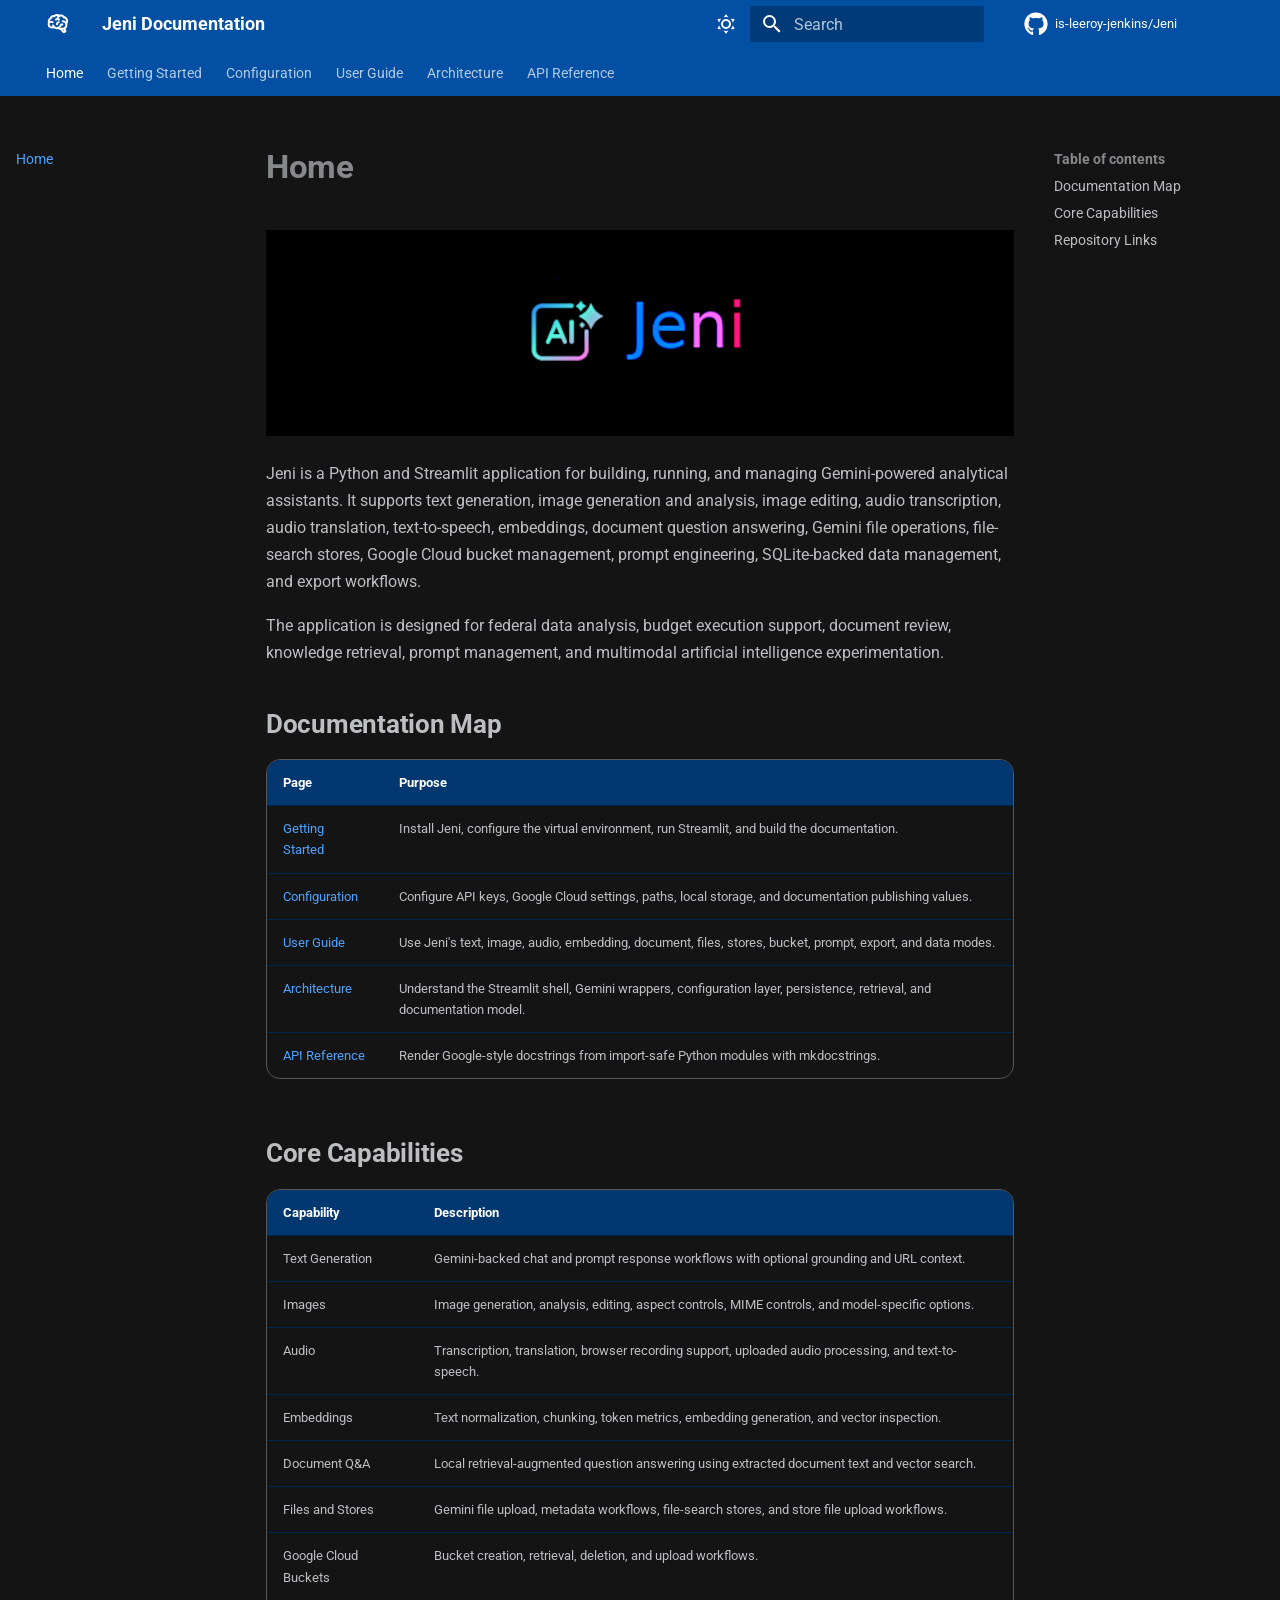
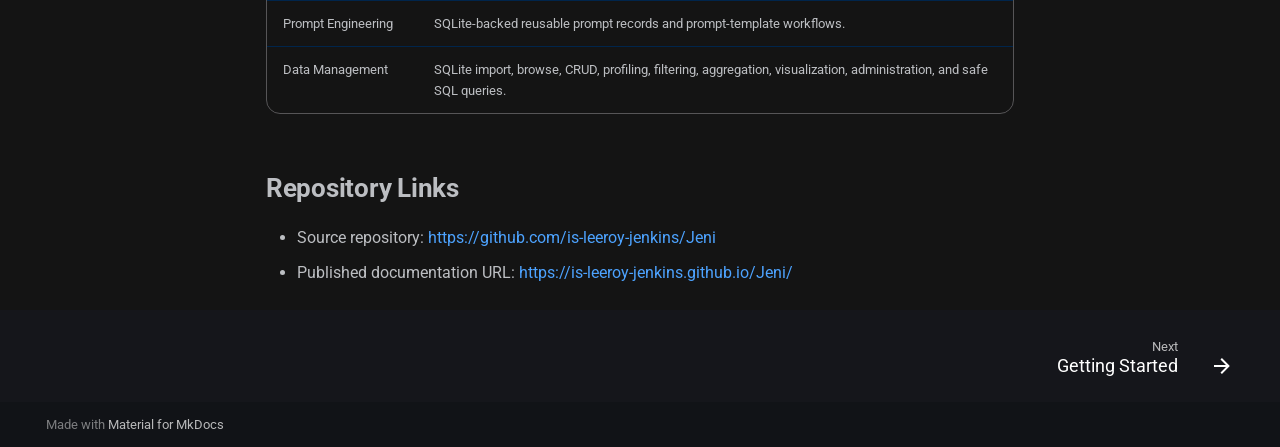
<file: index.html>
<!doctype html>
<html lang="en" class="no-js">
  <head>
    
      <meta charset="utf-8">
      <meta name="viewport" content="width=device-width,initial-scale=1">
      
        <meta name="description" content="Official documentation for Jeni, a Gemini-powered multimodal AI assistant for analysis, document review, retrieval, prompt management, and data workflows.">
      
      
        <meta name="author" content="Terry D. Eppler">
      
      
        <link rel="canonical" href="https://is-leeroy-jenkins.github.io/Jeni/">
      
      
      
        <link rel="next" href="getting-started/">
      
      
        
      
      
      <link rel="icon" href="assets/images/favicon.png">
      <meta name="generator" content="mkdocs-1.6.1, mkdocs-material-9.7.7">
    
    
      
        <title>Jeni Documentation</title>
      
    
    
      <link rel="stylesheet" href="assets/stylesheets/main.ec1eaa64.min.css">
      
        
        <link rel="stylesheet" href="assets/stylesheets/palette.ab4e12ef.min.css">
      
      


    
    
      
    
    
      
        
        
        <link rel="preconnect" href="https://fonts.gstatic.com" crossorigin>
        <link rel="stylesheet" href="https://fonts.googleapis.com/css?family=Roboto:300,300i,400,400i,700,700i%7CRoboto+Mono:400,400i,700,700i&display=fallback">
        <style>:root{--md-text-font:"Roboto";--md-code-font:"Roboto Mono"}</style>
      
    
    
      <link rel="stylesheet" href="assets/_mkdocstrings.css">
    
      <link rel="stylesheet" href="stylesheets/extra.css">
    
    <script>__md_scope=new URL(".",location),__md_hash=e=>[...e].reduce(((e,_)=>(e<<5)-e+_.charCodeAt(0)),0),__md_get=(e,_=localStorage,t=__md_scope)=>JSON.parse(_.getItem(t.pathname+"."+e)),__md_set=(e,_,t=localStorage,a=__md_scope)=>{try{t.setItem(a.pathname+"."+e,JSON.stringify(_))}catch(e){}}</script>
    
      

    
    
  </head>
  
  
    
    
      
    
    
    
    
    <body dir="ltr" data-md-color-scheme="slate" data-md-color-primary="blue" data-md-color-accent="light-blue">
  
    
    <input class="md-toggle" data-md-toggle="drawer" type="checkbox" id="__drawer" autocomplete="off">
    <input class="md-toggle" data-md-toggle="search" type="checkbox" id="__search" autocomplete="off">
    <label class="md-overlay" for="__drawer"></label>
    <div data-md-component="skip">
      
        
        <a href="#documentation-map" class="md-skip">
          Skip to content
        </a>
      
    </div>
    <div data-md-component="announce">
      
    </div>
    
    
      

<header class="md-header" data-md-component="header">
  <nav class="md-header__inner md-grid" aria-label="Header">
    <a href="." title="Jeni Documentation" class="md-header__button md-logo" aria-label="Jeni Documentation" data-md-component="logo">
      
  
  <svg xmlns="http://www.w3.org/2000/svg" viewBox="0 0 24 24"><path d="M21.33 12.91c.09 1.55-.62 3.04-1.89 3.95l.77 1.49c.23.45.26.98.06 1.45-.19.47-.58.84-1.06 1l-.79.25a1.687 1.687 0 0 1-1.86-.55L14.44 18c-.89-.15-1.73-.53-2.44-1.1-.5.15-1 .23-1.5.23-.88 0-1.76-.27-2.5-.79-.53.16-1.07.23-1.62.22-.79.01-1.57-.15-2.3-.45a4.1 4.1 0 0 1-2.43-3.61c-.08-.72.04-1.45.35-2.11-.29-.75-.32-1.57-.07-2.33C2.3 7.11 3 6.32 3.87 5.82c.58-1.69 2.21-2.82 4-2.7 1.6-1.5 4.05-1.66 5.83-.37.42-.11.86-.17 1.3-.17 1.36-.03 2.65.57 3.5 1.64 2.04.53 3.5 2.35 3.58 4.47.05 1.11-.25 2.2-.86 3.13.07.36.11.72.11 1.09m-5-1.41c.57.07 1.02.5 1.02 1.07a1 1 0 0 1-1 1h-.63c-.32.9-.88 1.69-1.62 2.29.25.09.51.14.77.21 5.13-.07 4.53-3.2 4.53-3.25a2.59 2.59 0 0 0-2.69-2.49 1 1 0 0 1-1-1 1 1 0 0 1 1-1c1.23.03 2.41.49 3.33 1.3.05-.29.08-.59.08-.89-.06-1.24-.62-2.32-2.87-2.53-1.25-2.96-4.4-1.32-4.4-.4-.03.23.21.72.25.75a1 1 0 0 1 1 1c0 .55-.45 1-1 1-.53-.02-1.03-.22-1.43-.56-.48.31-1.03.5-1.6.56-.57.05-1.04-.35-1.07-.9a.97.97 0 0 1 .88-1.1c.16-.02.94-.14.94-.77 0-.66.25-1.29.68-1.79-.92-.25-1.91.08-2.91 1.29C6.75 5 6 5.25 5.45 7.2 4.5 7.67 4 8 3.78 9c1.08-.22 2.19-.13 3.22.25.5.19.78.75.59 1.29-.19.52-.77.78-1.29.59-.73-.32-1.55-.34-2.3-.06-.32.27-.32.83-.32 1.27 0 .74.37 1.43 1 1.83.53.27 1.12.41 1.71.4q-.225-.39-.39-.81a1.038 1.038 0 0 1 1.96-.68c.4 1.14 1.42 1.92 2.62 2.05 1.37-.07 2.59-.88 3.19-2.13.23-1.38 1.34-1.5 2.56-1.5m2 7.47-.62-1.3-.71.16 1 1.25zm-4.65-8.61a1 1 0 0 0-.91-1.03c-.71-.04-1.4.2-1.93.67-.57.58-.87 1.38-.84 2.19a1 1 0 0 0 1 1c.57 0 1-.45 1-1 0-.27.07-.54.23-.76.12-.1.27-.15.43-.15.55.03 1.02-.38 1.02-.92"/></svg>

    </a>
    <label class="md-header__button md-icon" for="__drawer">
      
      <svg xmlns="http://www.w3.org/2000/svg" viewBox="0 0 24 24"><path d="M3 6h18v2H3zm0 5h18v2H3zm0 5h18v2H3z"/></svg>
    </label>
    <div class="md-header__title" data-md-component="header-title">
      <div class="md-header__ellipsis">
        <div class="md-header__topic">
          <span class="md-ellipsis">
            Jeni Documentation
          </span>
        </div>
        <div class="md-header__topic" data-md-component="header-topic">
          <span class="md-ellipsis">
            
              Home
            
          </span>
        </div>
      </div>
    </div>
    
      
        <form class="md-header__option" data-md-component="palette">
  
    
    
    
    <input class="md-option" data-md-color-media="" data-md-color-scheme="slate" data-md-color-primary="blue" data-md-color-accent="light-blue"  aria-label="Switch to light mode"  type="radio" name="__palette" id="__palette_0">
    
      <label class="md-header__button md-icon" title="Switch to light mode" for="__palette_1" hidden>
        <svg xmlns="http://www.w3.org/2000/svg" viewBox="0 0 24 24"><path d="M12 7a5 5 0 0 1 5 5 5 5 0 0 1-5 5 5 5 0 0 1-5-5 5 5 0 0 1 5-5m0 2a3 3 0 0 0-3 3 3 3 0 0 0 3 3 3 3 0 0 0 3-3 3 3 0 0 0-3-3m0-7 2.39 3.42C13.65 5.15 12.84 5 12 5s-1.65.15-2.39.42zM3.34 7l4.16-.35A7.2 7.2 0 0 0 5.94 8.5c-.44.74-.69 1.5-.83 2.29zm.02 10 1.76-3.77a7.131 7.131 0 0 0 2.38 4.14zM20.65 7l-1.77 3.79a7.02 7.02 0 0 0-2.38-4.15zm-.01 10-4.14.36c.59-.51 1.12-1.14 1.54-1.86.42-.73.69-1.5.83-2.29zM12 22l-2.41-3.44c.74.27 1.55.44 2.41.44.82 0 1.63-.17 2.37-.44z"/></svg>
      </label>
    
  
    
    
    
    <input class="md-option" data-md-color-media="" data-md-color-scheme="default" data-md-color-primary="blue" data-md-color-accent="light-blue"  aria-label="Switch to dark mode"  type="radio" name="__palette" id="__palette_1">
    
      <label class="md-header__button md-icon" title="Switch to dark mode" for="__palette_0" hidden>
        <svg xmlns="http://www.w3.org/2000/svg" viewBox="0 0 24 24"><path d="m17.75 4.09-2.53 1.94.91 3.06-2.63-1.81-2.63 1.81.91-3.06-2.53-1.94L12.44 4l1.06-3 1.06 3zm3.5 6.91-1.64 1.25.59 1.98-1.7-1.17-1.7 1.17.59-1.98L15.75 11l2.06-.05L18.5 9l.69 1.95zm-2.28 4.95c.83-.08 1.72 1.1 1.19 1.85-.32.45-.66.87-1.08 1.27C15.17 23 8.84 23 4.94 19.07c-3.91-3.9-3.91-10.24 0-14.14.4-.4.82-.76 1.27-1.08.75-.53 1.93.36 1.85 1.19-.27 2.86.69 5.83 2.89 8.02a9.96 9.96 0 0 0 8.02 2.89m-1.64 2.02a12.08 12.08 0 0 1-7.8-3.47c-2.17-2.19-3.33-5-3.49-7.82-2.81 3.14-2.7 7.96.31 10.98 3.02 3.01 7.84 3.12 10.98.31"/></svg>
      </label>
    
  
</form>
      
    
    
      <script>var palette=__md_get("__palette");if(palette&&palette.color){if("(prefers-color-scheme)"===palette.color.media){var media=matchMedia("(prefers-color-scheme: light)"),input=document.querySelector(media.matches?"[data-md-color-media='(prefers-color-scheme: light)']":"[data-md-color-media='(prefers-color-scheme: dark)']");palette.color.media=input.getAttribute("data-md-color-media"),palette.color.scheme=input.getAttribute("data-md-color-scheme"),palette.color.primary=input.getAttribute("data-md-color-primary"),palette.color.accent=input.getAttribute("data-md-color-accent")}for(var[key,value]of Object.entries(palette.color))document.body.setAttribute("data-md-color-"+key,value)}</script>
    
    
    
      
      
        <label class="md-header__button md-icon" for="__search">
          
          <svg xmlns="http://www.w3.org/2000/svg" viewBox="0 0 24 24"><path d="M9.5 3A6.5 6.5 0 0 1 16 9.5c0 1.61-.59 3.09-1.56 4.23l.27.27h.79l5 5-1.5 1.5-5-5v-.79l-.27-.27A6.52 6.52 0 0 1 9.5 16 6.5 6.5 0 0 1 3 9.5 6.5 6.5 0 0 1 9.5 3m0 2C7 5 5 7 5 9.5S7 14 9.5 14 14 12 14 9.5 12 5 9.5 5"/></svg>
        </label>
        <div class="md-search" data-md-component="search" role="dialog">
  <label class="md-search__overlay" for="__search"></label>
  <div class="md-search__inner" role="search">
    <form class="md-search__form" name="search">
      <input type="text" class="md-search__input" name="query" aria-label="Search" placeholder="Search" autocapitalize="off" autocorrect="off" autocomplete="off" spellcheck="false" data-md-component="search-query" required>
      <label class="md-search__icon md-icon" for="__search">
        
        <svg xmlns="http://www.w3.org/2000/svg" viewBox="0 0 24 24"><path d="M9.5 3A6.5 6.5 0 0 1 16 9.5c0 1.61-.59 3.09-1.56 4.23l.27.27h.79l5 5-1.5 1.5-5-5v-.79l-.27-.27A6.52 6.52 0 0 1 9.5 16 6.5 6.5 0 0 1 3 9.5 6.5 6.5 0 0 1 9.5 3m0 2C7 5 5 7 5 9.5S7 14 9.5 14 14 12 14 9.5 12 5 9.5 5"/></svg>
        
        <svg xmlns="http://www.w3.org/2000/svg" viewBox="0 0 24 24"><path d="M20 11v2H8l5.5 5.5-1.42 1.42L4.16 12l7.92-7.92L13.5 5.5 8 11z"/></svg>
      </label>
      <nav class="md-search__options" aria-label="Search">
        
          <a href="javascript:void(0)" class="md-search__icon md-icon" title="Share" aria-label="Share" data-clipboard data-clipboard-text="" data-md-component="search-share" tabindex="-1">
            
            <svg xmlns="http://www.w3.org/2000/svg" viewBox="0 0 24 24"><path d="M18 16.08c-.76 0-1.44.3-1.96.77L8.91 12.7c.05-.23.09-.46.09-.7s-.04-.47-.09-.7l7.05-4.11c.54.5 1.25.81 2.04.81a3 3 0 0 0 3-3 3 3 0 0 0-3-3 3 3 0 0 0-3 3c0 .24.04.47.09.7L8.04 9.81C7.5 9.31 6.79 9 6 9a3 3 0 0 0-3 3 3 3 0 0 0 3 3c.79 0 1.5-.31 2.04-.81l7.12 4.15c-.05.21-.08.43-.08.66 0 1.61 1.31 2.91 2.92 2.91s2.92-1.3 2.92-2.91A2.92 2.92 0 0 0 18 16.08"/></svg>
          </a>
        
        <button type="reset" class="md-search__icon md-icon" title="Clear" aria-label="Clear" tabindex="-1">
          
          <svg xmlns="http://www.w3.org/2000/svg" viewBox="0 0 24 24"><path d="M19 6.41 17.59 5 12 10.59 6.41 5 5 6.41 10.59 12 5 17.59 6.41 19 12 13.41 17.59 19 19 17.59 13.41 12z"/></svg>
        </button>
      </nav>
      
        <div class="md-search__suggest" data-md-component="search-suggest"></div>
      
    </form>
    <div class="md-search__output">
      <div class="md-search__scrollwrap" tabindex="0" data-md-scrollfix>
        <div class="md-search-result" data-md-component="search-result">
          <div class="md-search-result__meta">
            Initializing search
          </div>
          <ol class="md-search-result__list" role="presentation"></ol>
        </div>
      </div>
    </div>
  </div>
</div>
      
    
    
      <div class="md-header__source">
        <a href="https://github.com/is-leeroy-jenkins/Jeni" title="Go to repository" class="md-source" data-md-component="source">
  <div class="md-source__icon md-icon">
    
    <svg xmlns="http://www.w3.org/2000/svg" viewBox="0 0 512 512"><!--! Font Awesome Free 7.1.0 by @fontawesome - https://fontawesome.com License - https://fontawesome.com/license/free (Icons: CC BY 4.0, Fonts: SIL OFL 1.1, Code: MIT License) Copyright 2025 Fonticons, Inc.--><path d="M173.9 397.4c0 2-2.3 3.6-5.2 3.6-3.3.3-5.6-1.3-5.6-3.6 0-2 2.3-3.6 5.2-3.6 3-.3 5.6 1.3 5.6 3.6m-31.1-4.5c-.7 2 1.3 4.3 4.3 4.9 2.6 1 5.6 0 6.2-2s-1.3-4.3-4.3-5.2c-2.6-.7-5.5.3-6.2 2.3m44.2-1.7c-2.9.7-4.9 2.6-4.6 4.9.3 2 2.9 3.3 5.9 2.6 2.9-.7 4.9-2.6 4.6-4.6-.3-1.9-3-3.2-5.9-2.9M252.8 8C114.1 8 8 113.3 8 252c0 110.9 69.8 205.8 169.5 239.2 12.8 2.3 17.3-5.6 17.3-12.1 0-6.2-.3-40.4-.3-61.4 0 0-70 15-84.7-29.8 0 0-11.4-29.1-27.8-36.6 0 0-22.9-15.7 1.6-15.4 0 0 24.9 2 38.6 25.8 21.9 38.6 58.6 27.5 72.9 20.9 2.3-16 8.8-27.1 16-33.7-55.9-6.2-112.3-14.3-112.3-110.5 0-27.5 7.6-41.3 23.6-58.9-2.6-6.5-11.1-33.3 2.6-67.9 20.9-6.5 69 27 69 27 20-5.6 41.5-8.5 62.8-8.5s42.8 2.9 62.8 8.5c0 0 48.1-33.6 69-27 13.7 34.7 5.2 61.4 2.6 67.9 16 17.7 25.8 31.5 25.8 58.9 0 96.5-58.9 104.2-114.8 110.5 9.2 7.9 17 22.9 17 46.4 0 33.7-.3 75.4-.3 83.6 0 6.5 4.6 14.4 17.3 12.1C436.2 457.8 504 362.9 504 252 504 113.3 391.5 8 252.8 8M105.2 352.9c-1.3 1-1 3.3.7 5.2 1.6 1.6 3.9 2.3 5.2 1 1.3-1 1-3.3-.7-5.2-1.6-1.6-3.9-2.3-5.2-1m-10.8-8.1c-.7 1.3.3 2.9 2.3 3.9 1.6 1 3.6.7 4.3-.7.7-1.3-.3-2.9-2.3-3.9-2-.6-3.6-.3-4.3.7m32.4 35.6c-1.6 1.3-1 4.3 1.3 6.2 2.3 2.3 5.2 2.6 6.5 1 1.3-1.3.7-4.3-1.3-6.2-2.2-2.3-5.2-2.6-6.5-1m-11.4-14.7c-1.6 1-1.6 3.6 0 5.9s4.3 3.3 5.6 2.3c1.6-1.3 1.6-3.9 0-6.2-1.4-2.3-4-3.3-5.6-2"/></svg>
  </div>
  <div class="md-source__repository">
    is-leeroy-jenkins/Jeni
  </div>
</a>
      </div>
    
  </nav>
  
</header>
    
    <div class="md-container" data-md-component="container">
      
      
        
          
            
<nav class="md-tabs" aria-label="Tabs" data-md-component="tabs">
  <div class="md-grid">
    <ul class="md-tabs__list">
      
        
  
  
  
    
  
  
    <li class="md-tabs__item md-tabs__item--active">
      <a href="." class="md-tabs__link">
        
  
  
    
  
  Home

      </a>
    </li>
  

      
        
  
  
  
  
    <li class="md-tabs__item">
      <a href="getting-started/" class="md-tabs__link">
        
  
  
    
  
  Getting Started

      </a>
    </li>
  

      
        
  
  
  
  
    <li class="md-tabs__item">
      <a href="configuration/" class="md-tabs__link">
        
  
  
    
  
  Configuration

      </a>
    </li>
  

      
        
  
  
  
  
    <li class="md-tabs__item">
      <a href="user-guide/" class="md-tabs__link">
        
  
  
    
  
  User Guide

      </a>
    </li>
  

      
        
  
  
  
  
    <li class="md-tabs__item">
      <a href="architecture/" class="md-tabs__link">
        
  
  
    
  
  Architecture

      </a>
    </li>
  

      
        
  
  
  
  
    
    
      <li class="md-tabs__item">
        <a href="api/app/" class="md-tabs__link">
          
  
  
    
  
  API Reference

        </a>
      </li>
    
  

      
    </ul>
  </div>
</nav>
          
        
      
      <main class="md-main" data-md-component="main">
        <div class="md-main__inner md-grid">
          
            
              
              <div class="md-sidebar md-sidebar--primary" data-md-component="sidebar" data-md-type="navigation" >
                <div class="md-sidebar__scrollwrap">
                  <div class="md-sidebar__inner">
                    


  


<nav class="md-nav md-nav--primary md-nav--lifted" aria-label="Navigation" data-md-level="0">
  <label class="md-nav__title" for="__drawer">
    <a href="." title="Jeni Documentation" class="md-nav__button md-logo" aria-label="Jeni Documentation" data-md-component="logo">
      
  
  <svg xmlns="http://www.w3.org/2000/svg" viewBox="0 0 24 24"><path d="M21.33 12.91c.09 1.55-.62 3.04-1.89 3.95l.77 1.49c.23.45.26.98.06 1.45-.19.47-.58.84-1.06 1l-.79.25a1.687 1.687 0 0 1-1.86-.55L14.44 18c-.89-.15-1.73-.53-2.44-1.1-.5.15-1 .23-1.5.23-.88 0-1.76-.27-2.5-.79-.53.16-1.07.23-1.62.22-.79.01-1.57-.15-2.3-.45a4.1 4.1 0 0 1-2.43-3.61c-.08-.72.04-1.45.35-2.11-.29-.75-.32-1.57-.07-2.33C2.3 7.11 3 6.32 3.87 5.82c.58-1.69 2.21-2.82 4-2.7 1.6-1.5 4.05-1.66 5.83-.37.42-.11.86-.17 1.3-.17 1.36-.03 2.65.57 3.5 1.64 2.04.53 3.5 2.35 3.58 4.47.05 1.11-.25 2.2-.86 3.13.07.36.11.72.11 1.09m-5-1.41c.57.07 1.02.5 1.02 1.07a1 1 0 0 1-1 1h-.63c-.32.9-.88 1.69-1.62 2.29.25.09.51.14.77.21 5.13-.07 4.53-3.2 4.53-3.25a2.59 2.59 0 0 0-2.69-2.49 1 1 0 0 1-1-1 1 1 0 0 1 1-1c1.23.03 2.41.49 3.33 1.3.05-.29.08-.59.08-.89-.06-1.24-.62-2.32-2.87-2.53-1.25-2.96-4.4-1.32-4.4-.4-.03.23.21.72.25.75a1 1 0 0 1 1 1c0 .55-.45 1-1 1-.53-.02-1.03-.22-1.43-.56-.48.31-1.03.5-1.6.56-.57.05-1.04-.35-1.07-.9a.97.97 0 0 1 .88-1.1c.16-.02.94-.14.94-.77 0-.66.25-1.29.68-1.79-.92-.25-1.91.08-2.91 1.29C6.75 5 6 5.25 5.45 7.2 4.5 7.67 4 8 3.78 9c1.08-.22 2.19-.13 3.22.25.5.19.78.75.59 1.29-.19.52-.77.78-1.29.59-.73-.32-1.55-.34-2.3-.06-.32.27-.32.83-.32 1.27 0 .74.37 1.43 1 1.83.53.27 1.12.41 1.71.4q-.225-.39-.39-.81a1.038 1.038 0 0 1 1.96-.68c.4 1.14 1.42 1.92 2.62 2.05 1.37-.07 2.59-.88 3.19-2.13.23-1.38 1.34-1.5 2.56-1.5m2 7.47-.62-1.3-.71.16 1 1.25zm-4.65-8.61a1 1 0 0 0-.91-1.03c-.71-.04-1.4.2-1.93.67-.57.58-.87 1.38-.84 2.19a1 1 0 0 0 1 1c.57 0 1-.45 1-1 0-.27.07-.54.23-.76.12-.1.27-.15.43-.15.55.03 1.02-.38 1.02-.92"/></svg>

    </a>
    Jeni Documentation
  </label>
  
    <div class="md-nav__source">
      <a href="https://github.com/is-leeroy-jenkins/Jeni" title="Go to repository" class="md-source" data-md-component="source">
  <div class="md-source__icon md-icon">
    
    <svg xmlns="http://www.w3.org/2000/svg" viewBox="0 0 512 512"><!--! Font Awesome Free 7.1.0 by @fontawesome - https://fontawesome.com License - https://fontawesome.com/license/free (Icons: CC BY 4.0, Fonts: SIL OFL 1.1, Code: MIT License) Copyright 2025 Fonticons, Inc.--><path d="M173.9 397.4c0 2-2.3 3.6-5.2 3.6-3.3.3-5.6-1.3-5.6-3.6 0-2 2.3-3.6 5.2-3.6 3-.3 5.6 1.3 5.6 3.6m-31.1-4.5c-.7 2 1.3 4.3 4.3 4.9 2.6 1 5.6 0 6.2-2s-1.3-4.3-4.3-5.2c-2.6-.7-5.5.3-6.2 2.3m44.2-1.7c-2.9.7-4.9 2.6-4.6 4.9.3 2 2.9 3.3 5.9 2.6 2.9-.7 4.9-2.6 4.6-4.6-.3-1.9-3-3.2-5.9-2.9M252.8 8C114.1 8 8 113.3 8 252c0 110.9 69.8 205.8 169.5 239.2 12.8 2.3 17.3-5.6 17.3-12.1 0-6.2-.3-40.4-.3-61.4 0 0-70 15-84.7-29.8 0 0-11.4-29.1-27.8-36.6 0 0-22.9-15.7 1.6-15.4 0 0 24.9 2 38.6 25.8 21.9 38.6 58.6 27.5 72.9 20.9 2.3-16 8.8-27.1 16-33.7-55.9-6.2-112.3-14.3-112.3-110.5 0-27.5 7.6-41.3 23.6-58.9-2.6-6.5-11.1-33.3 2.6-67.9 20.9-6.5 69 27 69 27 20-5.6 41.5-8.5 62.8-8.5s42.8 2.9 62.8 8.5c0 0 48.1-33.6 69-27 13.7 34.7 5.2 61.4 2.6 67.9 16 17.7 25.8 31.5 25.8 58.9 0 96.5-58.9 104.2-114.8 110.5 9.2 7.9 17 22.9 17 46.4 0 33.7-.3 75.4-.3 83.6 0 6.5 4.6 14.4 17.3 12.1C436.2 457.8 504 362.9 504 252 504 113.3 391.5 8 252.8 8M105.2 352.9c-1.3 1-1 3.3.7 5.2 1.6 1.6 3.9 2.3 5.2 1 1.3-1 1-3.3-.7-5.2-1.6-1.6-3.9-2.3-5.2-1m-10.8-8.1c-.7 1.3.3 2.9 2.3 3.9 1.6 1 3.6.7 4.3-.7.7-1.3-.3-2.9-2.3-3.9-2-.6-3.6-.3-4.3.7m32.4 35.6c-1.6 1.3-1 4.3 1.3 6.2 2.3 2.3 5.2 2.6 6.5 1 1.3-1.3.7-4.3-1.3-6.2-2.2-2.3-5.2-2.6-6.5-1m-11.4-14.7c-1.6 1-1.6 3.6 0 5.9s4.3 3.3 5.6 2.3c1.6-1.3 1.6-3.9 0-6.2-1.4-2.3-4-3.3-5.6-2"/></svg>
  </div>
  <div class="md-source__repository">
    is-leeroy-jenkins/Jeni
  </div>
</a>
    </div>
  
  <ul class="md-nav__list" data-md-scrollfix>
    
      
      
  
  
    
  
  
  
    <li class="md-nav__item md-nav__item--active">
      
      <input class="md-nav__toggle md-toggle" type="checkbox" id="__toc">
      
      
      
        <label class="md-nav__link md-nav__link--active" for="__toc">
          
  
  
  <span class="md-ellipsis">
    
  
    Home
  

    
  </span>
  
  

          <span class="md-nav__icon md-icon"></span>
        </label>
      
      <a href="." class="md-nav__link md-nav__link--active">
        
  
  
  <span class="md-ellipsis">
    
  
    Home
  

    
  </span>
  
  

      </a>
      
        

<nav class="md-nav md-nav--secondary" aria-label="Table of contents">
  
  
  
  
    <label class="md-nav__title" for="__toc">
      <span class="md-nav__icon md-icon"></span>
      Table of contents
    </label>
    <ul class="md-nav__list" data-md-component="toc" data-md-scrollfix>
      
        <li class="md-nav__item">
  <a href="#documentation-map" class="md-nav__link">
    <span class="md-ellipsis">
      
        Documentation Map
      
    </span>
  </a>
  
</li>
      
        <li class="md-nav__item">
  <a href="#core-capabilities" class="md-nav__link">
    <span class="md-ellipsis">
      
        Core Capabilities
      
    </span>
  </a>
  
</li>
      
        <li class="md-nav__item">
  <a href="#repository-links" class="md-nav__link">
    <span class="md-ellipsis">
      
        Repository Links
      
    </span>
  </a>
  
</li>
      
    </ul>
  
</nav>
      
    </li>
  

    
      
      
  
  
  
  
    <li class="md-nav__item">
      <a href="getting-started/" class="md-nav__link">
        
  
  
  <span class="md-ellipsis">
    
  
    Getting Started
  

    
  </span>
  
  

      </a>
    </li>
  

    
      
      
  
  
  
  
    <li class="md-nav__item">
      <a href="configuration/" class="md-nav__link">
        
  
  
  <span class="md-ellipsis">
    
  
    Configuration
  

    
  </span>
  
  

      </a>
    </li>
  

    
      
      
  
  
  
  
    <li class="md-nav__item">
      <a href="user-guide/" class="md-nav__link">
        
  
  
  <span class="md-ellipsis">
    
  
    User Guide
  

    
  </span>
  
  

      </a>
    </li>
  

    
      
      
  
  
  
  
    <li class="md-nav__item">
      <a href="architecture/" class="md-nav__link">
        
  
  
  <span class="md-ellipsis">
    
  
    Architecture
  

    
  </span>
  
  

      </a>
    </li>
  

    
      
      
  
  
  
  
    
    
      
        
      
        
      
        
      
    
    
    
      
      
        
      
    
    
    <li class="md-nav__item md-nav__item--nested">
      
        
        
          
        
        <input class="md-nav__toggle md-toggle md-toggle--indeterminate" type="checkbox" id="__nav_6" >
        
          
          <label class="md-nav__link" for="__nav_6" id="__nav_6_label" tabindex="0">
            
  
  
  <span class="md-ellipsis">
    
  
    API Reference
  

    
  </span>
  
  

            <span class="md-nav__icon md-icon"></span>
          </label>
        
        <nav class="md-nav" data-md-level="1" aria-labelledby="__nav_6_label" aria-expanded="false">
          <label class="md-nav__title" for="__nav_6">
            <span class="md-nav__icon md-icon"></span>
            
  
    API Reference
  

          </label>
          <ul class="md-nav__list" data-md-scrollfix>
            
              
                
  
  
  
  
    <li class="md-nav__item">
      <a href="api/app/" class="md-nav__link">
        
  
  
  <span class="md-ellipsis">
    
  
    Application
  

    
  </span>
  
  

      </a>
    </li>
  

              
            
              
                
  
  
  
  
    <li class="md-nav__item">
      <a href="api/gemini/" class="md-nav__link">
        
  
  
  <span class="md-ellipsis">
    
  
    Gemini
  

    
  </span>
  
  

      </a>
    </li>
  

              
            
              
                
  
  
  
  
    <li class="md-nav__item">
      <a href="api/config/" class="md-nav__link">
        
  
  
  <span class="md-ellipsis">
    
  
    Configuration
  

    
  </span>
  
  

      </a>
    </li>
  

              
            
          </ul>
        </nav>
      
    </li>
  

    
  </ul>
</nav>
                  </div>
                </div>
              </div>
            
            
              
              <div class="md-sidebar md-sidebar--secondary" data-md-component="sidebar" data-md-type="toc" >
                <div class="md-sidebar__scrollwrap">
                  <div class="md-sidebar__inner">
                    

<nav class="md-nav md-nav--secondary" aria-label="Table of contents">
  
  
  
  
    <label class="md-nav__title" for="__toc">
      <span class="md-nav__icon md-icon"></span>
      Table of contents
    </label>
    <ul class="md-nav__list" data-md-component="toc" data-md-scrollfix>
      
        <li class="md-nav__item">
  <a href="#documentation-map" class="md-nav__link">
    <span class="md-ellipsis">
      
        Documentation Map
      
    </span>
  </a>
  
</li>
      
        <li class="md-nav__item">
  <a href="#core-capabilities" class="md-nav__link">
    <span class="md-ellipsis">
      
        Core Capabilities
      
    </span>
  </a>
  
</li>
      
        <li class="md-nav__item">
  <a href="#repository-links" class="md-nav__link">
    <span class="md-ellipsis">
      
        Repository Links
      
    </span>
  </a>
  
</li>
      
    </ul>
  
</nav>
                  </div>
                </div>
              </div>
            
          
          
            <div class="md-content" data-md-component="content">
              
              <article class="md-content__inner md-typeset">
                
                  


  
  


  <h1>Home</h1>

<p><img alt="" src="images/jeni_project.png" /></p>
<p>Jeni is a Python and Streamlit application for building, running, and managing Gemini-powered analytical assistants. It supports text generation, image generation and analysis, image editing, audio transcription, audio translation, text-to-speech, embeddings, document question answering, Gemini file operations, file-search stores, Google Cloud bucket management, prompt engineering, SQLite-backed data management, and export workflows.</p>
<p>The application is designed for federal data analysis, budget execution support, document review, knowledge retrieval, prompt management, and multimodal artificial intelligence experimentation.</p>
<h2 id="documentation-map">Documentation Map<a class="headerlink" href="#documentation-map" title="Permanent link">&para;</a></h2>
<table>
<thead>
<tr>
<th>Page</th>
<th>Purpose</th>
</tr>
</thead>
<tbody>
<tr>
<td><a href="getting-started/">Getting Started</a></td>
<td>Install Jeni, configure the virtual environment, run Streamlit, and build the documentation.</td>
</tr>
<tr>
<td><a href="configuration/">Configuration</a></td>
<td>Configure API keys, Google Cloud settings, paths, local storage, and documentation publishing values.</td>
</tr>
<tr>
<td><a href="user-guide/">User Guide</a></td>
<td>Use Jeni's text, image, audio, embedding, document, files, stores, bucket, prompt, export, and data modes.</td>
</tr>
<tr>
<td><a href="architecture/">Architecture</a></td>
<td>Understand the Streamlit shell, Gemini wrappers, configuration layer, persistence, retrieval, and documentation model.</td>
</tr>
<tr>
<td><a href="api/gemini/">API Reference</a></td>
<td>Render Google-style docstrings from import-safe Python modules with mkdocstrings.</td>
</tr>
</tbody>
</table>
<h2 id="core-capabilities">Core Capabilities<a class="headerlink" href="#core-capabilities" title="Permanent link">&para;</a></h2>
<table>
<thead>
<tr>
<th>Capability</th>
<th>Description</th>
</tr>
</thead>
<tbody>
<tr>
<td>Text Generation</td>
<td>Gemini-backed chat and prompt response workflows with optional grounding and URL context.</td>
</tr>
<tr>
<td>Images</td>
<td>Image generation, analysis, editing, aspect controls, MIME controls, and model-specific options.</td>
</tr>
<tr>
<td>Audio</td>
<td>Transcription, translation, browser recording support, uploaded audio processing, and text-to-speech.</td>
</tr>
<tr>
<td>Embeddings</td>
<td>Text normalization, chunking, token metrics, embedding generation, and vector inspection.</td>
</tr>
<tr>
<td>Document Q&amp;A</td>
<td>Local retrieval-augmented question answering using extracted document text and vector search.</td>
</tr>
<tr>
<td>Files and Stores</td>
<td>Gemini file upload, metadata workflows, file-search stores, and store file upload workflows.</td>
</tr>
<tr>
<td>Google Cloud Buckets</td>
<td>Bucket creation, retrieval, deletion, and upload workflows.</td>
</tr>
<tr>
<td>Prompt Engineering</td>
<td>SQLite-backed reusable prompt records and prompt-template workflows.</td>
</tr>
<tr>
<td>Data Management</td>
<td>SQLite import, browse, CRUD, profiling, filtering, aggregation, visualization, administration, and safe SQL queries.</td>
</tr>
</tbody>
</table>
<h2 id="repository-links">Repository Links<a class="headerlink" href="#repository-links" title="Permanent link">&para;</a></h2>
<ul>
<li>Source repository: <a href="https://github.com/is-leeroy-jenkins/Jeni">https://github.com/is-leeroy-jenkins/Jeni</a></li>
<li>Published documentation URL: <a href="https://is-leeroy-jenkins.github.io/Jeni/">https://is-leeroy-jenkins.github.io/Jeni/</a></li>
</ul>












                
              </article>
            </div>
          
          
<script>var target=document.getElementById(location.hash.slice(1));target&&target.name&&(target.checked=target.name.startsWith("__tabbed_"))</script>
        </div>
        
          <button type="button" class="md-top md-icon" data-md-component="top" hidden>
  
  <svg xmlns="http://www.w3.org/2000/svg" viewBox="0 0 24 24"><path d="M13 20h-2V8l-5.5 5.5-1.42-1.42L12 4.16l7.92 7.92-1.42 1.42L13 8z"/></svg>
  Back to top
</button>
        
      </main>
      
        <footer class="md-footer">
  
    
      
      <nav class="md-footer__inner md-grid" aria-label="Footer" >
        
        
          
          <a href="getting-started/" class="md-footer__link md-footer__link--next" aria-label="Next: Getting Started">
            <div class="md-footer__title">
              <span class="md-footer__direction">
                Next
              </span>
              <div class="md-ellipsis">
                Getting Started
              </div>
            </div>
            <div class="md-footer__button md-icon">
              
              <svg xmlns="http://www.w3.org/2000/svg" viewBox="0 0 24 24"><path d="M4 11v2h12l-5.5 5.5 1.42 1.42L19.84 12l-7.92-7.92L10.5 5.5 16 11z"/></svg>
            </div>
          </a>
        
      </nav>
    
  
  <div class="md-footer-meta md-typeset">
    <div class="md-footer-meta__inner md-grid">
      <div class="md-copyright">
  
  
    Made with
    <a href="https://squidfunk.github.io/mkdocs-material/" target="_blank" rel="noopener">
      Material for MkDocs
    </a>
  
</div>
      
    </div>
  </div>
</footer>
      
    </div>
    <div class="md-dialog" data-md-component="dialog">
      <div class="md-dialog__inner md-typeset"></div>
    </div>
    
    
    
      
      
      <script id="__config" type="application/json">{"annotate": null, "base": ".", "features": ["navigation.tabs", "navigation.sections", "navigation.expand", "navigation.top", "navigation.footer", "navigation.indexes", "toc.follow", "content.code.copy", "content.code.select", "search.highlight", "search.share", "search.suggest"], "search": "assets/javascripts/workers/search.2c215733.min.js", "tags": null, "translations": {"clipboard.copied": "Copied to clipboard", "clipboard.copy": "Copy to clipboard", "search.result.more.one": "1 more on this page", "search.result.more.other": "# more on this page", "search.result.none": "No matching documents", "search.result.one": "1 matching document", "search.result.other": "# matching documents", "search.result.placeholder": "Type to start searching", "search.result.term.missing": "Missing", "select.version": "Select version"}, "version": null}</script>
    
    
      <script src="assets/javascripts/bundle.d7400e89.min.js"></script>
      
        <script src="javascripts/extra.js"></script>
      
    
  </body>
</html>
</file>
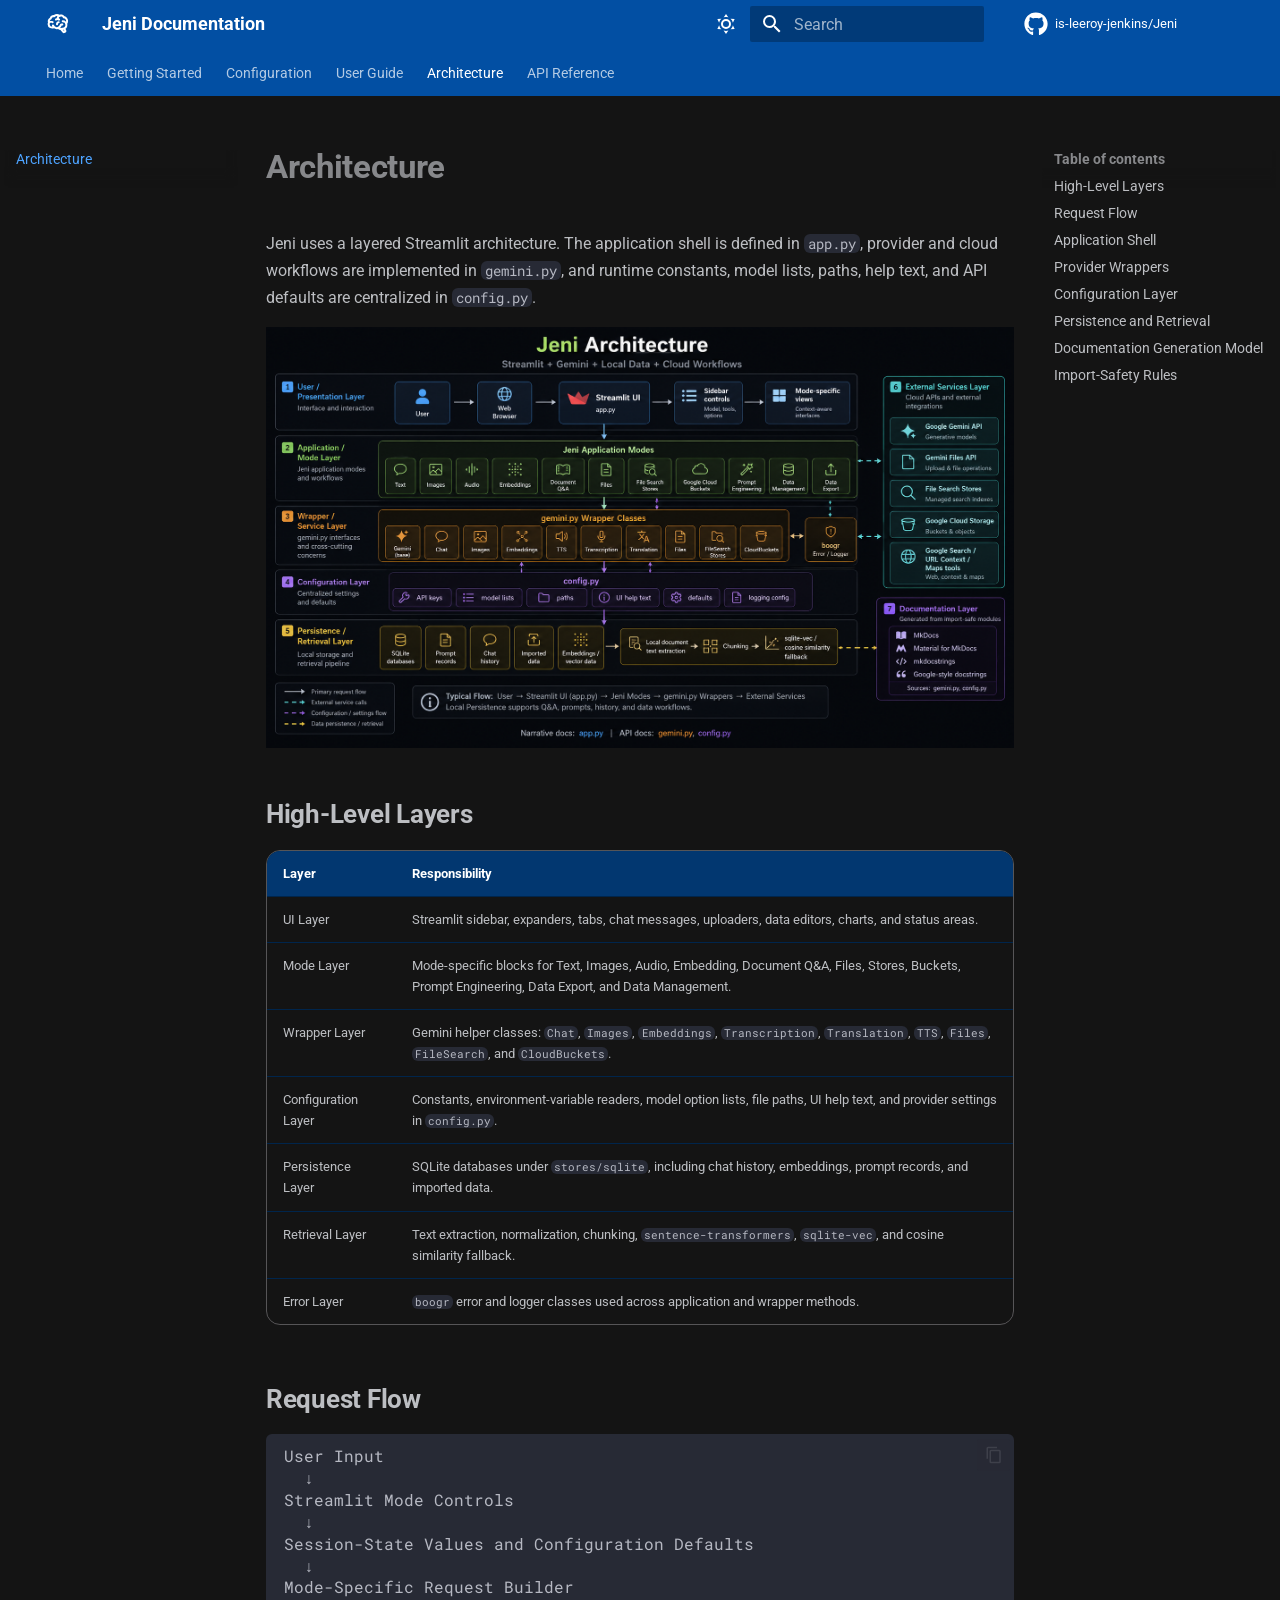
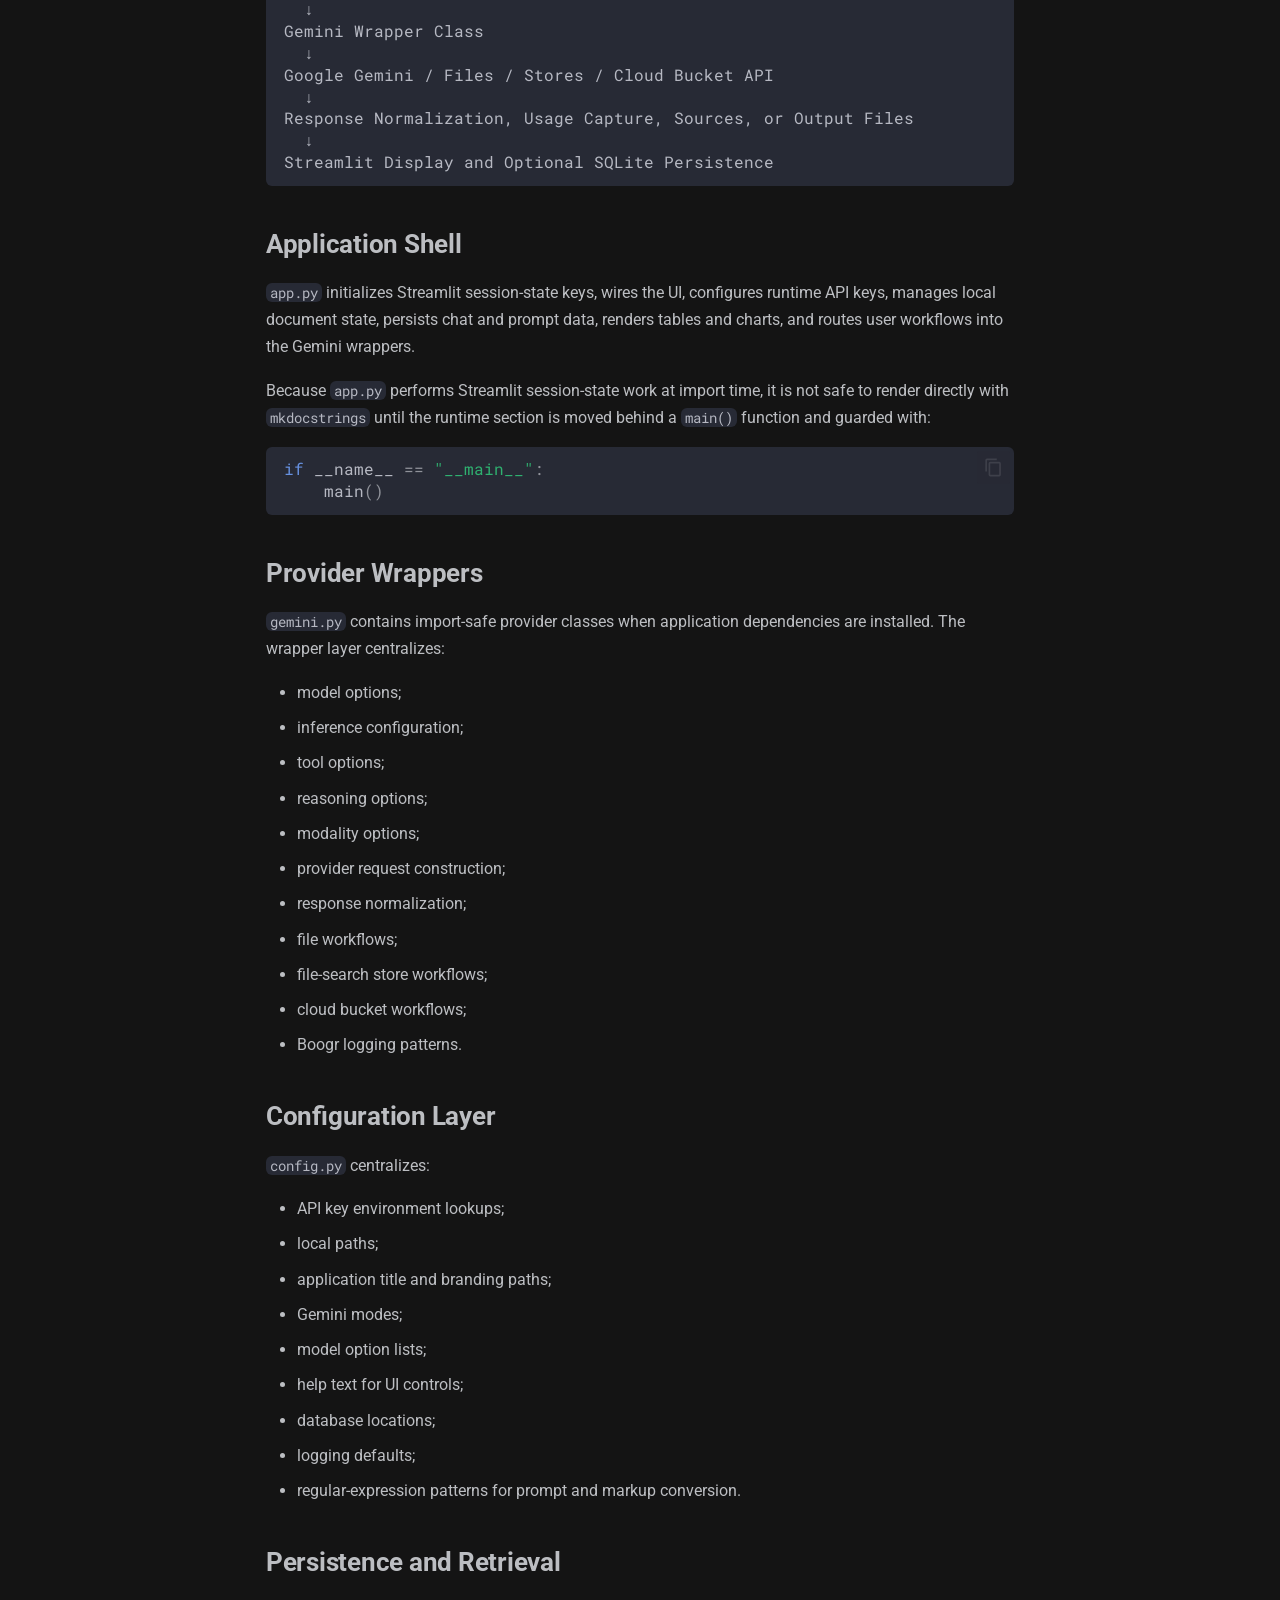
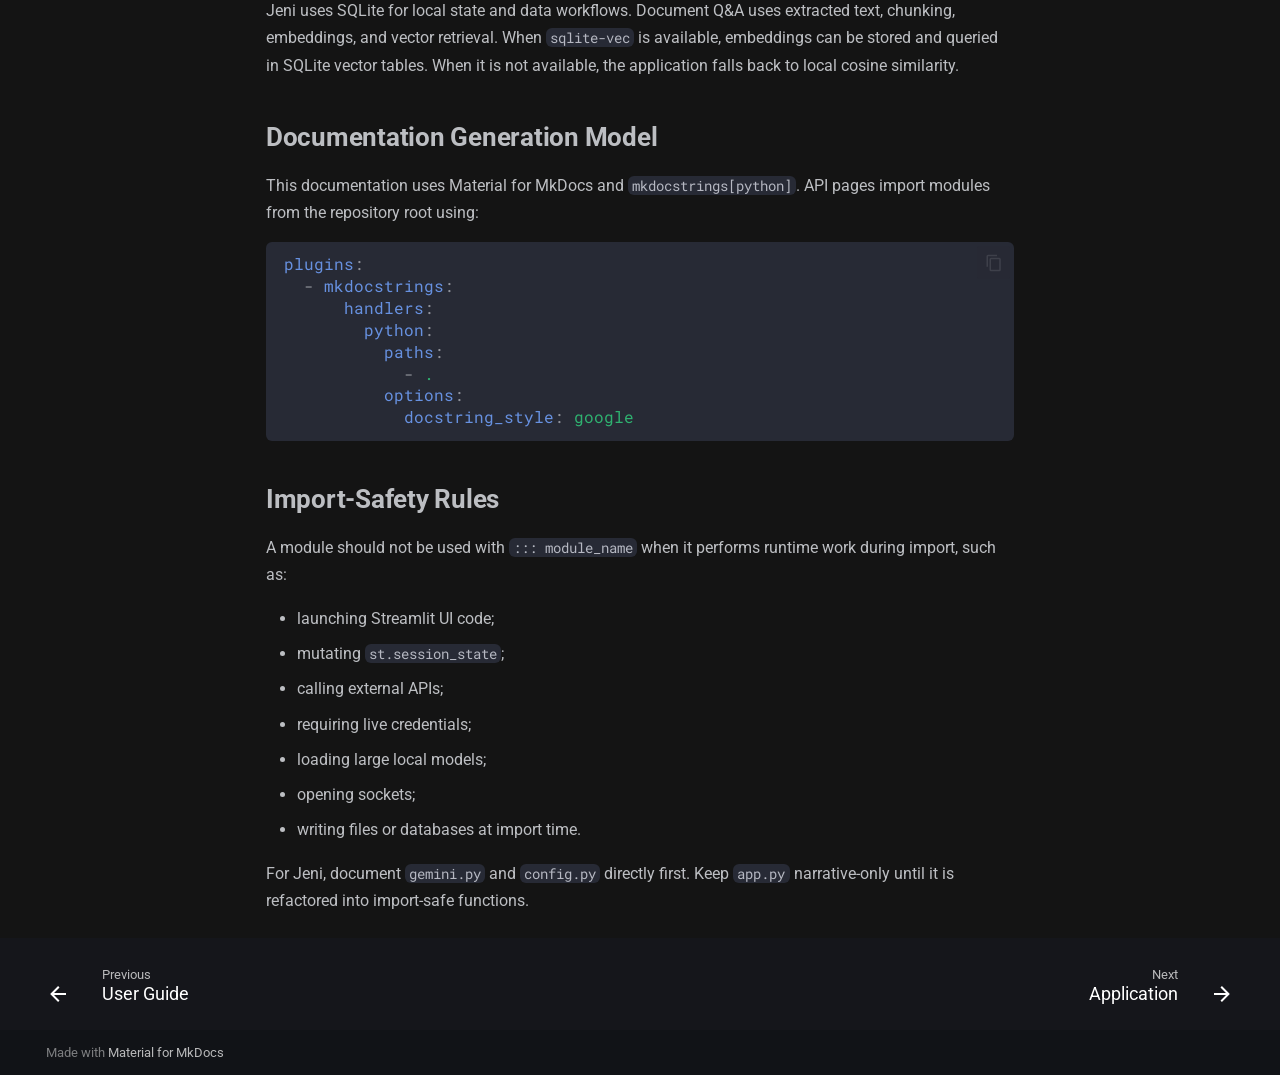
<file: architecture/index.html>
<!doctype html>
<html lang="en" class="no-js">
  <head>
    
      <meta charset="utf-8">
      <meta name="viewport" content="width=device-width,initial-scale=1">
      
        <meta name="description" content="Official documentation for Jeni, a Gemini-powered multimodal AI assistant for analysis, document review, retrieval, prompt management, and data workflows.">
      
      
        <meta name="author" content="Terry D. Eppler">
      
      
        <link rel="canonical" href="https://is-leeroy-jenkins.github.io/Jeni/architecture/">
      
      
        <link rel="prev" href="../user-guide/">
      
      
        <link rel="next" href="../api/app/">
      
      
        
      
      
      <link rel="icon" href="../assets/images/favicon.png">
      <meta name="generator" content="mkdocs-1.6.1, mkdocs-material-9.7.7">
    
    
      
        <title>Architecture - Jeni Documentation</title>
      
    
    
      <link rel="stylesheet" href="../assets/stylesheets/main.ec1eaa64.min.css">
      
        
        <link rel="stylesheet" href="../assets/stylesheets/palette.ab4e12ef.min.css">
      
      


    
    
      
    
    
      
        
        
        <link rel="preconnect" href="https://fonts.gstatic.com" crossorigin>
        <link rel="stylesheet" href="https://fonts.googleapis.com/css?family=Roboto:300,300i,400,400i,700,700i%7CRoboto+Mono:400,400i,700,700i&display=fallback">
        <style>:root{--md-text-font:"Roboto";--md-code-font:"Roboto Mono"}</style>
      
    
    
      <link rel="stylesheet" href="../assets/_mkdocstrings.css">
    
      <link rel="stylesheet" href="../stylesheets/extra.css">
    
    <script>__md_scope=new URL("..",location),__md_hash=e=>[...e].reduce(((e,_)=>(e<<5)-e+_.charCodeAt(0)),0),__md_get=(e,_=localStorage,t=__md_scope)=>JSON.parse(_.getItem(t.pathname+"."+e)),__md_set=(e,_,t=localStorage,a=__md_scope)=>{try{t.setItem(a.pathname+"."+e,JSON.stringify(_))}catch(e){}}</script>
    
      

    
    
  </head>
  
  
    
    
      
    
    
    
    
    <body dir="ltr" data-md-color-scheme="slate" data-md-color-primary="blue" data-md-color-accent="light-blue">
  
    
    <input class="md-toggle" data-md-toggle="drawer" type="checkbox" id="__drawer" autocomplete="off">
    <input class="md-toggle" data-md-toggle="search" type="checkbox" id="__search" autocomplete="off">
    <label class="md-overlay" for="__drawer"></label>
    <div data-md-component="skip">
      
        
        <a href="#architecture" class="md-skip">
          Skip to content
        </a>
      
    </div>
    <div data-md-component="announce">
      
    </div>
    
    
      

<header class="md-header" data-md-component="header">
  <nav class="md-header__inner md-grid" aria-label="Header">
    <a href=".." title="Jeni Documentation" class="md-header__button md-logo" aria-label="Jeni Documentation" data-md-component="logo">
      
  
  <svg xmlns="http://www.w3.org/2000/svg" viewBox="0 0 24 24"><path d="M21.33 12.91c.09 1.55-.62 3.04-1.89 3.95l.77 1.49c.23.45.26.98.06 1.45-.19.47-.58.84-1.06 1l-.79.25a1.687 1.687 0 0 1-1.86-.55L14.44 18c-.89-.15-1.73-.53-2.44-1.1-.5.15-1 .23-1.5.23-.88 0-1.76-.27-2.5-.79-.53.16-1.07.23-1.62.22-.79.01-1.57-.15-2.3-.45a4.1 4.1 0 0 1-2.43-3.61c-.08-.72.04-1.45.35-2.11-.29-.75-.32-1.57-.07-2.33C2.3 7.11 3 6.32 3.87 5.82c.58-1.69 2.21-2.82 4-2.7 1.6-1.5 4.05-1.66 5.83-.37.42-.11.86-.17 1.3-.17 1.36-.03 2.65.57 3.5 1.64 2.04.53 3.5 2.35 3.58 4.47.05 1.11-.25 2.2-.86 3.13.07.36.11.72.11 1.09m-5-1.41c.57.07 1.02.5 1.02 1.07a1 1 0 0 1-1 1h-.63c-.32.9-.88 1.69-1.62 2.29.25.09.51.14.77.21 5.13-.07 4.53-3.2 4.53-3.25a2.59 2.59 0 0 0-2.69-2.49 1 1 0 0 1-1-1 1 1 0 0 1 1-1c1.23.03 2.41.49 3.33 1.3.05-.29.08-.59.08-.89-.06-1.24-.62-2.32-2.87-2.53-1.25-2.96-4.4-1.32-4.4-.4-.03.23.21.72.25.75a1 1 0 0 1 1 1c0 .55-.45 1-1 1-.53-.02-1.03-.22-1.43-.56-.48.31-1.03.5-1.6.56-.57.05-1.04-.35-1.07-.9a.97.97 0 0 1 .88-1.1c.16-.02.94-.14.94-.77 0-.66.25-1.29.68-1.79-.92-.25-1.91.08-2.91 1.29C6.75 5 6 5.25 5.45 7.2 4.5 7.67 4 8 3.78 9c1.08-.22 2.19-.13 3.22.25.5.19.78.75.59 1.29-.19.52-.77.78-1.29.59-.73-.32-1.55-.34-2.3-.06-.32.27-.32.83-.32 1.27 0 .74.37 1.43 1 1.83.53.27 1.12.41 1.71.4q-.225-.39-.39-.81a1.038 1.038 0 0 1 1.96-.68c.4 1.14 1.42 1.92 2.62 2.05 1.37-.07 2.59-.88 3.19-2.13.23-1.38 1.34-1.5 2.56-1.5m2 7.47-.62-1.3-.71.16 1 1.25zm-4.65-8.61a1 1 0 0 0-.91-1.03c-.71-.04-1.4.2-1.93.67-.57.58-.87 1.38-.84 2.19a1 1 0 0 0 1 1c.57 0 1-.45 1-1 0-.27.07-.54.23-.76.12-.1.27-.15.43-.15.55.03 1.02-.38 1.02-.92"/></svg>

    </a>
    <label class="md-header__button md-icon" for="__drawer">
      
      <svg xmlns="http://www.w3.org/2000/svg" viewBox="0 0 24 24"><path d="M3 6h18v2H3zm0 5h18v2H3zm0 5h18v2H3z"/></svg>
    </label>
    <div class="md-header__title" data-md-component="header-title">
      <div class="md-header__ellipsis">
        <div class="md-header__topic">
          <span class="md-ellipsis">
            Jeni Documentation
          </span>
        </div>
        <div class="md-header__topic" data-md-component="header-topic">
          <span class="md-ellipsis">
            
              Architecture
            
          </span>
        </div>
      </div>
    </div>
    
      
        <form class="md-header__option" data-md-component="palette">
  
    
    
    
    <input class="md-option" data-md-color-media="" data-md-color-scheme="slate" data-md-color-primary="blue" data-md-color-accent="light-blue"  aria-label="Switch to light mode"  type="radio" name="__palette" id="__palette_0">
    
      <label class="md-header__button md-icon" title="Switch to light mode" for="__palette_1" hidden>
        <svg xmlns="http://www.w3.org/2000/svg" viewBox="0 0 24 24"><path d="M12 7a5 5 0 0 1 5 5 5 5 0 0 1-5 5 5 5 0 0 1-5-5 5 5 0 0 1 5-5m0 2a3 3 0 0 0-3 3 3 3 0 0 0 3 3 3 3 0 0 0 3-3 3 3 0 0 0-3-3m0-7 2.39 3.42C13.65 5.15 12.84 5 12 5s-1.65.15-2.39.42zM3.34 7l4.16-.35A7.2 7.2 0 0 0 5.94 8.5c-.44.74-.69 1.5-.83 2.29zm.02 10 1.76-3.77a7.131 7.131 0 0 0 2.38 4.14zM20.65 7l-1.77 3.79a7.02 7.02 0 0 0-2.38-4.15zm-.01 10-4.14.36c.59-.51 1.12-1.14 1.54-1.86.42-.73.69-1.5.83-2.29zM12 22l-2.41-3.44c.74.27 1.55.44 2.41.44.82 0 1.63-.17 2.37-.44z"/></svg>
      </label>
    
  
    
    
    
    <input class="md-option" data-md-color-media="" data-md-color-scheme="default" data-md-color-primary="blue" data-md-color-accent="light-blue"  aria-label="Switch to dark mode"  type="radio" name="__palette" id="__palette_1">
    
      <label class="md-header__button md-icon" title="Switch to dark mode" for="__palette_0" hidden>
        <svg xmlns="http://www.w3.org/2000/svg" viewBox="0 0 24 24"><path d="m17.75 4.09-2.53 1.94.91 3.06-2.63-1.81-2.63 1.81.91-3.06-2.53-1.94L12.44 4l1.06-3 1.06 3zm3.5 6.91-1.64 1.25.59 1.98-1.7-1.17-1.7 1.17.59-1.98L15.75 11l2.06-.05L18.5 9l.69 1.95zm-2.28 4.95c.83-.08 1.72 1.1 1.19 1.85-.32.45-.66.87-1.08 1.27C15.17 23 8.84 23 4.94 19.07c-3.91-3.9-3.91-10.24 0-14.14.4-.4.82-.76 1.27-1.08.75-.53 1.93.36 1.85 1.19-.27 2.86.69 5.83 2.89 8.02a9.96 9.96 0 0 0 8.02 2.89m-1.64 2.02a12.08 12.08 0 0 1-7.8-3.47c-2.17-2.19-3.33-5-3.49-7.82-2.81 3.14-2.7 7.96.31 10.98 3.02 3.01 7.84 3.12 10.98.31"/></svg>
      </label>
    
  
</form>
      
    
    
      <script>var palette=__md_get("__palette");if(palette&&palette.color){if("(prefers-color-scheme)"===palette.color.media){var media=matchMedia("(prefers-color-scheme: light)"),input=document.querySelector(media.matches?"[data-md-color-media='(prefers-color-scheme: light)']":"[data-md-color-media='(prefers-color-scheme: dark)']");palette.color.media=input.getAttribute("data-md-color-media"),palette.color.scheme=input.getAttribute("data-md-color-scheme"),palette.color.primary=input.getAttribute("data-md-color-primary"),palette.color.accent=input.getAttribute("data-md-color-accent")}for(var[key,value]of Object.entries(palette.color))document.body.setAttribute("data-md-color-"+key,value)}</script>
    
    
    
      
      
        <label class="md-header__button md-icon" for="__search">
          
          <svg xmlns="http://www.w3.org/2000/svg" viewBox="0 0 24 24"><path d="M9.5 3A6.5 6.5 0 0 1 16 9.5c0 1.61-.59 3.09-1.56 4.23l.27.27h.79l5 5-1.5 1.5-5-5v-.79l-.27-.27A6.52 6.52 0 0 1 9.5 16 6.5 6.5 0 0 1 3 9.5 6.5 6.5 0 0 1 9.5 3m0 2C7 5 5 7 5 9.5S7 14 9.5 14 14 12 14 9.5 12 5 9.5 5"/></svg>
        </label>
        <div class="md-search" data-md-component="search" role="dialog">
  <label class="md-search__overlay" for="__search"></label>
  <div class="md-search__inner" role="search">
    <form class="md-search__form" name="search">
      <input type="text" class="md-search__input" name="query" aria-label="Search" placeholder="Search" autocapitalize="off" autocorrect="off" autocomplete="off" spellcheck="false" data-md-component="search-query" required>
      <label class="md-search__icon md-icon" for="__search">
        
        <svg xmlns="http://www.w3.org/2000/svg" viewBox="0 0 24 24"><path d="M9.5 3A6.5 6.5 0 0 1 16 9.5c0 1.61-.59 3.09-1.56 4.23l.27.27h.79l5 5-1.5 1.5-5-5v-.79l-.27-.27A6.52 6.52 0 0 1 9.5 16 6.5 6.5 0 0 1 3 9.5 6.5 6.5 0 0 1 9.5 3m0 2C7 5 5 7 5 9.5S7 14 9.5 14 14 12 14 9.5 12 5 9.5 5"/></svg>
        
        <svg xmlns="http://www.w3.org/2000/svg" viewBox="0 0 24 24"><path d="M20 11v2H8l5.5 5.5-1.42 1.42L4.16 12l7.92-7.92L13.5 5.5 8 11z"/></svg>
      </label>
      <nav class="md-search__options" aria-label="Search">
        
          <a href="javascript:void(0)" class="md-search__icon md-icon" title="Share" aria-label="Share" data-clipboard data-clipboard-text="" data-md-component="search-share" tabindex="-1">
            
            <svg xmlns="http://www.w3.org/2000/svg" viewBox="0 0 24 24"><path d="M18 16.08c-.76 0-1.44.3-1.96.77L8.91 12.7c.05-.23.09-.46.09-.7s-.04-.47-.09-.7l7.05-4.11c.54.5 1.25.81 2.04.81a3 3 0 0 0 3-3 3 3 0 0 0-3-3 3 3 0 0 0-3 3c0 .24.04.47.09.7L8.04 9.81C7.5 9.31 6.79 9 6 9a3 3 0 0 0-3 3 3 3 0 0 0 3 3c.79 0 1.5-.31 2.04-.81l7.12 4.15c-.05.21-.08.43-.08.66 0 1.61 1.31 2.91 2.92 2.91s2.92-1.3 2.92-2.91A2.92 2.92 0 0 0 18 16.08"/></svg>
          </a>
        
        <button type="reset" class="md-search__icon md-icon" title="Clear" aria-label="Clear" tabindex="-1">
          
          <svg xmlns="http://www.w3.org/2000/svg" viewBox="0 0 24 24"><path d="M19 6.41 17.59 5 12 10.59 6.41 5 5 6.41 10.59 12 5 17.59 6.41 19 12 13.41 17.59 19 19 17.59 13.41 12z"/></svg>
        </button>
      </nav>
      
        <div class="md-search__suggest" data-md-component="search-suggest"></div>
      
    </form>
    <div class="md-search__output">
      <div class="md-search__scrollwrap" tabindex="0" data-md-scrollfix>
        <div class="md-search-result" data-md-component="search-result">
          <div class="md-search-result__meta">
            Initializing search
          </div>
          <ol class="md-search-result__list" role="presentation"></ol>
        </div>
      </div>
    </div>
  </div>
</div>
      
    
    
      <div class="md-header__source">
        <a href="https://github.com/is-leeroy-jenkins/Jeni" title="Go to repository" class="md-source" data-md-component="source">
  <div class="md-source__icon md-icon">
    
    <svg xmlns="http://www.w3.org/2000/svg" viewBox="0 0 512 512"><!--! Font Awesome Free 7.1.0 by @fontawesome - https://fontawesome.com License - https://fontawesome.com/license/free (Icons: CC BY 4.0, Fonts: SIL OFL 1.1, Code: MIT License) Copyright 2025 Fonticons, Inc.--><path d="M173.9 397.4c0 2-2.3 3.6-5.2 3.6-3.3.3-5.6-1.3-5.6-3.6 0-2 2.3-3.6 5.2-3.6 3-.3 5.6 1.3 5.6 3.6m-31.1-4.5c-.7 2 1.3 4.3 4.3 4.9 2.6 1 5.6 0 6.2-2s-1.3-4.3-4.3-5.2c-2.6-.7-5.5.3-6.2 2.3m44.2-1.7c-2.9.7-4.9 2.6-4.6 4.9.3 2 2.9 3.3 5.9 2.6 2.9-.7 4.9-2.6 4.6-4.6-.3-1.9-3-3.2-5.9-2.9M252.8 8C114.1 8 8 113.3 8 252c0 110.9 69.8 205.8 169.5 239.2 12.8 2.3 17.3-5.6 17.3-12.1 0-6.2-.3-40.4-.3-61.4 0 0-70 15-84.7-29.8 0 0-11.4-29.1-27.8-36.6 0 0-22.9-15.7 1.6-15.4 0 0 24.9 2 38.6 25.8 21.9 38.6 58.6 27.5 72.9 20.9 2.3-16 8.8-27.1 16-33.7-55.9-6.2-112.3-14.3-112.3-110.5 0-27.5 7.6-41.3 23.6-58.9-2.6-6.5-11.1-33.3 2.6-67.9 20.9-6.5 69 27 69 27 20-5.6 41.5-8.5 62.8-8.5s42.8 2.9 62.8 8.5c0 0 48.1-33.6 69-27 13.7 34.7 5.2 61.4 2.6 67.9 16 17.7 25.8 31.5 25.8 58.9 0 96.5-58.9 104.2-114.8 110.5 9.2 7.9 17 22.9 17 46.4 0 33.7-.3 75.4-.3 83.6 0 6.5 4.6 14.4 17.3 12.1C436.2 457.8 504 362.9 504 252 504 113.3 391.5 8 252.8 8M105.2 352.9c-1.3 1-1 3.3.7 5.2 1.6 1.6 3.9 2.3 5.2 1 1.3-1 1-3.3-.7-5.2-1.6-1.6-3.9-2.3-5.2-1m-10.8-8.1c-.7 1.3.3 2.9 2.3 3.9 1.6 1 3.6.7 4.3-.7.7-1.3-.3-2.9-2.3-3.9-2-.6-3.6-.3-4.3.7m32.4 35.6c-1.6 1.3-1 4.3 1.3 6.2 2.3 2.3 5.2 2.6 6.5 1 1.3-1.3.7-4.3-1.3-6.2-2.2-2.3-5.2-2.6-6.5-1m-11.4-14.7c-1.6 1-1.6 3.6 0 5.9s4.3 3.3 5.6 2.3c1.6-1.3 1.6-3.9 0-6.2-1.4-2.3-4-3.3-5.6-2"/></svg>
  </div>
  <div class="md-source__repository">
    is-leeroy-jenkins/Jeni
  </div>
</a>
      </div>
    
  </nav>
  
</header>
    
    <div class="md-container" data-md-component="container">
      
      
        
          
            
<nav class="md-tabs" aria-label="Tabs" data-md-component="tabs">
  <div class="md-grid">
    <ul class="md-tabs__list">
      
        
  
  
  
  
    <li class="md-tabs__item">
      <a href=".." class="md-tabs__link">
        
  
  
    
  
  Home

      </a>
    </li>
  

      
        
  
  
  
  
    <li class="md-tabs__item">
      <a href="../getting-started/" class="md-tabs__link">
        
  
  
    
  
  Getting Started

      </a>
    </li>
  

      
        
  
  
  
  
    <li class="md-tabs__item">
      <a href="../configuration/" class="md-tabs__link">
        
  
  
    
  
  Configuration

      </a>
    </li>
  

      
        
  
  
  
  
    <li class="md-tabs__item">
      <a href="../user-guide/" class="md-tabs__link">
        
  
  
    
  
  User Guide

      </a>
    </li>
  

      
        
  
  
  
    
  
  
    <li class="md-tabs__item md-tabs__item--active">
      <a href="./" class="md-tabs__link">
        
  
  
    
  
  Architecture

      </a>
    </li>
  

      
        
  
  
  
  
    
    
      <li class="md-tabs__item">
        <a href="../api/app/" class="md-tabs__link">
          
  
  
    
  
  API Reference

        </a>
      </li>
    
  

      
    </ul>
  </div>
</nav>
          
        
      
      <main class="md-main" data-md-component="main">
        <div class="md-main__inner md-grid">
          
            
              
              <div class="md-sidebar md-sidebar--primary" data-md-component="sidebar" data-md-type="navigation" >
                <div class="md-sidebar__scrollwrap">
                  <div class="md-sidebar__inner">
                    


  


<nav class="md-nav md-nav--primary md-nav--lifted" aria-label="Navigation" data-md-level="0">
  <label class="md-nav__title" for="__drawer">
    <a href=".." title="Jeni Documentation" class="md-nav__button md-logo" aria-label="Jeni Documentation" data-md-component="logo">
      
  
  <svg xmlns="http://www.w3.org/2000/svg" viewBox="0 0 24 24"><path d="M21.33 12.91c.09 1.55-.62 3.04-1.89 3.95l.77 1.49c.23.45.26.98.06 1.45-.19.47-.58.84-1.06 1l-.79.25a1.687 1.687 0 0 1-1.86-.55L14.44 18c-.89-.15-1.73-.53-2.44-1.1-.5.15-1 .23-1.5.23-.88 0-1.76-.27-2.5-.79-.53.16-1.07.23-1.62.22-.79.01-1.57-.15-2.3-.45a4.1 4.1 0 0 1-2.43-3.61c-.08-.72.04-1.45.35-2.11-.29-.75-.32-1.57-.07-2.33C2.3 7.11 3 6.32 3.87 5.82c.58-1.69 2.21-2.82 4-2.7 1.6-1.5 4.05-1.66 5.83-.37.42-.11.86-.17 1.3-.17 1.36-.03 2.65.57 3.5 1.64 2.04.53 3.5 2.35 3.58 4.47.05 1.11-.25 2.2-.86 3.13.07.36.11.72.11 1.09m-5-1.41c.57.07 1.02.5 1.02 1.07a1 1 0 0 1-1 1h-.63c-.32.9-.88 1.69-1.62 2.29.25.09.51.14.77.21 5.13-.07 4.53-3.2 4.53-3.25a2.59 2.59 0 0 0-2.69-2.49 1 1 0 0 1-1-1 1 1 0 0 1 1-1c1.23.03 2.41.49 3.33 1.3.05-.29.08-.59.08-.89-.06-1.24-.62-2.32-2.87-2.53-1.25-2.96-4.4-1.32-4.4-.4-.03.23.21.72.25.75a1 1 0 0 1 1 1c0 .55-.45 1-1 1-.53-.02-1.03-.22-1.43-.56-.48.31-1.03.5-1.6.56-.57.05-1.04-.35-1.07-.9a.97.97 0 0 1 .88-1.1c.16-.02.94-.14.94-.77 0-.66.25-1.29.68-1.79-.92-.25-1.91.08-2.91 1.29C6.75 5 6 5.25 5.45 7.2 4.5 7.67 4 8 3.78 9c1.08-.22 2.19-.13 3.22.25.5.19.78.75.59 1.29-.19.52-.77.78-1.29.59-.73-.32-1.55-.34-2.3-.06-.32.27-.32.83-.32 1.27 0 .74.37 1.43 1 1.83.53.27 1.12.41 1.71.4q-.225-.39-.39-.81a1.038 1.038 0 0 1 1.96-.68c.4 1.14 1.42 1.92 2.62 2.05 1.37-.07 2.59-.88 3.19-2.13.23-1.38 1.34-1.5 2.56-1.5m2 7.47-.62-1.3-.71.16 1 1.25zm-4.65-8.61a1 1 0 0 0-.91-1.03c-.71-.04-1.4.2-1.93.67-.57.58-.87 1.38-.84 2.19a1 1 0 0 0 1 1c.57 0 1-.45 1-1 0-.27.07-.54.23-.76.12-.1.27-.15.43-.15.55.03 1.02-.38 1.02-.92"/></svg>

    </a>
    Jeni Documentation
  </label>
  
    <div class="md-nav__source">
      <a href="https://github.com/is-leeroy-jenkins/Jeni" title="Go to repository" class="md-source" data-md-component="source">
  <div class="md-source__icon md-icon">
    
    <svg xmlns="http://www.w3.org/2000/svg" viewBox="0 0 512 512"><!--! Font Awesome Free 7.1.0 by @fontawesome - https://fontawesome.com License - https://fontawesome.com/license/free (Icons: CC BY 4.0, Fonts: SIL OFL 1.1, Code: MIT License) Copyright 2025 Fonticons, Inc.--><path d="M173.9 397.4c0 2-2.3 3.6-5.2 3.6-3.3.3-5.6-1.3-5.6-3.6 0-2 2.3-3.6 5.2-3.6 3-.3 5.6 1.3 5.6 3.6m-31.1-4.5c-.7 2 1.3 4.3 4.3 4.9 2.6 1 5.6 0 6.2-2s-1.3-4.3-4.3-5.2c-2.6-.7-5.5.3-6.2 2.3m44.2-1.7c-2.9.7-4.9 2.6-4.6 4.9.3 2 2.9 3.3 5.9 2.6 2.9-.7 4.9-2.6 4.6-4.6-.3-1.9-3-3.2-5.9-2.9M252.8 8C114.1 8 8 113.3 8 252c0 110.9 69.8 205.8 169.5 239.2 12.8 2.3 17.3-5.6 17.3-12.1 0-6.2-.3-40.4-.3-61.4 0 0-70 15-84.7-29.8 0 0-11.4-29.1-27.8-36.6 0 0-22.9-15.7 1.6-15.4 0 0 24.9 2 38.6 25.8 21.9 38.6 58.6 27.5 72.9 20.9 2.3-16 8.8-27.1 16-33.7-55.9-6.2-112.3-14.3-112.3-110.5 0-27.5 7.6-41.3 23.6-58.9-2.6-6.5-11.1-33.3 2.6-67.9 20.9-6.5 69 27 69 27 20-5.6 41.5-8.5 62.8-8.5s42.8 2.9 62.8 8.5c0 0 48.1-33.6 69-27 13.7 34.7 5.2 61.4 2.6 67.9 16 17.7 25.8 31.5 25.8 58.9 0 96.5-58.9 104.2-114.8 110.5 9.2 7.9 17 22.9 17 46.4 0 33.7-.3 75.4-.3 83.6 0 6.5 4.6 14.4 17.3 12.1C436.2 457.8 504 362.9 504 252 504 113.3 391.5 8 252.8 8M105.2 352.9c-1.3 1-1 3.3.7 5.2 1.6 1.6 3.9 2.3 5.2 1 1.3-1 1-3.3-.7-5.2-1.6-1.6-3.9-2.3-5.2-1m-10.8-8.1c-.7 1.3.3 2.9 2.3 3.9 1.6 1 3.6.7 4.3-.7.7-1.3-.3-2.9-2.3-3.9-2-.6-3.6-.3-4.3.7m32.4 35.6c-1.6 1.3-1 4.3 1.3 6.2 2.3 2.3 5.2 2.6 6.5 1 1.3-1.3.7-4.3-1.3-6.2-2.2-2.3-5.2-2.6-6.5-1m-11.4-14.7c-1.6 1-1.6 3.6 0 5.9s4.3 3.3 5.6 2.3c1.6-1.3 1.6-3.9 0-6.2-1.4-2.3-4-3.3-5.6-2"/></svg>
  </div>
  <div class="md-source__repository">
    is-leeroy-jenkins/Jeni
  </div>
</a>
    </div>
  
  <ul class="md-nav__list" data-md-scrollfix>
    
      
      
  
  
  
  
    <li class="md-nav__item">
      <a href=".." class="md-nav__link">
        
  
  
  <span class="md-ellipsis">
    
  
    Home
  

    
  </span>
  
  

      </a>
    </li>
  

    
      
      
  
  
  
  
    <li class="md-nav__item">
      <a href="../getting-started/" class="md-nav__link">
        
  
  
  <span class="md-ellipsis">
    
  
    Getting Started
  

    
  </span>
  
  

      </a>
    </li>
  

    
      
      
  
  
  
  
    <li class="md-nav__item">
      <a href="../configuration/" class="md-nav__link">
        
  
  
  <span class="md-ellipsis">
    
  
    Configuration
  

    
  </span>
  
  

      </a>
    </li>
  

    
      
      
  
  
  
  
    <li class="md-nav__item">
      <a href="../user-guide/" class="md-nav__link">
        
  
  
  <span class="md-ellipsis">
    
  
    User Guide
  

    
  </span>
  
  

      </a>
    </li>
  

    
      
      
  
  
    
  
  
  
    <li class="md-nav__item md-nav__item--active">
      
      <input class="md-nav__toggle md-toggle" type="checkbox" id="__toc">
      
      
        
      
      
        <label class="md-nav__link md-nav__link--active" for="__toc">
          
  
  
  <span class="md-ellipsis">
    
  
    Architecture
  

    
  </span>
  
  

          <span class="md-nav__icon md-icon"></span>
        </label>
      
      <a href="./" class="md-nav__link md-nav__link--active">
        
  
  
  <span class="md-ellipsis">
    
  
    Architecture
  

    
  </span>
  
  

      </a>
      
        

<nav class="md-nav md-nav--secondary" aria-label="Table of contents">
  
  
  
    
  
  
    <label class="md-nav__title" for="__toc">
      <span class="md-nav__icon md-icon"></span>
      Table of contents
    </label>
    <ul class="md-nav__list" data-md-component="toc" data-md-scrollfix>
      
        <li class="md-nav__item">
  <a href="#high-level-layers" class="md-nav__link">
    <span class="md-ellipsis">
      
        High-Level Layers
      
    </span>
  </a>
  
</li>
      
        <li class="md-nav__item">
  <a href="#request-flow" class="md-nav__link">
    <span class="md-ellipsis">
      
        Request Flow
      
    </span>
  </a>
  
</li>
      
        <li class="md-nav__item">
  <a href="#application-shell" class="md-nav__link">
    <span class="md-ellipsis">
      
        Application Shell
      
    </span>
  </a>
  
</li>
      
        <li class="md-nav__item">
  <a href="#provider-wrappers" class="md-nav__link">
    <span class="md-ellipsis">
      
        Provider Wrappers
      
    </span>
  </a>
  
</li>
      
        <li class="md-nav__item">
  <a href="#configuration-layer" class="md-nav__link">
    <span class="md-ellipsis">
      
        Configuration Layer
      
    </span>
  </a>
  
</li>
      
        <li class="md-nav__item">
  <a href="#persistence-and-retrieval" class="md-nav__link">
    <span class="md-ellipsis">
      
        Persistence and Retrieval
      
    </span>
  </a>
  
</li>
      
        <li class="md-nav__item">
  <a href="#documentation-generation-model" class="md-nav__link">
    <span class="md-ellipsis">
      
        Documentation Generation Model
      
    </span>
  </a>
  
</li>
      
        <li class="md-nav__item">
  <a href="#import-safety-rules" class="md-nav__link">
    <span class="md-ellipsis">
      
        Import-Safety Rules
      
    </span>
  </a>
  
</li>
      
    </ul>
  
</nav>
      
    </li>
  

    
      
      
  
  
  
  
    
    
      
        
      
        
      
        
      
    
    
    
      
      
        
      
    
    
    <li class="md-nav__item md-nav__item--nested">
      
        
        
          
        
        <input class="md-nav__toggle md-toggle md-toggle--indeterminate" type="checkbox" id="__nav_6" >
        
          
          <label class="md-nav__link" for="__nav_6" id="__nav_6_label" tabindex="0">
            
  
  
  <span class="md-ellipsis">
    
  
    API Reference
  

    
  </span>
  
  

            <span class="md-nav__icon md-icon"></span>
          </label>
        
        <nav class="md-nav" data-md-level="1" aria-labelledby="__nav_6_label" aria-expanded="false">
          <label class="md-nav__title" for="__nav_6">
            <span class="md-nav__icon md-icon"></span>
            
  
    API Reference
  

          </label>
          <ul class="md-nav__list" data-md-scrollfix>
            
              
                
  
  
  
  
    <li class="md-nav__item">
      <a href="../api/app/" class="md-nav__link">
        
  
  
  <span class="md-ellipsis">
    
  
    Application
  

    
  </span>
  
  

      </a>
    </li>
  

              
            
              
                
  
  
  
  
    <li class="md-nav__item">
      <a href="../api/gemini/" class="md-nav__link">
        
  
  
  <span class="md-ellipsis">
    
  
    Gemini
  

    
  </span>
  
  

      </a>
    </li>
  

              
            
              
                
  
  
  
  
    <li class="md-nav__item">
      <a href="../api/config/" class="md-nav__link">
        
  
  
  <span class="md-ellipsis">
    
  
    Configuration
  

    
  </span>
  
  

      </a>
    </li>
  

              
            
          </ul>
        </nav>
      
    </li>
  

    
  </ul>
</nav>
                  </div>
                </div>
              </div>
            
            
              
              <div class="md-sidebar md-sidebar--secondary" data-md-component="sidebar" data-md-type="toc" >
                <div class="md-sidebar__scrollwrap">
                  <div class="md-sidebar__inner">
                    

<nav class="md-nav md-nav--secondary" aria-label="Table of contents">
  
  
  
    
  
  
    <label class="md-nav__title" for="__toc">
      <span class="md-nav__icon md-icon"></span>
      Table of contents
    </label>
    <ul class="md-nav__list" data-md-component="toc" data-md-scrollfix>
      
        <li class="md-nav__item">
  <a href="#high-level-layers" class="md-nav__link">
    <span class="md-ellipsis">
      
        High-Level Layers
      
    </span>
  </a>
  
</li>
      
        <li class="md-nav__item">
  <a href="#request-flow" class="md-nav__link">
    <span class="md-ellipsis">
      
        Request Flow
      
    </span>
  </a>
  
</li>
      
        <li class="md-nav__item">
  <a href="#application-shell" class="md-nav__link">
    <span class="md-ellipsis">
      
        Application Shell
      
    </span>
  </a>
  
</li>
      
        <li class="md-nav__item">
  <a href="#provider-wrappers" class="md-nav__link">
    <span class="md-ellipsis">
      
        Provider Wrappers
      
    </span>
  </a>
  
</li>
      
        <li class="md-nav__item">
  <a href="#configuration-layer" class="md-nav__link">
    <span class="md-ellipsis">
      
        Configuration Layer
      
    </span>
  </a>
  
</li>
      
        <li class="md-nav__item">
  <a href="#persistence-and-retrieval" class="md-nav__link">
    <span class="md-ellipsis">
      
        Persistence and Retrieval
      
    </span>
  </a>
  
</li>
      
        <li class="md-nav__item">
  <a href="#documentation-generation-model" class="md-nav__link">
    <span class="md-ellipsis">
      
        Documentation Generation Model
      
    </span>
  </a>
  
</li>
      
        <li class="md-nav__item">
  <a href="#import-safety-rules" class="md-nav__link">
    <span class="md-ellipsis">
      
        Import-Safety Rules
      
    </span>
  </a>
  
</li>
      
    </ul>
  
</nav>
                  </div>
                </div>
              </div>
            
          
          
            <div class="md-content" data-md-component="content">
              
              <article class="md-content__inner md-typeset">
                
                  


  
  


<h1 id="architecture">Architecture<a class="headerlink" href="#architecture" title="Permanent link">&para;</a></h1>
<p>Jeni uses a layered Streamlit architecture. The application shell is defined in <code>app.py</code>, provider and cloud workflows are implemented in <code>gemini.py</code>, and runtime constants, model lists, paths, help text, and API defaults are centralized in <code>config.py</code>.</p>
<p><img alt="Jeni Architecture" src="../images/jeni-architecture.png" /></p>
<h2 id="high-level-layers">High-Level Layers<a class="headerlink" href="#high-level-layers" title="Permanent link">&para;</a></h2>
<table>
<thead>
<tr>
<th>Layer</th>
<th>Responsibility</th>
</tr>
</thead>
<tbody>
<tr>
<td>UI Layer</td>
<td>Streamlit sidebar, expanders, tabs, chat messages, uploaders, data editors, charts, and status areas.</td>
</tr>
<tr>
<td>Mode Layer</td>
<td>Mode-specific blocks for Text, Images, Audio, Embedding, Document Q&amp;A, Files, Stores, Buckets, Prompt Engineering, Data Export, and Data Management.</td>
</tr>
<tr>
<td>Wrapper Layer</td>
<td>Gemini helper classes: <code>Chat</code>, <code>Images</code>, <code>Embeddings</code>, <code>Transcription</code>, <code>Translation</code>, <code>TTS</code>, <code>Files</code>, <code>FileSearch</code>, and <code>CloudBuckets</code>.</td>
</tr>
<tr>
<td>Configuration Layer</td>
<td>Constants, environment-variable readers, model option lists, file paths, UI help text, and provider settings in <code>config.py</code>.</td>
</tr>
<tr>
<td>Persistence Layer</td>
<td>SQLite databases under <code>stores/sqlite</code>, including chat history, embeddings, prompt records, and imported data.</td>
</tr>
<tr>
<td>Retrieval Layer</td>
<td>Text extraction, normalization, chunking, <code>sentence-transformers</code>, <code>sqlite-vec</code>, and cosine similarity fallback.</td>
</tr>
<tr>
<td>Error Layer</td>
<td><code>boogr</code> error and logger classes used across application and wrapper methods.</td>
</tr>
</tbody>
</table>
<h2 id="request-flow">Request Flow<a class="headerlink" href="#request-flow" title="Permanent link">&para;</a></h2>
<div class="highlight"><pre><span></span><code>User Input
  ↓
Streamlit Mode Controls
  ↓
Session-State Values and Configuration Defaults
  ↓
Mode-Specific Request Builder
  ↓
Gemini Wrapper Class
  ↓
Google Gemini / Files / Stores / Cloud Bucket API
  ↓
Response Normalization, Usage Capture, Sources, or Output Files
  ↓
Streamlit Display and Optional SQLite Persistence
</code></pre></div>
<h2 id="application-shell">Application Shell<a class="headerlink" href="#application-shell" title="Permanent link">&para;</a></h2>
<p><code>app.py</code> initializes Streamlit session-state keys, wires the UI, configures runtime API keys, manages local document state, persists chat and prompt data, renders tables and charts, and routes user workflows into the Gemini wrappers.</p>
<p>Because <code>app.py</code> performs Streamlit session-state work at import time, it is not safe to render directly with <code>mkdocstrings</code> until the runtime section is moved behind a <code>main()</code> function and guarded with:</p>
<div class="highlight"><pre><span></span><code><span class="k">if</span> <span class="vm">__name__</span> <span class="o">==</span> <span class="s2">&quot;__main__&quot;</span><span class="p">:</span>
    <span class="n">main</span><span class="p">()</span>
</code></pre></div>
<h2 id="provider-wrappers">Provider Wrappers<a class="headerlink" href="#provider-wrappers" title="Permanent link">&para;</a></h2>
<p><code>gemini.py</code> contains import-safe provider classes when application dependencies are installed. The wrapper layer centralizes:</p>
<ul>
<li>model options;</li>
<li>inference configuration;</li>
<li>tool options;</li>
<li>reasoning options;</li>
<li>modality options;</li>
<li>provider request construction;</li>
<li>response normalization;</li>
<li>file workflows;</li>
<li>file-search store workflows;</li>
<li>cloud bucket workflows;</li>
<li>Boogr logging patterns.</li>
</ul>
<h2 id="configuration-layer">Configuration Layer<a class="headerlink" href="#configuration-layer" title="Permanent link">&para;</a></h2>
<p><code>config.py</code> centralizes:</p>
<ul>
<li>API key environment lookups;</li>
<li>local paths;</li>
<li>application title and branding paths;</li>
<li>Gemini modes;</li>
<li>model option lists;</li>
<li>help text for UI controls;</li>
<li>database locations;</li>
<li>logging defaults;</li>
<li>regular-expression patterns for prompt and markup conversion.</li>
</ul>
<h2 id="persistence-and-retrieval">Persistence and Retrieval<a class="headerlink" href="#persistence-and-retrieval" title="Permanent link">&para;</a></h2>
<p>Jeni uses SQLite for local state and data workflows. Document Q&amp;A uses extracted text, chunking, embeddings, and vector retrieval. When <code>sqlite-vec</code> is available, embeddings can be stored and queried in SQLite vector tables. When it is not available, the application falls back to local cosine similarity.</p>
<h2 id="documentation-generation-model">Documentation Generation Model<a class="headerlink" href="#documentation-generation-model" title="Permanent link">&para;</a></h2>
<p>This documentation uses Material for MkDocs and <code>mkdocstrings[python]</code>. API pages import modules from the repository root using:</p>
<div class="highlight"><pre><span></span><code><span class="nt">plugins</span><span class="p">:</span>
<span class="w">  </span><span class="p p-Indicator">-</span><span class="w"> </span><span class="nt">mkdocstrings</span><span class="p">:</span>
<span class="w">      </span><span class="nt">handlers</span><span class="p">:</span>
<span class="w">        </span><span class="nt">python</span><span class="p">:</span>
<span class="w">          </span><span class="nt">paths</span><span class="p">:</span>
<span class="w">            </span><span class="p p-Indicator">-</span><span class="w"> </span><span class="l l-Scalar l-Scalar-Plain">.</span>
<span class="w">          </span><span class="nt">options</span><span class="p">:</span>
<span class="w">            </span><span class="nt">docstring_style</span><span class="p">:</span><span class="w"> </span><span class="l l-Scalar l-Scalar-Plain">google</span>
</code></pre></div>
<h2 id="import-safety-rules">Import-Safety Rules<a class="headerlink" href="#import-safety-rules" title="Permanent link">&para;</a></h2>
<p>A module should not be used with <code>::: module_name</code> when it performs runtime work during import, such as:</p>
<ul>
<li>launching Streamlit UI code;</li>
<li>mutating <code>st.session_state</code>;</li>
<li>calling external APIs;</li>
<li>requiring live credentials;</li>
<li>loading large local models;</li>
<li>opening sockets;</li>
<li>writing files or databases at import time.</li>
</ul>
<p>For Jeni, document <code>gemini.py</code> and <code>config.py</code> directly first. Keep <code>app.py</code> narrative-only until it is refactored into import-safe functions.</p>












                
              </article>
            </div>
          
          
<script>var target=document.getElementById(location.hash.slice(1));target&&target.name&&(target.checked=target.name.startsWith("__tabbed_"))</script>
        </div>
        
          <button type="button" class="md-top md-icon" data-md-component="top" hidden>
  
  <svg xmlns="http://www.w3.org/2000/svg" viewBox="0 0 24 24"><path d="M13 20h-2V8l-5.5 5.5-1.42-1.42L12 4.16l7.92 7.92-1.42 1.42L13 8z"/></svg>
  Back to top
</button>
        
      </main>
      
        <footer class="md-footer">
  
    
      
      <nav class="md-footer__inner md-grid" aria-label="Footer" >
        
          
          <a href="../user-guide/" class="md-footer__link md-footer__link--prev" aria-label="Previous: User Guide">
            <div class="md-footer__button md-icon">
              
              <svg xmlns="http://www.w3.org/2000/svg" viewBox="0 0 24 24"><path d="M20 11v2H8l5.5 5.5-1.42 1.42L4.16 12l7.92-7.92L13.5 5.5 8 11z"/></svg>
            </div>
            <div class="md-footer__title">
              <span class="md-footer__direction">
                Previous
              </span>
              <div class="md-ellipsis">
                User Guide
              </div>
            </div>
          </a>
        
        
          
          <a href="../api/app/" class="md-footer__link md-footer__link--next" aria-label="Next: Application">
            <div class="md-footer__title">
              <span class="md-footer__direction">
                Next
              </span>
              <div class="md-ellipsis">
                Application
              </div>
            </div>
            <div class="md-footer__button md-icon">
              
              <svg xmlns="http://www.w3.org/2000/svg" viewBox="0 0 24 24"><path d="M4 11v2h12l-5.5 5.5 1.42 1.42L19.84 12l-7.92-7.92L10.5 5.5 16 11z"/></svg>
            </div>
          </a>
        
      </nav>
    
  
  <div class="md-footer-meta md-typeset">
    <div class="md-footer-meta__inner md-grid">
      <div class="md-copyright">
  
  
    Made with
    <a href="https://squidfunk.github.io/mkdocs-material/" target="_blank" rel="noopener">
      Material for MkDocs
    </a>
  
</div>
      
    </div>
  </div>
</footer>
      
    </div>
    <div class="md-dialog" data-md-component="dialog">
      <div class="md-dialog__inner md-typeset"></div>
    </div>
    
    
    
      
      
      <script id="__config" type="application/json">{"annotate": null, "base": "..", "features": ["navigation.tabs", "navigation.sections", "navigation.expand", "navigation.top", "navigation.footer", "navigation.indexes", "toc.follow", "content.code.copy", "content.code.select", "search.highlight", "search.share", "search.suggest"], "search": "../assets/javascripts/workers/search.2c215733.min.js", "tags": null, "translations": {"clipboard.copied": "Copied to clipboard", "clipboard.copy": "Copy to clipboard", "search.result.more.one": "1 more on this page", "search.result.more.other": "# more on this page", "search.result.none": "No matching documents", "search.result.one": "1 matching document", "search.result.other": "# matching documents", "search.result.placeholder": "Type to start searching", "search.result.term.missing": "Missing", "select.version": "Select version"}, "version": null}</script>
    
    
      <script src="../assets/javascripts/bundle.d7400e89.min.js"></script>
      
        <script src="../javascripts/extra.js"></script>
      
    
  </body>
</html>
</file>
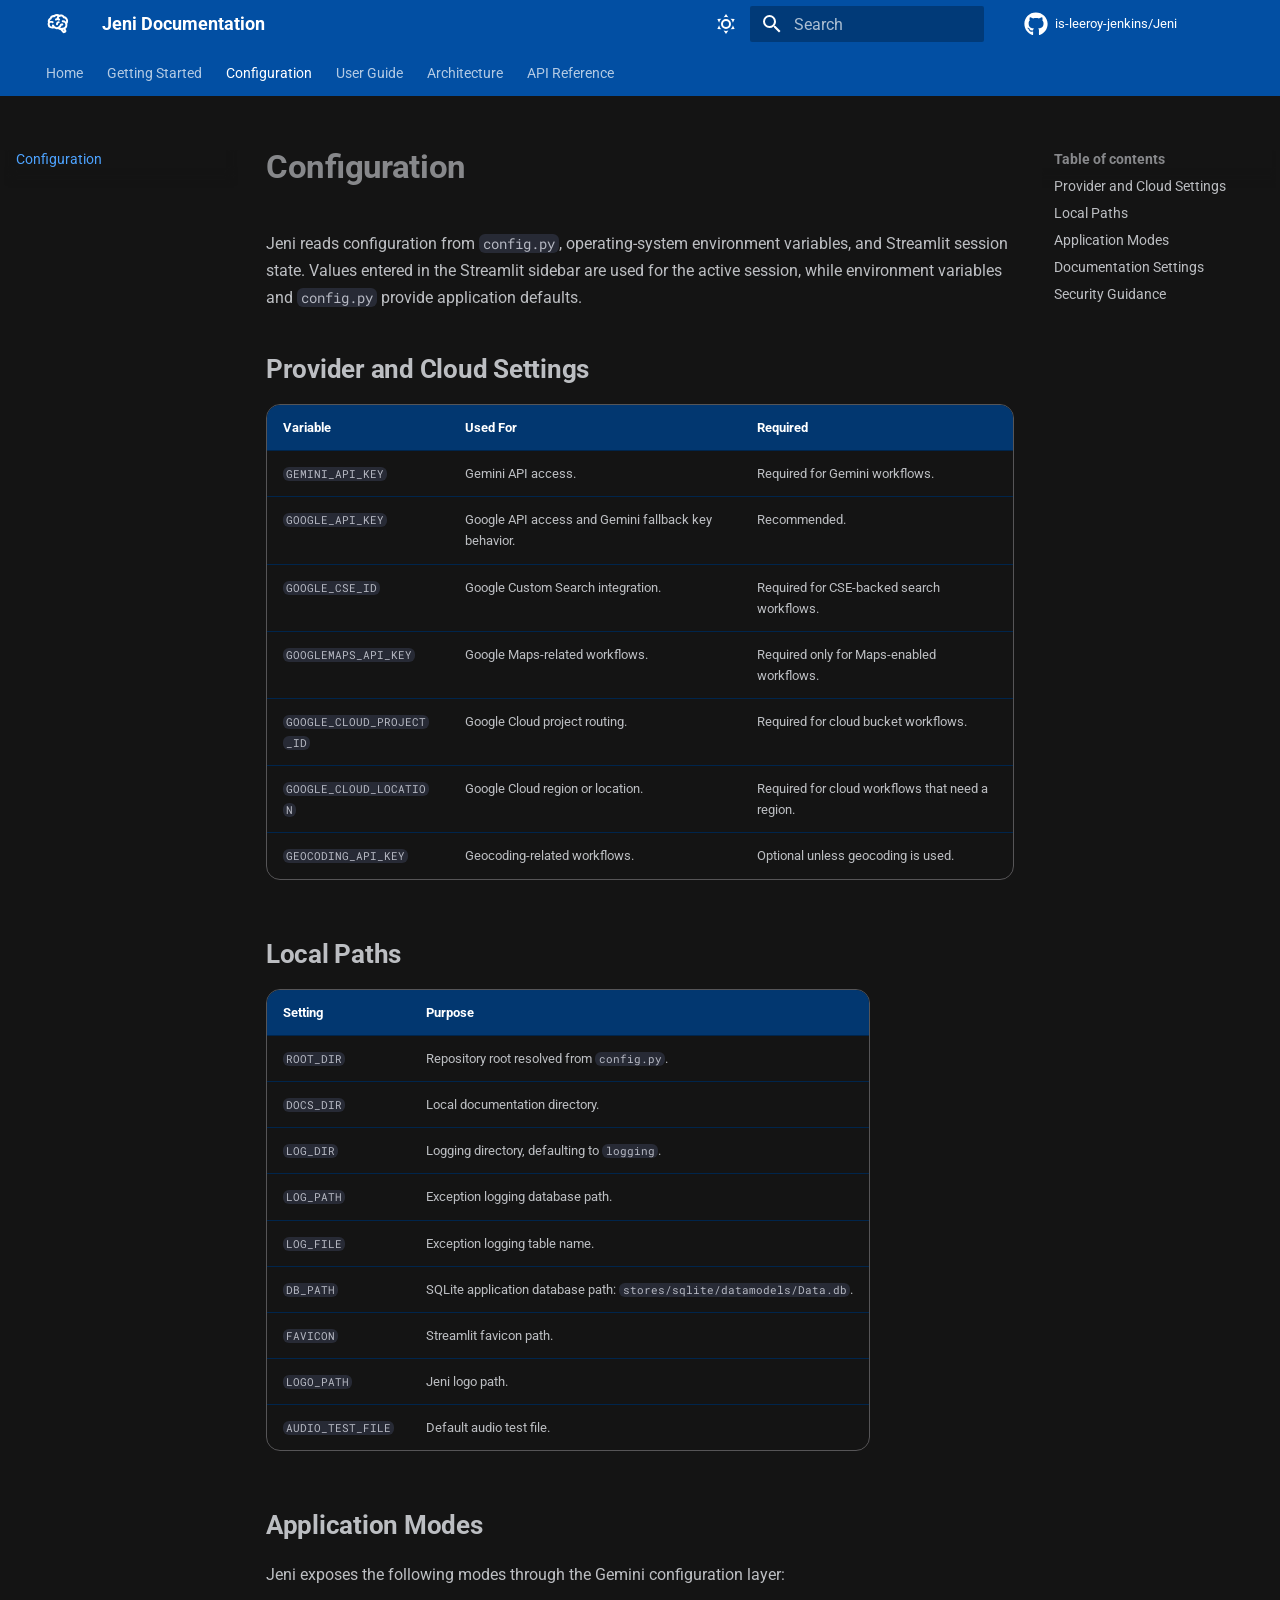
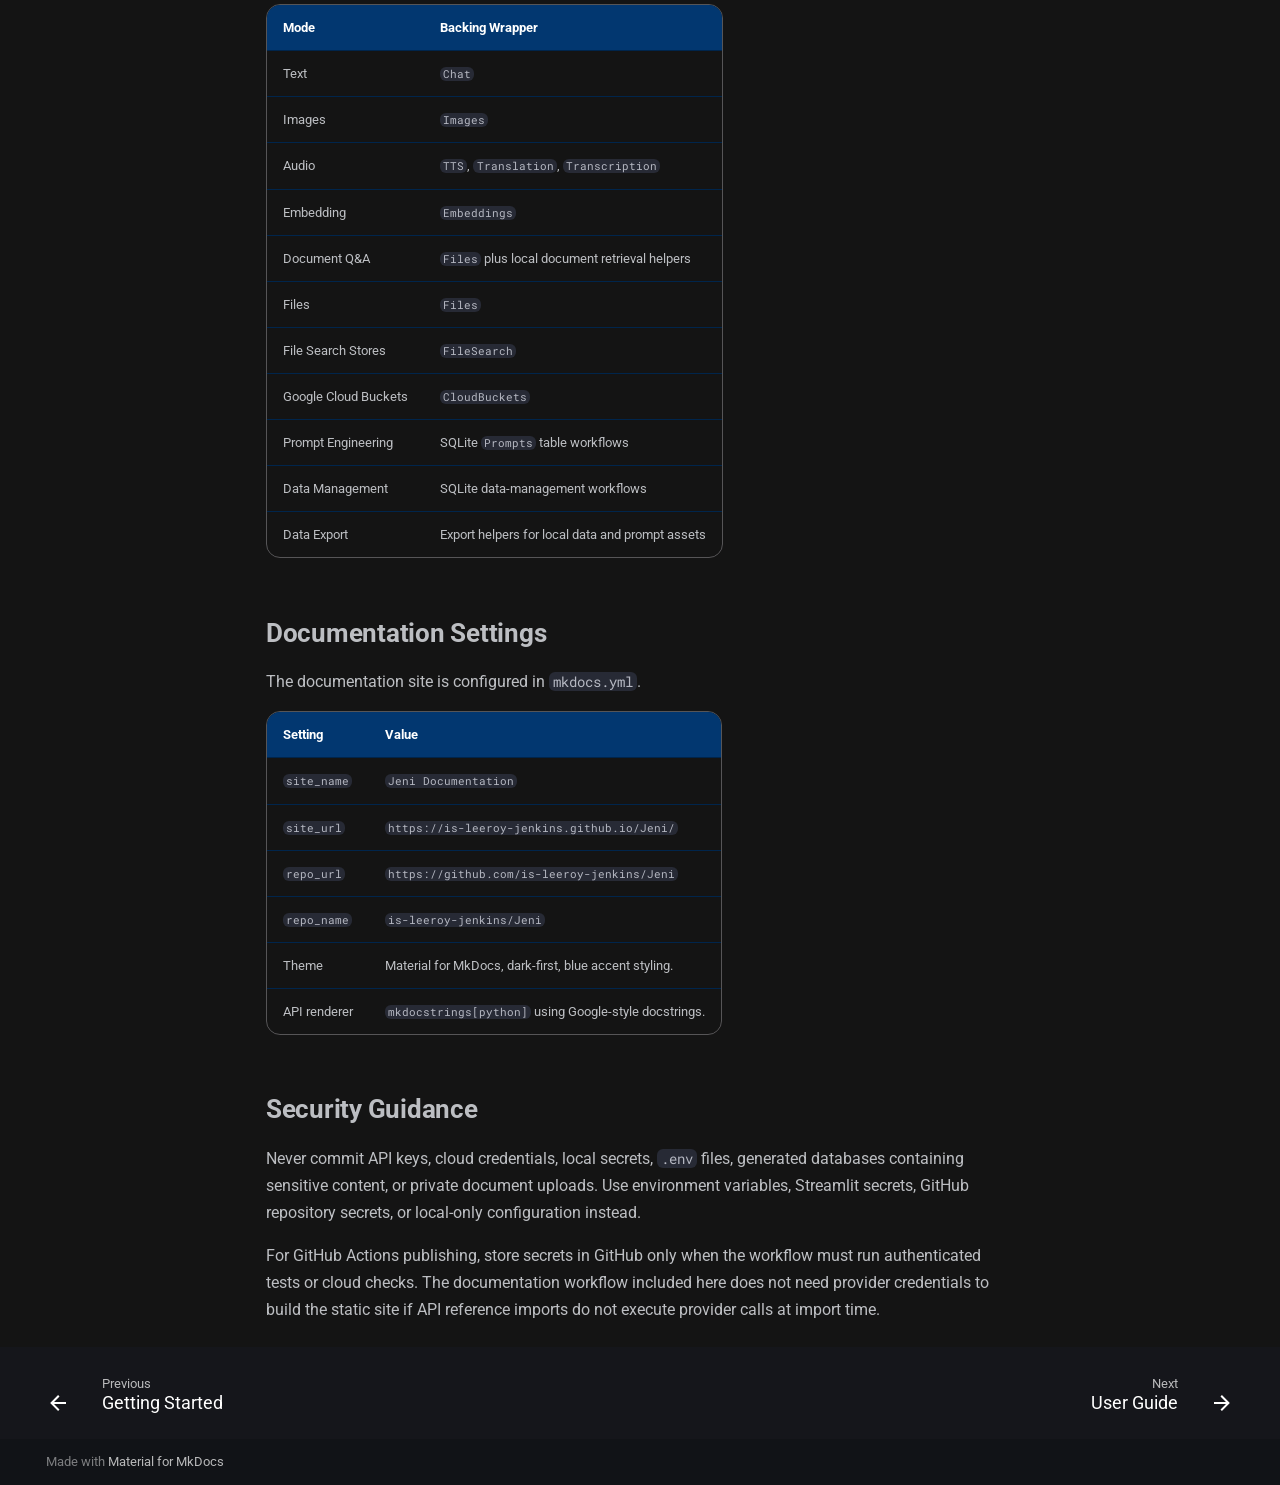
<file: configuration/index.html>
<!doctype html>
<html lang="en" class="no-js">
  <head>
    
      <meta charset="utf-8">
      <meta name="viewport" content="width=device-width,initial-scale=1">
      
        <meta name="description" content="Official documentation for Jeni, a Gemini-powered multimodal AI assistant for analysis, document review, retrieval, prompt management, and data workflows.">
      
      
        <meta name="author" content="Terry D. Eppler">
      
      
        <link rel="canonical" href="https://is-leeroy-jenkins.github.io/Jeni/configuration/">
      
      
        <link rel="prev" href="../getting-started/">
      
      
        <link rel="next" href="../user-guide/">
      
      
        
      
      
      <link rel="icon" href="../assets/images/favicon.png">
      <meta name="generator" content="mkdocs-1.6.1, mkdocs-material-9.7.7">
    
    
      
        <title>Configuration - Jeni Documentation</title>
      
    
    
      <link rel="stylesheet" href="../assets/stylesheets/main.ec1eaa64.min.css">
      
        
        <link rel="stylesheet" href="../assets/stylesheets/palette.ab4e12ef.min.css">
      
      


    
    
      
    
    
      
        
        
        <link rel="preconnect" href="https://fonts.gstatic.com" crossorigin>
        <link rel="stylesheet" href="https://fonts.googleapis.com/css?family=Roboto:300,300i,400,400i,700,700i%7CRoboto+Mono:400,400i,700,700i&display=fallback">
        <style>:root{--md-text-font:"Roboto";--md-code-font:"Roboto Mono"}</style>
      
    
    
      <link rel="stylesheet" href="../assets/_mkdocstrings.css">
    
      <link rel="stylesheet" href="../stylesheets/extra.css">
    
    <script>__md_scope=new URL("..",location),__md_hash=e=>[...e].reduce(((e,_)=>(e<<5)-e+_.charCodeAt(0)),0),__md_get=(e,_=localStorage,t=__md_scope)=>JSON.parse(_.getItem(t.pathname+"."+e)),__md_set=(e,_,t=localStorage,a=__md_scope)=>{try{t.setItem(a.pathname+"."+e,JSON.stringify(_))}catch(e){}}</script>
    
      

    
    
  </head>
  
  
    
    
      
    
    
    
    
    <body dir="ltr" data-md-color-scheme="slate" data-md-color-primary="blue" data-md-color-accent="light-blue">
  
    
    <input class="md-toggle" data-md-toggle="drawer" type="checkbox" id="__drawer" autocomplete="off">
    <input class="md-toggle" data-md-toggle="search" type="checkbox" id="__search" autocomplete="off">
    <label class="md-overlay" for="__drawer"></label>
    <div data-md-component="skip">
      
        
        <a href="#configuration" class="md-skip">
          Skip to content
        </a>
      
    </div>
    <div data-md-component="announce">
      
    </div>
    
    
      

<header class="md-header" data-md-component="header">
  <nav class="md-header__inner md-grid" aria-label="Header">
    <a href=".." title="Jeni Documentation" class="md-header__button md-logo" aria-label="Jeni Documentation" data-md-component="logo">
      
  
  <svg xmlns="http://www.w3.org/2000/svg" viewBox="0 0 24 24"><path d="M21.33 12.91c.09 1.55-.62 3.04-1.89 3.95l.77 1.49c.23.45.26.98.06 1.45-.19.47-.58.84-1.06 1l-.79.25a1.687 1.687 0 0 1-1.86-.55L14.44 18c-.89-.15-1.73-.53-2.44-1.1-.5.15-1 .23-1.5.23-.88 0-1.76-.27-2.5-.79-.53.16-1.07.23-1.62.22-.79.01-1.57-.15-2.3-.45a4.1 4.1 0 0 1-2.43-3.61c-.08-.72.04-1.45.35-2.11-.29-.75-.32-1.57-.07-2.33C2.3 7.11 3 6.32 3.87 5.82c.58-1.69 2.21-2.82 4-2.7 1.6-1.5 4.05-1.66 5.83-.37.42-.11.86-.17 1.3-.17 1.36-.03 2.65.57 3.5 1.64 2.04.53 3.5 2.35 3.58 4.47.05 1.11-.25 2.2-.86 3.13.07.36.11.72.11 1.09m-5-1.41c.57.07 1.02.5 1.02 1.07a1 1 0 0 1-1 1h-.63c-.32.9-.88 1.69-1.62 2.29.25.09.51.14.77.21 5.13-.07 4.53-3.2 4.53-3.25a2.59 2.59 0 0 0-2.69-2.49 1 1 0 0 1-1-1 1 1 0 0 1 1-1c1.23.03 2.41.49 3.33 1.3.05-.29.08-.59.08-.89-.06-1.24-.62-2.32-2.87-2.53-1.25-2.96-4.4-1.32-4.4-.4-.03.23.21.72.25.75a1 1 0 0 1 1 1c0 .55-.45 1-1 1-.53-.02-1.03-.22-1.43-.56-.48.31-1.03.5-1.6.56-.57.05-1.04-.35-1.07-.9a.97.97 0 0 1 .88-1.1c.16-.02.94-.14.94-.77 0-.66.25-1.29.68-1.79-.92-.25-1.91.08-2.91 1.29C6.75 5 6 5.25 5.45 7.2 4.5 7.67 4 8 3.78 9c1.08-.22 2.19-.13 3.22.25.5.19.78.75.59 1.29-.19.52-.77.78-1.29.59-.73-.32-1.55-.34-2.3-.06-.32.27-.32.83-.32 1.27 0 .74.37 1.43 1 1.83.53.27 1.12.41 1.71.4q-.225-.39-.39-.81a1.038 1.038 0 0 1 1.96-.68c.4 1.14 1.42 1.92 2.62 2.05 1.37-.07 2.59-.88 3.19-2.13.23-1.38 1.34-1.5 2.56-1.5m2 7.47-.62-1.3-.71.16 1 1.25zm-4.65-8.61a1 1 0 0 0-.91-1.03c-.71-.04-1.4.2-1.93.67-.57.58-.87 1.38-.84 2.19a1 1 0 0 0 1 1c.57 0 1-.45 1-1 0-.27.07-.54.23-.76.12-.1.27-.15.43-.15.55.03 1.02-.38 1.02-.92"/></svg>

    </a>
    <label class="md-header__button md-icon" for="__drawer">
      
      <svg xmlns="http://www.w3.org/2000/svg" viewBox="0 0 24 24"><path d="M3 6h18v2H3zm0 5h18v2H3zm0 5h18v2H3z"/></svg>
    </label>
    <div class="md-header__title" data-md-component="header-title">
      <div class="md-header__ellipsis">
        <div class="md-header__topic">
          <span class="md-ellipsis">
            Jeni Documentation
          </span>
        </div>
        <div class="md-header__topic" data-md-component="header-topic">
          <span class="md-ellipsis">
            
              Configuration
            
          </span>
        </div>
      </div>
    </div>
    
      
        <form class="md-header__option" data-md-component="palette">
  
    
    
    
    <input class="md-option" data-md-color-media="" data-md-color-scheme="slate" data-md-color-primary="blue" data-md-color-accent="light-blue"  aria-label="Switch to light mode"  type="radio" name="__palette" id="__palette_0">
    
      <label class="md-header__button md-icon" title="Switch to light mode" for="__palette_1" hidden>
        <svg xmlns="http://www.w3.org/2000/svg" viewBox="0 0 24 24"><path d="M12 7a5 5 0 0 1 5 5 5 5 0 0 1-5 5 5 5 0 0 1-5-5 5 5 0 0 1 5-5m0 2a3 3 0 0 0-3 3 3 3 0 0 0 3 3 3 3 0 0 0 3-3 3 3 0 0 0-3-3m0-7 2.39 3.42C13.65 5.15 12.84 5 12 5s-1.65.15-2.39.42zM3.34 7l4.16-.35A7.2 7.2 0 0 0 5.94 8.5c-.44.74-.69 1.5-.83 2.29zm.02 10 1.76-3.77a7.131 7.131 0 0 0 2.38 4.14zM20.65 7l-1.77 3.79a7.02 7.02 0 0 0-2.38-4.15zm-.01 10-4.14.36c.59-.51 1.12-1.14 1.54-1.86.42-.73.69-1.5.83-2.29zM12 22l-2.41-3.44c.74.27 1.55.44 2.41.44.82 0 1.63-.17 2.37-.44z"/></svg>
      </label>
    
  
    
    
    
    <input class="md-option" data-md-color-media="" data-md-color-scheme="default" data-md-color-primary="blue" data-md-color-accent="light-blue"  aria-label="Switch to dark mode"  type="radio" name="__palette" id="__palette_1">
    
      <label class="md-header__button md-icon" title="Switch to dark mode" for="__palette_0" hidden>
        <svg xmlns="http://www.w3.org/2000/svg" viewBox="0 0 24 24"><path d="m17.75 4.09-2.53 1.94.91 3.06-2.63-1.81-2.63 1.81.91-3.06-2.53-1.94L12.44 4l1.06-3 1.06 3zm3.5 6.91-1.64 1.25.59 1.98-1.7-1.17-1.7 1.17.59-1.98L15.75 11l2.06-.05L18.5 9l.69 1.95zm-2.28 4.95c.83-.08 1.72 1.1 1.19 1.85-.32.45-.66.87-1.08 1.27C15.17 23 8.84 23 4.94 19.07c-3.91-3.9-3.91-10.24 0-14.14.4-.4.82-.76 1.27-1.08.75-.53 1.93.36 1.85 1.19-.27 2.86.69 5.83 2.89 8.02a9.96 9.96 0 0 0 8.02 2.89m-1.64 2.02a12.08 12.08 0 0 1-7.8-3.47c-2.17-2.19-3.33-5-3.49-7.82-2.81 3.14-2.7 7.96.31 10.98 3.02 3.01 7.84 3.12 10.98.31"/></svg>
      </label>
    
  
</form>
      
    
    
      <script>var palette=__md_get("__palette");if(palette&&palette.color){if("(prefers-color-scheme)"===palette.color.media){var media=matchMedia("(prefers-color-scheme: light)"),input=document.querySelector(media.matches?"[data-md-color-media='(prefers-color-scheme: light)']":"[data-md-color-media='(prefers-color-scheme: dark)']");palette.color.media=input.getAttribute("data-md-color-media"),palette.color.scheme=input.getAttribute("data-md-color-scheme"),palette.color.primary=input.getAttribute("data-md-color-primary"),palette.color.accent=input.getAttribute("data-md-color-accent")}for(var[key,value]of Object.entries(palette.color))document.body.setAttribute("data-md-color-"+key,value)}</script>
    
    
    
      
      
        <label class="md-header__button md-icon" for="__search">
          
          <svg xmlns="http://www.w3.org/2000/svg" viewBox="0 0 24 24"><path d="M9.5 3A6.5 6.5 0 0 1 16 9.5c0 1.61-.59 3.09-1.56 4.23l.27.27h.79l5 5-1.5 1.5-5-5v-.79l-.27-.27A6.52 6.52 0 0 1 9.5 16 6.5 6.5 0 0 1 3 9.5 6.5 6.5 0 0 1 9.5 3m0 2C7 5 5 7 5 9.5S7 14 9.5 14 14 12 14 9.5 12 5 9.5 5"/></svg>
        </label>
        <div class="md-search" data-md-component="search" role="dialog">
  <label class="md-search__overlay" for="__search"></label>
  <div class="md-search__inner" role="search">
    <form class="md-search__form" name="search">
      <input type="text" class="md-search__input" name="query" aria-label="Search" placeholder="Search" autocapitalize="off" autocorrect="off" autocomplete="off" spellcheck="false" data-md-component="search-query" required>
      <label class="md-search__icon md-icon" for="__search">
        
        <svg xmlns="http://www.w3.org/2000/svg" viewBox="0 0 24 24"><path d="M9.5 3A6.5 6.5 0 0 1 16 9.5c0 1.61-.59 3.09-1.56 4.23l.27.27h.79l5 5-1.5 1.5-5-5v-.79l-.27-.27A6.52 6.52 0 0 1 9.5 16 6.5 6.5 0 0 1 3 9.5 6.5 6.5 0 0 1 9.5 3m0 2C7 5 5 7 5 9.5S7 14 9.5 14 14 12 14 9.5 12 5 9.5 5"/></svg>
        
        <svg xmlns="http://www.w3.org/2000/svg" viewBox="0 0 24 24"><path d="M20 11v2H8l5.5 5.5-1.42 1.42L4.16 12l7.92-7.92L13.5 5.5 8 11z"/></svg>
      </label>
      <nav class="md-search__options" aria-label="Search">
        
          <a href="javascript:void(0)" class="md-search__icon md-icon" title="Share" aria-label="Share" data-clipboard data-clipboard-text="" data-md-component="search-share" tabindex="-1">
            
            <svg xmlns="http://www.w3.org/2000/svg" viewBox="0 0 24 24"><path d="M18 16.08c-.76 0-1.44.3-1.96.77L8.91 12.7c.05-.23.09-.46.09-.7s-.04-.47-.09-.7l7.05-4.11c.54.5 1.25.81 2.04.81a3 3 0 0 0 3-3 3 3 0 0 0-3-3 3 3 0 0 0-3 3c0 .24.04.47.09.7L8.04 9.81C7.5 9.31 6.79 9 6 9a3 3 0 0 0-3 3 3 3 0 0 0 3 3c.79 0 1.5-.31 2.04-.81l7.12 4.15c-.05.21-.08.43-.08.66 0 1.61 1.31 2.91 2.92 2.91s2.92-1.3 2.92-2.91A2.92 2.92 0 0 0 18 16.08"/></svg>
          </a>
        
        <button type="reset" class="md-search__icon md-icon" title="Clear" aria-label="Clear" tabindex="-1">
          
          <svg xmlns="http://www.w3.org/2000/svg" viewBox="0 0 24 24"><path d="M19 6.41 17.59 5 12 10.59 6.41 5 5 6.41 10.59 12 5 17.59 6.41 19 12 13.41 17.59 19 19 17.59 13.41 12z"/></svg>
        </button>
      </nav>
      
        <div class="md-search__suggest" data-md-component="search-suggest"></div>
      
    </form>
    <div class="md-search__output">
      <div class="md-search__scrollwrap" tabindex="0" data-md-scrollfix>
        <div class="md-search-result" data-md-component="search-result">
          <div class="md-search-result__meta">
            Initializing search
          </div>
          <ol class="md-search-result__list" role="presentation"></ol>
        </div>
      </div>
    </div>
  </div>
</div>
      
    
    
      <div class="md-header__source">
        <a href="https://github.com/is-leeroy-jenkins/Jeni" title="Go to repository" class="md-source" data-md-component="source">
  <div class="md-source__icon md-icon">
    
    <svg xmlns="http://www.w3.org/2000/svg" viewBox="0 0 512 512"><!--! Font Awesome Free 7.1.0 by @fontawesome - https://fontawesome.com License - https://fontawesome.com/license/free (Icons: CC BY 4.0, Fonts: SIL OFL 1.1, Code: MIT License) Copyright 2025 Fonticons, Inc.--><path d="M173.9 397.4c0 2-2.3 3.6-5.2 3.6-3.3.3-5.6-1.3-5.6-3.6 0-2 2.3-3.6 5.2-3.6 3-.3 5.6 1.3 5.6 3.6m-31.1-4.5c-.7 2 1.3 4.3 4.3 4.9 2.6 1 5.6 0 6.2-2s-1.3-4.3-4.3-5.2c-2.6-.7-5.5.3-6.2 2.3m44.2-1.7c-2.9.7-4.9 2.6-4.6 4.9.3 2 2.9 3.3 5.9 2.6 2.9-.7 4.9-2.6 4.6-4.6-.3-1.9-3-3.2-5.9-2.9M252.8 8C114.1 8 8 113.3 8 252c0 110.9 69.8 205.8 169.5 239.2 12.8 2.3 17.3-5.6 17.3-12.1 0-6.2-.3-40.4-.3-61.4 0 0-70 15-84.7-29.8 0 0-11.4-29.1-27.8-36.6 0 0-22.9-15.7 1.6-15.4 0 0 24.9 2 38.6 25.8 21.9 38.6 58.6 27.5 72.9 20.9 2.3-16 8.8-27.1 16-33.7-55.9-6.2-112.3-14.3-112.3-110.5 0-27.5 7.6-41.3 23.6-58.9-2.6-6.5-11.1-33.3 2.6-67.9 20.9-6.5 69 27 69 27 20-5.6 41.5-8.5 62.8-8.5s42.8 2.9 62.8 8.5c0 0 48.1-33.6 69-27 13.7 34.7 5.2 61.4 2.6 67.9 16 17.7 25.8 31.5 25.8 58.9 0 96.5-58.9 104.2-114.8 110.5 9.2 7.9 17 22.9 17 46.4 0 33.7-.3 75.4-.3 83.6 0 6.5 4.6 14.4 17.3 12.1C436.2 457.8 504 362.9 504 252 504 113.3 391.5 8 252.8 8M105.2 352.9c-1.3 1-1 3.3.7 5.2 1.6 1.6 3.9 2.3 5.2 1 1.3-1 1-3.3-.7-5.2-1.6-1.6-3.9-2.3-5.2-1m-10.8-8.1c-.7 1.3.3 2.9 2.3 3.9 1.6 1 3.6.7 4.3-.7.7-1.3-.3-2.9-2.3-3.9-2-.6-3.6-.3-4.3.7m32.4 35.6c-1.6 1.3-1 4.3 1.3 6.2 2.3 2.3 5.2 2.6 6.5 1 1.3-1.3.7-4.3-1.3-6.2-2.2-2.3-5.2-2.6-6.5-1m-11.4-14.7c-1.6 1-1.6 3.6 0 5.9s4.3 3.3 5.6 2.3c1.6-1.3 1.6-3.9 0-6.2-1.4-2.3-4-3.3-5.6-2"/></svg>
  </div>
  <div class="md-source__repository">
    is-leeroy-jenkins/Jeni
  </div>
</a>
      </div>
    
  </nav>
  
</header>
    
    <div class="md-container" data-md-component="container">
      
      
        
          
            
<nav class="md-tabs" aria-label="Tabs" data-md-component="tabs">
  <div class="md-grid">
    <ul class="md-tabs__list">
      
        
  
  
  
  
    <li class="md-tabs__item">
      <a href=".." class="md-tabs__link">
        
  
  
    
  
  Home

      </a>
    </li>
  

      
        
  
  
  
  
    <li class="md-tabs__item">
      <a href="../getting-started/" class="md-tabs__link">
        
  
  
    
  
  Getting Started

      </a>
    </li>
  

      
        
  
  
  
    
  
  
    <li class="md-tabs__item md-tabs__item--active">
      <a href="./" class="md-tabs__link">
        
  
  
    
  
  Configuration

      </a>
    </li>
  

      
        
  
  
  
  
    <li class="md-tabs__item">
      <a href="../user-guide/" class="md-tabs__link">
        
  
  
    
  
  User Guide

      </a>
    </li>
  

      
        
  
  
  
  
    <li class="md-tabs__item">
      <a href="../architecture/" class="md-tabs__link">
        
  
  
    
  
  Architecture

      </a>
    </li>
  

      
        
  
  
  
  
    
    
      <li class="md-tabs__item">
        <a href="../api/app/" class="md-tabs__link">
          
  
  
    
  
  API Reference

        </a>
      </li>
    
  

      
    </ul>
  </div>
</nav>
          
        
      
      <main class="md-main" data-md-component="main">
        <div class="md-main__inner md-grid">
          
            
              
              <div class="md-sidebar md-sidebar--primary" data-md-component="sidebar" data-md-type="navigation" >
                <div class="md-sidebar__scrollwrap">
                  <div class="md-sidebar__inner">
                    


  


<nav class="md-nav md-nav--primary md-nav--lifted" aria-label="Navigation" data-md-level="0">
  <label class="md-nav__title" for="__drawer">
    <a href=".." title="Jeni Documentation" class="md-nav__button md-logo" aria-label="Jeni Documentation" data-md-component="logo">
      
  
  <svg xmlns="http://www.w3.org/2000/svg" viewBox="0 0 24 24"><path d="M21.33 12.91c.09 1.55-.62 3.04-1.89 3.95l.77 1.49c.23.45.26.98.06 1.45-.19.47-.58.84-1.06 1l-.79.25a1.687 1.687 0 0 1-1.86-.55L14.44 18c-.89-.15-1.73-.53-2.44-1.1-.5.15-1 .23-1.5.23-.88 0-1.76-.27-2.5-.79-.53.16-1.07.23-1.62.22-.79.01-1.57-.15-2.3-.45a4.1 4.1 0 0 1-2.43-3.61c-.08-.72.04-1.45.35-2.11-.29-.75-.32-1.57-.07-2.33C2.3 7.11 3 6.32 3.87 5.82c.58-1.69 2.21-2.82 4-2.7 1.6-1.5 4.05-1.66 5.83-.37.42-.11.86-.17 1.3-.17 1.36-.03 2.65.57 3.5 1.64 2.04.53 3.5 2.35 3.58 4.47.05 1.11-.25 2.2-.86 3.13.07.36.11.72.11 1.09m-5-1.41c.57.07 1.02.5 1.02 1.07a1 1 0 0 1-1 1h-.63c-.32.9-.88 1.69-1.62 2.29.25.09.51.14.77.21 5.13-.07 4.53-3.2 4.53-3.25a2.59 2.59 0 0 0-2.69-2.49 1 1 0 0 1-1-1 1 1 0 0 1 1-1c1.23.03 2.41.49 3.33 1.3.05-.29.08-.59.08-.89-.06-1.24-.62-2.32-2.87-2.53-1.25-2.96-4.4-1.32-4.4-.4-.03.23.21.72.25.75a1 1 0 0 1 1 1c0 .55-.45 1-1 1-.53-.02-1.03-.22-1.43-.56-.48.31-1.03.5-1.6.56-.57.05-1.04-.35-1.07-.9a.97.97 0 0 1 .88-1.1c.16-.02.94-.14.94-.77 0-.66.25-1.29.68-1.79-.92-.25-1.91.08-2.91 1.29C6.75 5 6 5.25 5.45 7.2 4.5 7.67 4 8 3.78 9c1.08-.22 2.19-.13 3.22.25.5.19.78.75.59 1.29-.19.52-.77.78-1.29.59-.73-.32-1.55-.34-2.3-.06-.32.27-.32.83-.32 1.27 0 .74.37 1.43 1 1.83.53.27 1.12.41 1.71.4q-.225-.39-.39-.81a1.038 1.038 0 0 1 1.96-.68c.4 1.14 1.42 1.92 2.62 2.05 1.37-.07 2.59-.88 3.19-2.13.23-1.38 1.34-1.5 2.56-1.5m2 7.47-.62-1.3-.71.16 1 1.25zm-4.65-8.61a1 1 0 0 0-.91-1.03c-.71-.04-1.4.2-1.93.67-.57.58-.87 1.38-.84 2.19a1 1 0 0 0 1 1c.57 0 1-.45 1-1 0-.27.07-.54.23-.76.12-.1.27-.15.43-.15.55.03 1.02-.38 1.02-.92"/></svg>

    </a>
    Jeni Documentation
  </label>
  
    <div class="md-nav__source">
      <a href="https://github.com/is-leeroy-jenkins/Jeni" title="Go to repository" class="md-source" data-md-component="source">
  <div class="md-source__icon md-icon">
    
    <svg xmlns="http://www.w3.org/2000/svg" viewBox="0 0 512 512"><!--! Font Awesome Free 7.1.0 by @fontawesome - https://fontawesome.com License - https://fontawesome.com/license/free (Icons: CC BY 4.0, Fonts: SIL OFL 1.1, Code: MIT License) Copyright 2025 Fonticons, Inc.--><path d="M173.9 397.4c0 2-2.3 3.6-5.2 3.6-3.3.3-5.6-1.3-5.6-3.6 0-2 2.3-3.6 5.2-3.6 3-.3 5.6 1.3 5.6 3.6m-31.1-4.5c-.7 2 1.3 4.3 4.3 4.9 2.6 1 5.6 0 6.2-2s-1.3-4.3-4.3-5.2c-2.6-.7-5.5.3-6.2 2.3m44.2-1.7c-2.9.7-4.9 2.6-4.6 4.9.3 2 2.9 3.3 5.9 2.6 2.9-.7 4.9-2.6 4.6-4.6-.3-1.9-3-3.2-5.9-2.9M252.8 8C114.1 8 8 113.3 8 252c0 110.9 69.8 205.8 169.5 239.2 12.8 2.3 17.3-5.6 17.3-12.1 0-6.2-.3-40.4-.3-61.4 0 0-70 15-84.7-29.8 0 0-11.4-29.1-27.8-36.6 0 0-22.9-15.7 1.6-15.4 0 0 24.9 2 38.6 25.8 21.9 38.6 58.6 27.5 72.9 20.9 2.3-16 8.8-27.1 16-33.7-55.9-6.2-112.3-14.3-112.3-110.5 0-27.5 7.6-41.3 23.6-58.9-2.6-6.5-11.1-33.3 2.6-67.9 20.9-6.5 69 27 69 27 20-5.6 41.5-8.5 62.8-8.5s42.8 2.9 62.8 8.5c0 0 48.1-33.6 69-27 13.7 34.7 5.2 61.4 2.6 67.9 16 17.7 25.8 31.5 25.8 58.9 0 96.5-58.9 104.2-114.8 110.5 9.2 7.9 17 22.9 17 46.4 0 33.7-.3 75.4-.3 83.6 0 6.5 4.6 14.4 17.3 12.1C436.2 457.8 504 362.9 504 252 504 113.3 391.5 8 252.8 8M105.2 352.9c-1.3 1-1 3.3.7 5.2 1.6 1.6 3.9 2.3 5.2 1 1.3-1 1-3.3-.7-5.2-1.6-1.6-3.9-2.3-5.2-1m-10.8-8.1c-.7 1.3.3 2.9 2.3 3.9 1.6 1 3.6.7 4.3-.7.7-1.3-.3-2.9-2.3-3.9-2-.6-3.6-.3-4.3.7m32.4 35.6c-1.6 1.3-1 4.3 1.3 6.2 2.3 2.3 5.2 2.6 6.5 1 1.3-1.3.7-4.3-1.3-6.2-2.2-2.3-5.2-2.6-6.5-1m-11.4-14.7c-1.6 1-1.6 3.6 0 5.9s4.3 3.3 5.6 2.3c1.6-1.3 1.6-3.9 0-6.2-1.4-2.3-4-3.3-5.6-2"/></svg>
  </div>
  <div class="md-source__repository">
    is-leeroy-jenkins/Jeni
  </div>
</a>
    </div>
  
  <ul class="md-nav__list" data-md-scrollfix>
    
      
      
  
  
  
  
    <li class="md-nav__item">
      <a href=".." class="md-nav__link">
        
  
  
  <span class="md-ellipsis">
    
  
    Home
  

    
  </span>
  
  

      </a>
    </li>
  

    
      
      
  
  
  
  
    <li class="md-nav__item">
      <a href="../getting-started/" class="md-nav__link">
        
  
  
  <span class="md-ellipsis">
    
  
    Getting Started
  

    
  </span>
  
  

      </a>
    </li>
  

    
      
      
  
  
    
  
  
  
    <li class="md-nav__item md-nav__item--active">
      
      <input class="md-nav__toggle md-toggle" type="checkbox" id="__toc">
      
      
        
      
      
        <label class="md-nav__link md-nav__link--active" for="__toc">
          
  
  
  <span class="md-ellipsis">
    
  
    Configuration
  

    
  </span>
  
  

          <span class="md-nav__icon md-icon"></span>
        </label>
      
      <a href="./" class="md-nav__link md-nav__link--active">
        
  
  
  <span class="md-ellipsis">
    
  
    Configuration
  

    
  </span>
  
  

      </a>
      
        

<nav class="md-nav md-nav--secondary" aria-label="Table of contents">
  
  
  
    
  
  
    <label class="md-nav__title" for="__toc">
      <span class="md-nav__icon md-icon"></span>
      Table of contents
    </label>
    <ul class="md-nav__list" data-md-component="toc" data-md-scrollfix>
      
        <li class="md-nav__item">
  <a href="#provider-and-cloud-settings" class="md-nav__link">
    <span class="md-ellipsis">
      
        Provider and Cloud Settings
      
    </span>
  </a>
  
</li>
      
        <li class="md-nav__item">
  <a href="#local-paths" class="md-nav__link">
    <span class="md-ellipsis">
      
        Local Paths
      
    </span>
  </a>
  
</li>
      
        <li class="md-nav__item">
  <a href="#application-modes" class="md-nav__link">
    <span class="md-ellipsis">
      
        Application Modes
      
    </span>
  </a>
  
</li>
      
        <li class="md-nav__item">
  <a href="#documentation-settings" class="md-nav__link">
    <span class="md-ellipsis">
      
        Documentation Settings
      
    </span>
  </a>
  
</li>
      
        <li class="md-nav__item">
  <a href="#security-guidance" class="md-nav__link">
    <span class="md-ellipsis">
      
        Security Guidance
      
    </span>
  </a>
  
</li>
      
    </ul>
  
</nav>
      
    </li>
  

    
      
      
  
  
  
  
    <li class="md-nav__item">
      <a href="../user-guide/" class="md-nav__link">
        
  
  
  <span class="md-ellipsis">
    
  
    User Guide
  

    
  </span>
  
  

      </a>
    </li>
  

    
      
      
  
  
  
  
    <li class="md-nav__item">
      <a href="../architecture/" class="md-nav__link">
        
  
  
  <span class="md-ellipsis">
    
  
    Architecture
  

    
  </span>
  
  

      </a>
    </li>
  

    
      
      
  
  
  
  
    
    
      
        
      
        
      
        
      
    
    
    
      
      
        
      
    
    
    <li class="md-nav__item md-nav__item--nested">
      
        
        
          
        
        <input class="md-nav__toggle md-toggle md-toggle--indeterminate" type="checkbox" id="__nav_6" >
        
          
          <label class="md-nav__link" for="__nav_6" id="__nav_6_label" tabindex="0">
            
  
  
  <span class="md-ellipsis">
    
  
    API Reference
  

    
  </span>
  
  

            <span class="md-nav__icon md-icon"></span>
          </label>
        
        <nav class="md-nav" data-md-level="1" aria-labelledby="__nav_6_label" aria-expanded="false">
          <label class="md-nav__title" for="__nav_6">
            <span class="md-nav__icon md-icon"></span>
            
  
    API Reference
  

          </label>
          <ul class="md-nav__list" data-md-scrollfix>
            
              
                
  
  
  
  
    <li class="md-nav__item">
      <a href="../api/app/" class="md-nav__link">
        
  
  
  <span class="md-ellipsis">
    
  
    Application
  

    
  </span>
  
  

      </a>
    </li>
  

              
            
              
                
  
  
  
  
    <li class="md-nav__item">
      <a href="../api/gemini/" class="md-nav__link">
        
  
  
  <span class="md-ellipsis">
    
  
    Gemini
  

    
  </span>
  
  

      </a>
    </li>
  

              
            
              
                
  
  
  
  
    <li class="md-nav__item">
      <a href="../api/config/" class="md-nav__link">
        
  
  
  <span class="md-ellipsis">
    
  
    Configuration
  

    
  </span>
  
  

      </a>
    </li>
  

              
            
          </ul>
        </nav>
      
    </li>
  

    
  </ul>
</nav>
                  </div>
                </div>
              </div>
            
            
              
              <div class="md-sidebar md-sidebar--secondary" data-md-component="sidebar" data-md-type="toc" >
                <div class="md-sidebar__scrollwrap">
                  <div class="md-sidebar__inner">
                    

<nav class="md-nav md-nav--secondary" aria-label="Table of contents">
  
  
  
    
  
  
    <label class="md-nav__title" for="__toc">
      <span class="md-nav__icon md-icon"></span>
      Table of contents
    </label>
    <ul class="md-nav__list" data-md-component="toc" data-md-scrollfix>
      
        <li class="md-nav__item">
  <a href="#provider-and-cloud-settings" class="md-nav__link">
    <span class="md-ellipsis">
      
        Provider and Cloud Settings
      
    </span>
  </a>
  
</li>
      
        <li class="md-nav__item">
  <a href="#local-paths" class="md-nav__link">
    <span class="md-ellipsis">
      
        Local Paths
      
    </span>
  </a>
  
</li>
      
        <li class="md-nav__item">
  <a href="#application-modes" class="md-nav__link">
    <span class="md-ellipsis">
      
        Application Modes
      
    </span>
  </a>
  
</li>
      
        <li class="md-nav__item">
  <a href="#documentation-settings" class="md-nav__link">
    <span class="md-ellipsis">
      
        Documentation Settings
      
    </span>
  </a>
  
</li>
      
        <li class="md-nav__item">
  <a href="#security-guidance" class="md-nav__link">
    <span class="md-ellipsis">
      
        Security Guidance
      
    </span>
  </a>
  
</li>
      
    </ul>
  
</nav>
                  </div>
                </div>
              </div>
            
          
          
            <div class="md-content" data-md-component="content">
              
              <article class="md-content__inner md-typeset">
                
                  


  
  


<h1 id="configuration">Configuration<a class="headerlink" href="#configuration" title="Permanent link">&para;</a></h1>
<p>Jeni reads configuration from <code>config.py</code>, operating-system environment variables, and Streamlit session state. Values entered in the Streamlit sidebar are used for the active session, while environment variables and <code>config.py</code> provide application defaults.</p>
<h2 id="provider-and-cloud-settings">Provider and Cloud Settings<a class="headerlink" href="#provider-and-cloud-settings" title="Permanent link">&para;</a></h2>
<table>
<thead>
<tr>
<th>Variable</th>
<th>Used For</th>
<th>Required</th>
</tr>
</thead>
<tbody>
<tr>
<td><code>GEMINI_API_KEY</code></td>
<td>Gemini API access.</td>
<td>Required for Gemini workflows.</td>
</tr>
<tr>
<td><code>GOOGLE_API_KEY</code></td>
<td>Google API access and Gemini fallback key behavior.</td>
<td>Recommended.</td>
</tr>
<tr>
<td><code>GOOGLE_CSE_ID</code></td>
<td>Google Custom Search integration.</td>
<td>Required for CSE-backed search workflows.</td>
</tr>
<tr>
<td><code>GOOGLEMAPS_API_KEY</code></td>
<td>Google Maps-related workflows.</td>
<td>Required only for Maps-enabled workflows.</td>
</tr>
<tr>
<td><code>GOOGLE_CLOUD_PROJECT_ID</code></td>
<td>Google Cloud project routing.</td>
<td>Required for cloud bucket workflows.</td>
</tr>
<tr>
<td><code>GOOGLE_CLOUD_LOCATION</code></td>
<td>Google Cloud region or location.</td>
<td>Required for cloud workflows that need a region.</td>
</tr>
<tr>
<td><code>GEOCODING_API_KEY</code></td>
<td>Geocoding-related workflows.</td>
<td>Optional unless geocoding is used.</td>
</tr>
</tbody>
</table>
<h2 id="local-paths">Local Paths<a class="headerlink" href="#local-paths" title="Permanent link">&para;</a></h2>
<table>
<thead>
<tr>
<th>Setting</th>
<th>Purpose</th>
</tr>
</thead>
<tbody>
<tr>
<td><code>ROOT_DIR</code></td>
<td>Repository root resolved from <code>config.py</code>.</td>
</tr>
<tr>
<td><code>DOCS_DIR</code></td>
<td>Local documentation directory.</td>
</tr>
<tr>
<td><code>LOG_DIR</code></td>
<td>Logging directory, defaulting to <code>logging</code>.</td>
</tr>
<tr>
<td><code>LOG_PATH</code></td>
<td>Exception logging database path.</td>
</tr>
<tr>
<td><code>LOG_FILE</code></td>
<td>Exception logging table name.</td>
</tr>
<tr>
<td><code>DB_PATH</code></td>
<td>SQLite application database path: <code>stores/sqlite/datamodels/Data.db</code>.</td>
</tr>
<tr>
<td><code>FAVICON</code></td>
<td>Streamlit favicon path.</td>
</tr>
<tr>
<td><code>LOGO_PATH</code></td>
<td>Jeni logo path.</td>
</tr>
<tr>
<td><code>AUDIO_TEST_FILE</code></td>
<td>Default audio test file.</td>
</tr>
</tbody>
</table>
<h2 id="application-modes">Application Modes<a class="headerlink" href="#application-modes" title="Permanent link">&para;</a></h2>
<p>Jeni exposes the following modes through the Gemini configuration layer:</p>
<table>
<thead>
<tr>
<th>Mode</th>
<th>Backing Wrapper</th>
</tr>
</thead>
<tbody>
<tr>
<td>Text</td>
<td><code>Chat</code></td>
</tr>
<tr>
<td>Images</td>
<td><code>Images</code></td>
</tr>
<tr>
<td>Audio</td>
<td><code>TTS</code>, <code>Translation</code>, <code>Transcription</code></td>
</tr>
<tr>
<td>Embedding</td>
<td><code>Embeddings</code></td>
</tr>
<tr>
<td>Document Q&amp;A</td>
<td><code>Files</code> plus local document retrieval helpers</td>
</tr>
<tr>
<td>Files</td>
<td><code>Files</code></td>
</tr>
<tr>
<td>File Search Stores</td>
<td><code>FileSearch</code></td>
</tr>
<tr>
<td>Google Cloud Buckets</td>
<td><code>CloudBuckets</code></td>
</tr>
<tr>
<td>Prompt Engineering</td>
<td>SQLite <code>Prompts</code> table workflows</td>
</tr>
<tr>
<td>Data Management</td>
<td>SQLite data-management workflows</td>
</tr>
<tr>
<td>Data Export</td>
<td>Export helpers for local data and prompt assets</td>
</tr>
</tbody>
</table>
<h2 id="documentation-settings">Documentation Settings<a class="headerlink" href="#documentation-settings" title="Permanent link">&para;</a></h2>
<p>The documentation site is configured in <code>mkdocs.yml</code>.</p>
<table>
<thead>
<tr>
<th>Setting</th>
<th>Value</th>
</tr>
</thead>
<tbody>
<tr>
<td><code>site_name</code></td>
<td><code>Jeni Documentation</code></td>
</tr>
<tr>
<td><code>site_url</code></td>
<td><code>https://is-leeroy-jenkins.github.io/Jeni/</code></td>
</tr>
<tr>
<td><code>repo_url</code></td>
<td><code>https://github.com/is-leeroy-jenkins/Jeni</code></td>
</tr>
<tr>
<td><code>repo_name</code></td>
<td><code>is-leeroy-jenkins/Jeni</code></td>
</tr>
<tr>
<td>Theme</td>
<td>Material for MkDocs, dark-first, blue accent styling.</td>
</tr>
<tr>
<td>API renderer</td>
<td><code>mkdocstrings[python]</code> using Google-style docstrings.</td>
</tr>
</tbody>
</table>
<h2 id="security-guidance">Security Guidance<a class="headerlink" href="#security-guidance" title="Permanent link">&para;</a></h2>
<p>Never commit API keys, cloud credentials, local secrets, <code>.env</code> files, generated databases containing sensitive content, or private document uploads. Use environment variables, Streamlit secrets, GitHub repository secrets, or local-only configuration instead.</p>
<p>For GitHub Actions publishing, store secrets in GitHub only when the workflow must run authenticated tests or cloud checks. The documentation workflow included here does not need provider credentials to build the static site if API reference imports do not execute provider calls at import time.</p>












                
              </article>
            </div>
          
          
<script>var target=document.getElementById(location.hash.slice(1));target&&target.name&&(target.checked=target.name.startsWith("__tabbed_"))</script>
        </div>
        
          <button type="button" class="md-top md-icon" data-md-component="top" hidden>
  
  <svg xmlns="http://www.w3.org/2000/svg" viewBox="0 0 24 24"><path d="M13 20h-2V8l-5.5 5.5-1.42-1.42L12 4.16l7.92 7.92-1.42 1.42L13 8z"/></svg>
  Back to top
</button>
        
      </main>
      
        <footer class="md-footer">
  
    
      
      <nav class="md-footer__inner md-grid" aria-label="Footer" >
        
          
          <a href="../getting-started/" class="md-footer__link md-footer__link--prev" aria-label="Previous: Getting Started">
            <div class="md-footer__button md-icon">
              
              <svg xmlns="http://www.w3.org/2000/svg" viewBox="0 0 24 24"><path d="M20 11v2H8l5.5 5.5-1.42 1.42L4.16 12l7.92-7.92L13.5 5.5 8 11z"/></svg>
            </div>
            <div class="md-footer__title">
              <span class="md-footer__direction">
                Previous
              </span>
              <div class="md-ellipsis">
                Getting Started
              </div>
            </div>
          </a>
        
        
          
          <a href="../user-guide/" class="md-footer__link md-footer__link--next" aria-label="Next: User Guide">
            <div class="md-footer__title">
              <span class="md-footer__direction">
                Next
              </span>
              <div class="md-ellipsis">
                User Guide
              </div>
            </div>
            <div class="md-footer__button md-icon">
              
              <svg xmlns="http://www.w3.org/2000/svg" viewBox="0 0 24 24"><path d="M4 11v2h12l-5.5 5.5 1.42 1.42L19.84 12l-7.92-7.92L10.5 5.5 16 11z"/></svg>
            </div>
          </a>
        
      </nav>
    
  
  <div class="md-footer-meta md-typeset">
    <div class="md-footer-meta__inner md-grid">
      <div class="md-copyright">
  
  
    Made with
    <a href="https://squidfunk.github.io/mkdocs-material/" target="_blank" rel="noopener">
      Material for MkDocs
    </a>
  
</div>
      
    </div>
  </div>
</footer>
      
    </div>
    <div class="md-dialog" data-md-component="dialog">
      <div class="md-dialog__inner md-typeset"></div>
    </div>
    
    
    
      
      
      <script id="__config" type="application/json">{"annotate": null, "base": "..", "features": ["navigation.tabs", "navigation.sections", "navigation.expand", "navigation.top", "navigation.footer", "navigation.indexes", "toc.follow", "content.code.copy", "content.code.select", "search.highlight", "search.share", "search.suggest"], "search": "../assets/javascripts/workers/search.2c215733.min.js", "tags": null, "translations": {"clipboard.copied": "Copied to clipboard", "clipboard.copy": "Copy to clipboard", "search.result.more.one": "1 more on this page", "search.result.more.other": "# more on this page", "search.result.none": "No matching documents", "search.result.one": "1 matching document", "search.result.other": "# matching documents", "search.result.placeholder": "Type to start searching", "search.result.term.missing": "Missing", "select.version": "Select version"}, "version": null}</script>
    
    
      <script src="../assets/javascripts/bundle.d7400e89.min.js"></script>
      
        <script src="../javascripts/extra.js"></script>
      
    
  </body>
</html>
</file>
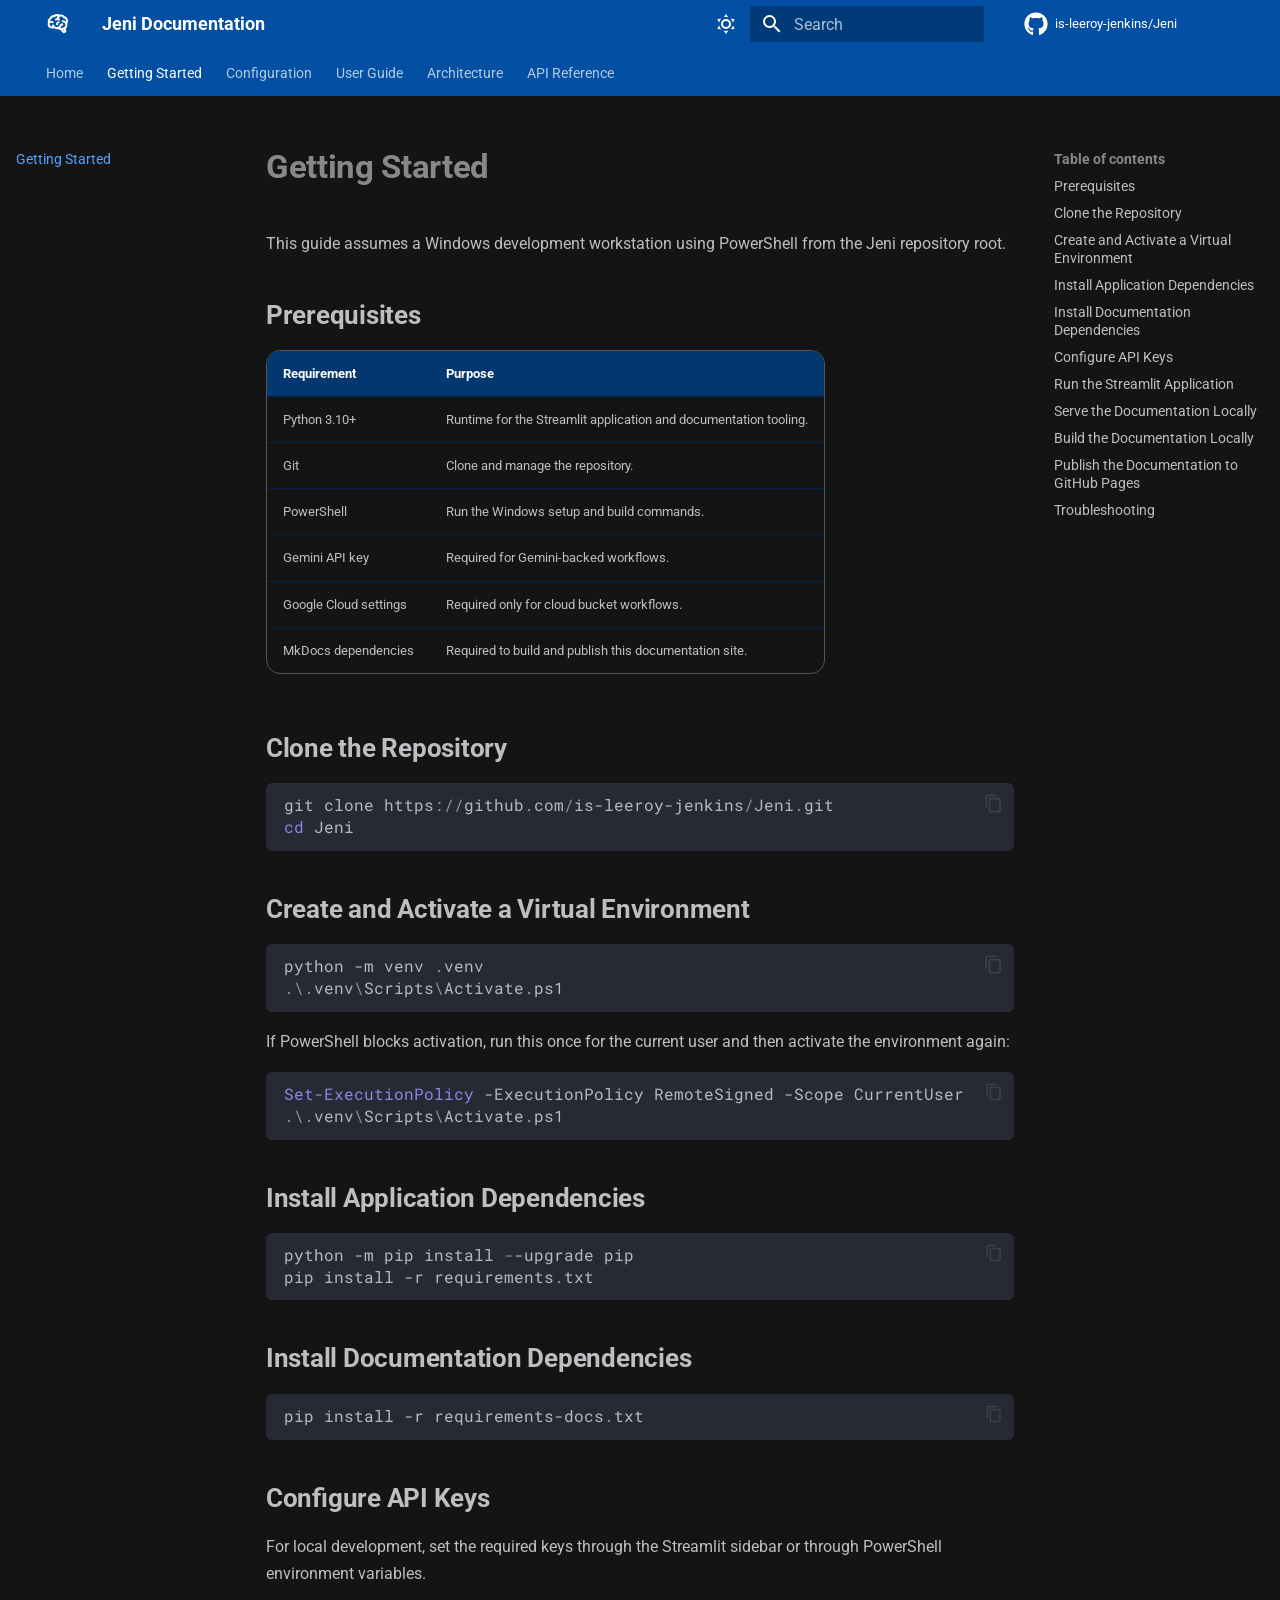
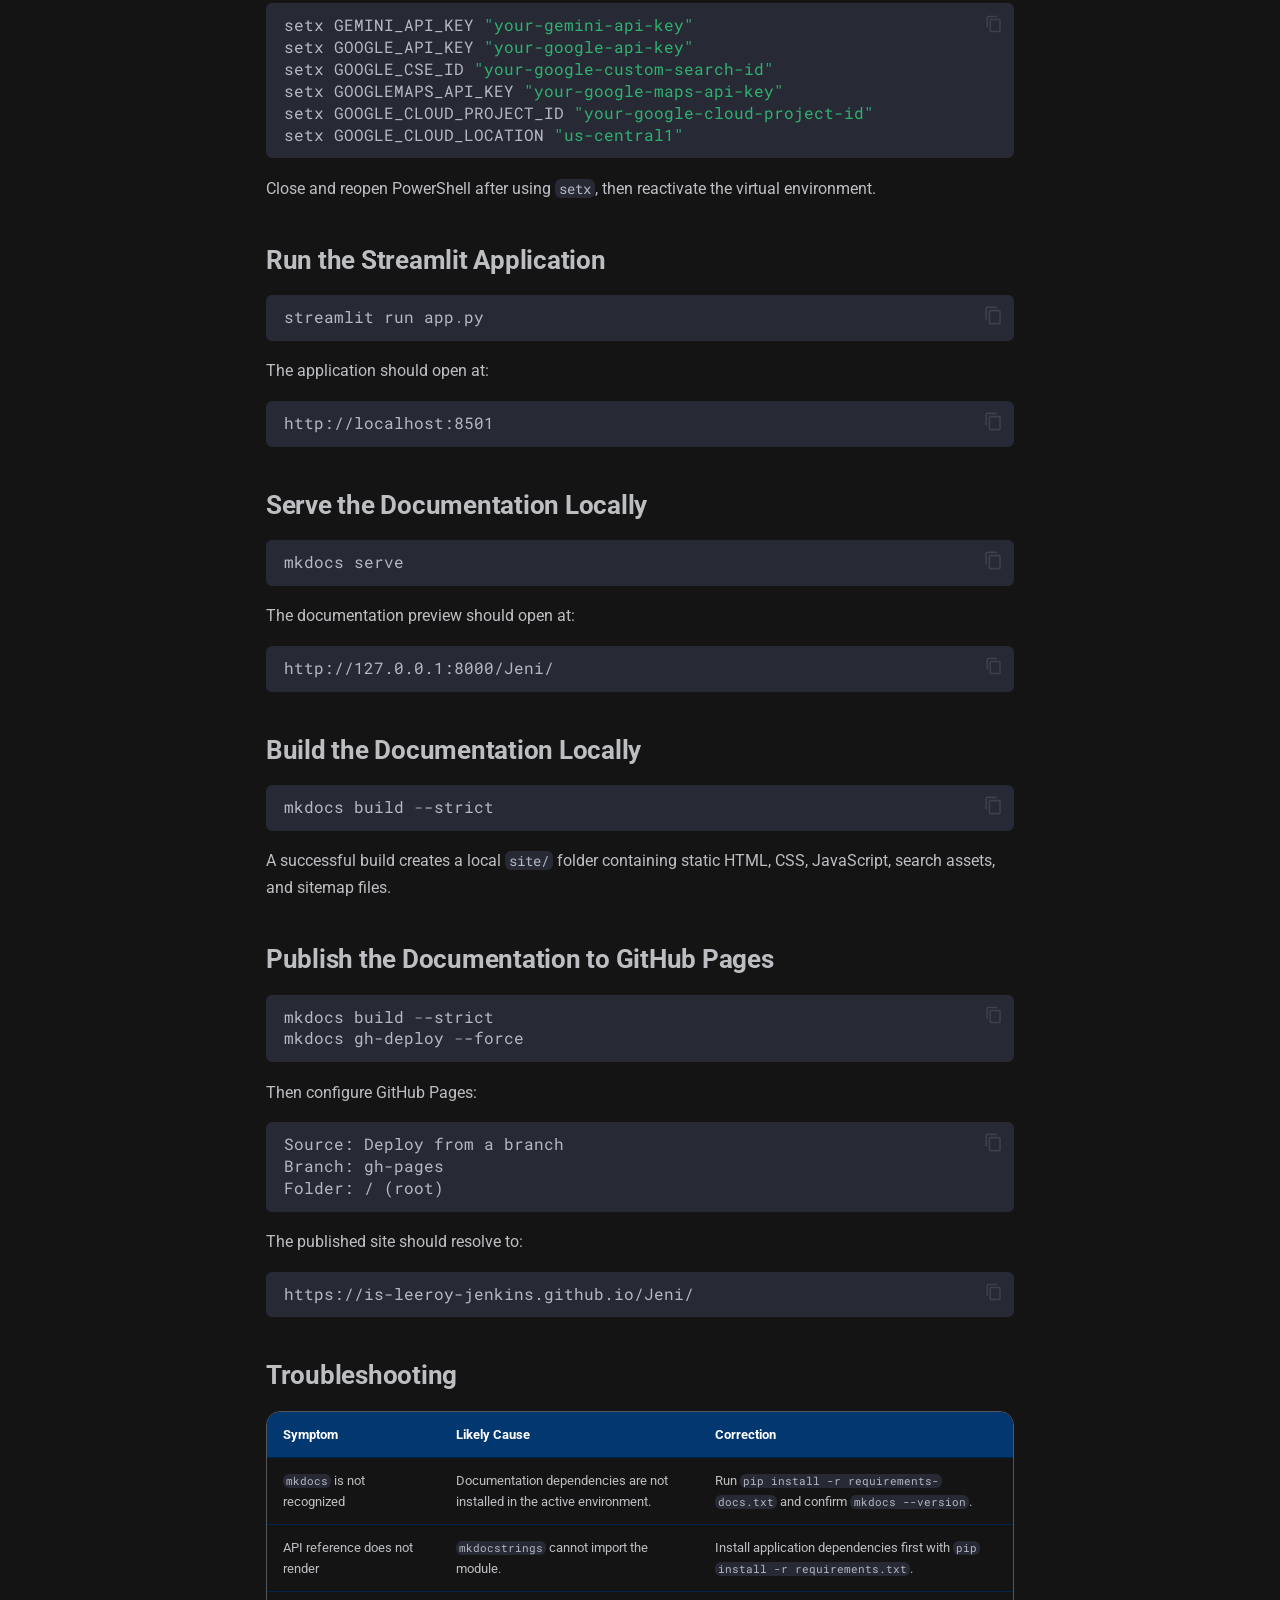
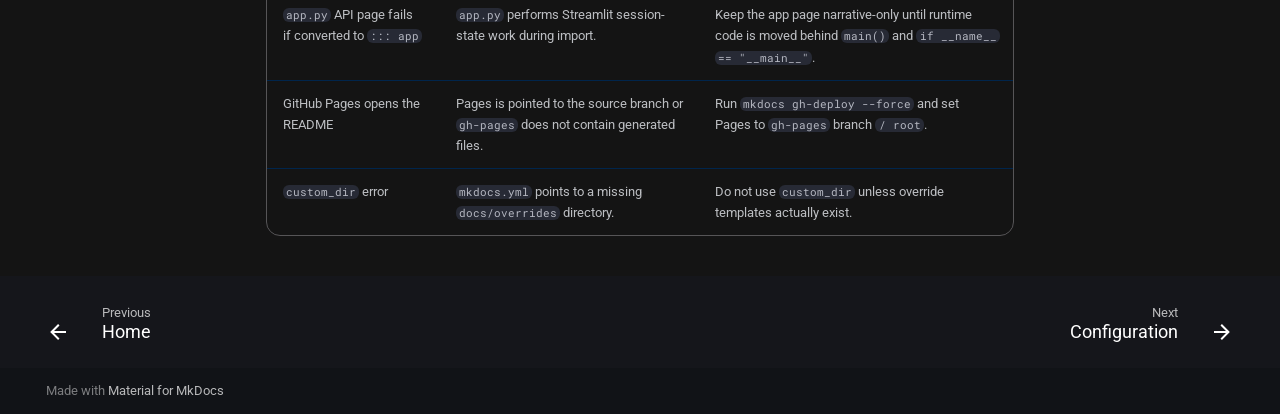
<file: getting-started/index.html>
<!doctype html>
<html lang="en" class="no-js">
  <head>
    
      <meta charset="utf-8">
      <meta name="viewport" content="width=device-width,initial-scale=1">
      
        <meta name="description" content="Official documentation for Jeni, a Gemini-powered multimodal AI assistant for analysis, document review, retrieval, prompt management, and data workflows.">
      
      
        <meta name="author" content="Terry D. Eppler">
      
      
        <link rel="canonical" href="https://is-leeroy-jenkins.github.io/Jeni/getting-started/">
      
      
        <link rel="prev" href="..">
      
      
        <link rel="next" href="../configuration/">
      
      
        
      
      
      <link rel="icon" href="../assets/images/favicon.png">
      <meta name="generator" content="mkdocs-1.6.1, mkdocs-material-9.7.7">
    
    
      
        <title>Getting Started - Jeni Documentation</title>
      
    
    
      <link rel="stylesheet" href="../assets/stylesheets/main.ec1eaa64.min.css">
      
        
        <link rel="stylesheet" href="../assets/stylesheets/palette.ab4e12ef.min.css">
      
      


    
    
      
    
    
      
        
        
        <link rel="preconnect" href="https://fonts.gstatic.com" crossorigin>
        <link rel="stylesheet" href="https://fonts.googleapis.com/css?family=Roboto:300,300i,400,400i,700,700i%7CRoboto+Mono:400,400i,700,700i&display=fallback">
        <style>:root{--md-text-font:"Roboto";--md-code-font:"Roboto Mono"}</style>
      
    
    
      <link rel="stylesheet" href="../assets/_mkdocstrings.css">
    
      <link rel="stylesheet" href="../stylesheets/extra.css">
    
    <script>__md_scope=new URL("..",location),__md_hash=e=>[...e].reduce(((e,_)=>(e<<5)-e+_.charCodeAt(0)),0),__md_get=(e,_=localStorage,t=__md_scope)=>JSON.parse(_.getItem(t.pathname+"."+e)),__md_set=(e,_,t=localStorage,a=__md_scope)=>{try{t.setItem(a.pathname+"."+e,JSON.stringify(_))}catch(e){}}</script>
    
      

    
    
  </head>
  
  
    
    
      
    
    
    
    
    <body dir="ltr" data-md-color-scheme="slate" data-md-color-primary="blue" data-md-color-accent="light-blue">
  
    
    <input class="md-toggle" data-md-toggle="drawer" type="checkbox" id="__drawer" autocomplete="off">
    <input class="md-toggle" data-md-toggle="search" type="checkbox" id="__search" autocomplete="off">
    <label class="md-overlay" for="__drawer"></label>
    <div data-md-component="skip">
      
        
        <a href="#getting-started" class="md-skip">
          Skip to content
        </a>
      
    </div>
    <div data-md-component="announce">
      
    </div>
    
    
      

<header class="md-header" data-md-component="header">
  <nav class="md-header__inner md-grid" aria-label="Header">
    <a href=".." title="Jeni Documentation" class="md-header__button md-logo" aria-label="Jeni Documentation" data-md-component="logo">
      
  
  <svg xmlns="http://www.w3.org/2000/svg" viewBox="0 0 24 24"><path d="M21.33 12.91c.09 1.55-.62 3.04-1.89 3.95l.77 1.49c.23.45.26.98.06 1.45-.19.47-.58.84-1.06 1l-.79.25a1.687 1.687 0 0 1-1.86-.55L14.44 18c-.89-.15-1.73-.53-2.44-1.1-.5.15-1 .23-1.5.23-.88 0-1.76-.27-2.5-.79-.53.16-1.07.23-1.62.22-.79.01-1.57-.15-2.3-.45a4.1 4.1 0 0 1-2.43-3.61c-.08-.72.04-1.45.35-2.11-.29-.75-.32-1.57-.07-2.33C2.3 7.11 3 6.32 3.87 5.82c.58-1.69 2.21-2.82 4-2.7 1.6-1.5 4.05-1.66 5.83-.37.42-.11.86-.17 1.3-.17 1.36-.03 2.65.57 3.5 1.64 2.04.53 3.5 2.35 3.58 4.47.05 1.11-.25 2.2-.86 3.13.07.36.11.72.11 1.09m-5-1.41c.57.07 1.02.5 1.02 1.07a1 1 0 0 1-1 1h-.63c-.32.9-.88 1.69-1.62 2.29.25.09.51.14.77.21 5.13-.07 4.53-3.2 4.53-3.25a2.59 2.59 0 0 0-2.69-2.49 1 1 0 0 1-1-1 1 1 0 0 1 1-1c1.23.03 2.41.49 3.33 1.3.05-.29.08-.59.08-.89-.06-1.24-.62-2.32-2.87-2.53-1.25-2.96-4.4-1.32-4.4-.4-.03.23.21.72.25.75a1 1 0 0 1 1 1c0 .55-.45 1-1 1-.53-.02-1.03-.22-1.43-.56-.48.31-1.03.5-1.6.56-.57.05-1.04-.35-1.07-.9a.97.97 0 0 1 .88-1.1c.16-.02.94-.14.94-.77 0-.66.25-1.29.68-1.79-.92-.25-1.91.08-2.91 1.29C6.75 5 6 5.25 5.45 7.2 4.5 7.67 4 8 3.78 9c1.08-.22 2.19-.13 3.22.25.5.19.78.75.59 1.29-.19.52-.77.78-1.29.59-.73-.32-1.55-.34-2.3-.06-.32.27-.32.83-.32 1.27 0 .74.37 1.43 1 1.83.53.27 1.12.41 1.71.4q-.225-.39-.39-.81a1.038 1.038 0 0 1 1.96-.68c.4 1.14 1.42 1.92 2.62 2.05 1.37-.07 2.59-.88 3.19-2.13.23-1.38 1.34-1.5 2.56-1.5m2 7.47-.62-1.3-.71.16 1 1.25zm-4.65-8.61a1 1 0 0 0-.91-1.03c-.71-.04-1.4.2-1.93.67-.57.58-.87 1.38-.84 2.19a1 1 0 0 0 1 1c.57 0 1-.45 1-1 0-.27.07-.54.23-.76.12-.1.27-.15.43-.15.55.03 1.02-.38 1.02-.92"/></svg>

    </a>
    <label class="md-header__button md-icon" for="__drawer">
      
      <svg xmlns="http://www.w3.org/2000/svg" viewBox="0 0 24 24"><path d="M3 6h18v2H3zm0 5h18v2H3zm0 5h18v2H3z"/></svg>
    </label>
    <div class="md-header__title" data-md-component="header-title">
      <div class="md-header__ellipsis">
        <div class="md-header__topic">
          <span class="md-ellipsis">
            Jeni Documentation
          </span>
        </div>
        <div class="md-header__topic" data-md-component="header-topic">
          <span class="md-ellipsis">
            
              Getting Started
            
          </span>
        </div>
      </div>
    </div>
    
      
        <form class="md-header__option" data-md-component="palette">
  
    
    
    
    <input class="md-option" data-md-color-media="" data-md-color-scheme="slate" data-md-color-primary="blue" data-md-color-accent="light-blue"  aria-label="Switch to light mode"  type="radio" name="__palette" id="__palette_0">
    
      <label class="md-header__button md-icon" title="Switch to light mode" for="__palette_1" hidden>
        <svg xmlns="http://www.w3.org/2000/svg" viewBox="0 0 24 24"><path d="M12 7a5 5 0 0 1 5 5 5 5 0 0 1-5 5 5 5 0 0 1-5-5 5 5 0 0 1 5-5m0 2a3 3 0 0 0-3 3 3 3 0 0 0 3 3 3 3 0 0 0 3-3 3 3 0 0 0-3-3m0-7 2.39 3.42C13.65 5.15 12.84 5 12 5s-1.65.15-2.39.42zM3.34 7l4.16-.35A7.2 7.2 0 0 0 5.94 8.5c-.44.74-.69 1.5-.83 2.29zm.02 10 1.76-3.77a7.131 7.131 0 0 0 2.38 4.14zM20.65 7l-1.77 3.79a7.02 7.02 0 0 0-2.38-4.15zm-.01 10-4.14.36c.59-.51 1.12-1.14 1.54-1.86.42-.73.69-1.5.83-2.29zM12 22l-2.41-3.44c.74.27 1.55.44 2.41.44.82 0 1.63-.17 2.37-.44z"/></svg>
      </label>
    
  
    
    
    
    <input class="md-option" data-md-color-media="" data-md-color-scheme="default" data-md-color-primary="blue" data-md-color-accent="light-blue"  aria-label="Switch to dark mode"  type="radio" name="__palette" id="__palette_1">
    
      <label class="md-header__button md-icon" title="Switch to dark mode" for="__palette_0" hidden>
        <svg xmlns="http://www.w3.org/2000/svg" viewBox="0 0 24 24"><path d="m17.75 4.09-2.53 1.94.91 3.06-2.63-1.81-2.63 1.81.91-3.06-2.53-1.94L12.44 4l1.06-3 1.06 3zm3.5 6.91-1.64 1.25.59 1.98-1.7-1.17-1.7 1.17.59-1.98L15.75 11l2.06-.05L18.5 9l.69 1.95zm-2.28 4.95c.83-.08 1.72 1.1 1.19 1.85-.32.45-.66.87-1.08 1.27C15.17 23 8.84 23 4.94 19.07c-3.91-3.9-3.91-10.24 0-14.14.4-.4.82-.76 1.27-1.08.75-.53 1.93.36 1.85 1.19-.27 2.86.69 5.83 2.89 8.02a9.96 9.96 0 0 0 8.02 2.89m-1.64 2.02a12.08 12.08 0 0 1-7.8-3.47c-2.17-2.19-3.33-5-3.49-7.82-2.81 3.14-2.7 7.96.31 10.98 3.02 3.01 7.84 3.12 10.98.31"/></svg>
      </label>
    
  
</form>
      
    
    
      <script>var palette=__md_get("__palette");if(palette&&palette.color){if("(prefers-color-scheme)"===palette.color.media){var media=matchMedia("(prefers-color-scheme: light)"),input=document.querySelector(media.matches?"[data-md-color-media='(prefers-color-scheme: light)']":"[data-md-color-media='(prefers-color-scheme: dark)']");palette.color.media=input.getAttribute("data-md-color-media"),palette.color.scheme=input.getAttribute("data-md-color-scheme"),palette.color.primary=input.getAttribute("data-md-color-primary"),palette.color.accent=input.getAttribute("data-md-color-accent")}for(var[key,value]of Object.entries(palette.color))document.body.setAttribute("data-md-color-"+key,value)}</script>
    
    
    
      
      
        <label class="md-header__button md-icon" for="__search">
          
          <svg xmlns="http://www.w3.org/2000/svg" viewBox="0 0 24 24"><path d="M9.5 3A6.5 6.5 0 0 1 16 9.5c0 1.61-.59 3.09-1.56 4.23l.27.27h.79l5 5-1.5 1.5-5-5v-.79l-.27-.27A6.52 6.52 0 0 1 9.5 16 6.5 6.5 0 0 1 3 9.5 6.5 6.5 0 0 1 9.5 3m0 2C7 5 5 7 5 9.5S7 14 9.5 14 14 12 14 9.5 12 5 9.5 5"/></svg>
        </label>
        <div class="md-search" data-md-component="search" role="dialog">
  <label class="md-search__overlay" for="__search"></label>
  <div class="md-search__inner" role="search">
    <form class="md-search__form" name="search">
      <input type="text" class="md-search__input" name="query" aria-label="Search" placeholder="Search" autocapitalize="off" autocorrect="off" autocomplete="off" spellcheck="false" data-md-component="search-query" required>
      <label class="md-search__icon md-icon" for="__search">
        
        <svg xmlns="http://www.w3.org/2000/svg" viewBox="0 0 24 24"><path d="M9.5 3A6.5 6.5 0 0 1 16 9.5c0 1.61-.59 3.09-1.56 4.23l.27.27h.79l5 5-1.5 1.5-5-5v-.79l-.27-.27A6.52 6.52 0 0 1 9.5 16 6.5 6.5 0 0 1 3 9.5 6.5 6.5 0 0 1 9.5 3m0 2C7 5 5 7 5 9.5S7 14 9.5 14 14 12 14 9.5 12 5 9.5 5"/></svg>
        
        <svg xmlns="http://www.w3.org/2000/svg" viewBox="0 0 24 24"><path d="M20 11v2H8l5.5 5.5-1.42 1.42L4.16 12l7.92-7.92L13.5 5.5 8 11z"/></svg>
      </label>
      <nav class="md-search__options" aria-label="Search">
        
          <a href="javascript:void(0)" class="md-search__icon md-icon" title="Share" aria-label="Share" data-clipboard data-clipboard-text="" data-md-component="search-share" tabindex="-1">
            
            <svg xmlns="http://www.w3.org/2000/svg" viewBox="0 0 24 24"><path d="M18 16.08c-.76 0-1.44.3-1.96.77L8.91 12.7c.05-.23.09-.46.09-.7s-.04-.47-.09-.7l7.05-4.11c.54.5 1.25.81 2.04.81a3 3 0 0 0 3-3 3 3 0 0 0-3-3 3 3 0 0 0-3 3c0 .24.04.47.09.7L8.04 9.81C7.5 9.31 6.79 9 6 9a3 3 0 0 0-3 3 3 3 0 0 0 3 3c.79 0 1.5-.31 2.04-.81l7.12 4.15c-.05.21-.08.43-.08.66 0 1.61 1.31 2.91 2.92 2.91s2.92-1.3 2.92-2.91A2.92 2.92 0 0 0 18 16.08"/></svg>
          </a>
        
        <button type="reset" class="md-search__icon md-icon" title="Clear" aria-label="Clear" tabindex="-1">
          
          <svg xmlns="http://www.w3.org/2000/svg" viewBox="0 0 24 24"><path d="M19 6.41 17.59 5 12 10.59 6.41 5 5 6.41 10.59 12 5 17.59 6.41 19 12 13.41 17.59 19 19 17.59 13.41 12z"/></svg>
        </button>
      </nav>
      
        <div class="md-search__suggest" data-md-component="search-suggest"></div>
      
    </form>
    <div class="md-search__output">
      <div class="md-search__scrollwrap" tabindex="0" data-md-scrollfix>
        <div class="md-search-result" data-md-component="search-result">
          <div class="md-search-result__meta">
            Initializing search
          </div>
          <ol class="md-search-result__list" role="presentation"></ol>
        </div>
      </div>
    </div>
  </div>
</div>
      
    
    
      <div class="md-header__source">
        <a href="https://github.com/is-leeroy-jenkins/Jeni" title="Go to repository" class="md-source" data-md-component="source">
  <div class="md-source__icon md-icon">
    
    <svg xmlns="http://www.w3.org/2000/svg" viewBox="0 0 512 512"><!--! Font Awesome Free 7.1.0 by @fontawesome - https://fontawesome.com License - https://fontawesome.com/license/free (Icons: CC BY 4.0, Fonts: SIL OFL 1.1, Code: MIT License) Copyright 2025 Fonticons, Inc.--><path d="M173.9 397.4c0 2-2.3 3.6-5.2 3.6-3.3.3-5.6-1.3-5.6-3.6 0-2 2.3-3.6 5.2-3.6 3-.3 5.6 1.3 5.6 3.6m-31.1-4.5c-.7 2 1.3 4.3 4.3 4.9 2.6 1 5.6 0 6.2-2s-1.3-4.3-4.3-5.2c-2.6-.7-5.5.3-6.2 2.3m44.2-1.7c-2.9.7-4.9 2.6-4.6 4.9.3 2 2.9 3.3 5.9 2.6 2.9-.7 4.9-2.6 4.6-4.6-.3-1.9-3-3.2-5.9-2.9M252.8 8C114.1 8 8 113.3 8 252c0 110.9 69.8 205.8 169.5 239.2 12.8 2.3 17.3-5.6 17.3-12.1 0-6.2-.3-40.4-.3-61.4 0 0-70 15-84.7-29.8 0 0-11.4-29.1-27.8-36.6 0 0-22.9-15.7 1.6-15.4 0 0 24.9 2 38.6 25.8 21.9 38.6 58.6 27.5 72.9 20.9 2.3-16 8.8-27.1 16-33.7-55.9-6.2-112.3-14.3-112.3-110.5 0-27.5 7.6-41.3 23.6-58.9-2.6-6.5-11.1-33.3 2.6-67.9 20.9-6.5 69 27 69 27 20-5.6 41.5-8.5 62.8-8.5s42.8 2.9 62.8 8.5c0 0 48.1-33.6 69-27 13.7 34.7 5.2 61.4 2.6 67.9 16 17.7 25.8 31.5 25.8 58.9 0 96.5-58.9 104.2-114.8 110.5 9.2 7.9 17 22.9 17 46.4 0 33.7-.3 75.4-.3 83.6 0 6.5 4.6 14.4 17.3 12.1C436.2 457.8 504 362.9 504 252 504 113.3 391.5 8 252.8 8M105.2 352.9c-1.3 1-1 3.3.7 5.2 1.6 1.6 3.9 2.3 5.2 1 1.3-1 1-3.3-.7-5.2-1.6-1.6-3.9-2.3-5.2-1m-10.8-8.1c-.7 1.3.3 2.9 2.3 3.9 1.6 1 3.6.7 4.3-.7.7-1.3-.3-2.9-2.3-3.9-2-.6-3.6-.3-4.3.7m32.4 35.6c-1.6 1.3-1 4.3 1.3 6.2 2.3 2.3 5.2 2.6 6.5 1 1.3-1.3.7-4.3-1.3-6.2-2.2-2.3-5.2-2.6-6.5-1m-11.4-14.7c-1.6 1-1.6 3.6 0 5.9s4.3 3.3 5.6 2.3c1.6-1.3 1.6-3.9 0-6.2-1.4-2.3-4-3.3-5.6-2"/></svg>
  </div>
  <div class="md-source__repository">
    is-leeroy-jenkins/Jeni
  </div>
</a>
      </div>
    
  </nav>
  
</header>
    
    <div class="md-container" data-md-component="container">
      
      
        
          
            
<nav class="md-tabs" aria-label="Tabs" data-md-component="tabs">
  <div class="md-grid">
    <ul class="md-tabs__list">
      
        
  
  
  
  
    <li class="md-tabs__item">
      <a href=".." class="md-tabs__link">
        
  
  
    
  
  Home

      </a>
    </li>
  

      
        
  
  
  
    
  
  
    <li class="md-tabs__item md-tabs__item--active">
      <a href="./" class="md-tabs__link">
        
  
  
    
  
  Getting Started

      </a>
    </li>
  

      
        
  
  
  
  
    <li class="md-tabs__item">
      <a href="../configuration/" class="md-tabs__link">
        
  
  
    
  
  Configuration

      </a>
    </li>
  

      
        
  
  
  
  
    <li class="md-tabs__item">
      <a href="../user-guide/" class="md-tabs__link">
        
  
  
    
  
  User Guide

      </a>
    </li>
  

      
        
  
  
  
  
    <li class="md-tabs__item">
      <a href="../architecture/" class="md-tabs__link">
        
  
  
    
  
  Architecture

      </a>
    </li>
  

      
        
  
  
  
  
    
    
      <li class="md-tabs__item">
        <a href="../api/app/" class="md-tabs__link">
          
  
  
    
  
  API Reference

        </a>
      </li>
    
  

      
    </ul>
  </div>
</nav>
          
        
      
      <main class="md-main" data-md-component="main">
        <div class="md-main__inner md-grid">
          
            
              
              <div class="md-sidebar md-sidebar--primary" data-md-component="sidebar" data-md-type="navigation" >
                <div class="md-sidebar__scrollwrap">
                  <div class="md-sidebar__inner">
                    


  


<nav class="md-nav md-nav--primary md-nav--lifted" aria-label="Navigation" data-md-level="0">
  <label class="md-nav__title" for="__drawer">
    <a href=".." title="Jeni Documentation" class="md-nav__button md-logo" aria-label="Jeni Documentation" data-md-component="logo">
      
  
  <svg xmlns="http://www.w3.org/2000/svg" viewBox="0 0 24 24"><path d="M21.33 12.91c.09 1.55-.62 3.04-1.89 3.95l.77 1.49c.23.45.26.98.06 1.45-.19.47-.58.84-1.06 1l-.79.25a1.687 1.687 0 0 1-1.86-.55L14.44 18c-.89-.15-1.73-.53-2.44-1.1-.5.15-1 .23-1.5.23-.88 0-1.76-.27-2.5-.79-.53.16-1.07.23-1.62.22-.79.01-1.57-.15-2.3-.45a4.1 4.1 0 0 1-2.43-3.61c-.08-.72.04-1.45.35-2.11-.29-.75-.32-1.57-.07-2.33C2.3 7.11 3 6.32 3.87 5.82c.58-1.69 2.21-2.82 4-2.7 1.6-1.5 4.05-1.66 5.83-.37.42-.11.86-.17 1.3-.17 1.36-.03 2.65.57 3.5 1.64 2.04.53 3.5 2.35 3.58 4.47.05 1.11-.25 2.2-.86 3.13.07.36.11.72.11 1.09m-5-1.41c.57.07 1.02.5 1.02 1.07a1 1 0 0 1-1 1h-.63c-.32.9-.88 1.69-1.62 2.29.25.09.51.14.77.21 5.13-.07 4.53-3.2 4.53-3.25a2.59 2.59 0 0 0-2.69-2.49 1 1 0 0 1-1-1 1 1 0 0 1 1-1c1.23.03 2.41.49 3.33 1.3.05-.29.08-.59.08-.89-.06-1.24-.62-2.32-2.87-2.53-1.25-2.96-4.4-1.32-4.4-.4-.03.23.21.72.25.75a1 1 0 0 1 1 1c0 .55-.45 1-1 1-.53-.02-1.03-.22-1.43-.56-.48.31-1.03.5-1.6.56-.57.05-1.04-.35-1.07-.9a.97.97 0 0 1 .88-1.1c.16-.02.94-.14.94-.77 0-.66.25-1.29.68-1.79-.92-.25-1.91.08-2.91 1.29C6.75 5 6 5.25 5.45 7.2 4.5 7.67 4 8 3.78 9c1.08-.22 2.19-.13 3.22.25.5.19.78.75.59 1.29-.19.52-.77.78-1.29.59-.73-.32-1.55-.34-2.3-.06-.32.27-.32.83-.32 1.27 0 .74.37 1.43 1 1.83.53.27 1.12.41 1.71.4q-.225-.39-.39-.81a1.038 1.038 0 0 1 1.96-.68c.4 1.14 1.42 1.92 2.62 2.05 1.37-.07 2.59-.88 3.19-2.13.23-1.38 1.34-1.5 2.56-1.5m2 7.47-.62-1.3-.71.16 1 1.25zm-4.65-8.61a1 1 0 0 0-.91-1.03c-.71-.04-1.4.2-1.93.67-.57.58-.87 1.38-.84 2.19a1 1 0 0 0 1 1c.57 0 1-.45 1-1 0-.27.07-.54.23-.76.12-.1.27-.15.43-.15.55.03 1.02-.38 1.02-.92"/></svg>

    </a>
    Jeni Documentation
  </label>
  
    <div class="md-nav__source">
      <a href="https://github.com/is-leeroy-jenkins/Jeni" title="Go to repository" class="md-source" data-md-component="source">
  <div class="md-source__icon md-icon">
    
    <svg xmlns="http://www.w3.org/2000/svg" viewBox="0 0 512 512"><!--! Font Awesome Free 7.1.0 by @fontawesome - https://fontawesome.com License - https://fontawesome.com/license/free (Icons: CC BY 4.0, Fonts: SIL OFL 1.1, Code: MIT License) Copyright 2025 Fonticons, Inc.--><path d="M173.9 397.4c0 2-2.3 3.6-5.2 3.6-3.3.3-5.6-1.3-5.6-3.6 0-2 2.3-3.6 5.2-3.6 3-.3 5.6 1.3 5.6 3.6m-31.1-4.5c-.7 2 1.3 4.3 4.3 4.9 2.6 1 5.6 0 6.2-2s-1.3-4.3-4.3-5.2c-2.6-.7-5.5.3-6.2 2.3m44.2-1.7c-2.9.7-4.9 2.6-4.6 4.9.3 2 2.9 3.3 5.9 2.6 2.9-.7 4.9-2.6 4.6-4.6-.3-1.9-3-3.2-5.9-2.9M252.8 8C114.1 8 8 113.3 8 252c0 110.9 69.8 205.8 169.5 239.2 12.8 2.3 17.3-5.6 17.3-12.1 0-6.2-.3-40.4-.3-61.4 0 0-70 15-84.7-29.8 0 0-11.4-29.1-27.8-36.6 0 0-22.9-15.7 1.6-15.4 0 0 24.9 2 38.6 25.8 21.9 38.6 58.6 27.5 72.9 20.9 2.3-16 8.8-27.1 16-33.7-55.9-6.2-112.3-14.3-112.3-110.5 0-27.5 7.6-41.3 23.6-58.9-2.6-6.5-11.1-33.3 2.6-67.9 20.9-6.5 69 27 69 27 20-5.6 41.5-8.5 62.8-8.5s42.8 2.9 62.8 8.5c0 0 48.1-33.6 69-27 13.7 34.7 5.2 61.4 2.6 67.9 16 17.7 25.8 31.5 25.8 58.9 0 96.5-58.9 104.2-114.8 110.5 9.2 7.9 17 22.9 17 46.4 0 33.7-.3 75.4-.3 83.6 0 6.5 4.6 14.4 17.3 12.1C436.2 457.8 504 362.9 504 252 504 113.3 391.5 8 252.8 8M105.2 352.9c-1.3 1-1 3.3.7 5.2 1.6 1.6 3.9 2.3 5.2 1 1.3-1 1-3.3-.7-5.2-1.6-1.6-3.9-2.3-5.2-1m-10.8-8.1c-.7 1.3.3 2.9 2.3 3.9 1.6 1 3.6.7 4.3-.7.7-1.3-.3-2.9-2.3-3.9-2-.6-3.6-.3-4.3.7m32.4 35.6c-1.6 1.3-1 4.3 1.3 6.2 2.3 2.3 5.2 2.6 6.5 1 1.3-1.3.7-4.3-1.3-6.2-2.2-2.3-5.2-2.6-6.5-1m-11.4-14.7c-1.6 1-1.6 3.6 0 5.9s4.3 3.3 5.6 2.3c1.6-1.3 1.6-3.9 0-6.2-1.4-2.3-4-3.3-5.6-2"/></svg>
  </div>
  <div class="md-source__repository">
    is-leeroy-jenkins/Jeni
  </div>
</a>
    </div>
  
  <ul class="md-nav__list" data-md-scrollfix>
    
      
      
  
  
  
  
    <li class="md-nav__item">
      <a href=".." class="md-nav__link">
        
  
  
  <span class="md-ellipsis">
    
  
    Home
  

    
  </span>
  
  

      </a>
    </li>
  

    
      
      
  
  
    
  
  
  
    <li class="md-nav__item md-nav__item--active">
      
      <input class="md-nav__toggle md-toggle" type="checkbox" id="__toc">
      
      
        
      
      
        <label class="md-nav__link md-nav__link--active" for="__toc">
          
  
  
  <span class="md-ellipsis">
    
  
    Getting Started
  

    
  </span>
  
  

          <span class="md-nav__icon md-icon"></span>
        </label>
      
      <a href="./" class="md-nav__link md-nav__link--active">
        
  
  
  <span class="md-ellipsis">
    
  
    Getting Started
  

    
  </span>
  
  

      </a>
      
        

<nav class="md-nav md-nav--secondary" aria-label="Table of contents">
  
  
  
    
  
  
    <label class="md-nav__title" for="__toc">
      <span class="md-nav__icon md-icon"></span>
      Table of contents
    </label>
    <ul class="md-nav__list" data-md-component="toc" data-md-scrollfix>
      
        <li class="md-nav__item">
  <a href="#prerequisites" class="md-nav__link">
    <span class="md-ellipsis">
      
        Prerequisites
      
    </span>
  </a>
  
</li>
      
        <li class="md-nav__item">
  <a href="#clone-the-repository" class="md-nav__link">
    <span class="md-ellipsis">
      
        Clone the Repository
      
    </span>
  </a>
  
</li>
      
        <li class="md-nav__item">
  <a href="#create-and-activate-a-virtual-environment" class="md-nav__link">
    <span class="md-ellipsis">
      
        Create and Activate a Virtual Environment
      
    </span>
  </a>
  
</li>
      
        <li class="md-nav__item">
  <a href="#install-application-dependencies" class="md-nav__link">
    <span class="md-ellipsis">
      
        Install Application Dependencies
      
    </span>
  </a>
  
</li>
      
        <li class="md-nav__item">
  <a href="#install-documentation-dependencies" class="md-nav__link">
    <span class="md-ellipsis">
      
        Install Documentation Dependencies
      
    </span>
  </a>
  
</li>
      
        <li class="md-nav__item">
  <a href="#configure-api-keys" class="md-nav__link">
    <span class="md-ellipsis">
      
        Configure API Keys
      
    </span>
  </a>
  
</li>
      
        <li class="md-nav__item">
  <a href="#run-the-streamlit-application" class="md-nav__link">
    <span class="md-ellipsis">
      
        Run the Streamlit Application
      
    </span>
  </a>
  
</li>
      
        <li class="md-nav__item">
  <a href="#serve-the-documentation-locally" class="md-nav__link">
    <span class="md-ellipsis">
      
        Serve the Documentation Locally
      
    </span>
  </a>
  
</li>
      
        <li class="md-nav__item">
  <a href="#build-the-documentation-locally" class="md-nav__link">
    <span class="md-ellipsis">
      
        Build the Documentation Locally
      
    </span>
  </a>
  
</li>
      
        <li class="md-nav__item">
  <a href="#publish-the-documentation-to-github-pages" class="md-nav__link">
    <span class="md-ellipsis">
      
        Publish the Documentation to GitHub Pages
      
    </span>
  </a>
  
</li>
      
        <li class="md-nav__item">
  <a href="#troubleshooting" class="md-nav__link">
    <span class="md-ellipsis">
      
        Troubleshooting
      
    </span>
  </a>
  
</li>
      
    </ul>
  
</nav>
      
    </li>
  

    
      
      
  
  
  
  
    <li class="md-nav__item">
      <a href="../configuration/" class="md-nav__link">
        
  
  
  <span class="md-ellipsis">
    
  
    Configuration
  

    
  </span>
  
  

      </a>
    </li>
  

    
      
      
  
  
  
  
    <li class="md-nav__item">
      <a href="../user-guide/" class="md-nav__link">
        
  
  
  <span class="md-ellipsis">
    
  
    User Guide
  

    
  </span>
  
  

      </a>
    </li>
  

    
      
      
  
  
  
  
    <li class="md-nav__item">
      <a href="../architecture/" class="md-nav__link">
        
  
  
  <span class="md-ellipsis">
    
  
    Architecture
  

    
  </span>
  
  

      </a>
    </li>
  

    
      
      
  
  
  
  
    
    
      
        
      
        
      
        
      
    
    
    
      
      
        
      
    
    
    <li class="md-nav__item md-nav__item--nested">
      
        
        
          
        
        <input class="md-nav__toggle md-toggle md-toggle--indeterminate" type="checkbox" id="__nav_6" >
        
          
          <label class="md-nav__link" for="__nav_6" id="__nav_6_label" tabindex="0">
            
  
  
  <span class="md-ellipsis">
    
  
    API Reference
  

    
  </span>
  
  

            <span class="md-nav__icon md-icon"></span>
          </label>
        
        <nav class="md-nav" data-md-level="1" aria-labelledby="__nav_6_label" aria-expanded="false">
          <label class="md-nav__title" for="__nav_6">
            <span class="md-nav__icon md-icon"></span>
            
  
    API Reference
  

          </label>
          <ul class="md-nav__list" data-md-scrollfix>
            
              
                
  
  
  
  
    <li class="md-nav__item">
      <a href="../api/app/" class="md-nav__link">
        
  
  
  <span class="md-ellipsis">
    
  
    Application
  

    
  </span>
  
  

      </a>
    </li>
  

              
            
              
                
  
  
  
  
    <li class="md-nav__item">
      <a href="../api/gemini/" class="md-nav__link">
        
  
  
  <span class="md-ellipsis">
    
  
    Gemini
  

    
  </span>
  
  

      </a>
    </li>
  

              
            
              
                
  
  
  
  
    <li class="md-nav__item">
      <a href="../api/config/" class="md-nav__link">
        
  
  
  <span class="md-ellipsis">
    
  
    Configuration
  

    
  </span>
  
  

      </a>
    </li>
  

              
            
          </ul>
        </nav>
      
    </li>
  

    
  </ul>
</nav>
                  </div>
                </div>
              </div>
            
            
              
              <div class="md-sidebar md-sidebar--secondary" data-md-component="sidebar" data-md-type="toc" >
                <div class="md-sidebar__scrollwrap">
                  <div class="md-sidebar__inner">
                    

<nav class="md-nav md-nav--secondary" aria-label="Table of contents">
  
  
  
    
  
  
    <label class="md-nav__title" for="__toc">
      <span class="md-nav__icon md-icon"></span>
      Table of contents
    </label>
    <ul class="md-nav__list" data-md-component="toc" data-md-scrollfix>
      
        <li class="md-nav__item">
  <a href="#prerequisites" class="md-nav__link">
    <span class="md-ellipsis">
      
        Prerequisites
      
    </span>
  </a>
  
</li>
      
        <li class="md-nav__item">
  <a href="#clone-the-repository" class="md-nav__link">
    <span class="md-ellipsis">
      
        Clone the Repository
      
    </span>
  </a>
  
</li>
      
        <li class="md-nav__item">
  <a href="#create-and-activate-a-virtual-environment" class="md-nav__link">
    <span class="md-ellipsis">
      
        Create and Activate a Virtual Environment
      
    </span>
  </a>
  
</li>
      
        <li class="md-nav__item">
  <a href="#install-application-dependencies" class="md-nav__link">
    <span class="md-ellipsis">
      
        Install Application Dependencies
      
    </span>
  </a>
  
</li>
      
        <li class="md-nav__item">
  <a href="#install-documentation-dependencies" class="md-nav__link">
    <span class="md-ellipsis">
      
        Install Documentation Dependencies
      
    </span>
  </a>
  
</li>
      
        <li class="md-nav__item">
  <a href="#configure-api-keys" class="md-nav__link">
    <span class="md-ellipsis">
      
        Configure API Keys
      
    </span>
  </a>
  
</li>
      
        <li class="md-nav__item">
  <a href="#run-the-streamlit-application" class="md-nav__link">
    <span class="md-ellipsis">
      
        Run the Streamlit Application
      
    </span>
  </a>
  
</li>
      
        <li class="md-nav__item">
  <a href="#serve-the-documentation-locally" class="md-nav__link">
    <span class="md-ellipsis">
      
        Serve the Documentation Locally
      
    </span>
  </a>
  
</li>
      
        <li class="md-nav__item">
  <a href="#build-the-documentation-locally" class="md-nav__link">
    <span class="md-ellipsis">
      
        Build the Documentation Locally
      
    </span>
  </a>
  
</li>
      
        <li class="md-nav__item">
  <a href="#publish-the-documentation-to-github-pages" class="md-nav__link">
    <span class="md-ellipsis">
      
        Publish the Documentation to GitHub Pages
      
    </span>
  </a>
  
</li>
      
        <li class="md-nav__item">
  <a href="#troubleshooting" class="md-nav__link">
    <span class="md-ellipsis">
      
        Troubleshooting
      
    </span>
  </a>
  
</li>
      
    </ul>
  
</nav>
                  </div>
                </div>
              </div>
            
          
          
            <div class="md-content" data-md-component="content">
              
              <article class="md-content__inner md-typeset">
                
                  


  
  


<h1 id="getting-started">Getting Started<a class="headerlink" href="#getting-started" title="Permanent link">&para;</a></h1>
<p>This guide assumes a Windows development workstation using PowerShell from the Jeni repository root.</p>
<h2 id="prerequisites">Prerequisites<a class="headerlink" href="#prerequisites" title="Permanent link">&para;</a></h2>
<table>
<thead>
<tr>
<th>Requirement</th>
<th>Purpose</th>
</tr>
</thead>
<tbody>
<tr>
<td>Python 3.10+</td>
<td>Runtime for the Streamlit application and documentation tooling.</td>
</tr>
<tr>
<td>Git</td>
<td>Clone and manage the repository.</td>
</tr>
<tr>
<td>PowerShell</td>
<td>Run the Windows setup and build commands.</td>
</tr>
<tr>
<td>Gemini API key</td>
<td>Required for Gemini-backed workflows.</td>
</tr>
<tr>
<td>Google Cloud settings</td>
<td>Required only for cloud bucket workflows.</td>
</tr>
<tr>
<td>MkDocs dependencies</td>
<td>Required to build and publish this documentation site.</td>
</tr>
</tbody>
</table>
<h2 id="clone-the-repository">Clone the Repository<a class="headerlink" href="#clone-the-repository" title="Permanent link">&para;</a></h2>
<div class="highlight"><pre><span></span><code><span class="n">git</span> <span class="n">clone</span> <span class="n">https</span><span class="p">://</span><span class="n">github</span><span class="p">.</span><span class="n">com</span><span class="p">/</span><span class="n">is-leeroy-jenkins</span><span class="p">/</span><span class="n">Jeni</span><span class="p">.</span><span class="n">git</span>
<span class="nb">cd </span><span class="n">Jeni</span>
</code></pre></div>
<h2 id="create-and-activate-a-virtual-environment">Create and Activate a Virtual Environment<a class="headerlink" href="#create-and-activate-a-virtual-environment" title="Permanent link">&para;</a></h2>
<div class="highlight"><pre><span></span><code><span class="n">python</span> <span class="n">-m</span> <span class="n">venv</span> <span class="p">.</span><span class="n">venv</span>
<span class="p">.\.</span><span class="n">venv</span><span class="p">\</span><span class="n">Scripts</span><span class="p">\</span><span class="n">Activate</span><span class="p">.</span><span class="n">ps1</span>
</code></pre></div>
<p>If PowerShell blocks activation, run this once for the current user and then activate the environment again:</p>
<div class="highlight"><pre><span></span><code><span class="nb">Set-ExecutionPolicy</span> <span class="n">-ExecutionPolicy</span> <span class="n">RemoteSigned</span> <span class="n">-Scope</span> <span class="n">CurrentUser</span>
<span class="p">.\.</span><span class="n">venv</span><span class="p">\</span><span class="n">Scripts</span><span class="p">\</span><span class="n">Activate</span><span class="p">.</span><span class="n">ps1</span>
</code></pre></div>
<h2 id="install-application-dependencies">Install Application Dependencies<a class="headerlink" href="#install-application-dependencies" title="Permanent link">&para;</a></h2>
<div class="highlight"><pre><span></span><code><span class="n">python</span> <span class="n">-m</span> <span class="n">pip</span> <span class="n">install</span> <span class="p">-</span><span class="n">-upgrade</span> <span class="n">pip</span>
<span class="n">pip</span> <span class="n">install</span> <span class="n">-r</span> <span class="n">requirements</span><span class="p">.</span><span class="n">txt</span>
</code></pre></div>
<h2 id="install-documentation-dependencies">Install Documentation Dependencies<a class="headerlink" href="#install-documentation-dependencies" title="Permanent link">&para;</a></h2>
<div class="highlight"><pre><span></span><code><span class="n">pip</span> <span class="n">install</span> <span class="n">-r</span> <span class="n">requirements-docs</span><span class="p">.</span><span class="n">txt</span>
</code></pre></div>
<h2 id="configure-api-keys">Configure API Keys<a class="headerlink" href="#configure-api-keys" title="Permanent link">&para;</a></h2>
<p>For local development, set the required keys through the Streamlit sidebar or through PowerShell environment variables.</p>
<div class="highlight"><pre><span></span><code><span class="n">setx</span> <span class="n">GEMINI_API_KEY</span> <span class="s2">&quot;your-gemini-api-key&quot;</span>
<span class="n">setx</span> <span class="n">GOOGLE_API_KEY</span> <span class="s2">&quot;your-google-api-key&quot;</span>
<span class="n">setx</span> <span class="n">GOOGLE_CSE_ID</span> <span class="s2">&quot;your-google-custom-search-id&quot;</span>
<span class="n">setx</span> <span class="n">GOOGLEMAPS_API_KEY</span> <span class="s2">&quot;your-google-maps-api-key&quot;</span>
<span class="n">setx</span> <span class="n">GOOGLE_CLOUD_PROJECT_ID</span> <span class="s2">&quot;your-google-cloud-project-id&quot;</span>
<span class="n">setx</span> <span class="n">GOOGLE_CLOUD_LOCATION</span> <span class="s2">&quot;us-central1&quot;</span>
</code></pre></div>
<p>Close and reopen PowerShell after using <code>setx</code>, then reactivate the virtual environment.</p>
<h2 id="run-the-streamlit-application">Run the Streamlit Application<a class="headerlink" href="#run-the-streamlit-application" title="Permanent link">&para;</a></h2>
<div class="highlight"><pre><span></span><code><span class="n">streamlit</span> <span class="n">run</span> <span class="n">app</span><span class="p">.</span><span class="n">py</span>
</code></pre></div>
<p>The application should open at:</p>
<div class="highlight"><pre><span></span><code>http://localhost:8501
</code></pre></div>
<h2 id="serve-the-documentation-locally">Serve the Documentation Locally<a class="headerlink" href="#serve-the-documentation-locally" title="Permanent link">&para;</a></h2>
<div class="highlight"><pre><span></span><code><span class="n">mkdocs</span> <span class="n">serve</span>
</code></pre></div>
<p>The documentation preview should open at:</p>
<div class="highlight"><pre><span></span><code>http://127.0.0.1:8000/Jeni/
</code></pre></div>
<h2 id="build-the-documentation-locally">Build the Documentation Locally<a class="headerlink" href="#build-the-documentation-locally" title="Permanent link">&para;</a></h2>
<div class="highlight"><pre><span></span><code><span class="n">mkdocs</span> <span class="n">build</span> <span class="p">-</span><span class="n">-strict</span>
</code></pre></div>
<p>A successful build creates a local <code>site/</code> folder containing static HTML, CSS, JavaScript, search assets, and sitemap files.</p>
<h2 id="publish-the-documentation-to-github-pages">Publish the Documentation to GitHub Pages<a class="headerlink" href="#publish-the-documentation-to-github-pages" title="Permanent link">&para;</a></h2>
<div class="highlight"><pre><span></span><code><span class="n">mkdocs</span> <span class="n">build</span> <span class="p">-</span><span class="n">-strict</span>
<span class="n">mkdocs</span> <span class="n">gh-deploy</span> <span class="p">-</span><span class="n">-force</span>
</code></pre></div>
<p>Then configure GitHub Pages:</p>
<div class="highlight"><pre><span></span><code>Source: Deploy from a branch
Branch: gh-pages
Folder: / (root)
</code></pre></div>
<p>The published site should resolve to:</p>
<div class="highlight"><pre><span></span><code>https://is-leeroy-jenkins.github.io/Jeni/
</code></pre></div>
<h2 id="troubleshooting">Troubleshooting<a class="headerlink" href="#troubleshooting" title="Permanent link">&para;</a></h2>
<table>
<thead>
<tr>
<th>Symptom</th>
<th>Likely Cause</th>
<th>Correction</th>
</tr>
</thead>
<tbody>
<tr>
<td><code>mkdocs</code> is not recognized</td>
<td>Documentation dependencies are not installed in the active environment.</td>
<td>Run <code>pip install -r requirements-docs.txt</code> and confirm <code>mkdocs --version</code>.</td>
</tr>
<tr>
<td>API reference does not render</td>
<td><code>mkdocstrings</code> cannot import the module.</td>
<td>Install application dependencies first with <code>pip install -r requirements.txt</code>.</td>
</tr>
<tr>
<td><code>app.py</code> API page fails if converted to <code>::: app</code></td>
<td><code>app.py</code> performs Streamlit session-state work during import.</td>
<td>Keep the app page narrative-only until runtime code is moved behind <code>main()</code> and <code>if __name__ == "__main__"</code>.</td>
</tr>
<tr>
<td>GitHub Pages opens the README</td>
<td>Pages is pointed to the source branch or <code>gh-pages</code> does not contain generated files.</td>
<td>Run <code>mkdocs gh-deploy --force</code> and set Pages to <code>gh-pages</code> branch <code>/ root</code>.</td>
</tr>
<tr>
<td><code>custom_dir</code> error</td>
<td><code>mkdocs.yml</code> points to a missing <code>docs/overrides</code> directory.</td>
<td>Do not use <code>custom_dir</code> unless override templates actually exist.</td>
</tr>
</tbody>
</table>












                
              </article>
            </div>
          
          
<script>var target=document.getElementById(location.hash.slice(1));target&&target.name&&(target.checked=target.name.startsWith("__tabbed_"))</script>
        </div>
        
          <button type="button" class="md-top md-icon" data-md-component="top" hidden>
  
  <svg xmlns="http://www.w3.org/2000/svg" viewBox="0 0 24 24"><path d="M13 20h-2V8l-5.5 5.5-1.42-1.42L12 4.16l7.92 7.92-1.42 1.42L13 8z"/></svg>
  Back to top
</button>
        
      </main>
      
        <footer class="md-footer">
  
    
      
      <nav class="md-footer__inner md-grid" aria-label="Footer" >
        
          
          <a href=".." class="md-footer__link md-footer__link--prev" aria-label="Previous: Home">
            <div class="md-footer__button md-icon">
              
              <svg xmlns="http://www.w3.org/2000/svg" viewBox="0 0 24 24"><path d="M20 11v2H8l5.5 5.5-1.42 1.42L4.16 12l7.92-7.92L13.5 5.5 8 11z"/></svg>
            </div>
            <div class="md-footer__title">
              <span class="md-footer__direction">
                Previous
              </span>
              <div class="md-ellipsis">
                Home
              </div>
            </div>
          </a>
        
        
          
          <a href="../configuration/" class="md-footer__link md-footer__link--next" aria-label="Next: Configuration">
            <div class="md-footer__title">
              <span class="md-footer__direction">
                Next
              </span>
              <div class="md-ellipsis">
                Configuration
              </div>
            </div>
            <div class="md-footer__button md-icon">
              
              <svg xmlns="http://www.w3.org/2000/svg" viewBox="0 0 24 24"><path d="M4 11v2h12l-5.5 5.5 1.42 1.42L19.84 12l-7.92-7.92L10.5 5.5 16 11z"/></svg>
            </div>
          </a>
        
      </nav>
    
  
  <div class="md-footer-meta md-typeset">
    <div class="md-footer-meta__inner md-grid">
      <div class="md-copyright">
  
  
    Made with
    <a href="https://squidfunk.github.io/mkdocs-material/" target="_blank" rel="noopener">
      Material for MkDocs
    </a>
  
</div>
      
    </div>
  </div>
</footer>
      
    </div>
    <div class="md-dialog" data-md-component="dialog">
      <div class="md-dialog__inner md-typeset"></div>
    </div>
    
    
    
      
      
      <script id="__config" type="application/json">{"annotate": null, "base": "..", "features": ["navigation.tabs", "navigation.sections", "navigation.expand", "navigation.top", "navigation.footer", "navigation.indexes", "toc.follow", "content.code.copy", "content.code.select", "search.highlight", "search.share", "search.suggest"], "search": "../assets/javascripts/workers/search.2c215733.min.js", "tags": null, "translations": {"clipboard.copied": "Copied to clipboard", "clipboard.copy": "Copy to clipboard", "search.result.more.one": "1 more on this page", "search.result.more.other": "# more on this page", "search.result.none": "No matching documents", "search.result.one": "1 matching document", "search.result.other": "# matching documents", "search.result.placeholder": "Type to start searching", "search.result.term.missing": "Missing", "select.version": "Select version"}, "version": null}</script>
    
    
      <script src="../assets/javascripts/bundle.d7400e89.min.js"></script>
      
        <script src="../javascripts/extra.js"></script>
      
    
  </body>
</html>
</file>
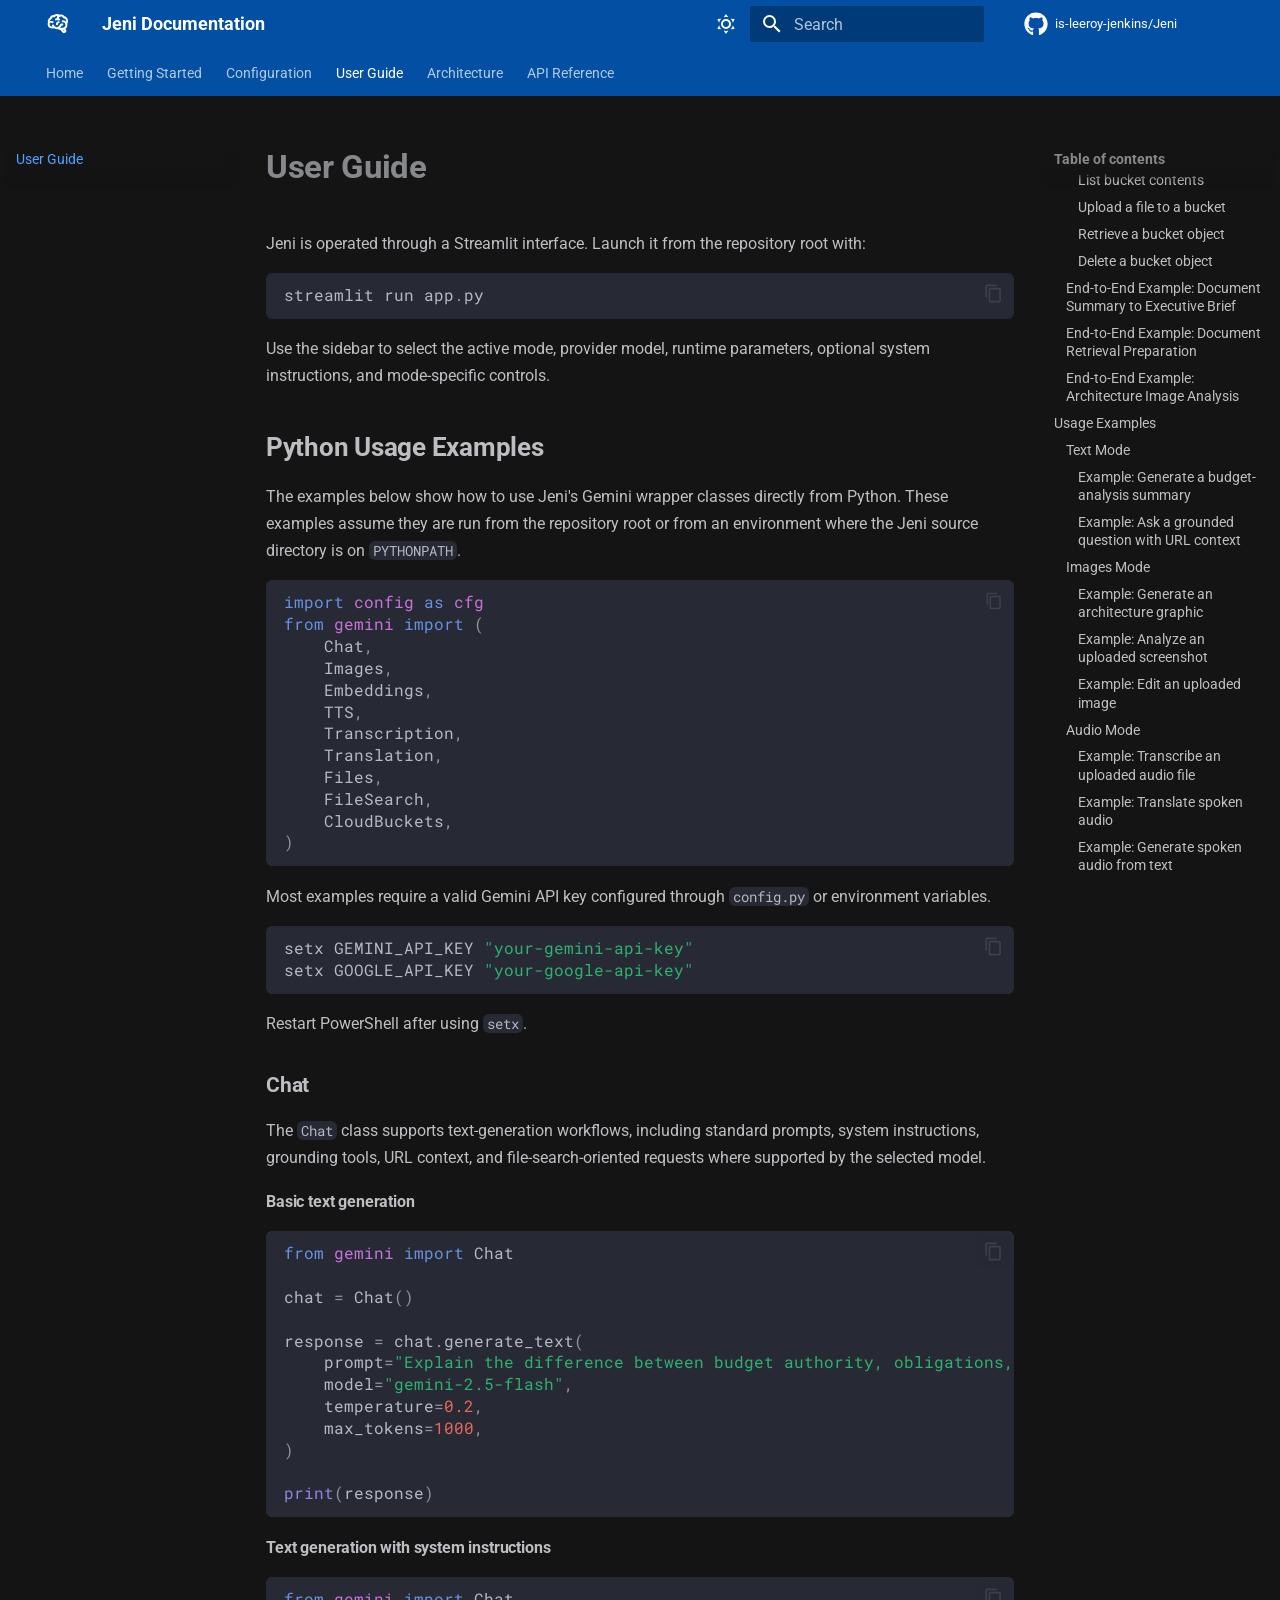
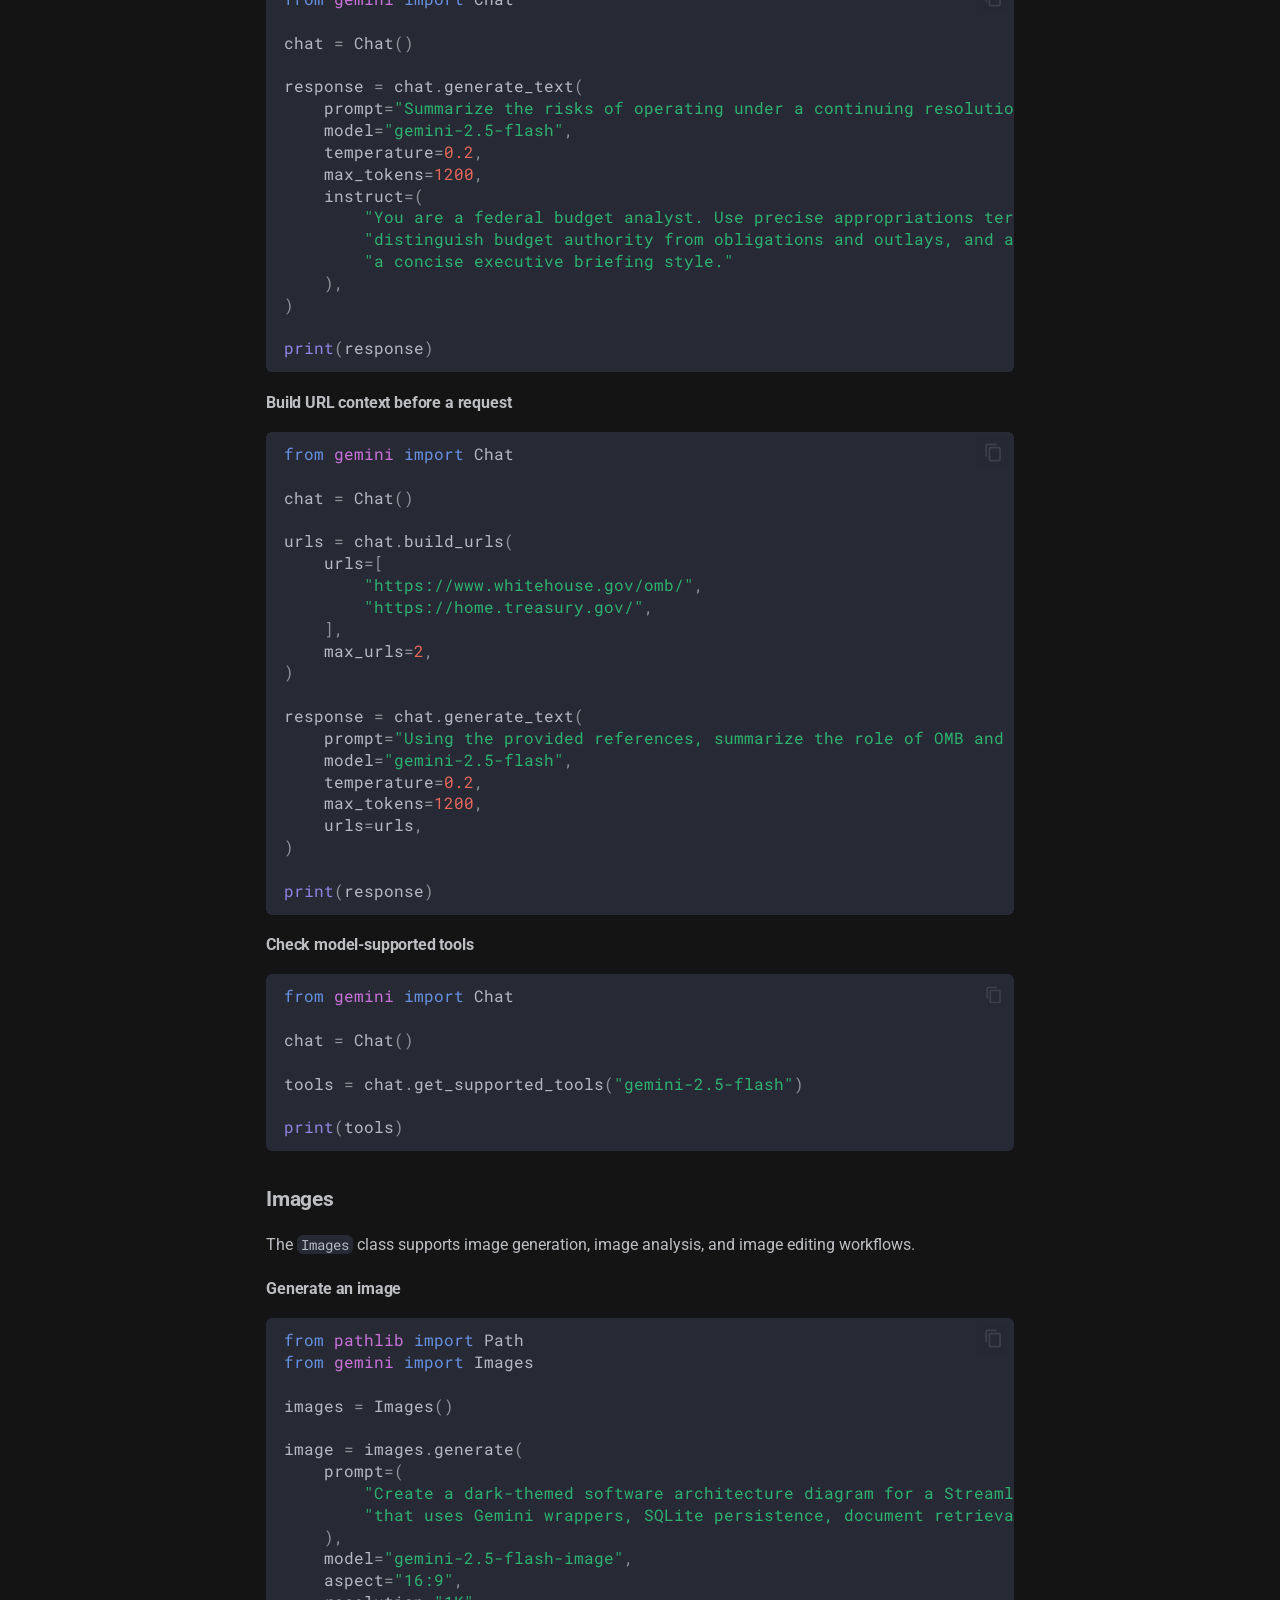
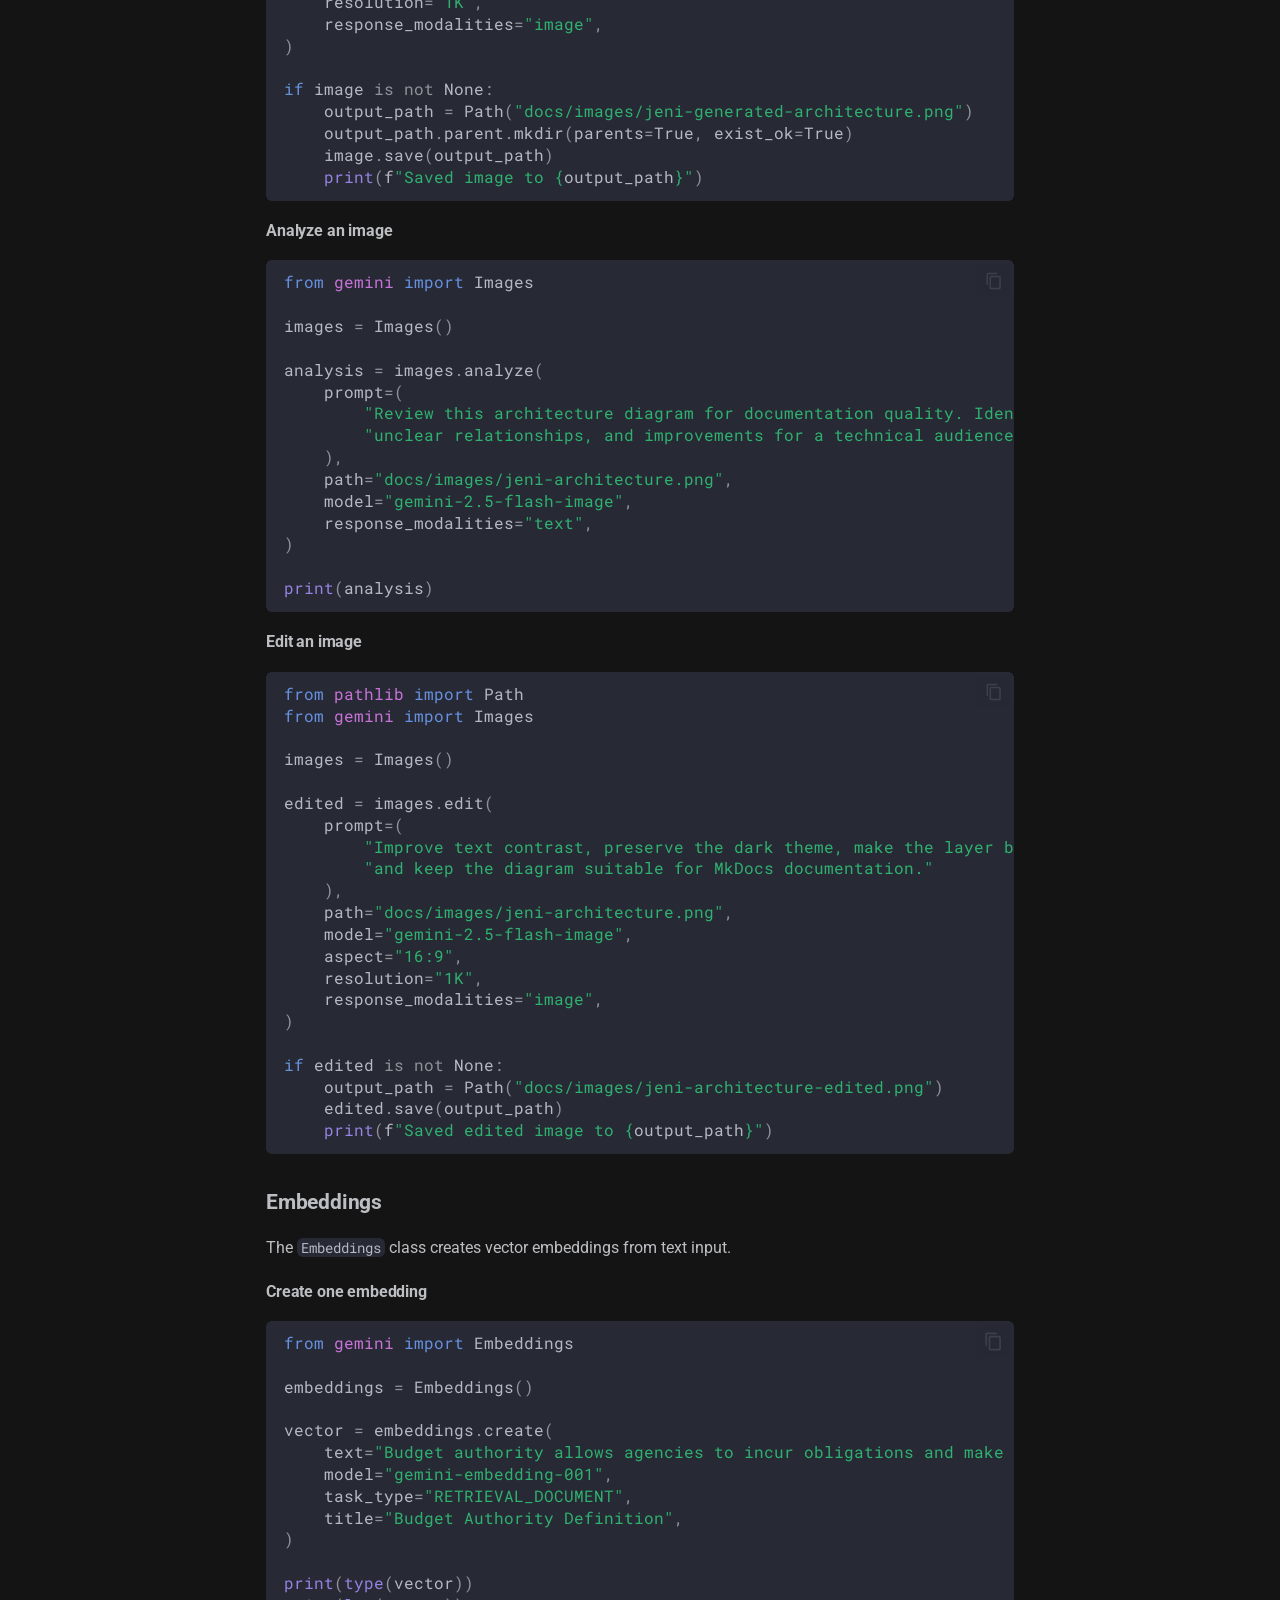
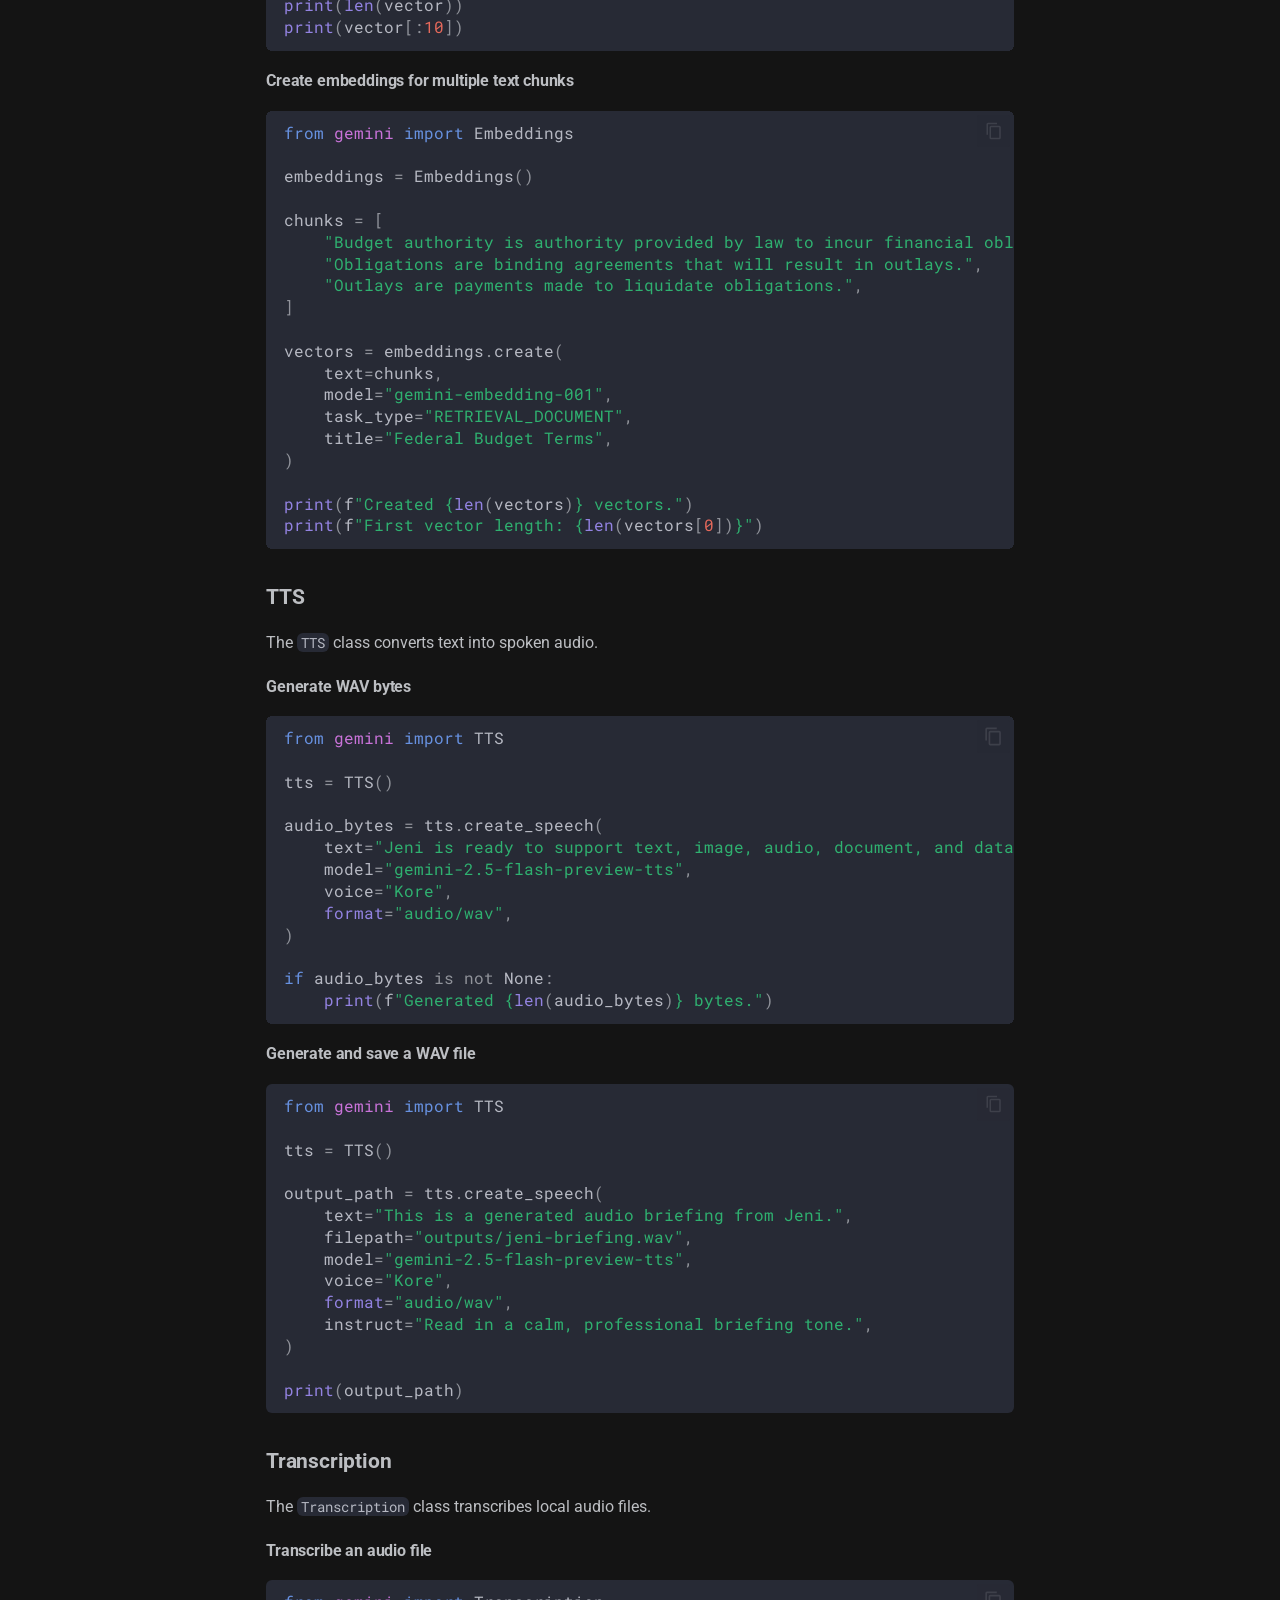
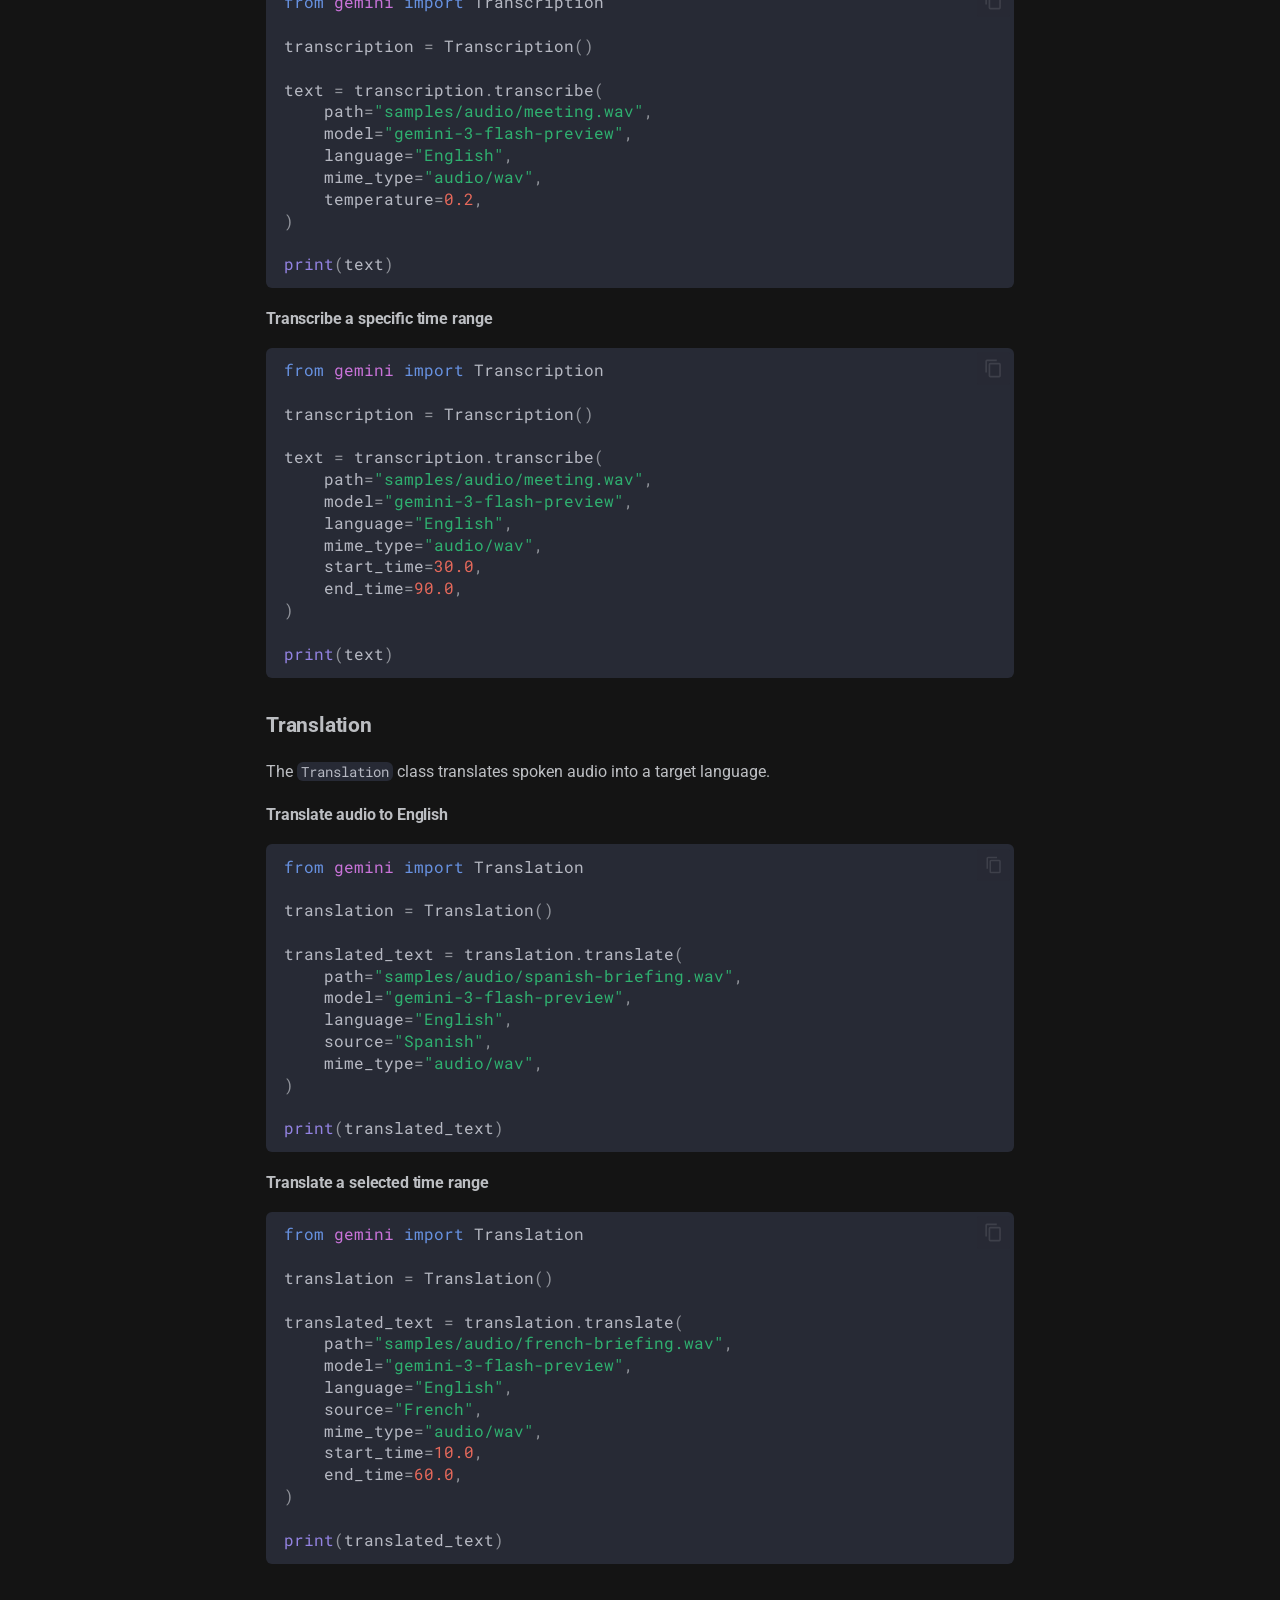
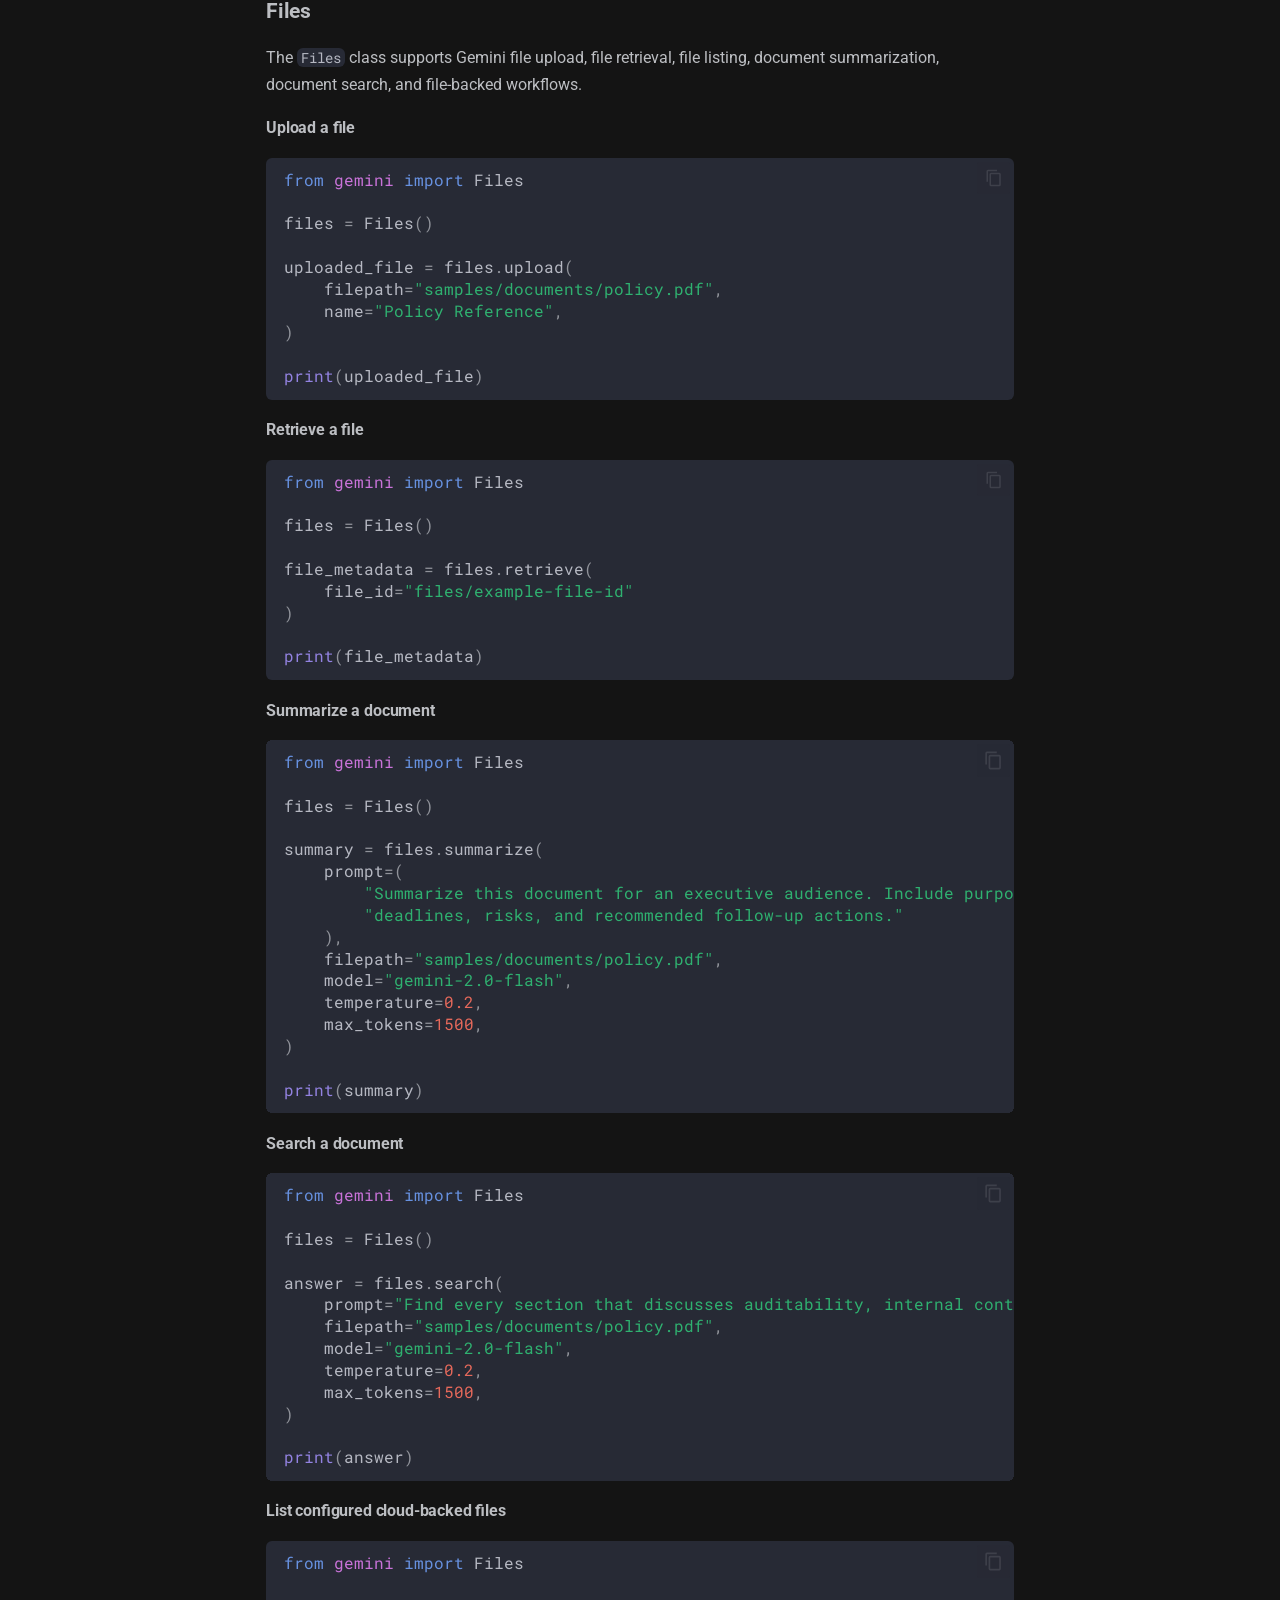
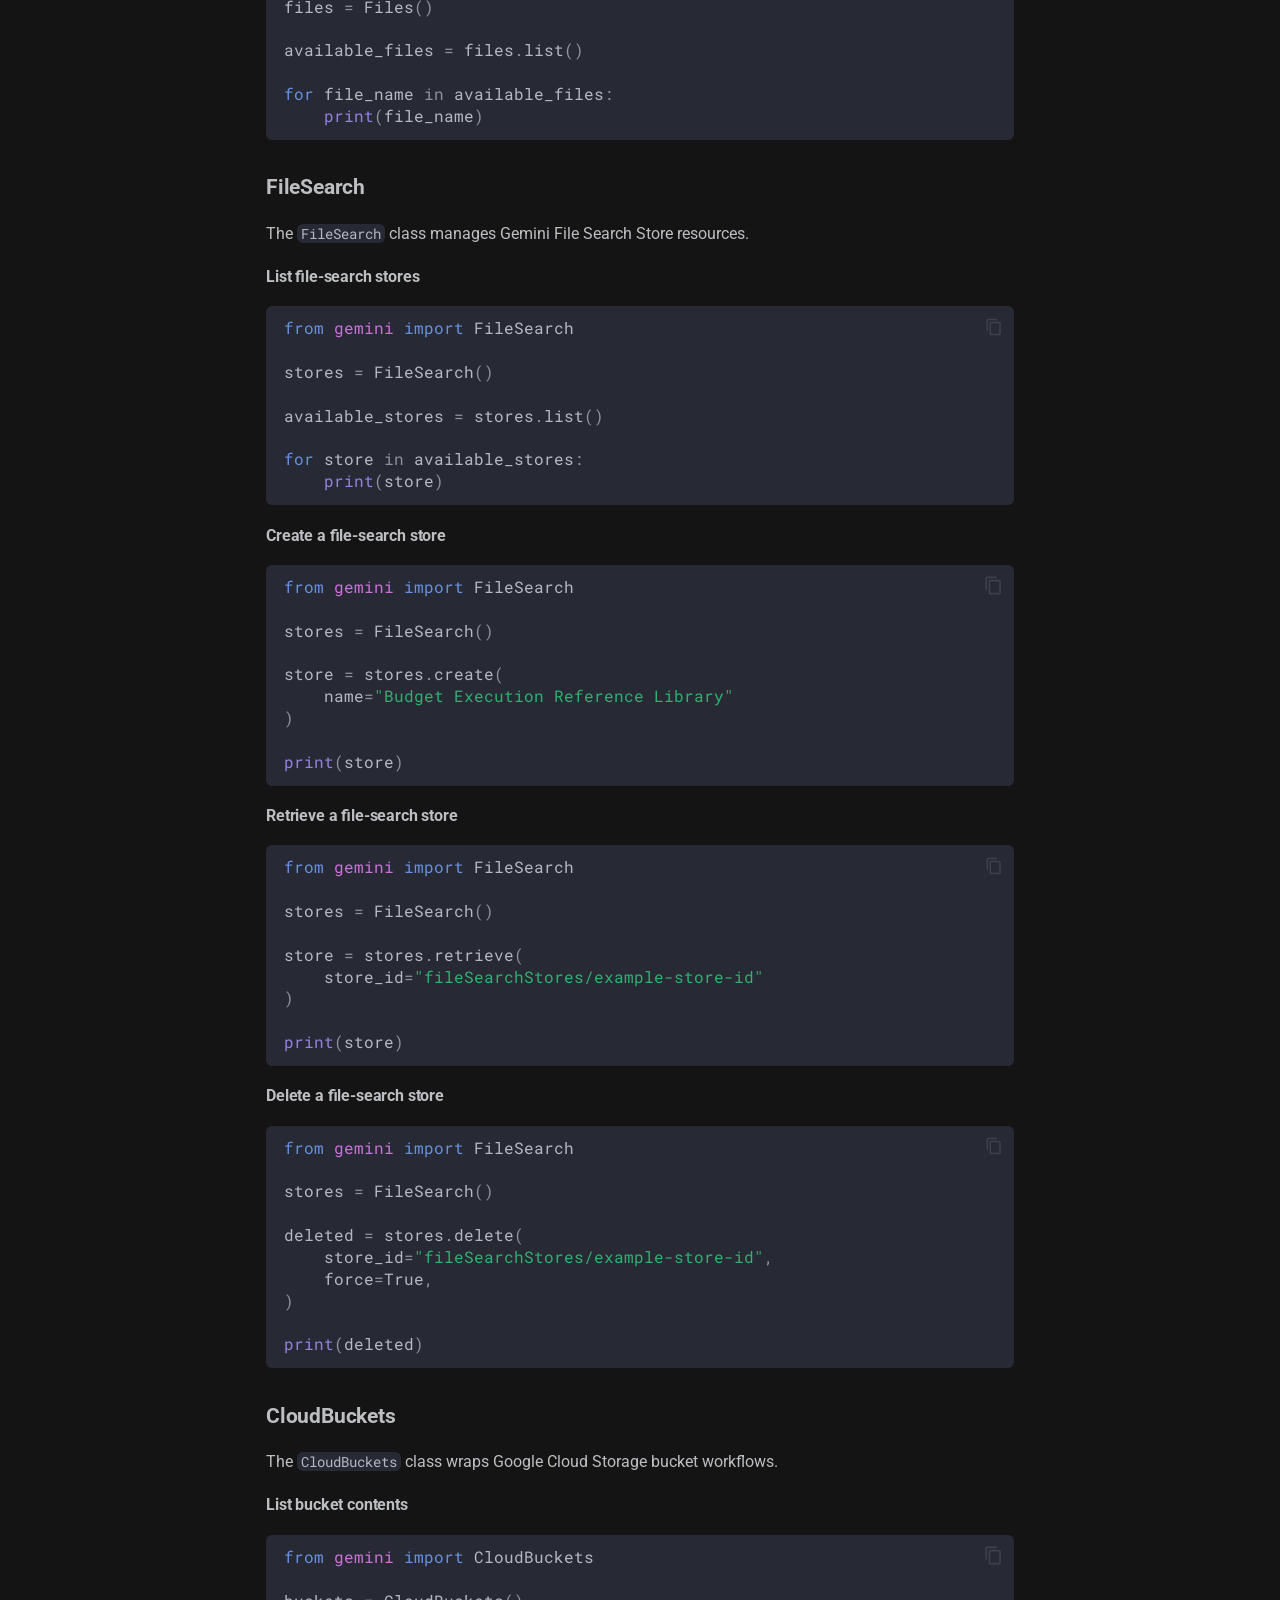
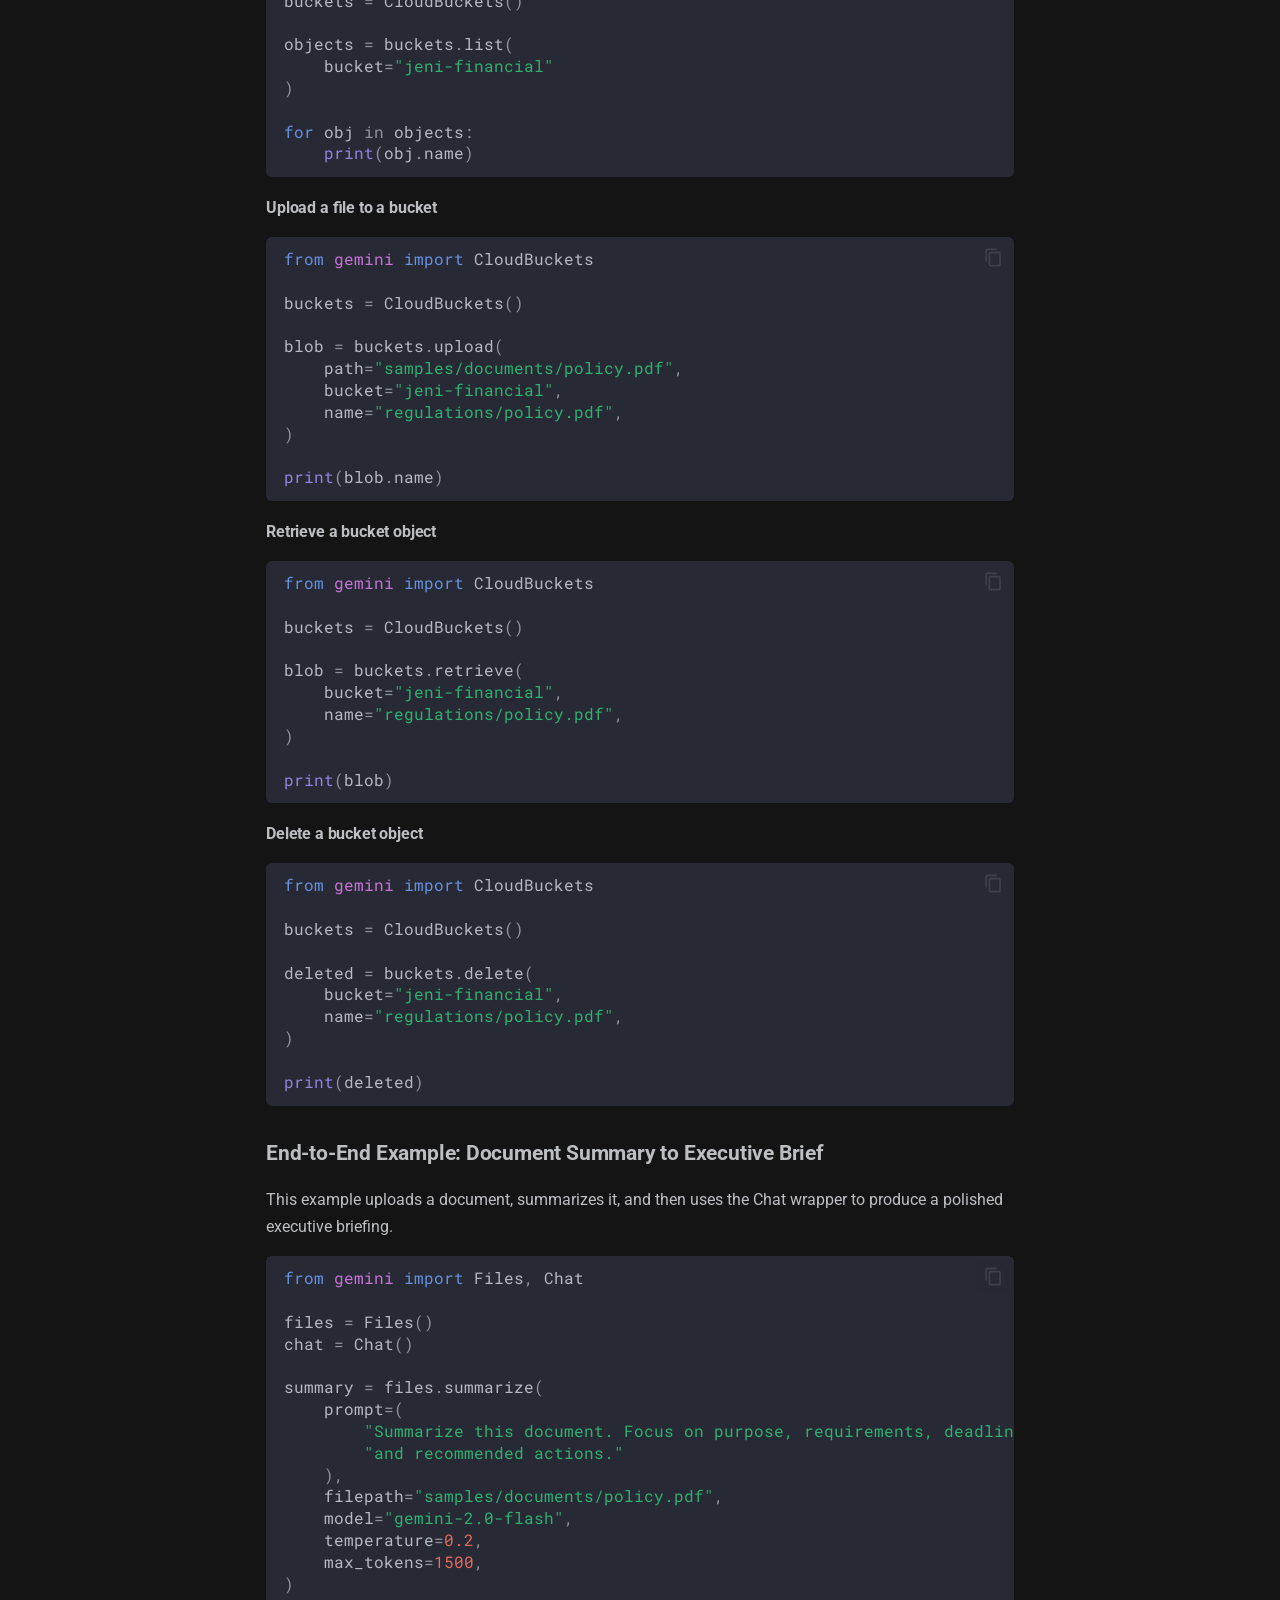
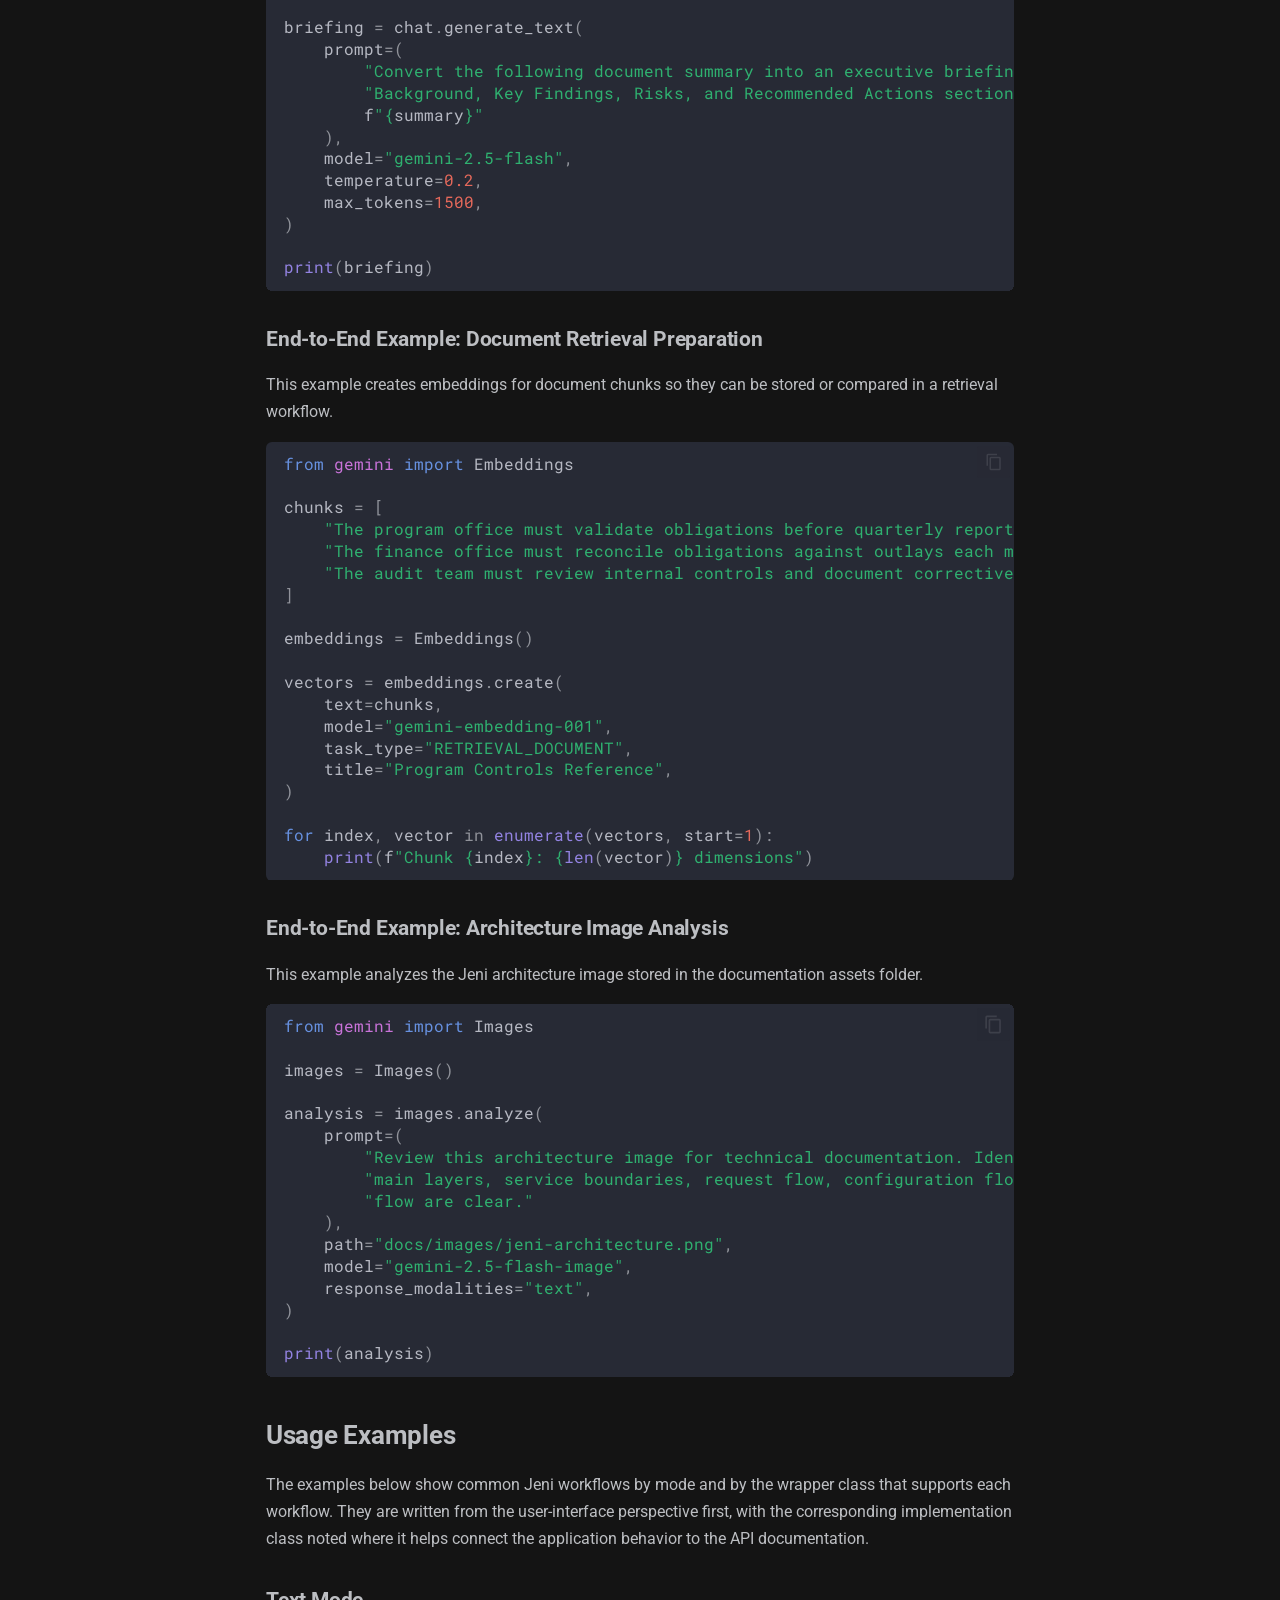
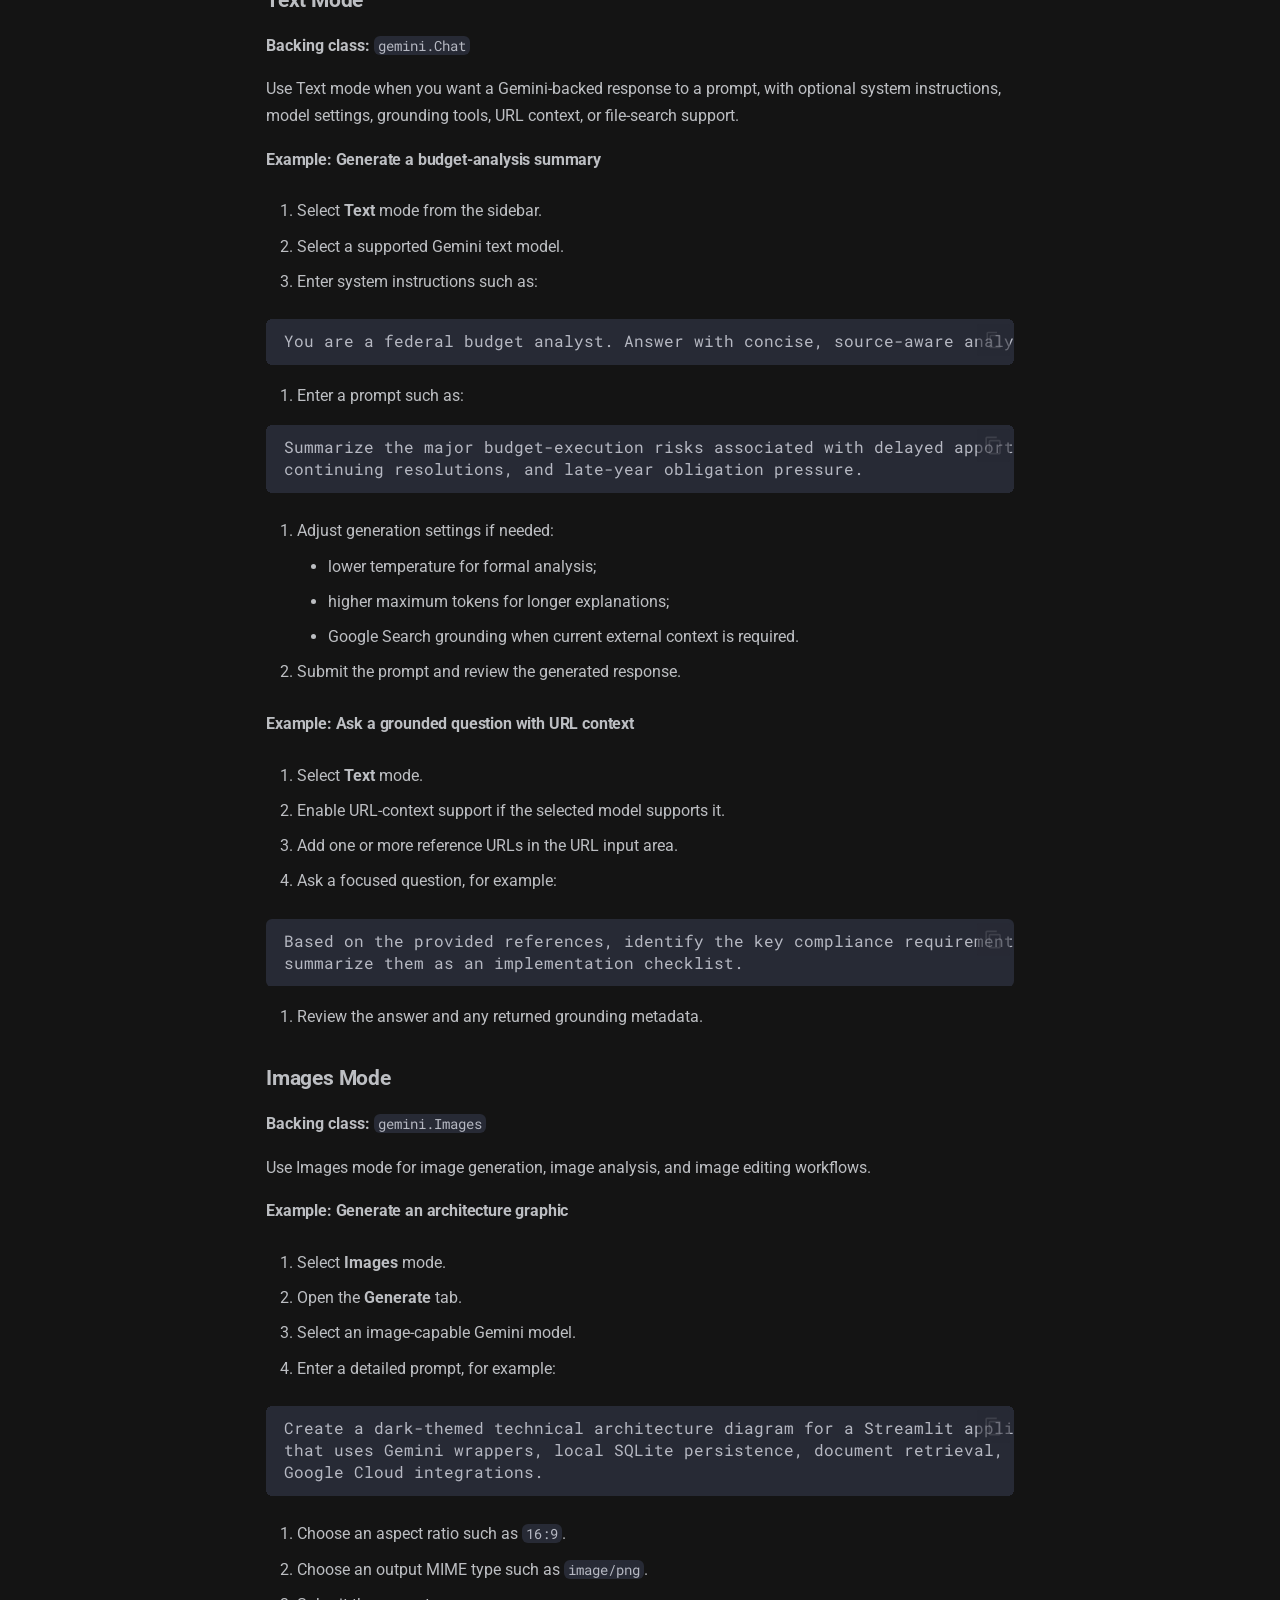
<file: user-guide/index.html>
<!doctype html>
<html lang="en" class="no-js">
  <head>
    
      <meta charset="utf-8">
      <meta name="viewport" content="width=device-width,initial-scale=1">
      
        <meta name="description" content="Official documentation for Jeni, a Gemini-powered multimodal AI assistant for analysis, document review, retrieval, prompt management, and data workflows.">
      
      
        <meta name="author" content="Terry D. Eppler">
      
      
        <link rel="canonical" href="https://is-leeroy-jenkins.github.io/Jeni/user-guide/">
      
      
        <link rel="prev" href="../configuration/">
      
      
        <link rel="next" href="../architecture/">
      
      
        
      
      
      <link rel="icon" href="../assets/images/favicon.png">
      <meta name="generator" content="mkdocs-1.6.1, mkdocs-material-9.7.7">
    
    
      
        <title>User Guide - Jeni Documentation</title>
      
    
    
      <link rel="stylesheet" href="../assets/stylesheets/main.ec1eaa64.min.css">
      
        
        <link rel="stylesheet" href="../assets/stylesheets/palette.ab4e12ef.min.css">
      
      


    
    
      
    
    
      
        
        
        <link rel="preconnect" href="https://fonts.gstatic.com" crossorigin>
        <link rel="stylesheet" href="https://fonts.googleapis.com/css?family=Roboto:300,300i,400,400i,700,700i%7CRoboto+Mono:400,400i,700,700i&display=fallback">
        <style>:root{--md-text-font:"Roboto";--md-code-font:"Roboto Mono"}</style>
      
    
    
      <link rel="stylesheet" href="../assets/_mkdocstrings.css">
    
      <link rel="stylesheet" href="../stylesheets/extra.css">
    
    <script>__md_scope=new URL("..",location),__md_hash=e=>[...e].reduce(((e,_)=>(e<<5)-e+_.charCodeAt(0)),0),__md_get=(e,_=localStorage,t=__md_scope)=>JSON.parse(_.getItem(t.pathname+"."+e)),__md_set=(e,_,t=localStorage,a=__md_scope)=>{try{t.setItem(a.pathname+"."+e,JSON.stringify(_))}catch(e){}}</script>
    
      

    
    
  </head>
  
  
    
    
      
    
    
    
    
    <body dir="ltr" data-md-color-scheme="slate" data-md-color-primary="blue" data-md-color-accent="light-blue">
  
    
    <input class="md-toggle" data-md-toggle="drawer" type="checkbox" id="__drawer" autocomplete="off">
    <input class="md-toggle" data-md-toggle="search" type="checkbox" id="__search" autocomplete="off">
    <label class="md-overlay" for="__drawer"></label>
    <div data-md-component="skip">
      
        
        <a href="#user-guide" class="md-skip">
          Skip to content
        </a>
      
    </div>
    <div data-md-component="announce">
      
    </div>
    
    
      

<header class="md-header" data-md-component="header">
  <nav class="md-header__inner md-grid" aria-label="Header">
    <a href=".." title="Jeni Documentation" class="md-header__button md-logo" aria-label="Jeni Documentation" data-md-component="logo">
      
  
  <svg xmlns="http://www.w3.org/2000/svg" viewBox="0 0 24 24"><path d="M21.33 12.91c.09 1.55-.62 3.04-1.89 3.95l.77 1.49c.23.45.26.98.06 1.45-.19.47-.58.84-1.06 1l-.79.25a1.687 1.687 0 0 1-1.86-.55L14.44 18c-.89-.15-1.73-.53-2.44-1.1-.5.15-1 .23-1.5.23-.88 0-1.76-.27-2.5-.79-.53.16-1.07.23-1.62.22-.79.01-1.57-.15-2.3-.45a4.1 4.1 0 0 1-2.43-3.61c-.08-.72.04-1.45.35-2.11-.29-.75-.32-1.57-.07-2.33C2.3 7.11 3 6.32 3.87 5.82c.58-1.69 2.21-2.82 4-2.7 1.6-1.5 4.05-1.66 5.83-.37.42-.11.86-.17 1.3-.17 1.36-.03 2.65.57 3.5 1.64 2.04.53 3.5 2.35 3.58 4.47.05 1.11-.25 2.2-.86 3.13.07.36.11.72.11 1.09m-5-1.41c.57.07 1.02.5 1.02 1.07a1 1 0 0 1-1 1h-.63c-.32.9-.88 1.69-1.62 2.29.25.09.51.14.77.21 5.13-.07 4.53-3.2 4.53-3.25a2.59 2.59 0 0 0-2.69-2.49 1 1 0 0 1-1-1 1 1 0 0 1 1-1c1.23.03 2.41.49 3.33 1.3.05-.29.08-.59.08-.89-.06-1.24-.62-2.32-2.87-2.53-1.25-2.96-4.4-1.32-4.4-.4-.03.23.21.72.25.75a1 1 0 0 1 1 1c0 .55-.45 1-1 1-.53-.02-1.03-.22-1.43-.56-.48.31-1.03.5-1.6.56-.57.05-1.04-.35-1.07-.9a.97.97 0 0 1 .88-1.1c.16-.02.94-.14.94-.77 0-.66.25-1.29.68-1.79-.92-.25-1.91.08-2.91 1.29C6.75 5 6 5.25 5.45 7.2 4.5 7.67 4 8 3.78 9c1.08-.22 2.19-.13 3.22.25.5.19.78.75.59 1.29-.19.52-.77.78-1.29.59-.73-.32-1.55-.34-2.3-.06-.32.27-.32.83-.32 1.27 0 .74.37 1.43 1 1.83.53.27 1.12.41 1.71.4q-.225-.39-.39-.81a1.038 1.038 0 0 1 1.96-.68c.4 1.14 1.42 1.92 2.62 2.05 1.37-.07 2.59-.88 3.19-2.13.23-1.38 1.34-1.5 2.56-1.5m2 7.47-.62-1.3-.71.16 1 1.25zm-4.65-8.61a1 1 0 0 0-.91-1.03c-.71-.04-1.4.2-1.93.67-.57.58-.87 1.38-.84 2.19a1 1 0 0 0 1 1c.57 0 1-.45 1-1 0-.27.07-.54.23-.76.12-.1.27-.15.43-.15.55.03 1.02-.38 1.02-.92"/></svg>

    </a>
    <label class="md-header__button md-icon" for="__drawer">
      
      <svg xmlns="http://www.w3.org/2000/svg" viewBox="0 0 24 24"><path d="M3 6h18v2H3zm0 5h18v2H3zm0 5h18v2H3z"/></svg>
    </label>
    <div class="md-header__title" data-md-component="header-title">
      <div class="md-header__ellipsis">
        <div class="md-header__topic">
          <span class="md-ellipsis">
            Jeni Documentation
          </span>
        </div>
        <div class="md-header__topic" data-md-component="header-topic">
          <span class="md-ellipsis">
            
              User Guide
            
          </span>
        </div>
      </div>
    </div>
    
      
        <form class="md-header__option" data-md-component="palette">
  
    
    
    
    <input class="md-option" data-md-color-media="" data-md-color-scheme="slate" data-md-color-primary="blue" data-md-color-accent="light-blue"  aria-label="Switch to light mode"  type="radio" name="__palette" id="__palette_0">
    
      <label class="md-header__button md-icon" title="Switch to light mode" for="__palette_1" hidden>
        <svg xmlns="http://www.w3.org/2000/svg" viewBox="0 0 24 24"><path d="M12 7a5 5 0 0 1 5 5 5 5 0 0 1-5 5 5 5 0 0 1-5-5 5 5 0 0 1 5-5m0 2a3 3 0 0 0-3 3 3 3 0 0 0 3 3 3 3 0 0 0 3-3 3 3 0 0 0-3-3m0-7 2.39 3.42C13.65 5.15 12.84 5 12 5s-1.65.15-2.39.42zM3.34 7l4.16-.35A7.2 7.2 0 0 0 5.94 8.5c-.44.74-.69 1.5-.83 2.29zm.02 10 1.76-3.77a7.131 7.131 0 0 0 2.38 4.14zM20.65 7l-1.77 3.79a7.02 7.02 0 0 0-2.38-4.15zm-.01 10-4.14.36c.59-.51 1.12-1.14 1.54-1.86.42-.73.69-1.5.83-2.29zM12 22l-2.41-3.44c.74.27 1.55.44 2.41.44.82 0 1.63-.17 2.37-.44z"/></svg>
      </label>
    
  
    
    
    
    <input class="md-option" data-md-color-media="" data-md-color-scheme="default" data-md-color-primary="blue" data-md-color-accent="light-blue"  aria-label="Switch to dark mode"  type="radio" name="__palette" id="__palette_1">
    
      <label class="md-header__button md-icon" title="Switch to dark mode" for="__palette_0" hidden>
        <svg xmlns="http://www.w3.org/2000/svg" viewBox="0 0 24 24"><path d="m17.75 4.09-2.53 1.94.91 3.06-2.63-1.81-2.63 1.81.91-3.06-2.53-1.94L12.44 4l1.06-3 1.06 3zm3.5 6.91-1.64 1.25.59 1.98-1.7-1.17-1.7 1.17.59-1.98L15.75 11l2.06-.05L18.5 9l.69 1.95zm-2.28 4.95c.83-.08 1.72 1.1 1.19 1.85-.32.45-.66.87-1.08 1.27C15.17 23 8.84 23 4.94 19.07c-3.91-3.9-3.91-10.24 0-14.14.4-.4.82-.76 1.27-1.08.75-.53 1.93.36 1.85 1.19-.27 2.86.69 5.83 2.89 8.02a9.96 9.96 0 0 0 8.02 2.89m-1.64 2.02a12.08 12.08 0 0 1-7.8-3.47c-2.17-2.19-3.33-5-3.49-7.82-2.81 3.14-2.7 7.96.31 10.98 3.02 3.01 7.84 3.12 10.98.31"/></svg>
      </label>
    
  
</form>
      
    
    
      <script>var palette=__md_get("__palette");if(palette&&palette.color){if("(prefers-color-scheme)"===palette.color.media){var media=matchMedia("(prefers-color-scheme: light)"),input=document.querySelector(media.matches?"[data-md-color-media='(prefers-color-scheme: light)']":"[data-md-color-media='(prefers-color-scheme: dark)']");palette.color.media=input.getAttribute("data-md-color-media"),palette.color.scheme=input.getAttribute("data-md-color-scheme"),palette.color.primary=input.getAttribute("data-md-color-primary"),palette.color.accent=input.getAttribute("data-md-color-accent")}for(var[key,value]of Object.entries(palette.color))document.body.setAttribute("data-md-color-"+key,value)}</script>
    
    
    
      
      
        <label class="md-header__button md-icon" for="__search">
          
          <svg xmlns="http://www.w3.org/2000/svg" viewBox="0 0 24 24"><path d="M9.5 3A6.5 6.5 0 0 1 16 9.5c0 1.61-.59 3.09-1.56 4.23l.27.27h.79l5 5-1.5 1.5-5-5v-.79l-.27-.27A6.52 6.52 0 0 1 9.5 16 6.5 6.5 0 0 1 3 9.5 6.5 6.5 0 0 1 9.5 3m0 2C7 5 5 7 5 9.5S7 14 9.5 14 14 12 14 9.5 12 5 9.5 5"/></svg>
        </label>
        <div class="md-search" data-md-component="search" role="dialog">
  <label class="md-search__overlay" for="__search"></label>
  <div class="md-search__inner" role="search">
    <form class="md-search__form" name="search">
      <input type="text" class="md-search__input" name="query" aria-label="Search" placeholder="Search" autocapitalize="off" autocorrect="off" autocomplete="off" spellcheck="false" data-md-component="search-query" required>
      <label class="md-search__icon md-icon" for="__search">
        
        <svg xmlns="http://www.w3.org/2000/svg" viewBox="0 0 24 24"><path d="M9.5 3A6.5 6.5 0 0 1 16 9.5c0 1.61-.59 3.09-1.56 4.23l.27.27h.79l5 5-1.5 1.5-5-5v-.79l-.27-.27A6.52 6.52 0 0 1 9.5 16 6.5 6.5 0 0 1 3 9.5 6.5 6.5 0 0 1 9.5 3m0 2C7 5 5 7 5 9.5S7 14 9.5 14 14 12 14 9.5 12 5 9.5 5"/></svg>
        
        <svg xmlns="http://www.w3.org/2000/svg" viewBox="0 0 24 24"><path d="M20 11v2H8l5.5 5.5-1.42 1.42L4.16 12l7.92-7.92L13.5 5.5 8 11z"/></svg>
      </label>
      <nav class="md-search__options" aria-label="Search">
        
          <a href="javascript:void(0)" class="md-search__icon md-icon" title="Share" aria-label="Share" data-clipboard data-clipboard-text="" data-md-component="search-share" tabindex="-1">
            
            <svg xmlns="http://www.w3.org/2000/svg" viewBox="0 0 24 24"><path d="M18 16.08c-.76 0-1.44.3-1.96.77L8.91 12.7c.05-.23.09-.46.09-.7s-.04-.47-.09-.7l7.05-4.11c.54.5 1.25.81 2.04.81a3 3 0 0 0 3-3 3 3 0 0 0-3-3 3 3 0 0 0-3 3c0 .24.04.47.09.7L8.04 9.81C7.5 9.31 6.79 9 6 9a3 3 0 0 0-3 3 3 3 0 0 0 3 3c.79 0 1.5-.31 2.04-.81l7.12 4.15c-.05.21-.08.43-.08.66 0 1.61 1.31 2.91 2.92 2.91s2.92-1.3 2.92-2.91A2.92 2.92 0 0 0 18 16.08"/></svg>
          </a>
        
        <button type="reset" class="md-search__icon md-icon" title="Clear" aria-label="Clear" tabindex="-1">
          
          <svg xmlns="http://www.w3.org/2000/svg" viewBox="0 0 24 24"><path d="M19 6.41 17.59 5 12 10.59 6.41 5 5 6.41 10.59 12 5 17.59 6.41 19 12 13.41 17.59 19 19 17.59 13.41 12z"/></svg>
        </button>
      </nav>
      
        <div class="md-search__suggest" data-md-component="search-suggest"></div>
      
    </form>
    <div class="md-search__output">
      <div class="md-search__scrollwrap" tabindex="0" data-md-scrollfix>
        <div class="md-search-result" data-md-component="search-result">
          <div class="md-search-result__meta">
            Initializing search
          </div>
          <ol class="md-search-result__list" role="presentation"></ol>
        </div>
      </div>
    </div>
  </div>
</div>
      
    
    
      <div class="md-header__source">
        <a href="https://github.com/is-leeroy-jenkins/Jeni" title="Go to repository" class="md-source" data-md-component="source">
  <div class="md-source__icon md-icon">
    
    <svg xmlns="http://www.w3.org/2000/svg" viewBox="0 0 512 512"><!--! Font Awesome Free 7.1.0 by @fontawesome - https://fontawesome.com License - https://fontawesome.com/license/free (Icons: CC BY 4.0, Fonts: SIL OFL 1.1, Code: MIT License) Copyright 2025 Fonticons, Inc.--><path d="M173.9 397.4c0 2-2.3 3.6-5.2 3.6-3.3.3-5.6-1.3-5.6-3.6 0-2 2.3-3.6 5.2-3.6 3-.3 5.6 1.3 5.6 3.6m-31.1-4.5c-.7 2 1.3 4.3 4.3 4.9 2.6 1 5.6 0 6.2-2s-1.3-4.3-4.3-5.2c-2.6-.7-5.5.3-6.2 2.3m44.2-1.7c-2.9.7-4.9 2.6-4.6 4.9.3 2 2.9 3.3 5.9 2.6 2.9-.7 4.9-2.6 4.6-4.6-.3-1.9-3-3.2-5.9-2.9M252.8 8C114.1 8 8 113.3 8 252c0 110.9 69.8 205.8 169.5 239.2 12.8 2.3 17.3-5.6 17.3-12.1 0-6.2-.3-40.4-.3-61.4 0 0-70 15-84.7-29.8 0 0-11.4-29.1-27.8-36.6 0 0-22.9-15.7 1.6-15.4 0 0 24.9 2 38.6 25.8 21.9 38.6 58.6 27.5 72.9 20.9 2.3-16 8.8-27.1 16-33.7-55.9-6.2-112.3-14.3-112.3-110.5 0-27.5 7.6-41.3 23.6-58.9-2.6-6.5-11.1-33.3 2.6-67.9 20.9-6.5 69 27 69 27 20-5.6 41.5-8.5 62.8-8.5s42.8 2.9 62.8 8.5c0 0 48.1-33.6 69-27 13.7 34.7 5.2 61.4 2.6 67.9 16 17.7 25.8 31.5 25.8 58.9 0 96.5-58.9 104.2-114.8 110.5 9.2 7.9 17 22.9 17 46.4 0 33.7-.3 75.4-.3 83.6 0 6.5 4.6 14.4 17.3 12.1C436.2 457.8 504 362.9 504 252 504 113.3 391.5 8 252.8 8M105.2 352.9c-1.3 1-1 3.3.7 5.2 1.6 1.6 3.9 2.3 5.2 1 1.3-1 1-3.3-.7-5.2-1.6-1.6-3.9-2.3-5.2-1m-10.8-8.1c-.7 1.3.3 2.9 2.3 3.9 1.6 1 3.6.7 4.3-.7.7-1.3-.3-2.9-2.3-3.9-2-.6-3.6-.3-4.3.7m32.4 35.6c-1.6 1.3-1 4.3 1.3 6.2 2.3 2.3 5.2 2.6 6.5 1 1.3-1.3.7-4.3-1.3-6.2-2.2-2.3-5.2-2.6-6.5-1m-11.4-14.7c-1.6 1-1.6 3.6 0 5.9s4.3 3.3 5.6 2.3c1.6-1.3 1.6-3.9 0-6.2-1.4-2.3-4-3.3-5.6-2"/></svg>
  </div>
  <div class="md-source__repository">
    is-leeroy-jenkins/Jeni
  </div>
</a>
      </div>
    
  </nav>
  
</header>
    
    <div class="md-container" data-md-component="container">
      
      
        
          
            
<nav class="md-tabs" aria-label="Tabs" data-md-component="tabs">
  <div class="md-grid">
    <ul class="md-tabs__list">
      
        
  
  
  
  
    <li class="md-tabs__item">
      <a href=".." class="md-tabs__link">
        
  
  
    
  
  Home

      </a>
    </li>
  

      
        
  
  
  
  
    <li class="md-tabs__item">
      <a href="../getting-started/" class="md-tabs__link">
        
  
  
    
  
  Getting Started

      </a>
    </li>
  

      
        
  
  
  
  
    <li class="md-tabs__item">
      <a href="../configuration/" class="md-tabs__link">
        
  
  
    
  
  Configuration

      </a>
    </li>
  

      
        
  
  
  
    
  
  
    <li class="md-tabs__item md-tabs__item--active">
      <a href="./" class="md-tabs__link">
        
  
  
    
  
  User Guide

      </a>
    </li>
  

      
        
  
  
  
  
    <li class="md-tabs__item">
      <a href="../architecture/" class="md-tabs__link">
        
  
  
    
  
  Architecture

      </a>
    </li>
  

      
        
  
  
  
  
    
    
      <li class="md-tabs__item">
        <a href="../api/app/" class="md-tabs__link">
          
  
  
    
  
  API Reference

        </a>
      </li>
    
  

      
    </ul>
  </div>
</nav>
          
        
      
      <main class="md-main" data-md-component="main">
        <div class="md-main__inner md-grid">
          
            
              
              <div class="md-sidebar md-sidebar--primary" data-md-component="sidebar" data-md-type="navigation" >
                <div class="md-sidebar__scrollwrap">
                  <div class="md-sidebar__inner">
                    


  


<nav class="md-nav md-nav--primary md-nav--lifted" aria-label="Navigation" data-md-level="0">
  <label class="md-nav__title" for="__drawer">
    <a href=".." title="Jeni Documentation" class="md-nav__button md-logo" aria-label="Jeni Documentation" data-md-component="logo">
      
  
  <svg xmlns="http://www.w3.org/2000/svg" viewBox="0 0 24 24"><path d="M21.33 12.91c.09 1.55-.62 3.04-1.89 3.95l.77 1.49c.23.45.26.98.06 1.45-.19.47-.58.84-1.06 1l-.79.25a1.687 1.687 0 0 1-1.86-.55L14.44 18c-.89-.15-1.73-.53-2.44-1.1-.5.15-1 .23-1.5.23-.88 0-1.76-.27-2.5-.79-.53.16-1.07.23-1.62.22-.79.01-1.57-.15-2.3-.45a4.1 4.1 0 0 1-2.43-3.61c-.08-.72.04-1.45.35-2.11-.29-.75-.32-1.57-.07-2.33C2.3 7.11 3 6.32 3.87 5.82c.58-1.69 2.21-2.82 4-2.7 1.6-1.5 4.05-1.66 5.83-.37.42-.11.86-.17 1.3-.17 1.36-.03 2.65.57 3.5 1.64 2.04.53 3.5 2.35 3.58 4.47.05 1.11-.25 2.2-.86 3.13.07.36.11.72.11 1.09m-5-1.41c.57.07 1.02.5 1.02 1.07a1 1 0 0 1-1 1h-.63c-.32.9-.88 1.69-1.62 2.29.25.09.51.14.77.21 5.13-.07 4.53-3.2 4.53-3.25a2.59 2.59 0 0 0-2.69-2.49 1 1 0 0 1-1-1 1 1 0 0 1 1-1c1.23.03 2.41.49 3.33 1.3.05-.29.08-.59.08-.89-.06-1.24-.62-2.32-2.87-2.53-1.25-2.96-4.4-1.32-4.4-.4-.03.23.21.72.25.75a1 1 0 0 1 1 1c0 .55-.45 1-1 1-.53-.02-1.03-.22-1.43-.56-.48.31-1.03.5-1.6.56-.57.05-1.04-.35-1.07-.9a.97.97 0 0 1 .88-1.1c.16-.02.94-.14.94-.77 0-.66.25-1.29.68-1.79-.92-.25-1.91.08-2.91 1.29C6.75 5 6 5.25 5.45 7.2 4.5 7.67 4 8 3.78 9c1.08-.22 2.19-.13 3.22.25.5.19.78.75.59 1.29-.19.52-.77.78-1.29.59-.73-.32-1.55-.34-2.3-.06-.32.27-.32.83-.32 1.27 0 .74.37 1.43 1 1.83.53.27 1.12.41 1.71.4q-.225-.39-.39-.81a1.038 1.038 0 0 1 1.96-.68c.4 1.14 1.42 1.92 2.62 2.05 1.37-.07 2.59-.88 3.19-2.13.23-1.38 1.34-1.5 2.56-1.5m2 7.47-.62-1.3-.71.16 1 1.25zm-4.65-8.61a1 1 0 0 0-.91-1.03c-.71-.04-1.4.2-1.93.67-.57.58-.87 1.38-.84 2.19a1 1 0 0 0 1 1c.57 0 1-.45 1-1 0-.27.07-.54.23-.76.12-.1.27-.15.43-.15.55.03 1.02-.38 1.02-.92"/></svg>

    </a>
    Jeni Documentation
  </label>
  
    <div class="md-nav__source">
      <a href="https://github.com/is-leeroy-jenkins/Jeni" title="Go to repository" class="md-source" data-md-component="source">
  <div class="md-source__icon md-icon">
    
    <svg xmlns="http://www.w3.org/2000/svg" viewBox="0 0 512 512"><!--! Font Awesome Free 7.1.0 by @fontawesome - https://fontawesome.com License - https://fontawesome.com/license/free (Icons: CC BY 4.0, Fonts: SIL OFL 1.1, Code: MIT License) Copyright 2025 Fonticons, Inc.--><path d="M173.9 397.4c0 2-2.3 3.6-5.2 3.6-3.3.3-5.6-1.3-5.6-3.6 0-2 2.3-3.6 5.2-3.6 3-.3 5.6 1.3 5.6 3.6m-31.1-4.5c-.7 2 1.3 4.3 4.3 4.9 2.6 1 5.6 0 6.2-2s-1.3-4.3-4.3-5.2c-2.6-.7-5.5.3-6.2 2.3m44.2-1.7c-2.9.7-4.9 2.6-4.6 4.9.3 2 2.9 3.3 5.9 2.6 2.9-.7 4.9-2.6 4.6-4.6-.3-1.9-3-3.2-5.9-2.9M252.8 8C114.1 8 8 113.3 8 252c0 110.9 69.8 205.8 169.5 239.2 12.8 2.3 17.3-5.6 17.3-12.1 0-6.2-.3-40.4-.3-61.4 0 0-70 15-84.7-29.8 0 0-11.4-29.1-27.8-36.6 0 0-22.9-15.7 1.6-15.4 0 0 24.9 2 38.6 25.8 21.9 38.6 58.6 27.5 72.9 20.9 2.3-16 8.8-27.1 16-33.7-55.9-6.2-112.3-14.3-112.3-110.5 0-27.5 7.6-41.3 23.6-58.9-2.6-6.5-11.1-33.3 2.6-67.9 20.9-6.5 69 27 69 27 20-5.6 41.5-8.5 62.8-8.5s42.8 2.9 62.8 8.5c0 0 48.1-33.6 69-27 13.7 34.7 5.2 61.4 2.6 67.9 16 17.7 25.8 31.5 25.8 58.9 0 96.5-58.9 104.2-114.8 110.5 9.2 7.9 17 22.9 17 46.4 0 33.7-.3 75.4-.3 83.6 0 6.5 4.6 14.4 17.3 12.1C436.2 457.8 504 362.9 504 252 504 113.3 391.5 8 252.8 8M105.2 352.9c-1.3 1-1 3.3.7 5.2 1.6 1.6 3.9 2.3 5.2 1 1.3-1 1-3.3-.7-5.2-1.6-1.6-3.9-2.3-5.2-1m-10.8-8.1c-.7 1.3.3 2.9 2.3 3.9 1.6 1 3.6.7 4.3-.7.7-1.3-.3-2.9-2.3-3.9-2-.6-3.6-.3-4.3.7m32.4 35.6c-1.6 1.3-1 4.3 1.3 6.2 2.3 2.3 5.2 2.6 6.5 1 1.3-1.3.7-4.3-1.3-6.2-2.2-2.3-5.2-2.6-6.5-1m-11.4-14.7c-1.6 1-1.6 3.6 0 5.9s4.3 3.3 5.6 2.3c1.6-1.3 1.6-3.9 0-6.2-1.4-2.3-4-3.3-5.6-2"/></svg>
  </div>
  <div class="md-source__repository">
    is-leeroy-jenkins/Jeni
  </div>
</a>
    </div>
  
  <ul class="md-nav__list" data-md-scrollfix>
    
      
      
  
  
  
  
    <li class="md-nav__item">
      <a href=".." class="md-nav__link">
        
  
  
  <span class="md-ellipsis">
    
  
    Home
  

    
  </span>
  
  

      </a>
    </li>
  

    
      
      
  
  
  
  
    <li class="md-nav__item">
      <a href="../getting-started/" class="md-nav__link">
        
  
  
  <span class="md-ellipsis">
    
  
    Getting Started
  

    
  </span>
  
  

      </a>
    </li>
  

    
      
      
  
  
  
  
    <li class="md-nav__item">
      <a href="../configuration/" class="md-nav__link">
        
  
  
  <span class="md-ellipsis">
    
  
    Configuration
  

    
  </span>
  
  

      </a>
    </li>
  

    
      
      
  
  
    
  
  
  
    <li class="md-nav__item md-nav__item--active">
      
      <input class="md-nav__toggle md-toggle" type="checkbox" id="__toc">
      
      
        
      
      
        <label class="md-nav__link md-nav__link--active" for="__toc">
          
  
  
  <span class="md-ellipsis">
    
  
    User Guide
  

    
  </span>
  
  

          <span class="md-nav__icon md-icon"></span>
        </label>
      
      <a href="./" class="md-nav__link md-nav__link--active">
        
  
  
  <span class="md-ellipsis">
    
  
    User Guide
  

    
  </span>
  
  

      </a>
      
        

<nav class="md-nav md-nav--secondary" aria-label="Table of contents">
  
  
  
    
  
  
    <label class="md-nav__title" for="__toc">
      <span class="md-nav__icon md-icon"></span>
      Table of contents
    </label>
    <ul class="md-nav__list" data-md-component="toc" data-md-scrollfix>
      
        <li class="md-nav__item">
  <a href="#python-usage-examples" class="md-nav__link">
    <span class="md-ellipsis">
      
        Python Usage Examples
      
    </span>
  </a>
  
    <nav class="md-nav" aria-label="Python Usage Examples">
      <ul class="md-nav__list">
        
          <li class="md-nav__item">
  <a href="#chat" class="md-nav__link">
    <span class="md-ellipsis">
      
        Chat
      
    </span>
  </a>
  
    <nav class="md-nav" aria-label="Chat">
      <ul class="md-nav__list">
        
          <li class="md-nav__item">
  <a href="#basic-text-generation" class="md-nav__link">
    <span class="md-ellipsis">
      
        Basic text generation
      
    </span>
  </a>
  
</li>
        
          <li class="md-nav__item">
  <a href="#text-generation-with-system-instructions" class="md-nav__link">
    <span class="md-ellipsis">
      
        Text generation with system instructions
      
    </span>
  </a>
  
</li>
        
          <li class="md-nav__item">
  <a href="#build-url-context-before-a-request" class="md-nav__link">
    <span class="md-ellipsis">
      
        Build URL context before a request
      
    </span>
  </a>
  
</li>
        
          <li class="md-nav__item">
  <a href="#check-model-supported-tools" class="md-nav__link">
    <span class="md-ellipsis">
      
        Check model-supported tools
      
    </span>
  </a>
  
</li>
        
      </ul>
    </nav>
  
</li>
        
          <li class="md-nav__item">
  <a href="#images" class="md-nav__link">
    <span class="md-ellipsis">
      
        Images
      
    </span>
  </a>
  
    <nav class="md-nav" aria-label="Images">
      <ul class="md-nav__list">
        
          <li class="md-nav__item">
  <a href="#generate-an-image" class="md-nav__link">
    <span class="md-ellipsis">
      
        Generate an image
      
    </span>
  </a>
  
</li>
        
          <li class="md-nav__item">
  <a href="#analyze-an-image" class="md-nav__link">
    <span class="md-ellipsis">
      
        Analyze an image
      
    </span>
  </a>
  
</li>
        
          <li class="md-nav__item">
  <a href="#edit-an-image" class="md-nav__link">
    <span class="md-ellipsis">
      
        Edit an image
      
    </span>
  </a>
  
</li>
        
      </ul>
    </nav>
  
</li>
        
          <li class="md-nav__item">
  <a href="#embeddings" class="md-nav__link">
    <span class="md-ellipsis">
      
        Embeddings
      
    </span>
  </a>
  
    <nav class="md-nav" aria-label="Embeddings">
      <ul class="md-nav__list">
        
          <li class="md-nav__item">
  <a href="#create-one-embedding" class="md-nav__link">
    <span class="md-ellipsis">
      
        Create one embedding
      
    </span>
  </a>
  
</li>
        
          <li class="md-nav__item">
  <a href="#create-embeddings-for-multiple-text-chunks" class="md-nav__link">
    <span class="md-ellipsis">
      
        Create embeddings for multiple text chunks
      
    </span>
  </a>
  
</li>
        
      </ul>
    </nav>
  
</li>
        
          <li class="md-nav__item">
  <a href="#tts" class="md-nav__link">
    <span class="md-ellipsis">
      
        TTS
      
    </span>
  </a>
  
    <nav class="md-nav" aria-label="TTS">
      <ul class="md-nav__list">
        
          <li class="md-nav__item">
  <a href="#generate-wav-bytes" class="md-nav__link">
    <span class="md-ellipsis">
      
        Generate WAV bytes
      
    </span>
  </a>
  
</li>
        
          <li class="md-nav__item">
  <a href="#generate-and-save-a-wav-file" class="md-nav__link">
    <span class="md-ellipsis">
      
        Generate and save a WAV file
      
    </span>
  </a>
  
</li>
        
      </ul>
    </nav>
  
</li>
        
          <li class="md-nav__item">
  <a href="#transcription" class="md-nav__link">
    <span class="md-ellipsis">
      
        Transcription
      
    </span>
  </a>
  
    <nav class="md-nav" aria-label="Transcription">
      <ul class="md-nav__list">
        
          <li class="md-nav__item">
  <a href="#transcribe-an-audio-file" class="md-nav__link">
    <span class="md-ellipsis">
      
        Transcribe an audio file
      
    </span>
  </a>
  
</li>
        
          <li class="md-nav__item">
  <a href="#transcribe-a-specific-time-range" class="md-nav__link">
    <span class="md-ellipsis">
      
        Transcribe a specific time range
      
    </span>
  </a>
  
</li>
        
      </ul>
    </nav>
  
</li>
        
          <li class="md-nav__item">
  <a href="#translation" class="md-nav__link">
    <span class="md-ellipsis">
      
        Translation
      
    </span>
  </a>
  
    <nav class="md-nav" aria-label="Translation">
      <ul class="md-nav__list">
        
          <li class="md-nav__item">
  <a href="#translate-audio-to-english" class="md-nav__link">
    <span class="md-ellipsis">
      
        Translate audio to English
      
    </span>
  </a>
  
</li>
        
          <li class="md-nav__item">
  <a href="#translate-a-selected-time-range" class="md-nav__link">
    <span class="md-ellipsis">
      
        Translate a selected time range
      
    </span>
  </a>
  
</li>
        
      </ul>
    </nav>
  
</li>
        
          <li class="md-nav__item">
  <a href="#files" class="md-nav__link">
    <span class="md-ellipsis">
      
        Files
      
    </span>
  </a>
  
    <nav class="md-nav" aria-label="Files">
      <ul class="md-nav__list">
        
          <li class="md-nav__item">
  <a href="#upload-a-file" class="md-nav__link">
    <span class="md-ellipsis">
      
        Upload a file
      
    </span>
  </a>
  
</li>
        
          <li class="md-nav__item">
  <a href="#retrieve-a-file" class="md-nav__link">
    <span class="md-ellipsis">
      
        Retrieve a file
      
    </span>
  </a>
  
</li>
        
          <li class="md-nav__item">
  <a href="#summarize-a-document" class="md-nav__link">
    <span class="md-ellipsis">
      
        Summarize a document
      
    </span>
  </a>
  
</li>
        
          <li class="md-nav__item">
  <a href="#search-a-document" class="md-nav__link">
    <span class="md-ellipsis">
      
        Search a document
      
    </span>
  </a>
  
</li>
        
          <li class="md-nav__item">
  <a href="#list-configured-cloud-backed-files" class="md-nav__link">
    <span class="md-ellipsis">
      
        List configured cloud-backed files
      
    </span>
  </a>
  
</li>
        
      </ul>
    </nav>
  
</li>
        
          <li class="md-nav__item">
  <a href="#filesearch" class="md-nav__link">
    <span class="md-ellipsis">
      
        FileSearch
      
    </span>
  </a>
  
    <nav class="md-nav" aria-label="FileSearch">
      <ul class="md-nav__list">
        
          <li class="md-nav__item">
  <a href="#list-file-search-stores" class="md-nav__link">
    <span class="md-ellipsis">
      
        List file-search stores
      
    </span>
  </a>
  
</li>
        
          <li class="md-nav__item">
  <a href="#create-a-file-search-store" class="md-nav__link">
    <span class="md-ellipsis">
      
        Create a file-search store
      
    </span>
  </a>
  
</li>
        
          <li class="md-nav__item">
  <a href="#retrieve-a-file-search-store" class="md-nav__link">
    <span class="md-ellipsis">
      
        Retrieve a file-search store
      
    </span>
  </a>
  
</li>
        
          <li class="md-nav__item">
  <a href="#delete-a-file-search-store" class="md-nav__link">
    <span class="md-ellipsis">
      
        Delete a file-search store
      
    </span>
  </a>
  
</li>
        
      </ul>
    </nav>
  
</li>
        
          <li class="md-nav__item">
  <a href="#cloudbuckets" class="md-nav__link">
    <span class="md-ellipsis">
      
        CloudBuckets
      
    </span>
  </a>
  
    <nav class="md-nav" aria-label="CloudBuckets">
      <ul class="md-nav__list">
        
          <li class="md-nav__item">
  <a href="#list-bucket-contents" class="md-nav__link">
    <span class="md-ellipsis">
      
        List bucket contents
      
    </span>
  </a>
  
</li>
        
          <li class="md-nav__item">
  <a href="#upload-a-file-to-a-bucket" class="md-nav__link">
    <span class="md-ellipsis">
      
        Upload a file to a bucket
      
    </span>
  </a>
  
</li>
        
          <li class="md-nav__item">
  <a href="#retrieve-a-bucket-object" class="md-nav__link">
    <span class="md-ellipsis">
      
        Retrieve a bucket object
      
    </span>
  </a>
  
</li>
        
          <li class="md-nav__item">
  <a href="#delete-a-bucket-object" class="md-nav__link">
    <span class="md-ellipsis">
      
        Delete a bucket object
      
    </span>
  </a>
  
</li>
        
      </ul>
    </nav>
  
</li>
        
          <li class="md-nav__item">
  <a href="#end-to-end-example-document-summary-to-executive-brief" class="md-nav__link">
    <span class="md-ellipsis">
      
        End-to-End Example: Document Summary to Executive Brief
      
    </span>
  </a>
  
</li>
        
          <li class="md-nav__item">
  <a href="#end-to-end-example-document-retrieval-preparation" class="md-nav__link">
    <span class="md-ellipsis">
      
        End-to-End Example: Document Retrieval Preparation
      
    </span>
  </a>
  
</li>
        
          <li class="md-nav__item">
  <a href="#end-to-end-example-architecture-image-analysis" class="md-nav__link">
    <span class="md-ellipsis">
      
        End-to-End Example: Architecture Image Analysis
      
    </span>
  </a>
  
</li>
        
      </ul>
    </nav>
  
</li>
      
        <li class="md-nav__item">
  <a href="#usage-examples" class="md-nav__link">
    <span class="md-ellipsis">
      
        Usage Examples
      
    </span>
  </a>
  
    <nav class="md-nav" aria-label="Usage Examples">
      <ul class="md-nav__list">
        
          <li class="md-nav__item">
  <a href="#text-mode" class="md-nav__link">
    <span class="md-ellipsis">
      
        Text Mode
      
    </span>
  </a>
  
    <nav class="md-nav" aria-label="Text Mode">
      <ul class="md-nav__list">
        
          <li class="md-nav__item">
  <a href="#example-generate-a-budget-analysis-summary" class="md-nav__link">
    <span class="md-ellipsis">
      
        Example: Generate a budget-analysis summary
      
    </span>
  </a>
  
</li>
        
          <li class="md-nav__item">
  <a href="#example-ask-a-grounded-question-with-url-context" class="md-nav__link">
    <span class="md-ellipsis">
      
        Example: Ask a grounded question with URL context
      
    </span>
  </a>
  
</li>
        
      </ul>
    </nav>
  
</li>
        
          <li class="md-nav__item">
  <a href="#images-mode" class="md-nav__link">
    <span class="md-ellipsis">
      
        Images Mode
      
    </span>
  </a>
  
    <nav class="md-nav" aria-label="Images Mode">
      <ul class="md-nav__list">
        
          <li class="md-nav__item">
  <a href="#example-generate-an-architecture-graphic" class="md-nav__link">
    <span class="md-ellipsis">
      
        Example: Generate an architecture graphic
      
    </span>
  </a>
  
</li>
        
          <li class="md-nav__item">
  <a href="#example-analyze-an-uploaded-screenshot" class="md-nav__link">
    <span class="md-ellipsis">
      
        Example: Analyze an uploaded screenshot
      
    </span>
  </a>
  
</li>
        
          <li class="md-nav__item">
  <a href="#example-edit-an-uploaded-image" class="md-nav__link">
    <span class="md-ellipsis">
      
        Example: Edit an uploaded image
      
    </span>
  </a>
  
</li>
        
      </ul>
    </nav>
  
</li>
        
          <li class="md-nav__item">
  <a href="#audio-mode" class="md-nav__link">
    <span class="md-ellipsis">
      
        Audio Mode
      
    </span>
  </a>
  
    <nav class="md-nav" aria-label="Audio Mode">
      <ul class="md-nav__list">
        
          <li class="md-nav__item">
  <a href="#example-transcribe-an-uploaded-audio-file" class="md-nav__link">
    <span class="md-ellipsis">
      
        Example: Transcribe an uploaded audio file
      
    </span>
  </a>
  
</li>
        
          <li class="md-nav__item">
  <a href="#example-translate-spoken-audio" class="md-nav__link">
    <span class="md-ellipsis">
      
        Example: Translate spoken audio
      
    </span>
  </a>
  
</li>
        
          <li class="md-nav__item">
  <a href="#example-generate-spoken-audio-from-text" class="md-nav__link">
    <span class="md-ellipsis">
      
        Example: Generate spoken audio from text
      
    </span>
  </a>
  
</li>
        
      </ul>
    </nav>
  
</li>
        
          <li class="md-nav__item">
  <a href="#embedding-mode" class="md-nav__link">
    <span class="md-ellipsis">
      
        Embedding Mode
      
    </span>
  </a>
  
    <nav class="md-nav" aria-label="Embedding Mode">
      <ul class="md-nav__list">
        
          <li class="md-nav__item">
  <a href="#example-create-an-embedding-for-semantic-search" class="md-nav__link">
    <span class="md-ellipsis">
      
        Example: Create an embedding for semantic search
      
    </span>
  </a>
  
</li>
        
          <li class="md-nav__item">
  <a href="#example-embed-multiple-chunks" class="md-nav__link">
    <span class="md-ellipsis">
      
        Example: Embed multiple chunks
      
    </span>
  </a>
  
</li>
        
      </ul>
    </nav>
  
</li>
        
          <li class="md-nav__item">
  <a href="#document-qa-mode" class="md-nav__link">
    <span class="md-ellipsis">
      
        Document Q&amp;A Mode
      
    </span>
  </a>
  
    <nav class="md-nav" aria-label="Document Q&amp;A Mode">
      <ul class="md-nav__list">
        
          <li class="md-nav__item">
  <a href="#example-ask-a-question-against-a-pdf" class="md-nav__link">
    <span class="md-ellipsis">
      
        Example: Ask a question against a PDF
      
    </span>
  </a>
  
</li>
        
          <li class="md-nav__item">
  <a href="#example-compare-requirements-across-uploaded-documents" class="md-nav__link">
    <span class="md-ellipsis">
      
        Example: Compare requirements across uploaded documents
      
    </span>
  </a>
  
</li>
        
      </ul>
    </nav>
  
</li>
        
          <li class="md-nav__item">
  <a href="#files-mode" class="md-nav__link">
    <span class="md-ellipsis">
      
        Files Mode
      
    </span>
  </a>
  
    <nav class="md-nav" aria-label="Files Mode">
      <ul class="md-nav__list">
        
          <li class="md-nav__item">
  <a href="#example-upload-a-file-for-later-use" class="md-nav__link">
    <span class="md-ellipsis">
      
        Example: Upload a file for later use
      
    </span>
  </a>
  
</li>
        
          <li class="md-nav__item">
  <a href="#example-summarize-an-uploaded-document" class="md-nav__link">
    <span class="md-ellipsis">
      
        Example: Summarize an uploaded document
      
    </span>
  </a>
  
</li>
        
          <li class="md-nav__item">
  <a href="#example-search-within-an-uploaded-file" class="md-nav__link">
    <span class="md-ellipsis">
      
        Example: Search within an uploaded file
      
    </span>
  </a>
  
</li>
        
      </ul>
    </nav>
  
</li>
        
          <li class="md-nav__item">
  <a href="#file-search-stores-mode" class="md-nav__link">
    <span class="md-ellipsis">
      
        File Search Stores Mode
      
    </span>
  </a>
  
    <nav class="md-nav" aria-label="File Search Stores Mode">
      <ul class="md-nav__list">
        
          <li class="md-nav__item">
  <a href="#example-create-a-file-search-store" class="md-nav__link">
    <span class="md-ellipsis">
      
        Example: Create a file-search store
      
    </span>
  </a>
  
</li>
        
          <li class="md-nav__item">
  <a href="#example-retrieve-a-file-search-store" class="md-nav__link">
    <span class="md-ellipsis">
      
        Example: Retrieve a file-search store
      
    </span>
  </a>
  
</li>
        
          <li class="md-nav__item">
  <a href="#example-delete-a-file-search-store" class="md-nav__link">
    <span class="md-ellipsis">
      
        Example: Delete a file-search store
      
    </span>
  </a>
  
</li>
        
      </ul>
    </nav>
  
</li>
        
          <li class="md-nav__item">
  <a href="#google-cloud-buckets-mode" class="md-nav__link">
    <span class="md-ellipsis">
      
        Google Cloud Buckets Mode
      
    </span>
  </a>
  
    <nav class="md-nav" aria-label="Google Cloud Buckets Mode">
      <ul class="md-nav__list">
        
          <li class="md-nav__item">
  <a href="#example-upload-a-document-to-a-bucket" class="md-nav__link">
    <span class="md-ellipsis">
      
        Example: Upload a document to a bucket
      
    </span>
  </a>
  
</li>
        
          <li class="md-nav__item">
  <a href="#example-retrieve-a-bucket-object" class="md-nav__link">
    <span class="md-ellipsis">
      
        Example: Retrieve a bucket object
      
    </span>
  </a>
  
</li>
        
          <li class="md-nav__item">
  <a href="#example-list-bucket-contents" class="md-nav__link">
    <span class="md-ellipsis">
      
        Example: List bucket contents
      
    </span>
  </a>
  
</li>
        
      </ul>
    </nav>
  
</li>
        
          <li class="md-nav__item">
  <a href="#prompt-engineering-mode" class="md-nav__link">
    <span class="md-ellipsis">
      
        Prompt Engineering Mode
      
    </span>
  </a>
  
    <nav class="md-nav" aria-label="Prompt Engineering Mode">
      <ul class="md-nav__list">
        
          <li class="md-nav__item">
  <a href="#example-create-a-reusable-system-instruction" class="md-nav__link">
    <span class="md-ellipsis">
      
        Example: Create a reusable system instruction
      
    </span>
  </a>
  
</li>
        
          <li class="md-nav__item">
  <a href="#example-update-an-existing-prompt" class="md-nav__link">
    <span class="md-ellipsis">
      
        Example: Update an existing prompt
      
    </span>
  </a>
  
</li>
        
      </ul>
    </nav>
  
</li>
        
          <li class="md-nav__item">
  <a href="#data-management-mode" class="md-nav__link">
    <span class="md-ellipsis">
      
        Data Management Mode
      
    </span>
  </a>
  
    <nav class="md-nav" aria-label="Data Management Mode">
      <ul class="md-nav__list">
        
          <li class="md-nav__item">
  <a href="#example-import-a-csv-file" class="md-nav__link">
    <span class="md-ellipsis">
      
        Example: Import a CSV file
      
    </span>
  </a>
  
</li>
        
          <li class="md-nav__item">
  <a href="#example-filter-and-aggregate-imported-data" class="md-nav__link">
    <span class="md-ellipsis">
      
        Example: Filter and aggregate imported data
      
    </span>
  </a>
  
</li>
        
          <li class="md-nav__item">
  <a href="#example-run-a-guarded-read-only-sql-query" class="md-nav__link">
    <span class="md-ellipsis">
      
        Example: Run a guarded read-only SQL query
      
    </span>
  </a>
  
</li>
        
      </ul>
    </nav>
  
</li>
        
          <li class="md-nav__item">
  <a href="#data-export-mode" class="md-nav__link">
    <span class="md-ellipsis">
      
        Data Export Mode
      
    </span>
  </a>
  
    <nav class="md-nav" aria-label="Data Export Mode">
      <ul class="md-nav__list">
        
          <li class="md-nav__item">
  <a href="#example-export-prompt-records" class="md-nav__link">
    <span class="md-ellipsis">
      
        Example: Export prompt records
      
    </span>
  </a>
  
</li>
        
          <li class="md-nav__item">
  <a href="#example-export-imported-data" class="md-nav__link">
    <span class="md-ellipsis">
      
        Example: Export imported data
      
    </span>
  </a>
  
</li>
        
      </ul>
    </nav>
  
</li>
        
          <li class="md-nav__item">
  <a href="#common-end-to-end-workflow" class="md-nav__link">
    <span class="md-ellipsis">
      
        Common End-to-End Workflow
      
    </span>
  </a>
  
</li>
        
      </ul>
    </nav>
  
</li>
      
    </ul>
  
</nav>
      
    </li>
  

    
      
      
  
  
  
  
    <li class="md-nav__item">
      <a href="../architecture/" class="md-nav__link">
        
  
  
  <span class="md-ellipsis">
    
  
    Architecture
  

    
  </span>
  
  

      </a>
    </li>
  

    
      
      
  
  
  
  
    
    
      
        
      
        
      
        
      
    
    
    
      
      
        
      
    
    
    <li class="md-nav__item md-nav__item--nested">
      
        
        
          
        
        <input class="md-nav__toggle md-toggle md-toggle--indeterminate" type="checkbox" id="__nav_6" >
        
          
          <label class="md-nav__link" for="__nav_6" id="__nav_6_label" tabindex="0">
            
  
  
  <span class="md-ellipsis">
    
  
    API Reference
  

    
  </span>
  
  

            <span class="md-nav__icon md-icon"></span>
          </label>
        
        <nav class="md-nav" data-md-level="1" aria-labelledby="__nav_6_label" aria-expanded="false">
          <label class="md-nav__title" for="__nav_6">
            <span class="md-nav__icon md-icon"></span>
            
  
    API Reference
  

          </label>
          <ul class="md-nav__list" data-md-scrollfix>
            
              
                
  
  
  
  
    <li class="md-nav__item">
      <a href="../api/app/" class="md-nav__link">
        
  
  
  <span class="md-ellipsis">
    
  
    Application
  

    
  </span>
  
  

      </a>
    </li>
  

              
            
              
                
  
  
  
  
    <li class="md-nav__item">
      <a href="../api/gemini/" class="md-nav__link">
        
  
  
  <span class="md-ellipsis">
    
  
    Gemini
  

    
  </span>
  
  

      </a>
    </li>
  

              
            
              
                
  
  
  
  
    <li class="md-nav__item">
      <a href="../api/config/" class="md-nav__link">
        
  
  
  <span class="md-ellipsis">
    
  
    Configuration
  

    
  </span>
  
  

      </a>
    </li>
  

              
            
          </ul>
        </nav>
      
    </li>
  

    
  </ul>
</nav>
                  </div>
                </div>
              </div>
            
            
              
              <div class="md-sidebar md-sidebar--secondary" data-md-component="sidebar" data-md-type="toc" >
                <div class="md-sidebar__scrollwrap">
                  <div class="md-sidebar__inner">
                    

<nav class="md-nav md-nav--secondary" aria-label="Table of contents">
  
  
  
    
  
  
    <label class="md-nav__title" for="__toc">
      <span class="md-nav__icon md-icon"></span>
      Table of contents
    </label>
    <ul class="md-nav__list" data-md-component="toc" data-md-scrollfix>
      
        <li class="md-nav__item">
  <a href="#python-usage-examples" class="md-nav__link">
    <span class="md-ellipsis">
      
        Python Usage Examples
      
    </span>
  </a>
  
    <nav class="md-nav" aria-label="Python Usage Examples">
      <ul class="md-nav__list">
        
          <li class="md-nav__item">
  <a href="#chat" class="md-nav__link">
    <span class="md-ellipsis">
      
        Chat
      
    </span>
  </a>
  
    <nav class="md-nav" aria-label="Chat">
      <ul class="md-nav__list">
        
          <li class="md-nav__item">
  <a href="#basic-text-generation" class="md-nav__link">
    <span class="md-ellipsis">
      
        Basic text generation
      
    </span>
  </a>
  
</li>
        
          <li class="md-nav__item">
  <a href="#text-generation-with-system-instructions" class="md-nav__link">
    <span class="md-ellipsis">
      
        Text generation with system instructions
      
    </span>
  </a>
  
</li>
        
          <li class="md-nav__item">
  <a href="#build-url-context-before-a-request" class="md-nav__link">
    <span class="md-ellipsis">
      
        Build URL context before a request
      
    </span>
  </a>
  
</li>
        
          <li class="md-nav__item">
  <a href="#check-model-supported-tools" class="md-nav__link">
    <span class="md-ellipsis">
      
        Check model-supported tools
      
    </span>
  </a>
  
</li>
        
      </ul>
    </nav>
  
</li>
        
          <li class="md-nav__item">
  <a href="#images" class="md-nav__link">
    <span class="md-ellipsis">
      
        Images
      
    </span>
  </a>
  
    <nav class="md-nav" aria-label="Images">
      <ul class="md-nav__list">
        
          <li class="md-nav__item">
  <a href="#generate-an-image" class="md-nav__link">
    <span class="md-ellipsis">
      
        Generate an image
      
    </span>
  </a>
  
</li>
        
          <li class="md-nav__item">
  <a href="#analyze-an-image" class="md-nav__link">
    <span class="md-ellipsis">
      
        Analyze an image
      
    </span>
  </a>
  
</li>
        
          <li class="md-nav__item">
  <a href="#edit-an-image" class="md-nav__link">
    <span class="md-ellipsis">
      
        Edit an image
      
    </span>
  </a>
  
</li>
        
      </ul>
    </nav>
  
</li>
        
          <li class="md-nav__item">
  <a href="#embeddings" class="md-nav__link">
    <span class="md-ellipsis">
      
        Embeddings
      
    </span>
  </a>
  
    <nav class="md-nav" aria-label="Embeddings">
      <ul class="md-nav__list">
        
          <li class="md-nav__item">
  <a href="#create-one-embedding" class="md-nav__link">
    <span class="md-ellipsis">
      
        Create one embedding
      
    </span>
  </a>
  
</li>
        
          <li class="md-nav__item">
  <a href="#create-embeddings-for-multiple-text-chunks" class="md-nav__link">
    <span class="md-ellipsis">
      
        Create embeddings for multiple text chunks
      
    </span>
  </a>
  
</li>
        
      </ul>
    </nav>
  
</li>
        
          <li class="md-nav__item">
  <a href="#tts" class="md-nav__link">
    <span class="md-ellipsis">
      
        TTS
      
    </span>
  </a>
  
    <nav class="md-nav" aria-label="TTS">
      <ul class="md-nav__list">
        
          <li class="md-nav__item">
  <a href="#generate-wav-bytes" class="md-nav__link">
    <span class="md-ellipsis">
      
        Generate WAV bytes
      
    </span>
  </a>
  
</li>
        
          <li class="md-nav__item">
  <a href="#generate-and-save-a-wav-file" class="md-nav__link">
    <span class="md-ellipsis">
      
        Generate and save a WAV file
      
    </span>
  </a>
  
</li>
        
      </ul>
    </nav>
  
</li>
        
          <li class="md-nav__item">
  <a href="#transcription" class="md-nav__link">
    <span class="md-ellipsis">
      
        Transcription
      
    </span>
  </a>
  
    <nav class="md-nav" aria-label="Transcription">
      <ul class="md-nav__list">
        
          <li class="md-nav__item">
  <a href="#transcribe-an-audio-file" class="md-nav__link">
    <span class="md-ellipsis">
      
        Transcribe an audio file
      
    </span>
  </a>
  
</li>
        
          <li class="md-nav__item">
  <a href="#transcribe-a-specific-time-range" class="md-nav__link">
    <span class="md-ellipsis">
      
        Transcribe a specific time range
      
    </span>
  </a>
  
</li>
        
      </ul>
    </nav>
  
</li>
        
          <li class="md-nav__item">
  <a href="#translation" class="md-nav__link">
    <span class="md-ellipsis">
      
        Translation
      
    </span>
  </a>
  
    <nav class="md-nav" aria-label="Translation">
      <ul class="md-nav__list">
        
          <li class="md-nav__item">
  <a href="#translate-audio-to-english" class="md-nav__link">
    <span class="md-ellipsis">
      
        Translate audio to English
      
    </span>
  </a>
  
</li>
        
          <li class="md-nav__item">
  <a href="#translate-a-selected-time-range" class="md-nav__link">
    <span class="md-ellipsis">
      
        Translate a selected time range
      
    </span>
  </a>
  
</li>
        
      </ul>
    </nav>
  
</li>
        
          <li class="md-nav__item">
  <a href="#files" class="md-nav__link">
    <span class="md-ellipsis">
      
        Files
      
    </span>
  </a>
  
    <nav class="md-nav" aria-label="Files">
      <ul class="md-nav__list">
        
          <li class="md-nav__item">
  <a href="#upload-a-file" class="md-nav__link">
    <span class="md-ellipsis">
      
        Upload a file
      
    </span>
  </a>
  
</li>
        
          <li class="md-nav__item">
  <a href="#retrieve-a-file" class="md-nav__link">
    <span class="md-ellipsis">
      
        Retrieve a file
      
    </span>
  </a>
  
</li>
        
          <li class="md-nav__item">
  <a href="#summarize-a-document" class="md-nav__link">
    <span class="md-ellipsis">
      
        Summarize a document
      
    </span>
  </a>
  
</li>
        
          <li class="md-nav__item">
  <a href="#search-a-document" class="md-nav__link">
    <span class="md-ellipsis">
      
        Search a document
      
    </span>
  </a>
  
</li>
        
          <li class="md-nav__item">
  <a href="#list-configured-cloud-backed-files" class="md-nav__link">
    <span class="md-ellipsis">
      
        List configured cloud-backed files
      
    </span>
  </a>
  
</li>
        
      </ul>
    </nav>
  
</li>
        
          <li class="md-nav__item">
  <a href="#filesearch" class="md-nav__link">
    <span class="md-ellipsis">
      
        FileSearch
      
    </span>
  </a>
  
    <nav class="md-nav" aria-label="FileSearch">
      <ul class="md-nav__list">
        
          <li class="md-nav__item">
  <a href="#list-file-search-stores" class="md-nav__link">
    <span class="md-ellipsis">
      
        List file-search stores
      
    </span>
  </a>
  
</li>
        
          <li class="md-nav__item">
  <a href="#create-a-file-search-store" class="md-nav__link">
    <span class="md-ellipsis">
      
        Create a file-search store
      
    </span>
  </a>
  
</li>
        
          <li class="md-nav__item">
  <a href="#retrieve-a-file-search-store" class="md-nav__link">
    <span class="md-ellipsis">
      
        Retrieve a file-search store
      
    </span>
  </a>
  
</li>
        
          <li class="md-nav__item">
  <a href="#delete-a-file-search-store" class="md-nav__link">
    <span class="md-ellipsis">
      
        Delete a file-search store
      
    </span>
  </a>
  
</li>
        
      </ul>
    </nav>
  
</li>
        
          <li class="md-nav__item">
  <a href="#cloudbuckets" class="md-nav__link">
    <span class="md-ellipsis">
      
        CloudBuckets
      
    </span>
  </a>
  
    <nav class="md-nav" aria-label="CloudBuckets">
      <ul class="md-nav__list">
        
          <li class="md-nav__item">
  <a href="#list-bucket-contents" class="md-nav__link">
    <span class="md-ellipsis">
      
        List bucket contents
      
    </span>
  </a>
  
</li>
        
          <li class="md-nav__item">
  <a href="#upload-a-file-to-a-bucket" class="md-nav__link">
    <span class="md-ellipsis">
      
        Upload a file to a bucket
      
    </span>
  </a>
  
</li>
        
          <li class="md-nav__item">
  <a href="#retrieve-a-bucket-object" class="md-nav__link">
    <span class="md-ellipsis">
      
        Retrieve a bucket object
      
    </span>
  </a>
  
</li>
        
          <li class="md-nav__item">
  <a href="#delete-a-bucket-object" class="md-nav__link">
    <span class="md-ellipsis">
      
        Delete a bucket object
      
    </span>
  </a>
  
</li>
        
      </ul>
    </nav>
  
</li>
        
          <li class="md-nav__item">
  <a href="#end-to-end-example-document-summary-to-executive-brief" class="md-nav__link">
    <span class="md-ellipsis">
      
        End-to-End Example: Document Summary to Executive Brief
      
    </span>
  </a>
  
</li>
        
          <li class="md-nav__item">
  <a href="#end-to-end-example-document-retrieval-preparation" class="md-nav__link">
    <span class="md-ellipsis">
      
        End-to-End Example: Document Retrieval Preparation
      
    </span>
  </a>
  
</li>
        
          <li class="md-nav__item">
  <a href="#end-to-end-example-architecture-image-analysis" class="md-nav__link">
    <span class="md-ellipsis">
      
        End-to-End Example: Architecture Image Analysis
      
    </span>
  </a>
  
</li>
        
      </ul>
    </nav>
  
</li>
      
        <li class="md-nav__item">
  <a href="#usage-examples" class="md-nav__link">
    <span class="md-ellipsis">
      
        Usage Examples
      
    </span>
  </a>
  
    <nav class="md-nav" aria-label="Usage Examples">
      <ul class="md-nav__list">
        
          <li class="md-nav__item">
  <a href="#text-mode" class="md-nav__link">
    <span class="md-ellipsis">
      
        Text Mode
      
    </span>
  </a>
  
    <nav class="md-nav" aria-label="Text Mode">
      <ul class="md-nav__list">
        
          <li class="md-nav__item">
  <a href="#example-generate-a-budget-analysis-summary" class="md-nav__link">
    <span class="md-ellipsis">
      
        Example: Generate a budget-analysis summary
      
    </span>
  </a>
  
</li>
        
          <li class="md-nav__item">
  <a href="#example-ask-a-grounded-question-with-url-context" class="md-nav__link">
    <span class="md-ellipsis">
      
        Example: Ask a grounded question with URL context
      
    </span>
  </a>
  
</li>
        
      </ul>
    </nav>
  
</li>
        
          <li class="md-nav__item">
  <a href="#images-mode" class="md-nav__link">
    <span class="md-ellipsis">
      
        Images Mode
      
    </span>
  </a>
  
    <nav class="md-nav" aria-label="Images Mode">
      <ul class="md-nav__list">
        
          <li class="md-nav__item">
  <a href="#example-generate-an-architecture-graphic" class="md-nav__link">
    <span class="md-ellipsis">
      
        Example: Generate an architecture graphic
      
    </span>
  </a>
  
</li>
        
          <li class="md-nav__item">
  <a href="#example-analyze-an-uploaded-screenshot" class="md-nav__link">
    <span class="md-ellipsis">
      
        Example: Analyze an uploaded screenshot
      
    </span>
  </a>
  
</li>
        
          <li class="md-nav__item">
  <a href="#example-edit-an-uploaded-image" class="md-nav__link">
    <span class="md-ellipsis">
      
        Example: Edit an uploaded image
      
    </span>
  </a>
  
</li>
        
      </ul>
    </nav>
  
</li>
        
          <li class="md-nav__item">
  <a href="#audio-mode" class="md-nav__link">
    <span class="md-ellipsis">
      
        Audio Mode
      
    </span>
  </a>
  
    <nav class="md-nav" aria-label="Audio Mode">
      <ul class="md-nav__list">
        
          <li class="md-nav__item">
  <a href="#example-transcribe-an-uploaded-audio-file" class="md-nav__link">
    <span class="md-ellipsis">
      
        Example: Transcribe an uploaded audio file
      
    </span>
  </a>
  
</li>
        
          <li class="md-nav__item">
  <a href="#example-translate-spoken-audio" class="md-nav__link">
    <span class="md-ellipsis">
      
        Example: Translate spoken audio
      
    </span>
  </a>
  
</li>
        
          <li class="md-nav__item">
  <a href="#example-generate-spoken-audio-from-text" class="md-nav__link">
    <span class="md-ellipsis">
      
        Example: Generate spoken audio from text
      
    </span>
  </a>
  
</li>
        
      </ul>
    </nav>
  
</li>
        
          <li class="md-nav__item">
  <a href="#embedding-mode" class="md-nav__link">
    <span class="md-ellipsis">
      
        Embedding Mode
      
    </span>
  </a>
  
    <nav class="md-nav" aria-label="Embedding Mode">
      <ul class="md-nav__list">
        
          <li class="md-nav__item">
  <a href="#example-create-an-embedding-for-semantic-search" class="md-nav__link">
    <span class="md-ellipsis">
      
        Example: Create an embedding for semantic search
      
    </span>
  </a>
  
</li>
        
          <li class="md-nav__item">
  <a href="#example-embed-multiple-chunks" class="md-nav__link">
    <span class="md-ellipsis">
      
        Example: Embed multiple chunks
      
    </span>
  </a>
  
</li>
        
      </ul>
    </nav>
  
</li>
        
          <li class="md-nav__item">
  <a href="#document-qa-mode" class="md-nav__link">
    <span class="md-ellipsis">
      
        Document Q&amp;A Mode
      
    </span>
  </a>
  
    <nav class="md-nav" aria-label="Document Q&amp;A Mode">
      <ul class="md-nav__list">
        
          <li class="md-nav__item">
  <a href="#example-ask-a-question-against-a-pdf" class="md-nav__link">
    <span class="md-ellipsis">
      
        Example: Ask a question against a PDF
      
    </span>
  </a>
  
</li>
        
          <li class="md-nav__item">
  <a href="#example-compare-requirements-across-uploaded-documents" class="md-nav__link">
    <span class="md-ellipsis">
      
        Example: Compare requirements across uploaded documents
      
    </span>
  </a>
  
</li>
        
      </ul>
    </nav>
  
</li>
        
          <li class="md-nav__item">
  <a href="#files-mode" class="md-nav__link">
    <span class="md-ellipsis">
      
        Files Mode
      
    </span>
  </a>
  
    <nav class="md-nav" aria-label="Files Mode">
      <ul class="md-nav__list">
        
          <li class="md-nav__item">
  <a href="#example-upload-a-file-for-later-use" class="md-nav__link">
    <span class="md-ellipsis">
      
        Example: Upload a file for later use
      
    </span>
  </a>
  
</li>
        
          <li class="md-nav__item">
  <a href="#example-summarize-an-uploaded-document" class="md-nav__link">
    <span class="md-ellipsis">
      
        Example: Summarize an uploaded document
      
    </span>
  </a>
  
</li>
        
          <li class="md-nav__item">
  <a href="#example-search-within-an-uploaded-file" class="md-nav__link">
    <span class="md-ellipsis">
      
        Example: Search within an uploaded file
      
    </span>
  </a>
  
</li>
        
      </ul>
    </nav>
  
</li>
        
          <li class="md-nav__item">
  <a href="#file-search-stores-mode" class="md-nav__link">
    <span class="md-ellipsis">
      
        File Search Stores Mode
      
    </span>
  </a>
  
    <nav class="md-nav" aria-label="File Search Stores Mode">
      <ul class="md-nav__list">
        
          <li class="md-nav__item">
  <a href="#example-create-a-file-search-store" class="md-nav__link">
    <span class="md-ellipsis">
      
        Example: Create a file-search store
      
    </span>
  </a>
  
</li>
        
          <li class="md-nav__item">
  <a href="#example-retrieve-a-file-search-store" class="md-nav__link">
    <span class="md-ellipsis">
      
        Example: Retrieve a file-search store
      
    </span>
  </a>
  
</li>
        
          <li class="md-nav__item">
  <a href="#example-delete-a-file-search-store" class="md-nav__link">
    <span class="md-ellipsis">
      
        Example: Delete a file-search store
      
    </span>
  </a>
  
</li>
        
      </ul>
    </nav>
  
</li>
        
          <li class="md-nav__item">
  <a href="#google-cloud-buckets-mode" class="md-nav__link">
    <span class="md-ellipsis">
      
        Google Cloud Buckets Mode
      
    </span>
  </a>
  
    <nav class="md-nav" aria-label="Google Cloud Buckets Mode">
      <ul class="md-nav__list">
        
          <li class="md-nav__item">
  <a href="#example-upload-a-document-to-a-bucket" class="md-nav__link">
    <span class="md-ellipsis">
      
        Example: Upload a document to a bucket
      
    </span>
  </a>
  
</li>
        
          <li class="md-nav__item">
  <a href="#example-retrieve-a-bucket-object" class="md-nav__link">
    <span class="md-ellipsis">
      
        Example: Retrieve a bucket object
      
    </span>
  </a>
  
</li>
        
          <li class="md-nav__item">
  <a href="#example-list-bucket-contents" class="md-nav__link">
    <span class="md-ellipsis">
      
        Example: List bucket contents
      
    </span>
  </a>
  
</li>
        
      </ul>
    </nav>
  
</li>
        
          <li class="md-nav__item">
  <a href="#prompt-engineering-mode" class="md-nav__link">
    <span class="md-ellipsis">
      
        Prompt Engineering Mode
      
    </span>
  </a>
  
    <nav class="md-nav" aria-label="Prompt Engineering Mode">
      <ul class="md-nav__list">
        
          <li class="md-nav__item">
  <a href="#example-create-a-reusable-system-instruction" class="md-nav__link">
    <span class="md-ellipsis">
      
        Example: Create a reusable system instruction
      
    </span>
  </a>
  
</li>
        
          <li class="md-nav__item">
  <a href="#example-update-an-existing-prompt" class="md-nav__link">
    <span class="md-ellipsis">
      
        Example: Update an existing prompt
      
    </span>
  </a>
  
</li>
        
      </ul>
    </nav>
  
</li>
        
          <li class="md-nav__item">
  <a href="#data-management-mode" class="md-nav__link">
    <span class="md-ellipsis">
      
        Data Management Mode
      
    </span>
  </a>
  
    <nav class="md-nav" aria-label="Data Management Mode">
      <ul class="md-nav__list">
        
          <li class="md-nav__item">
  <a href="#example-import-a-csv-file" class="md-nav__link">
    <span class="md-ellipsis">
      
        Example: Import a CSV file
      
    </span>
  </a>
  
</li>
        
          <li class="md-nav__item">
  <a href="#example-filter-and-aggregate-imported-data" class="md-nav__link">
    <span class="md-ellipsis">
      
        Example: Filter and aggregate imported data
      
    </span>
  </a>
  
</li>
        
          <li class="md-nav__item">
  <a href="#example-run-a-guarded-read-only-sql-query" class="md-nav__link">
    <span class="md-ellipsis">
      
        Example: Run a guarded read-only SQL query
      
    </span>
  </a>
  
</li>
        
      </ul>
    </nav>
  
</li>
        
          <li class="md-nav__item">
  <a href="#data-export-mode" class="md-nav__link">
    <span class="md-ellipsis">
      
        Data Export Mode
      
    </span>
  </a>
  
    <nav class="md-nav" aria-label="Data Export Mode">
      <ul class="md-nav__list">
        
          <li class="md-nav__item">
  <a href="#example-export-prompt-records" class="md-nav__link">
    <span class="md-ellipsis">
      
        Example: Export prompt records
      
    </span>
  </a>
  
</li>
        
          <li class="md-nav__item">
  <a href="#example-export-imported-data" class="md-nav__link">
    <span class="md-ellipsis">
      
        Example: Export imported data
      
    </span>
  </a>
  
</li>
        
      </ul>
    </nav>
  
</li>
        
          <li class="md-nav__item">
  <a href="#common-end-to-end-workflow" class="md-nav__link">
    <span class="md-ellipsis">
      
        Common End-to-End Workflow
      
    </span>
  </a>
  
</li>
        
      </ul>
    </nav>
  
</li>
      
    </ul>
  
</nav>
                  </div>
                </div>
              </div>
            
          
          
            <div class="md-content" data-md-component="content">
              
              <article class="md-content__inner md-typeset">
                
                  


  
  


<h1 id="user-guide">User Guide<a class="headerlink" href="#user-guide" title="Permanent link">&para;</a></h1>
<p>Jeni is operated through a Streamlit interface. Launch it from the repository root with:</p>
<div class="highlight"><pre><span></span><code><span class="n">streamlit</span> <span class="n">run</span> <span class="n">app</span><span class="p">.</span><span class="n">py</span>
</code></pre></div>
<p>Use the sidebar to select the active mode, provider model, runtime parameters, optional system instructions, and mode-specific controls.</p>
<h2 id="python-usage-examples">Python Usage Examples<a class="headerlink" href="#python-usage-examples" title="Permanent link">&para;</a></h2>
<p>The examples below show how to use Jeni's Gemini wrapper classes directly from Python. These
examples assume they are run from the repository root or from an environment where the Jeni source
directory is on <code>PYTHONPATH</code>.</p>
<div class="highlight"><pre><span></span><code><span class="kn">import</span><span class="w"> </span><span class="nn">config</span><span class="w"> </span><span class="k">as</span><span class="w"> </span><span class="nn">cfg</span>
<span class="kn">from</span><span class="w"> </span><span class="nn">gemini</span><span class="w"> </span><span class="kn">import</span> <span class="p">(</span>
    <span class="n">Chat</span><span class="p">,</span>
    <span class="n">Images</span><span class="p">,</span>
    <span class="n">Embeddings</span><span class="p">,</span>
    <span class="n">TTS</span><span class="p">,</span>
    <span class="n">Transcription</span><span class="p">,</span>
    <span class="n">Translation</span><span class="p">,</span>
    <span class="n">Files</span><span class="p">,</span>
    <span class="n">FileSearch</span><span class="p">,</span>
    <span class="n">CloudBuckets</span><span class="p">,</span>
<span class="p">)</span>
</code></pre></div>
<p>Most examples require a valid Gemini API key configured through <code>config.py</code> or environment
variables.</p>
<div class="highlight"><pre><span></span><code><span class="n">setx</span> <span class="n">GEMINI_API_KEY</span> <span class="s2">&quot;your-gemini-api-key&quot;</span>
<span class="n">setx</span> <span class="n">GOOGLE_API_KEY</span> <span class="s2">&quot;your-google-api-key&quot;</span>
</code></pre></div>
<p>Restart PowerShell after using <code>setx</code>.</p>
<h3 id="chat">Chat<a class="headerlink" href="#chat" title="Permanent link">&para;</a></h3>
<p>The <code>Chat</code> class supports text-generation workflows, including standard prompts, system
instructions, grounding tools, URL context, and file-search-oriented requests where supported by the
selected model.</p>
<h4 id="basic-text-generation">Basic text generation<a class="headerlink" href="#basic-text-generation" title="Permanent link">&para;</a></h4>
<div class="highlight"><pre><span></span><code><span class="kn">from</span><span class="w"> </span><span class="nn">gemini</span><span class="w"> </span><span class="kn">import</span> <span class="n">Chat</span>

<span class="n">chat</span> <span class="o">=</span> <span class="n">Chat</span><span class="p">()</span>

<span class="n">response</span> <span class="o">=</span> <span class="n">chat</span><span class="o">.</span><span class="n">generate_text</span><span class="p">(</span>
    <span class="n">prompt</span><span class="o">=</span><span class="s2">&quot;Explain the difference between budget authority, obligations, and outlays.&quot;</span><span class="p">,</span>
    <span class="n">model</span><span class="o">=</span><span class="s2">&quot;gemini-2.5-flash&quot;</span><span class="p">,</span>
    <span class="n">temperature</span><span class="o">=</span><span class="mf">0.2</span><span class="p">,</span>
    <span class="n">max_tokens</span><span class="o">=</span><span class="mi">1000</span><span class="p">,</span>
<span class="p">)</span>

<span class="nb">print</span><span class="p">(</span><span class="n">response</span><span class="p">)</span>
</code></pre></div>
<h4 id="text-generation-with-system-instructions">Text generation with system instructions<a class="headerlink" href="#text-generation-with-system-instructions" title="Permanent link">&para;</a></h4>
<div class="highlight"><pre><span></span><code><span class="kn">from</span><span class="w"> </span><span class="nn">gemini</span><span class="w"> </span><span class="kn">import</span> <span class="n">Chat</span>

<span class="n">chat</span> <span class="o">=</span> <span class="n">Chat</span><span class="p">()</span>

<span class="n">response</span> <span class="o">=</span> <span class="n">chat</span><span class="o">.</span><span class="n">generate_text</span><span class="p">(</span>
    <span class="n">prompt</span><span class="o">=</span><span class="s2">&quot;Summarize the risks of operating under a continuing resolution.&quot;</span><span class="p">,</span>
    <span class="n">model</span><span class="o">=</span><span class="s2">&quot;gemini-2.5-flash&quot;</span><span class="p">,</span>
    <span class="n">temperature</span><span class="o">=</span><span class="mf">0.2</span><span class="p">,</span>
    <span class="n">max_tokens</span><span class="o">=</span><span class="mi">1200</span><span class="p">,</span>
    <span class="n">instruct</span><span class="o">=</span><span class="p">(</span>
        <span class="s2">&quot;You are a federal budget analyst. Use precise appropriations terminology, &quot;</span>
        <span class="s2">&quot;distinguish budget authority from obligations and outlays, and answer in &quot;</span>
        <span class="s2">&quot;a concise executive briefing style.&quot;</span>
    <span class="p">),</span>
<span class="p">)</span>

<span class="nb">print</span><span class="p">(</span><span class="n">response</span><span class="p">)</span>
</code></pre></div>
<h4 id="build-url-context-before-a-request">Build URL context before a request<a class="headerlink" href="#build-url-context-before-a-request" title="Permanent link">&para;</a></h4>
<div class="highlight"><pre><span></span><code><span class="kn">from</span><span class="w"> </span><span class="nn">gemini</span><span class="w"> </span><span class="kn">import</span> <span class="n">Chat</span>

<span class="n">chat</span> <span class="o">=</span> <span class="n">Chat</span><span class="p">()</span>

<span class="n">urls</span> <span class="o">=</span> <span class="n">chat</span><span class="o">.</span><span class="n">build_urls</span><span class="p">(</span>
    <span class="n">urls</span><span class="o">=</span><span class="p">[</span>
        <span class="s2">&quot;https://www.whitehouse.gov/omb/&quot;</span><span class="p">,</span>
        <span class="s2">&quot;https://home.treasury.gov/&quot;</span><span class="p">,</span>
    <span class="p">],</span>
    <span class="n">max_urls</span><span class="o">=</span><span class="mi">2</span><span class="p">,</span>
<span class="p">)</span>

<span class="n">response</span> <span class="o">=</span> <span class="n">chat</span><span class="o">.</span><span class="n">generate_text</span><span class="p">(</span>
    <span class="n">prompt</span><span class="o">=</span><span class="s2">&quot;Using the provided references, summarize the role of OMB and Treasury in federal budget execution.&quot;</span><span class="p">,</span>
    <span class="n">model</span><span class="o">=</span><span class="s2">&quot;gemini-2.5-flash&quot;</span><span class="p">,</span>
    <span class="n">temperature</span><span class="o">=</span><span class="mf">0.2</span><span class="p">,</span>
    <span class="n">max_tokens</span><span class="o">=</span><span class="mi">1200</span><span class="p">,</span>
    <span class="n">urls</span><span class="o">=</span><span class="n">urls</span><span class="p">,</span>
<span class="p">)</span>

<span class="nb">print</span><span class="p">(</span><span class="n">response</span><span class="p">)</span>
</code></pre></div>
<h4 id="check-model-supported-tools">Check model-supported tools<a class="headerlink" href="#check-model-supported-tools" title="Permanent link">&para;</a></h4>
<div class="highlight"><pre><span></span><code><span class="kn">from</span><span class="w"> </span><span class="nn">gemini</span><span class="w"> </span><span class="kn">import</span> <span class="n">Chat</span>

<span class="n">chat</span> <span class="o">=</span> <span class="n">Chat</span><span class="p">()</span>

<span class="n">tools</span> <span class="o">=</span> <span class="n">chat</span><span class="o">.</span><span class="n">get_supported_tools</span><span class="p">(</span><span class="s2">&quot;gemini-2.5-flash&quot;</span><span class="p">)</span>

<span class="nb">print</span><span class="p">(</span><span class="n">tools</span><span class="p">)</span>
</code></pre></div>
<h3 id="images">Images<a class="headerlink" href="#images" title="Permanent link">&para;</a></h3>
<p>The <code>Images</code> class supports image generation, image analysis, and image editing workflows.</p>
<h4 id="generate-an-image">Generate an image<a class="headerlink" href="#generate-an-image" title="Permanent link">&para;</a></h4>
<div class="highlight"><pre><span></span><code><span class="kn">from</span><span class="w"> </span><span class="nn">pathlib</span><span class="w"> </span><span class="kn">import</span> <span class="n">Path</span>
<span class="kn">from</span><span class="w"> </span><span class="nn">gemini</span><span class="w"> </span><span class="kn">import</span> <span class="n">Images</span>

<span class="n">images</span> <span class="o">=</span> <span class="n">Images</span><span class="p">()</span>

<span class="n">image</span> <span class="o">=</span> <span class="n">images</span><span class="o">.</span><span class="n">generate</span><span class="p">(</span>
    <span class="n">prompt</span><span class="o">=</span><span class="p">(</span>
        <span class="s2">&quot;Create a dark-themed software architecture diagram for a Streamlit application &quot;</span>
        <span class="s2">&quot;that uses Gemini wrappers, SQLite persistence, document retrieval, and Google Cloud services.&quot;</span>
    <span class="p">),</span>
    <span class="n">model</span><span class="o">=</span><span class="s2">&quot;gemini-2.5-flash-image&quot;</span><span class="p">,</span>
    <span class="n">aspect</span><span class="o">=</span><span class="s2">&quot;16:9&quot;</span><span class="p">,</span>
    <span class="n">resolution</span><span class="o">=</span><span class="s2">&quot;1K&quot;</span><span class="p">,</span>
    <span class="n">response_modalities</span><span class="o">=</span><span class="s2">&quot;image&quot;</span><span class="p">,</span>
<span class="p">)</span>

<span class="k">if</span> <span class="n">image</span> <span class="ow">is</span> <span class="ow">not</span> <span class="kc">None</span><span class="p">:</span>
    <span class="n">output_path</span> <span class="o">=</span> <span class="n">Path</span><span class="p">(</span><span class="s2">&quot;docs/images/jeni-generated-architecture.png&quot;</span><span class="p">)</span>
    <span class="n">output_path</span><span class="o">.</span><span class="n">parent</span><span class="o">.</span><span class="n">mkdir</span><span class="p">(</span><span class="n">parents</span><span class="o">=</span><span class="kc">True</span><span class="p">,</span> <span class="n">exist_ok</span><span class="o">=</span><span class="kc">True</span><span class="p">)</span>
    <span class="n">image</span><span class="o">.</span><span class="n">save</span><span class="p">(</span><span class="n">output_path</span><span class="p">)</span>
    <span class="nb">print</span><span class="p">(</span><span class="sa">f</span><span class="s2">&quot;Saved image to </span><span class="si">{</span><span class="n">output_path</span><span class="si">}</span><span class="s2">&quot;</span><span class="p">)</span>
</code></pre></div>
<h4 id="analyze-an-image">Analyze an image<a class="headerlink" href="#analyze-an-image" title="Permanent link">&para;</a></h4>
<div class="highlight"><pre><span></span><code><span class="kn">from</span><span class="w"> </span><span class="nn">gemini</span><span class="w"> </span><span class="kn">import</span> <span class="n">Images</span>

<span class="n">images</span> <span class="o">=</span> <span class="n">Images</span><span class="p">()</span>

<span class="n">analysis</span> <span class="o">=</span> <span class="n">images</span><span class="o">.</span><span class="n">analyze</span><span class="p">(</span>
    <span class="n">prompt</span><span class="o">=</span><span class="p">(</span>
        <span class="s2">&quot;Review this architecture diagram for documentation quality. Identify missing labels, &quot;</span>
        <span class="s2">&quot;unclear relationships, and improvements for a technical audience.&quot;</span>
    <span class="p">),</span>
    <span class="n">path</span><span class="o">=</span><span class="s2">&quot;docs/images/jeni-architecture.png&quot;</span><span class="p">,</span>
    <span class="n">model</span><span class="o">=</span><span class="s2">&quot;gemini-2.5-flash-image&quot;</span><span class="p">,</span>
    <span class="n">response_modalities</span><span class="o">=</span><span class="s2">&quot;text&quot;</span><span class="p">,</span>
<span class="p">)</span>

<span class="nb">print</span><span class="p">(</span><span class="n">analysis</span><span class="p">)</span>
</code></pre></div>
<h4 id="edit-an-image">Edit an image<a class="headerlink" href="#edit-an-image" title="Permanent link">&para;</a></h4>
<div class="highlight"><pre><span></span><code><span class="kn">from</span><span class="w"> </span><span class="nn">pathlib</span><span class="w"> </span><span class="kn">import</span> <span class="n">Path</span>
<span class="kn">from</span><span class="w"> </span><span class="nn">gemini</span><span class="w"> </span><span class="kn">import</span> <span class="n">Images</span>

<span class="n">images</span> <span class="o">=</span> <span class="n">Images</span><span class="p">()</span>

<span class="n">edited</span> <span class="o">=</span> <span class="n">images</span><span class="o">.</span><span class="n">edit</span><span class="p">(</span>
    <span class="n">prompt</span><span class="o">=</span><span class="p">(</span>
        <span class="s2">&quot;Improve text contrast, preserve the dark theme, make the layer boundaries clearer, &quot;</span>
        <span class="s2">&quot;and keep the diagram suitable for MkDocs documentation.&quot;</span>
    <span class="p">),</span>
    <span class="n">path</span><span class="o">=</span><span class="s2">&quot;docs/images/jeni-architecture.png&quot;</span><span class="p">,</span>
    <span class="n">model</span><span class="o">=</span><span class="s2">&quot;gemini-2.5-flash-image&quot;</span><span class="p">,</span>
    <span class="n">aspect</span><span class="o">=</span><span class="s2">&quot;16:9&quot;</span><span class="p">,</span>
    <span class="n">resolution</span><span class="o">=</span><span class="s2">&quot;1K&quot;</span><span class="p">,</span>
    <span class="n">response_modalities</span><span class="o">=</span><span class="s2">&quot;image&quot;</span><span class="p">,</span>
<span class="p">)</span>

<span class="k">if</span> <span class="n">edited</span> <span class="ow">is</span> <span class="ow">not</span> <span class="kc">None</span><span class="p">:</span>
    <span class="n">output_path</span> <span class="o">=</span> <span class="n">Path</span><span class="p">(</span><span class="s2">&quot;docs/images/jeni-architecture-edited.png&quot;</span><span class="p">)</span>
    <span class="n">edited</span><span class="o">.</span><span class="n">save</span><span class="p">(</span><span class="n">output_path</span><span class="p">)</span>
    <span class="nb">print</span><span class="p">(</span><span class="sa">f</span><span class="s2">&quot;Saved edited image to </span><span class="si">{</span><span class="n">output_path</span><span class="si">}</span><span class="s2">&quot;</span><span class="p">)</span>
</code></pre></div>
<h3 id="embeddings">Embeddings<a class="headerlink" href="#embeddings" title="Permanent link">&para;</a></h3>
<p>The <code>Embeddings</code> class creates vector embeddings from text input.</p>
<h4 id="create-one-embedding">Create one embedding<a class="headerlink" href="#create-one-embedding" title="Permanent link">&para;</a></h4>
<div class="highlight"><pre><span></span><code><span class="kn">from</span><span class="w"> </span><span class="nn">gemini</span><span class="w"> </span><span class="kn">import</span> <span class="n">Embeddings</span>

<span class="n">embeddings</span> <span class="o">=</span> <span class="n">Embeddings</span><span class="p">()</span>

<span class="n">vector</span> <span class="o">=</span> <span class="n">embeddings</span><span class="o">.</span><span class="n">create</span><span class="p">(</span>
    <span class="n">text</span><span class="o">=</span><span class="s2">&quot;Budget authority allows agencies to incur obligations and make payments from the Treasury.&quot;</span><span class="p">,</span>
    <span class="n">model</span><span class="o">=</span><span class="s2">&quot;gemini-embedding-001&quot;</span><span class="p">,</span>
    <span class="n">task_type</span><span class="o">=</span><span class="s2">&quot;RETRIEVAL_DOCUMENT&quot;</span><span class="p">,</span>
    <span class="n">title</span><span class="o">=</span><span class="s2">&quot;Budget Authority Definition&quot;</span><span class="p">,</span>
<span class="p">)</span>

<span class="nb">print</span><span class="p">(</span><span class="nb">type</span><span class="p">(</span><span class="n">vector</span><span class="p">))</span>
<span class="nb">print</span><span class="p">(</span><span class="nb">len</span><span class="p">(</span><span class="n">vector</span><span class="p">))</span>
<span class="nb">print</span><span class="p">(</span><span class="n">vector</span><span class="p">[:</span><span class="mi">10</span><span class="p">])</span>
</code></pre></div>
<h4 id="create-embeddings-for-multiple-text-chunks">Create embeddings for multiple text chunks<a class="headerlink" href="#create-embeddings-for-multiple-text-chunks" title="Permanent link">&para;</a></h4>
<div class="highlight"><pre><span></span><code><span class="kn">from</span><span class="w"> </span><span class="nn">gemini</span><span class="w"> </span><span class="kn">import</span> <span class="n">Embeddings</span>

<span class="n">embeddings</span> <span class="o">=</span> <span class="n">Embeddings</span><span class="p">()</span>

<span class="n">chunks</span> <span class="o">=</span> <span class="p">[</span>
    <span class="s2">&quot;Budget authority is authority provided by law to incur financial obligations.&quot;</span><span class="p">,</span>
    <span class="s2">&quot;Obligations are binding agreements that will result in outlays.&quot;</span><span class="p">,</span>
    <span class="s2">&quot;Outlays are payments made to liquidate obligations.&quot;</span><span class="p">,</span>
<span class="p">]</span>

<span class="n">vectors</span> <span class="o">=</span> <span class="n">embeddings</span><span class="o">.</span><span class="n">create</span><span class="p">(</span>
    <span class="n">text</span><span class="o">=</span><span class="n">chunks</span><span class="p">,</span>
    <span class="n">model</span><span class="o">=</span><span class="s2">&quot;gemini-embedding-001&quot;</span><span class="p">,</span>
    <span class="n">task_type</span><span class="o">=</span><span class="s2">&quot;RETRIEVAL_DOCUMENT&quot;</span><span class="p">,</span>
    <span class="n">title</span><span class="o">=</span><span class="s2">&quot;Federal Budget Terms&quot;</span><span class="p">,</span>
<span class="p">)</span>

<span class="nb">print</span><span class="p">(</span><span class="sa">f</span><span class="s2">&quot;Created </span><span class="si">{</span><span class="nb">len</span><span class="p">(</span><span class="n">vectors</span><span class="p">)</span><span class="si">}</span><span class="s2"> vectors.&quot;</span><span class="p">)</span>
<span class="nb">print</span><span class="p">(</span><span class="sa">f</span><span class="s2">&quot;First vector length: </span><span class="si">{</span><span class="nb">len</span><span class="p">(</span><span class="n">vectors</span><span class="p">[</span><span class="mi">0</span><span class="p">])</span><span class="si">}</span><span class="s2">&quot;</span><span class="p">)</span>
</code></pre></div>
<h3 id="tts">TTS<a class="headerlink" href="#tts" title="Permanent link">&para;</a></h3>
<p>The <code>TTS</code> class converts text into spoken audio.</p>
<h4 id="generate-wav-bytes">Generate WAV bytes<a class="headerlink" href="#generate-wav-bytes" title="Permanent link">&para;</a></h4>
<div class="highlight"><pre><span></span><code><span class="kn">from</span><span class="w"> </span><span class="nn">gemini</span><span class="w"> </span><span class="kn">import</span> <span class="n">TTS</span>

<span class="n">tts</span> <span class="o">=</span> <span class="n">TTS</span><span class="p">()</span>

<span class="n">audio_bytes</span> <span class="o">=</span> <span class="n">tts</span><span class="o">.</span><span class="n">create_speech</span><span class="p">(</span>
    <span class="n">text</span><span class="o">=</span><span class="s2">&quot;Jeni is ready to support text, image, audio, document, and data workflows.&quot;</span><span class="p">,</span>
    <span class="n">model</span><span class="o">=</span><span class="s2">&quot;gemini-2.5-flash-preview-tts&quot;</span><span class="p">,</span>
    <span class="n">voice</span><span class="o">=</span><span class="s2">&quot;Kore&quot;</span><span class="p">,</span>
    <span class="nb">format</span><span class="o">=</span><span class="s2">&quot;audio/wav&quot;</span><span class="p">,</span>
<span class="p">)</span>

<span class="k">if</span> <span class="n">audio_bytes</span> <span class="ow">is</span> <span class="ow">not</span> <span class="kc">None</span><span class="p">:</span>
    <span class="nb">print</span><span class="p">(</span><span class="sa">f</span><span class="s2">&quot;Generated </span><span class="si">{</span><span class="nb">len</span><span class="p">(</span><span class="n">audio_bytes</span><span class="p">)</span><span class="si">}</span><span class="s2"> bytes.&quot;</span><span class="p">)</span>
</code></pre></div>
<h4 id="generate-and-save-a-wav-file">Generate and save a WAV file<a class="headerlink" href="#generate-and-save-a-wav-file" title="Permanent link">&para;</a></h4>
<div class="highlight"><pre><span></span><code><span class="kn">from</span><span class="w"> </span><span class="nn">gemini</span><span class="w"> </span><span class="kn">import</span> <span class="n">TTS</span>

<span class="n">tts</span> <span class="o">=</span> <span class="n">TTS</span><span class="p">()</span>

<span class="n">output_path</span> <span class="o">=</span> <span class="n">tts</span><span class="o">.</span><span class="n">create_speech</span><span class="p">(</span>
    <span class="n">text</span><span class="o">=</span><span class="s2">&quot;This is a generated audio briefing from Jeni.&quot;</span><span class="p">,</span>
    <span class="n">filepath</span><span class="o">=</span><span class="s2">&quot;outputs/jeni-briefing.wav&quot;</span><span class="p">,</span>
    <span class="n">model</span><span class="o">=</span><span class="s2">&quot;gemini-2.5-flash-preview-tts&quot;</span><span class="p">,</span>
    <span class="n">voice</span><span class="o">=</span><span class="s2">&quot;Kore&quot;</span><span class="p">,</span>
    <span class="nb">format</span><span class="o">=</span><span class="s2">&quot;audio/wav&quot;</span><span class="p">,</span>
    <span class="n">instruct</span><span class="o">=</span><span class="s2">&quot;Read in a calm, professional briefing tone.&quot;</span><span class="p">,</span>
<span class="p">)</span>

<span class="nb">print</span><span class="p">(</span><span class="n">output_path</span><span class="p">)</span>
</code></pre></div>
<h3 id="transcription">Transcription<a class="headerlink" href="#transcription" title="Permanent link">&para;</a></h3>
<p>The <code>Transcription</code> class transcribes local audio files.</p>
<h4 id="transcribe-an-audio-file">Transcribe an audio file<a class="headerlink" href="#transcribe-an-audio-file" title="Permanent link">&para;</a></h4>
<div class="highlight"><pre><span></span><code><span class="kn">from</span><span class="w"> </span><span class="nn">gemini</span><span class="w"> </span><span class="kn">import</span> <span class="n">Transcription</span>

<span class="n">transcription</span> <span class="o">=</span> <span class="n">Transcription</span><span class="p">()</span>

<span class="n">text</span> <span class="o">=</span> <span class="n">transcription</span><span class="o">.</span><span class="n">transcribe</span><span class="p">(</span>
    <span class="n">path</span><span class="o">=</span><span class="s2">&quot;samples/audio/meeting.wav&quot;</span><span class="p">,</span>
    <span class="n">model</span><span class="o">=</span><span class="s2">&quot;gemini-3-flash-preview&quot;</span><span class="p">,</span>
    <span class="n">language</span><span class="o">=</span><span class="s2">&quot;English&quot;</span><span class="p">,</span>
    <span class="n">mime_type</span><span class="o">=</span><span class="s2">&quot;audio/wav&quot;</span><span class="p">,</span>
    <span class="n">temperature</span><span class="o">=</span><span class="mf">0.2</span><span class="p">,</span>
<span class="p">)</span>

<span class="nb">print</span><span class="p">(</span><span class="n">text</span><span class="p">)</span>
</code></pre></div>
<h4 id="transcribe-a-specific-time-range">Transcribe a specific time range<a class="headerlink" href="#transcribe-a-specific-time-range" title="Permanent link">&para;</a></h4>
<div class="highlight"><pre><span></span><code><span class="kn">from</span><span class="w"> </span><span class="nn">gemini</span><span class="w"> </span><span class="kn">import</span> <span class="n">Transcription</span>

<span class="n">transcription</span> <span class="o">=</span> <span class="n">Transcription</span><span class="p">()</span>

<span class="n">text</span> <span class="o">=</span> <span class="n">transcription</span><span class="o">.</span><span class="n">transcribe</span><span class="p">(</span>
    <span class="n">path</span><span class="o">=</span><span class="s2">&quot;samples/audio/meeting.wav&quot;</span><span class="p">,</span>
    <span class="n">model</span><span class="o">=</span><span class="s2">&quot;gemini-3-flash-preview&quot;</span><span class="p">,</span>
    <span class="n">language</span><span class="o">=</span><span class="s2">&quot;English&quot;</span><span class="p">,</span>
    <span class="n">mime_type</span><span class="o">=</span><span class="s2">&quot;audio/wav&quot;</span><span class="p">,</span>
    <span class="n">start_time</span><span class="o">=</span><span class="mf">30.0</span><span class="p">,</span>
    <span class="n">end_time</span><span class="o">=</span><span class="mf">90.0</span><span class="p">,</span>
<span class="p">)</span>

<span class="nb">print</span><span class="p">(</span><span class="n">text</span><span class="p">)</span>
</code></pre></div>
<h3 id="translation">Translation<a class="headerlink" href="#translation" title="Permanent link">&para;</a></h3>
<p>The <code>Translation</code> class translates spoken audio into a target language.</p>
<h4 id="translate-audio-to-english">Translate audio to English<a class="headerlink" href="#translate-audio-to-english" title="Permanent link">&para;</a></h4>
<div class="highlight"><pre><span></span><code><span class="kn">from</span><span class="w"> </span><span class="nn">gemini</span><span class="w"> </span><span class="kn">import</span> <span class="n">Translation</span>

<span class="n">translation</span> <span class="o">=</span> <span class="n">Translation</span><span class="p">()</span>

<span class="n">translated_text</span> <span class="o">=</span> <span class="n">translation</span><span class="o">.</span><span class="n">translate</span><span class="p">(</span>
    <span class="n">path</span><span class="o">=</span><span class="s2">&quot;samples/audio/spanish-briefing.wav&quot;</span><span class="p">,</span>
    <span class="n">model</span><span class="o">=</span><span class="s2">&quot;gemini-3-flash-preview&quot;</span><span class="p">,</span>
    <span class="n">language</span><span class="o">=</span><span class="s2">&quot;English&quot;</span><span class="p">,</span>
    <span class="n">source</span><span class="o">=</span><span class="s2">&quot;Spanish&quot;</span><span class="p">,</span>
    <span class="n">mime_type</span><span class="o">=</span><span class="s2">&quot;audio/wav&quot;</span><span class="p">,</span>
<span class="p">)</span>

<span class="nb">print</span><span class="p">(</span><span class="n">translated_text</span><span class="p">)</span>
</code></pre></div>
<h4 id="translate-a-selected-time-range">Translate a selected time range<a class="headerlink" href="#translate-a-selected-time-range" title="Permanent link">&para;</a></h4>
<div class="highlight"><pre><span></span><code><span class="kn">from</span><span class="w"> </span><span class="nn">gemini</span><span class="w"> </span><span class="kn">import</span> <span class="n">Translation</span>

<span class="n">translation</span> <span class="o">=</span> <span class="n">Translation</span><span class="p">()</span>

<span class="n">translated_text</span> <span class="o">=</span> <span class="n">translation</span><span class="o">.</span><span class="n">translate</span><span class="p">(</span>
    <span class="n">path</span><span class="o">=</span><span class="s2">&quot;samples/audio/french-briefing.wav&quot;</span><span class="p">,</span>
    <span class="n">model</span><span class="o">=</span><span class="s2">&quot;gemini-3-flash-preview&quot;</span><span class="p">,</span>
    <span class="n">language</span><span class="o">=</span><span class="s2">&quot;English&quot;</span><span class="p">,</span>
    <span class="n">source</span><span class="o">=</span><span class="s2">&quot;French&quot;</span><span class="p">,</span>
    <span class="n">mime_type</span><span class="o">=</span><span class="s2">&quot;audio/wav&quot;</span><span class="p">,</span>
    <span class="n">start_time</span><span class="o">=</span><span class="mf">10.0</span><span class="p">,</span>
    <span class="n">end_time</span><span class="o">=</span><span class="mf">60.0</span><span class="p">,</span>
<span class="p">)</span>

<span class="nb">print</span><span class="p">(</span><span class="n">translated_text</span><span class="p">)</span>
</code></pre></div>
<h3 id="files">Files<a class="headerlink" href="#files" title="Permanent link">&para;</a></h3>
<p>The <code>Files</code> class supports Gemini file upload, file retrieval, file listing, document summarization,
document search, and file-backed workflows.</p>
<h4 id="upload-a-file">Upload a file<a class="headerlink" href="#upload-a-file" title="Permanent link">&para;</a></h4>
<div class="highlight"><pre><span></span><code><span class="kn">from</span><span class="w"> </span><span class="nn">gemini</span><span class="w"> </span><span class="kn">import</span> <span class="n">Files</span>

<span class="n">files</span> <span class="o">=</span> <span class="n">Files</span><span class="p">()</span>

<span class="n">uploaded_file</span> <span class="o">=</span> <span class="n">files</span><span class="o">.</span><span class="n">upload</span><span class="p">(</span>
    <span class="n">filepath</span><span class="o">=</span><span class="s2">&quot;samples/documents/policy.pdf&quot;</span><span class="p">,</span>
    <span class="n">name</span><span class="o">=</span><span class="s2">&quot;Policy Reference&quot;</span><span class="p">,</span>
<span class="p">)</span>

<span class="nb">print</span><span class="p">(</span><span class="n">uploaded_file</span><span class="p">)</span>
</code></pre></div>
<h4 id="retrieve-a-file">Retrieve a file<a class="headerlink" href="#retrieve-a-file" title="Permanent link">&para;</a></h4>
<div class="highlight"><pre><span></span><code><span class="kn">from</span><span class="w"> </span><span class="nn">gemini</span><span class="w"> </span><span class="kn">import</span> <span class="n">Files</span>

<span class="n">files</span> <span class="o">=</span> <span class="n">Files</span><span class="p">()</span>

<span class="n">file_metadata</span> <span class="o">=</span> <span class="n">files</span><span class="o">.</span><span class="n">retrieve</span><span class="p">(</span>
    <span class="n">file_id</span><span class="o">=</span><span class="s2">&quot;files/example-file-id&quot;</span>
<span class="p">)</span>

<span class="nb">print</span><span class="p">(</span><span class="n">file_metadata</span><span class="p">)</span>
</code></pre></div>
<h4 id="summarize-a-document">Summarize a document<a class="headerlink" href="#summarize-a-document" title="Permanent link">&para;</a></h4>
<div class="highlight"><pre><span></span><code><span class="kn">from</span><span class="w"> </span><span class="nn">gemini</span><span class="w"> </span><span class="kn">import</span> <span class="n">Files</span>

<span class="n">files</span> <span class="o">=</span> <span class="n">Files</span><span class="p">()</span>

<span class="n">summary</span> <span class="o">=</span> <span class="n">files</span><span class="o">.</span><span class="n">summarize</span><span class="p">(</span>
    <span class="n">prompt</span><span class="o">=</span><span class="p">(</span>
        <span class="s2">&quot;Summarize this document for an executive audience. Include purpose, key requirements, &quot;</span>
        <span class="s2">&quot;deadlines, risks, and recommended follow-up actions.&quot;</span>
    <span class="p">),</span>
    <span class="n">filepath</span><span class="o">=</span><span class="s2">&quot;samples/documents/policy.pdf&quot;</span><span class="p">,</span>
    <span class="n">model</span><span class="o">=</span><span class="s2">&quot;gemini-2.0-flash&quot;</span><span class="p">,</span>
    <span class="n">temperature</span><span class="o">=</span><span class="mf">0.2</span><span class="p">,</span>
    <span class="n">max_tokens</span><span class="o">=</span><span class="mi">1500</span><span class="p">,</span>
<span class="p">)</span>

<span class="nb">print</span><span class="p">(</span><span class="n">summary</span><span class="p">)</span>
</code></pre></div>
<h4 id="search-a-document">Search a document<a class="headerlink" href="#search-a-document" title="Permanent link">&para;</a></h4>
<div class="highlight"><pre><span></span><code><span class="kn">from</span><span class="w"> </span><span class="nn">gemini</span><span class="w"> </span><span class="kn">import</span> <span class="n">Files</span>

<span class="n">files</span> <span class="o">=</span> <span class="n">Files</span><span class="p">()</span>

<span class="n">answer</span> <span class="o">=</span> <span class="n">files</span><span class="o">.</span><span class="n">search</span><span class="p">(</span>
    <span class="n">prompt</span><span class="o">=</span><span class="s2">&quot;Find every section that discusses auditability, internal controls, or reporting requirements.&quot;</span><span class="p">,</span>
    <span class="n">filepath</span><span class="o">=</span><span class="s2">&quot;samples/documents/policy.pdf&quot;</span><span class="p">,</span>
    <span class="n">model</span><span class="o">=</span><span class="s2">&quot;gemini-2.0-flash&quot;</span><span class="p">,</span>
    <span class="n">temperature</span><span class="o">=</span><span class="mf">0.2</span><span class="p">,</span>
    <span class="n">max_tokens</span><span class="o">=</span><span class="mi">1500</span><span class="p">,</span>
<span class="p">)</span>

<span class="nb">print</span><span class="p">(</span><span class="n">answer</span><span class="p">)</span>
</code></pre></div>
<h4 id="list-configured-cloud-backed-files">List configured cloud-backed files<a class="headerlink" href="#list-configured-cloud-backed-files" title="Permanent link">&para;</a></h4>
<div class="highlight"><pre><span></span><code><span class="kn">from</span><span class="w"> </span><span class="nn">gemini</span><span class="w"> </span><span class="kn">import</span> <span class="n">Files</span>

<span class="n">files</span> <span class="o">=</span> <span class="n">Files</span><span class="p">()</span>

<span class="n">available_files</span> <span class="o">=</span> <span class="n">files</span><span class="o">.</span><span class="n">list</span><span class="p">()</span>

<span class="k">for</span> <span class="n">file_name</span> <span class="ow">in</span> <span class="n">available_files</span><span class="p">:</span>
    <span class="nb">print</span><span class="p">(</span><span class="n">file_name</span><span class="p">)</span>
</code></pre></div>
<h3 id="filesearch">FileSearch<a class="headerlink" href="#filesearch" title="Permanent link">&para;</a></h3>
<p>The <code>FileSearch</code> class manages Gemini File Search Store resources.</p>
<h4 id="list-file-search-stores">List file-search stores<a class="headerlink" href="#list-file-search-stores" title="Permanent link">&para;</a></h4>
<div class="highlight"><pre><span></span><code><span class="kn">from</span><span class="w"> </span><span class="nn">gemini</span><span class="w"> </span><span class="kn">import</span> <span class="n">FileSearch</span>

<span class="n">stores</span> <span class="o">=</span> <span class="n">FileSearch</span><span class="p">()</span>

<span class="n">available_stores</span> <span class="o">=</span> <span class="n">stores</span><span class="o">.</span><span class="n">list</span><span class="p">()</span>

<span class="k">for</span> <span class="n">store</span> <span class="ow">in</span> <span class="n">available_stores</span><span class="p">:</span>
    <span class="nb">print</span><span class="p">(</span><span class="n">store</span><span class="p">)</span>
</code></pre></div>
<h4 id="create-a-file-search-store">Create a file-search store<a class="headerlink" href="#create-a-file-search-store" title="Permanent link">&para;</a></h4>
<div class="highlight"><pre><span></span><code><span class="kn">from</span><span class="w"> </span><span class="nn">gemini</span><span class="w"> </span><span class="kn">import</span> <span class="n">FileSearch</span>

<span class="n">stores</span> <span class="o">=</span> <span class="n">FileSearch</span><span class="p">()</span>

<span class="n">store</span> <span class="o">=</span> <span class="n">stores</span><span class="o">.</span><span class="n">create</span><span class="p">(</span>
    <span class="n">name</span><span class="o">=</span><span class="s2">&quot;Budget Execution Reference Library&quot;</span>
<span class="p">)</span>

<span class="nb">print</span><span class="p">(</span><span class="n">store</span><span class="p">)</span>
</code></pre></div>
<h4 id="retrieve-a-file-search-store">Retrieve a file-search store<a class="headerlink" href="#retrieve-a-file-search-store" title="Permanent link">&para;</a></h4>
<div class="highlight"><pre><span></span><code><span class="kn">from</span><span class="w"> </span><span class="nn">gemini</span><span class="w"> </span><span class="kn">import</span> <span class="n">FileSearch</span>

<span class="n">stores</span> <span class="o">=</span> <span class="n">FileSearch</span><span class="p">()</span>

<span class="n">store</span> <span class="o">=</span> <span class="n">stores</span><span class="o">.</span><span class="n">retrieve</span><span class="p">(</span>
    <span class="n">store_id</span><span class="o">=</span><span class="s2">&quot;fileSearchStores/example-store-id&quot;</span>
<span class="p">)</span>

<span class="nb">print</span><span class="p">(</span><span class="n">store</span><span class="p">)</span>
</code></pre></div>
<h4 id="delete-a-file-search-store">Delete a file-search store<a class="headerlink" href="#delete-a-file-search-store" title="Permanent link">&para;</a></h4>
<div class="highlight"><pre><span></span><code><span class="kn">from</span><span class="w"> </span><span class="nn">gemini</span><span class="w"> </span><span class="kn">import</span> <span class="n">FileSearch</span>

<span class="n">stores</span> <span class="o">=</span> <span class="n">FileSearch</span><span class="p">()</span>

<span class="n">deleted</span> <span class="o">=</span> <span class="n">stores</span><span class="o">.</span><span class="n">delete</span><span class="p">(</span>
    <span class="n">store_id</span><span class="o">=</span><span class="s2">&quot;fileSearchStores/example-store-id&quot;</span><span class="p">,</span>
    <span class="n">force</span><span class="o">=</span><span class="kc">True</span><span class="p">,</span>
<span class="p">)</span>

<span class="nb">print</span><span class="p">(</span><span class="n">deleted</span><span class="p">)</span>
</code></pre></div>
<h3 id="cloudbuckets">CloudBuckets<a class="headerlink" href="#cloudbuckets" title="Permanent link">&para;</a></h3>
<p>The <code>CloudBuckets</code> class wraps Google Cloud Storage bucket workflows.</p>
<h4 id="list-bucket-contents">List bucket contents<a class="headerlink" href="#list-bucket-contents" title="Permanent link">&para;</a></h4>
<div class="highlight"><pre><span></span><code><span class="kn">from</span><span class="w"> </span><span class="nn">gemini</span><span class="w"> </span><span class="kn">import</span> <span class="n">CloudBuckets</span>

<span class="n">buckets</span> <span class="o">=</span> <span class="n">CloudBuckets</span><span class="p">()</span>

<span class="n">objects</span> <span class="o">=</span> <span class="n">buckets</span><span class="o">.</span><span class="n">list</span><span class="p">(</span>
    <span class="n">bucket</span><span class="o">=</span><span class="s2">&quot;jeni-financial&quot;</span>
<span class="p">)</span>

<span class="k">for</span> <span class="n">obj</span> <span class="ow">in</span> <span class="n">objects</span><span class="p">:</span>
    <span class="nb">print</span><span class="p">(</span><span class="n">obj</span><span class="o">.</span><span class="n">name</span><span class="p">)</span>
</code></pre></div>
<h4 id="upload-a-file-to-a-bucket">Upload a file to a bucket<a class="headerlink" href="#upload-a-file-to-a-bucket" title="Permanent link">&para;</a></h4>
<div class="highlight"><pre><span></span><code><span class="kn">from</span><span class="w"> </span><span class="nn">gemini</span><span class="w"> </span><span class="kn">import</span> <span class="n">CloudBuckets</span>

<span class="n">buckets</span> <span class="o">=</span> <span class="n">CloudBuckets</span><span class="p">()</span>

<span class="n">blob</span> <span class="o">=</span> <span class="n">buckets</span><span class="o">.</span><span class="n">upload</span><span class="p">(</span>
    <span class="n">path</span><span class="o">=</span><span class="s2">&quot;samples/documents/policy.pdf&quot;</span><span class="p">,</span>
    <span class="n">bucket</span><span class="o">=</span><span class="s2">&quot;jeni-financial&quot;</span><span class="p">,</span>
    <span class="n">name</span><span class="o">=</span><span class="s2">&quot;regulations/policy.pdf&quot;</span><span class="p">,</span>
<span class="p">)</span>

<span class="nb">print</span><span class="p">(</span><span class="n">blob</span><span class="o">.</span><span class="n">name</span><span class="p">)</span>
</code></pre></div>
<h4 id="retrieve-a-bucket-object">Retrieve a bucket object<a class="headerlink" href="#retrieve-a-bucket-object" title="Permanent link">&para;</a></h4>
<div class="highlight"><pre><span></span><code><span class="kn">from</span><span class="w"> </span><span class="nn">gemini</span><span class="w"> </span><span class="kn">import</span> <span class="n">CloudBuckets</span>

<span class="n">buckets</span> <span class="o">=</span> <span class="n">CloudBuckets</span><span class="p">()</span>

<span class="n">blob</span> <span class="o">=</span> <span class="n">buckets</span><span class="o">.</span><span class="n">retrieve</span><span class="p">(</span>
    <span class="n">bucket</span><span class="o">=</span><span class="s2">&quot;jeni-financial&quot;</span><span class="p">,</span>
    <span class="n">name</span><span class="o">=</span><span class="s2">&quot;regulations/policy.pdf&quot;</span><span class="p">,</span>
<span class="p">)</span>

<span class="nb">print</span><span class="p">(</span><span class="n">blob</span><span class="p">)</span>
</code></pre></div>
<h4 id="delete-a-bucket-object">Delete a bucket object<a class="headerlink" href="#delete-a-bucket-object" title="Permanent link">&para;</a></h4>
<div class="highlight"><pre><span></span><code><span class="kn">from</span><span class="w"> </span><span class="nn">gemini</span><span class="w"> </span><span class="kn">import</span> <span class="n">CloudBuckets</span>

<span class="n">buckets</span> <span class="o">=</span> <span class="n">CloudBuckets</span><span class="p">()</span>

<span class="n">deleted</span> <span class="o">=</span> <span class="n">buckets</span><span class="o">.</span><span class="n">delete</span><span class="p">(</span>
    <span class="n">bucket</span><span class="o">=</span><span class="s2">&quot;jeni-financial&quot;</span><span class="p">,</span>
    <span class="n">name</span><span class="o">=</span><span class="s2">&quot;regulations/policy.pdf&quot;</span><span class="p">,</span>
<span class="p">)</span>

<span class="nb">print</span><span class="p">(</span><span class="n">deleted</span><span class="p">)</span>
</code></pre></div>
<h3 id="end-to-end-example-document-summary-to-executive-brief">End-to-End Example: Document Summary to Executive Brief<a class="headerlink" href="#end-to-end-example-document-summary-to-executive-brief" title="Permanent link">&para;</a></h3>
<p>This example uploads a document, summarizes it, and then uses the Chat wrapper to produce a polished
executive briefing.</p>
<div class="highlight"><pre><span></span><code><span class="kn">from</span><span class="w"> </span><span class="nn">gemini</span><span class="w"> </span><span class="kn">import</span> <span class="n">Files</span><span class="p">,</span> <span class="n">Chat</span>

<span class="n">files</span> <span class="o">=</span> <span class="n">Files</span><span class="p">()</span>
<span class="n">chat</span> <span class="o">=</span> <span class="n">Chat</span><span class="p">()</span>

<span class="n">summary</span> <span class="o">=</span> <span class="n">files</span><span class="o">.</span><span class="n">summarize</span><span class="p">(</span>
    <span class="n">prompt</span><span class="o">=</span><span class="p">(</span>
        <span class="s2">&quot;Summarize this document. Focus on purpose, requirements, deadlines, risks, &quot;</span>
        <span class="s2">&quot;and recommended actions.&quot;</span>
    <span class="p">),</span>
    <span class="n">filepath</span><span class="o">=</span><span class="s2">&quot;samples/documents/policy.pdf&quot;</span><span class="p">,</span>
    <span class="n">model</span><span class="o">=</span><span class="s2">&quot;gemini-2.0-flash&quot;</span><span class="p">,</span>
    <span class="n">temperature</span><span class="o">=</span><span class="mf">0.2</span><span class="p">,</span>
    <span class="n">max_tokens</span><span class="o">=</span><span class="mi">1500</span><span class="p">,</span>
<span class="p">)</span>

<span class="n">briefing</span> <span class="o">=</span> <span class="n">chat</span><span class="o">.</span><span class="n">generate_text</span><span class="p">(</span>
    <span class="n">prompt</span><span class="o">=</span><span class="p">(</span>
        <span class="s2">&quot;Convert the following document summary into an executive briefing with &quot;</span>
        <span class="s2">&quot;Background, Key Findings, Risks, and Recommended Actions sections.</span><span class="se">\n\n</span><span class="s2">&quot;</span>
        <span class="sa">f</span><span class="s2">&quot;</span><span class="si">{</span><span class="n">summary</span><span class="si">}</span><span class="s2">&quot;</span>
    <span class="p">),</span>
    <span class="n">model</span><span class="o">=</span><span class="s2">&quot;gemini-2.5-flash&quot;</span><span class="p">,</span>
    <span class="n">temperature</span><span class="o">=</span><span class="mf">0.2</span><span class="p">,</span>
    <span class="n">max_tokens</span><span class="o">=</span><span class="mi">1500</span><span class="p">,</span>
<span class="p">)</span>

<span class="nb">print</span><span class="p">(</span><span class="n">briefing</span><span class="p">)</span>
</code></pre></div>
<h3 id="end-to-end-example-document-retrieval-preparation">End-to-End Example: Document Retrieval Preparation<a class="headerlink" href="#end-to-end-example-document-retrieval-preparation" title="Permanent link">&para;</a></h3>
<p>This example creates embeddings for document chunks so they can be stored or compared in a retrieval
workflow.</p>
<div class="highlight"><pre><span></span><code><span class="kn">from</span><span class="w"> </span><span class="nn">gemini</span><span class="w"> </span><span class="kn">import</span> <span class="n">Embeddings</span>

<span class="n">chunks</span> <span class="o">=</span> <span class="p">[</span>
    <span class="s2">&quot;The program office must validate obligations before quarterly reporting.&quot;</span><span class="p">,</span>
    <span class="s2">&quot;The finance office must reconcile obligations against outlays each month.&quot;</span><span class="p">,</span>
    <span class="s2">&quot;The audit team must review internal controls and document corrective actions.&quot;</span><span class="p">,</span>
<span class="p">]</span>

<span class="n">embeddings</span> <span class="o">=</span> <span class="n">Embeddings</span><span class="p">()</span>

<span class="n">vectors</span> <span class="o">=</span> <span class="n">embeddings</span><span class="o">.</span><span class="n">create</span><span class="p">(</span>
    <span class="n">text</span><span class="o">=</span><span class="n">chunks</span><span class="p">,</span>
    <span class="n">model</span><span class="o">=</span><span class="s2">&quot;gemini-embedding-001&quot;</span><span class="p">,</span>
    <span class="n">task_type</span><span class="o">=</span><span class="s2">&quot;RETRIEVAL_DOCUMENT&quot;</span><span class="p">,</span>
    <span class="n">title</span><span class="o">=</span><span class="s2">&quot;Program Controls Reference&quot;</span><span class="p">,</span>
<span class="p">)</span>

<span class="k">for</span> <span class="n">index</span><span class="p">,</span> <span class="n">vector</span> <span class="ow">in</span> <span class="nb">enumerate</span><span class="p">(</span><span class="n">vectors</span><span class="p">,</span> <span class="n">start</span><span class="o">=</span><span class="mi">1</span><span class="p">):</span>
    <span class="nb">print</span><span class="p">(</span><span class="sa">f</span><span class="s2">&quot;Chunk </span><span class="si">{</span><span class="n">index</span><span class="si">}</span><span class="s2">: </span><span class="si">{</span><span class="nb">len</span><span class="p">(</span><span class="n">vector</span><span class="p">)</span><span class="si">}</span><span class="s2"> dimensions&quot;</span><span class="p">)</span>
</code></pre></div>
<h3 id="end-to-end-example-architecture-image-analysis">End-to-End Example: Architecture Image Analysis<a class="headerlink" href="#end-to-end-example-architecture-image-analysis" title="Permanent link">&para;</a></h3>
<p>This example analyzes the Jeni architecture image stored in the documentation assets folder.</p>
<div class="highlight"><pre><span></span><code><span class="kn">from</span><span class="w"> </span><span class="nn">gemini</span><span class="w"> </span><span class="kn">import</span> <span class="n">Images</span>

<span class="n">images</span> <span class="o">=</span> <span class="n">Images</span><span class="p">()</span>

<span class="n">analysis</span> <span class="o">=</span> <span class="n">images</span><span class="o">.</span><span class="n">analyze</span><span class="p">(</span>
    <span class="n">prompt</span><span class="o">=</span><span class="p">(</span>
        <span class="s2">&quot;Review this architecture image for technical documentation. Identify whether the &quot;</span>
        <span class="s2">&quot;main layers, service boundaries, request flow, configuration flow, and persistence &quot;</span>
        <span class="s2">&quot;flow are clear.&quot;</span>
    <span class="p">),</span>
    <span class="n">path</span><span class="o">=</span><span class="s2">&quot;docs/images/jeni-architecture.png&quot;</span><span class="p">,</span>
    <span class="n">model</span><span class="o">=</span><span class="s2">&quot;gemini-2.5-flash-image&quot;</span><span class="p">,</span>
    <span class="n">response_modalities</span><span class="o">=</span><span class="s2">&quot;text&quot;</span><span class="p">,</span>
<span class="p">)</span>

<span class="nb">print</span><span class="p">(</span><span class="n">analysis</span><span class="p">)</span>
</code></pre></div>
<h2 id="usage-examples">Usage Examples<a class="headerlink" href="#usage-examples" title="Permanent link">&para;</a></h2>
<p>The examples below show common Jeni workflows by mode and by the wrapper class that supports each
workflow. They are written from the user-interface perspective first, with the corresponding
implementation class noted where it helps connect the application behavior to the API documentation.</p>
<h3 id="text-mode">Text Mode<a class="headerlink" href="#text-mode" title="Permanent link">&para;</a></h3>
<p><strong>Backing class:</strong> <code>gemini.Chat</code></p>
<p>Use Text mode when you want a Gemini-backed response to a prompt, with optional system instructions,
model settings, grounding tools, URL context, or file-search support.</p>
<h4 id="example-generate-a-budget-analysis-summary">Example: Generate a budget-analysis summary<a class="headerlink" href="#example-generate-a-budget-analysis-summary" title="Permanent link">&para;</a></h4>
<ol>
<li>
<p>Select <strong>Text</strong> mode from the sidebar.</p>
</li>
<li>
<p>Select a supported Gemini text model.</p>
</li>
<li>
<p>Enter system instructions such as:</p>
</li>
</ol>
<div class="highlight"><pre><span></span><code>You are a federal budget analyst. Answer with concise, source-aware analysis.
</code></pre></div>
<ol>
<li>Enter a prompt such as:</li>
</ol>
<div class="highlight"><pre><span></span><code>Summarize the major budget-execution risks associated with delayed apportionment,
continuing resolutions, and late-year obligation pressure.
</code></pre></div>
<ol>
<li>
<p>Adjust generation settings if needed:</p>
<ul>
<li>lower temperature for formal analysis;</li>
<li>higher maximum tokens for longer explanations;</li>
<li>Google Search grounding when current external context is required.</li>
</ul>
</li>
<li>
<p>Submit the prompt and review the generated response.</p>
</li>
</ol>
<h4 id="example-ask-a-grounded-question-with-url-context">Example: Ask a grounded question with URL context<a class="headerlink" href="#example-ask-a-grounded-question-with-url-context" title="Permanent link">&para;</a></h4>
<ol>
<li>
<p>Select <strong>Text</strong> mode.</p>
</li>
<li>
<p>Enable URL-context support if the selected model supports it.</p>
</li>
<li>
<p>Add one or more reference URLs in the URL input area.</p>
</li>
<li>
<p>Ask a focused question, for example:</p>
</li>
</ol>
<div class="highlight"><pre><span></span><code>Based on the provided references, identify the key compliance requirements and
summarize them as an implementation checklist.
</code></pre></div>
<ol>
<li>Review the answer and any returned grounding metadata.</li>
</ol>
<h3 id="images-mode">Images Mode<a class="headerlink" href="#images-mode" title="Permanent link">&para;</a></h3>
<p><strong>Backing class:</strong> <code>gemini.Images</code></p>
<p>Use Images mode for image generation, image analysis, and image editing workflows.</p>
<h4 id="example-generate-an-architecture-graphic">Example: Generate an architecture graphic<a class="headerlink" href="#example-generate-an-architecture-graphic" title="Permanent link">&para;</a></h4>
<ol>
<li>
<p>Select <strong>Images</strong> mode.</p>
</li>
<li>
<p>Open the <strong>Generate</strong> tab.</p>
</li>
<li>
<p>Select an image-capable Gemini model.</p>
</li>
<li>
<p>Enter a detailed prompt, for example:</p>
</li>
</ol>
<div class="highlight"><pre><span></span><code>Create a dark-themed technical architecture diagram for a Streamlit application
that uses Gemini wrappers, local SQLite persistence, document retrieval, and
Google Cloud integrations.
</code></pre></div>
<ol>
<li>
<p>Choose an aspect ratio such as <code>16:9</code>.</p>
</li>
<li>
<p>Choose an output MIME type such as <code>image/png</code>.</p>
</li>
<li>
<p>Submit the request.</p>
</li>
<li>
<p>Save the generated image into <code>docs/images/</code> if it will be used in the documentation.</p>
</li>
</ol>
<h4 id="example-analyze-an-uploaded-screenshot">Example: Analyze an uploaded screenshot<a class="headerlink" href="#example-analyze-an-uploaded-screenshot" title="Permanent link">&para;</a></h4>
<ol>
<li>
<p>Select <strong>Images</strong> mode.</p>
</li>
<li>
<p>Open the <strong>Analyze</strong> tab.</p>
</li>
<li>
<p>Upload an image or screenshot.</p>
</li>
<li>
<p>Enter a prompt such as:</p>
</li>
</ol>
<div class="highlight"><pre><span></span><code>Review this screenshot for layout issues, missing labels, visual hierarchy problems,
and documentation-readiness.
</code></pre></div>
<ol>
<li>
<p>Submit the analysis request.</p>
</li>
<li>
<p>Use the response to refine the UI, README, or documentation page.</p>
</li>
</ol>
<h4 id="example-edit-an-uploaded-image">Example: Edit an uploaded image<a class="headerlink" href="#example-edit-an-uploaded-image" title="Permanent link">&para;</a></h4>
<ol>
<li>
<p>Select <strong>Images</strong> mode.</p>
</li>
<li>
<p>Open the <strong>Edit</strong> tab.</p>
</li>
<li>
<p>Upload the source image.</p>
</li>
<li>
<p>Enter edit instructions such as:</p>
</li>
</ol>
<div class="highlight"><pre><span></span><code>Make the diagram wider, improve text contrast, preserve the dark theme, and make
the architecture layers easier to distinguish.
</code></pre></div>
<ol>
<li>
<p>Submit the request.</p>
</li>
<li>
<p>Review the returned edited image before replacing any documentation asset.</p>
</li>
</ol>
<h3 id="audio-mode">Audio Mode<a class="headerlink" href="#audio-mode" title="Permanent link">&para;</a></h3>
<p>Audio mode supports transcription, translation, and text-to-speech. These workflows are implemented
through the <code>gemini.Transcription</code>, <code>gemini.Translation</code>, and <code>gemini.TTS</code> classes.</p>
<h4 id="example-transcribe-an-uploaded-audio-file">Example: Transcribe an uploaded audio file<a class="headerlink" href="#example-transcribe-an-uploaded-audio-file" title="Permanent link">&para;</a></h4>
<p><strong>Backing class:</strong> <code>gemini.Transcription</code></p>
<ol>
<li>Select <strong>Audio</strong> mode.</li>
<li>Choose the <strong>Transcribe</strong> workflow.</li>
<li>Upload a supported audio file, such as WAV, MP3, AIFF, AAC, OGG, or FLAC.</li>
<li>Select the expected language or leave it on automatic detection.</li>
<li>Optionally provide a start time and end time to transcribe only part of the file.</li>
<li>Submit the transcription request.</li>
<li>Review the returned transcript and copy it into notes, documentation, or downstream analysis.</li>
</ol>
<h4 id="example-translate-spoken-audio">Example: Translate spoken audio<a class="headerlink" href="#example-translate-spoken-audio" title="Permanent link">&para;</a></h4>
<p><strong>Backing class:</strong> <code>gemini.Translation</code></p>
<ol>
<li>Select <strong>Audio</strong> mode.</li>
<li>Choose the <strong>Translate</strong> workflow.</li>
<li>Upload the audio file.</li>
<li>Select the target language.</li>
<li>Optionally identify the source language.</li>
<li>Submit the translation request.</li>
<li>Review the translated text output.</li>
</ol>
<h4 id="example-generate-spoken-audio-from-text">Example: Generate spoken audio from text<a class="headerlink" href="#example-generate-spoken-audio-from-text" title="Permanent link">&para;</a></h4>
<p><strong>Backing class:</strong> <code>gemini.TTS</code></p>
<ol>
<li>
<p>Select <strong>Audio</strong> mode.</p>
</li>
<li>
<p>Choose the <strong>Text-to-Speech</strong> workflow.</p>
</li>
<li>
<p>Enter the text to convert into speech.</p>
</li>
<li>
<p>Select a TTS-capable model.</p>
</li>
<li>
<p>Select a voice.</p>
</li>
<li>
<p>Optionally adjust speaking style through instructions, such as:</p>
</li>
</ol>
<div class="highlight"><pre><span></span><code>Read this in a calm, professional briefing tone.
</code></pre></div>
<ol>
<li>
<p>Generate the audio.</p>
</li>
<li>
<p>Play or download the generated WAV output.</p>
</li>
</ol>
<h3 id="embedding-mode">Embedding Mode<a class="headerlink" href="#embedding-mode" title="Permanent link">&para;</a></h3>
<p><strong>Backing class:</strong> <code>gemini.Embeddings</code></p>
<p>Use Embedding mode to convert text into vector representations for semantic comparison, retrieval,
clustering, classification, or document Q&amp;A support.</p>
<h4 id="example-create-an-embedding-for-semantic-search">Example: Create an embedding for semantic search<a class="headerlink" href="#example-create-an-embedding-for-semantic-search" title="Permanent link">&para;</a></h4>
<ol>
<li>
<p>Select <strong>Embedding</strong> mode.</p>
</li>
<li>
<p>Choose an embedding model.</p>
</li>
<li>
<p>Paste source text, for example:</p>
</li>
</ol>
<div class="highlight"><pre><span></span><code>The Working Capital Fund supports shared services, technology modernization,
and reimbursable service delivery across participating offices.
</code></pre></div>
<ol>
<li>
<p>Select the task type when appropriate, such as:</p>
<ul>
<li><code>RETRIEVAL_DOCUMENT</code> for indexed source material;</li>
<li><code>RETRIEVAL_QUERY</code> for search questions;</li>
<li><code>SEMANTIC_SIMILARITY</code> for comparison workflows.</li>
</ul>
</li>
<li>
<p>Configure dimensions if the model supports dimensionality controls.</p>
</li>
<li>
<p>Generate the embedding.</p>
</li>
<li>
<p>Review the vector output and any text metrics shown in the interface.</p>
</li>
</ol>
<h4 id="example-embed-multiple-chunks">Example: Embed multiple chunks<a class="headerlink" href="#example-embed-multiple-chunks" title="Permanent link">&para;</a></h4>
<ol>
<li>Select <strong>Embedding</strong> mode.</li>
<li>Paste multiple paragraphs or chunked text.</li>
<li>Configure chunk size and overlap where available.</li>
<li>Generate embeddings.</li>
<li>Use the output for retrieval, similarity scoring, or local vector storage.</li>
</ol>
<h3 id="document-qa-mode">Document Q&amp;A Mode<a class="headerlink" href="#document-qa-mode" title="Permanent link">&para;</a></h3>
<p><strong>Backing classes:</strong> <code>gemini.Files</code>, <code>gemini.Embeddings</code>, and local retrieval helpers</p>
<p>Use Document Q&amp;A mode when you want Jeni to answer questions using uploaded documents as context.</p>
<h4 id="example-ask-a-question-against-a-pdf">Example: Ask a question against a PDF<a class="headerlink" href="#example-ask-a-question-against-a-pdf" title="Permanent link">&para;</a></h4>
<ol>
<li>
<p>Select <strong>Document Q&amp;A</strong> mode.</p>
</li>
<li>
<p>Upload one or more PDF files.</p>
</li>
<li>
<p>Preview the extracted text when available.</p>
</li>
<li>
<p>Build or rebuild the retrieval index.</p>
</li>
<li>
<p>Ask a document-grounded question, for example:</p>
</li>
</ol>
<div class="highlight"><pre><span></span><code>What are the main reporting requirements in this document, and what offices are
responsible for each requirement?
</code></pre></div>
<ol>
<li>
<p>Review the answer and supporting context.</p>
</li>
<li>
<p>Refine the question if the answer needs more precision.</p>
</li>
</ol>
<h4 id="example-compare-requirements-across-uploaded-documents">Example: Compare requirements across uploaded documents<a class="headerlink" href="#example-compare-requirements-across-uploaded-documents" title="Permanent link">&para;</a></h4>
<ol>
<li>
<p>Upload multiple policy, budget, or technical documents.</p>
</li>
<li>
<p>Build the retrieval index.</p>
</li>
<li>
<p>Ask:</p>
</li>
</ol>
<div class="highlight"><pre><span></span><code>Compare the requirements across these documents and identify overlapping,
conflicting, or missing implementation steps.
</code></pre></div>
<ol>
<li>Review the response for document-grounded similarities and differences.</li>
</ol>
<h3 id="files-mode">Files Mode<a class="headerlink" href="#files-mode" title="Permanent link">&para;</a></h3>
<p><strong>Backing class:</strong> <code>gemini.Files</code></p>
<p>Use Files mode for Gemini file upload, file metadata, document summarization, document search, and
file-backed prompt workflows.</p>
<h4 id="example-upload-a-file-for-later-use">Example: Upload a file for later use<a class="headerlink" href="#example-upload-a-file-for-later-use" title="Permanent link">&para;</a></h4>
<ol>
<li>Select <strong>Files</strong> mode.</li>
<li>Choose the upload workflow.</li>
<li>Select a local file.</li>
<li>Provide a display name when required.</li>
<li>Upload the file.</li>
<li>Record the returned file metadata or file identifier if it will be reused in another workflow.</li>
</ol>
<h4 id="example-summarize-an-uploaded-document">Example: Summarize an uploaded document<a class="headerlink" href="#example-summarize-an-uploaded-document" title="Permanent link">&para;</a></h4>
<ol>
<li>
<p>Select <strong>Files</strong> mode.</p>
</li>
<li>
<p>Upload or select a document.</p>
</li>
<li>
<p>Enter a summary prompt such as:</p>
</li>
</ol>
<div class="highlight"><pre><span></span><code>Summarize this document for a senior executive. Focus on purpose, major decisions,
risks, deadlines, and required follow-up actions.
</code></pre></div>
<ol>
<li>
<p>Submit the request.</p>
</li>
<li>
<p>Review the generated summary.</p>
</li>
</ol>
<h4 id="example-search-within-an-uploaded-file">Example: Search within an uploaded file<a class="headerlink" href="#example-search-within-an-uploaded-file" title="Permanent link">&para;</a></h4>
<ol>
<li>
<p>Select <strong>Files</strong> mode.</p>
</li>
<li>
<p>Upload or select the document to search.</p>
</li>
<li>
<p>Enter a targeted question, for example:</p>
</li>
</ol>
<div class="highlight"><pre><span></span><code>Find every section that discusses auditability, internal controls, or reporting
requirements.
</code></pre></div>
<ol>
<li>
<p>Submit the search request.</p>
</li>
<li>
<p>Review the response and supporting references.</p>
</li>
</ol>
<h3 id="file-search-stores-mode">File Search Stores Mode<a class="headerlink" href="#file-search-stores-mode" title="Permanent link">&para;</a></h3>
<p><strong>Backing class:</strong> <code>gemini.FileSearch</code></p>
<p>Use File Search Stores mode to create, retrieve, list, delete, and manage Gemini file-search stores.</p>
<h4 id="example-create-a-file-search-store">Example: Create a file-search store<a class="headerlink" href="#example-create-a-file-search-store" title="Permanent link">&para;</a></h4>
<ol>
<li>
<p>Select <strong>File Search Stores</strong> mode.</p>
</li>
<li>
<p>Choose the create-store workflow.</p>
</li>
<li>
<p>Enter a display name, such as:</p>
</li>
</ol>
<div class="highlight"><pre><span></span><code>Budget Execution Reference Library
</code></pre></div>
<ol>
<li>
<p>Create the store.</p>
</li>
<li>
<p>Confirm that the new store appears in the available store list.</p>
</li>
</ol>
<h4 id="example-retrieve-a-file-search-store">Example: Retrieve a file-search store<a class="headerlink" href="#example-retrieve-a-file-search-store" title="Permanent link">&para;</a></h4>
<ol>
<li>Select <strong>File Search Stores</strong> mode.</li>
<li>Choose a store from the available collection list.</li>
<li>Retrieve the store metadata.</li>
<li>Confirm the display name, resource name, and available status information.</li>
</ol>
<h4 id="example-delete-a-file-search-store">Example: Delete a file-search store<a class="headerlink" href="#example-delete-a-file-search-store" title="Permanent link">&para;</a></h4>
<ol>
<li>Select <strong>File Search Stores</strong> mode.</li>
<li>Select the store to delete.</li>
<li>Confirm that the selected store is not needed by an active workflow.</li>
<li>Delete the store.</li>
<li>Refresh the store list.</li>
</ol>
<h3 id="google-cloud-buckets-mode">Google Cloud Buckets Mode<a class="headerlink" href="#google-cloud-buckets-mode" title="Permanent link">&para;</a></h3>
<p><strong>Backing class:</strong> <code>gemini.CloudBuckets</code></p>
<p>Use Google Cloud Buckets mode when Jeni needs to interact with Google Cloud Storage buckets and
objects.</p>
<h4 id="example-upload-a-document-to-a-bucket">Example: Upload a document to a bucket<a class="headerlink" href="#example-upload-a-document-to-a-bucket" title="Permanent link">&para;</a></h4>
<ol>
<li>Select <strong>Google Cloud Buckets</strong> mode.</li>
<li>Choose the upload workflow.</li>
<li>Select a local file.</li>
<li>Enter the target bucket name.</li>
<li>Enter an object name or accept the default object name derived from the file path.</li>
<li>Upload the file.</li>
<li>Confirm that the object appears in the bucket listing.</li>
</ol>
<h4 id="example-retrieve-a-bucket-object">Example: Retrieve a bucket object<a class="headerlink" href="#example-retrieve-a-bucket-object" title="Permanent link">&para;</a></h4>
<ol>
<li>Select <strong>Google Cloud Buckets</strong> mode.</li>
<li>Enter the bucket name.</li>
<li>Enter the object name.</li>
<li>Retrieve the object metadata.</li>
<li>Use the returned information to confirm that the expected cloud object is available.</li>
</ol>
<h4 id="example-list-bucket-contents">Example: List bucket contents<a class="headerlink" href="#example-list-bucket-contents" title="Permanent link">&para;</a></h4>
<ol>
<li>Select <strong>Google Cloud Buckets</strong> mode.</li>
<li>Enter the bucket name.</li>
<li>Run the list workflow.</li>
<li>Review the returned object names and identifiers.</li>
<li>Use the results to select files for downstream document, data, or retrieval workflows.</li>
</ol>
<h3 id="prompt-engineering-mode">Prompt Engineering Mode<a class="headerlink" href="#prompt-engineering-mode" title="Permanent link">&para;</a></h3>
<p>Prompt Engineering mode manages reusable prompts stored in the local SQLite <code>Prompts</code> table.</p>
<h4 id="example-create-a-reusable-system-instruction">Example: Create a reusable system instruction<a class="headerlink" href="#example-create-a-reusable-system-instruction" title="Permanent link">&para;</a></h4>
<ol>
<li>
<p>Select <strong>Prompt Engineering</strong> mode.</p>
</li>
<li>
<p>Create a new prompt record.</p>
</li>
<li>
<p>Enter a name such as:</p>
</li>
</ol>
<div class="highlight"><pre><span></span><code>Federal Budget Analyst
</code></pre></div>
<ol>
<li>Enter reusable instruction text, such as:</li>
</ol>
<div class="highlight"><pre><span></span><code>You are a federal budget analyst. Use precise budget terminology, distinguish
budget authority from obligations and outlays, and present conclusions in a
concise executive format.
</code></pre></div>
<ol>
<li>
<p>Save the prompt record.</p>
</li>
<li>
<p>Reuse the prompt in Text, Document Q&amp;A, or file-backed workflows.</p>
</li>
</ol>
<h4 id="example-update-an-existing-prompt">Example: Update an existing prompt<a class="headerlink" href="#example-update-an-existing-prompt" title="Permanent link">&para;</a></h4>
<ol>
<li>Select <strong>Prompt Engineering</strong> mode.</li>
<li>Search or browse existing prompt records.</li>
<li>Select the prompt to edit.</li>
<li>Update the name, caption, text, version, or identifier.</li>
<li>Save the updated record.</li>
<li>Confirm that the revised prompt appears in the prompt list.</li>
</ol>
<h3 id="data-management-mode">Data Management Mode<a class="headerlink" href="#data-management-mode" title="Permanent link">&para;</a></h3>
<p>Data Management mode supports SQLite-backed data import, browsing, filtering, aggregation,
visualization, administration, and guarded SQL queries.</p>
<h4 id="example-import-a-csv-file">Example: Import a CSV file<a class="headerlink" href="#example-import-a-csv-file" title="Permanent link">&para;</a></h4>
<ol>
<li>Select <strong>Data Management</strong> mode.</li>
<li>Open the <strong>Import</strong> tab.</li>
<li>Upload a CSV file.</li>
<li>Confirm the inferred table name and column structure.</li>
<li>Import the data into SQLite.</li>
<li>Open the <strong>Browse</strong> or <strong>Explore</strong> tab to confirm the imported rows.</li>
</ol>
<h4 id="example-filter-and-aggregate-imported-data">Example: Filter and aggregate imported data<a class="headerlink" href="#example-filter-and-aggregate-imported-data" title="Permanent link">&para;</a></h4>
<ol>
<li>Select <strong>Data Management</strong> mode.</li>
<li>Open the <strong>Filter</strong> tab.</li>
<li>Choose the imported table.</li>
<li>Apply one or more column filters.</li>
<li>Open the <strong>Aggregate</strong> tab.</li>
<li>Select grouping columns and numeric measures.</li>
<li>Run the aggregation.</li>
<li>Review the summarized output.</li>
</ol>
<h4 id="example-run-a-guarded-read-only-sql-query">Example: Run a guarded read-only SQL query<a class="headerlink" href="#example-run-a-guarded-read-only-sql-query" title="Permanent link">&para;</a></h4>
<ol>
<li>
<p>Select <strong>Data Management</strong> mode.</p>
</li>
<li>
<p>Open the <strong>SQL</strong> tab.</p>
</li>
<li>
<p>Enter a read-only query, such as:</p>
</li>
</ol>
<div class="highlight"><pre><span></span><code><span class="k">SELECT</span>
<span class="w">    </span><span class="n">AccountName</span><span class="p">,</span>
<span class="w">    </span><span class="k">SUM</span><span class="p">(</span><span class="k">BY</span><span class="p">)</span><span class="w"> </span><span class="k">AS</span><span class="w"> </span><span class="n">BudgetYearAmount</span>
<span class="k">FROM</span><span class="w"> </span><span class="n">CombinedSchedules</span>
<span class="k">GROUP</span><span class="w"> </span><span class="k">BY</span><span class="w"> </span><span class="n">AccountName</span>
<span class="k">ORDER</span><span class="w"> </span><span class="k">BY</span><span class="w"> </span><span class="n">BudgetYearAmount</span><span class="w"> </span><span class="k">DESC</span><span class="p">;</span>
</code></pre></div>
<ol>
<li>
<p>Run the query.</p>
</li>
<li>
<p>Review the result table.</p>
</li>
<li>
<p>Avoid destructive SQL operations in user-facing workflows.</p>
</li>
</ol>
<h3 id="data-export-mode">Data Export Mode<a class="headerlink" href="#data-export-mode" title="Permanent link">&para;</a></h3>
<p>Data Export mode supports exporting local data assets, prompt records, generated artifacts, or
application-managed datasets where configured.</p>
<h4 id="example-export-prompt-records">Example: Export prompt records<a class="headerlink" href="#example-export-prompt-records" title="Permanent link">&para;</a></h4>
<ol>
<li>Select <strong>Data Export</strong> mode.</li>
<li>Choose the prompt-record export workflow.</li>
<li>Select the desired output format.</li>
<li>Generate the export.</li>
<li>Save the exported file for backup, migration, or documentation review.</li>
</ol>
<h4 id="example-export-imported-data">Example: Export imported data<a class="headerlink" href="#example-export-imported-data" title="Permanent link">&para;</a></h4>
<ol>
<li>Select <strong>Data Export</strong> mode.</li>
<li>Choose the table or dataset to export.</li>
<li>Select the output format.</li>
<li>Generate the export.</li>
<li>Confirm that the exported file contains the expected rows and columns.</li>
</ol>
<h3 id="common-end-to-end-workflow">Common End-to-End Workflow<a class="headerlink" href="#common-end-to-end-workflow" title="Permanent link">&para;</a></h3>
<p>The following workflow combines several Jeni modes:</p>
<ol>
<li>Use <strong>Files</strong> mode to upload a policy or budget document.</li>
<li>Use <strong>Document Q&amp;A</strong> mode to ask targeted questions against the uploaded document.</li>
<li>Use <strong>Embedding</strong> mode to inspect or generate vectors for semantic retrieval.</li>
<li>Use <strong>Prompt Engineering</strong> mode to save a reusable analytical instruction.</li>
<li>Use <strong>Text</strong> mode to generate a final executive summary.</li>
<li>Use <strong>Data Export</strong> mode to export reusable records or supporting data.</li>
</ol>
<p>This pattern is useful when turning source documents into structured analysis, reusable prompts,
documentation content, or decision-support outputs.</p>












                
              </article>
            </div>
          
          
<script>var target=document.getElementById(location.hash.slice(1));target&&target.name&&(target.checked=target.name.startsWith("__tabbed_"))</script>
        </div>
        
          <button type="button" class="md-top md-icon" data-md-component="top" hidden>
  
  <svg xmlns="http://www.w3.org/2000/svg" viewBox="0 0 24 24"><path d="M13 20h-2V8l-5.5 5.5-1.42-1.42L12 4.16l7.92 7.92-1.42 1.42L13 8z"/></svg>
  Back to top
</button>
        
      </main>
      
        <footer class="md-footer">
  
    
      
      <nav class="md-footer__inner md-grid" aria-label="Footer" >
        
          
          <a href="../configuration/" class="md-footer__link md-footer__link--prev" aria-label="Previous: Configuration">
            <div class="md-footer__button md-icon">
              
              <svg xmlns="http://www.w3.org/2000/svg" viewBox="0 0 24 24"><path d="M20 11v2H8l5.5 5.5-1.42 1.42L4.16 12l7.92-7.92L13.5 5.5 8 11z"/></svg>
            </div>
            <div class="md-footer__title">
              <span class="md-footer__direction">
                Previous
              </span>
              <div class="md-ellipsis">
                Configuration
              </div>
            </div>
          </a>
        
        
          
          <a href="../architecture/" class="md-footer__link md-footer__link--next" aria-label="Next: Architecture">
            <div class="md-footer__title">
              <span class="md-footer__direction">
                Next
              </span>
              <div class="md-ellipsis">
                Architecture
              </div>
            </div>
            <div class="md-footer__button md-icon">
              
              <svg xmlns="http://www.w3.org/2000/svg" viewBox="0 0 24 24"><path d="M4 11v2h12l-5.5 5.5 1.42 1.42L19.84 12l-7.92-7.92L10.5 5.5 16 11z"/></svg>
            </div>
          </a>
        
      </nav>
    
  
  <div class="md-footer-meta md-typeset">
    <div class="md-footer-meta__inner md-grid">
      <div class="md-copyright">
  
  
    Made with
    <a href="https://squidfunk.github.io/mkdocs-material/" target="_blank" rel="noopener">
      Material for MkDocs
    </a>
  
</div>
      
    </div>
  </div>
</footer>
      
    </div>
    <div class="md-dialog" data-md-component="dialog">
      <div class="md-dialog__inner md-typeset"></div>
    </div>
    
    
    
      
      
      <script id="__config" type="application/json">{"annotate": null, "base": "..", "features": ["navigation.tabs", "navigation.sections", "navigation.expand", "navigation.top", "navigation.footer", "navigation.indexes", "toc.follow", "content.code.copy", "content.code.select", "search.highlight", "search.share", "search.suggest"], "search": "../assets/javascripts/workers/search.2c215733.min.js", "tags": null, "translations": {"clipboard.copied": "Copied to clipboard", "clipboard.copy": "Copy to clipboard", "search.result.more.one": "1 more on this page", "search.result.more.other": "# more on this page", "search.result.none": "No matching documents", "search.result.one": "1 matching document", "search.result.other": "# matching documents", "search.result.placeholder": "Type to start searching", "search.result.term.missing": "Missing", "select.version": "Select version"}, "version": null}</script>
    
    
      <script src="../assets/javascripts/bundle.d7400e89.min.js"></script>
      
        <script src="../javascripts/extra.js"></script>
      
    
  </body>
</html>
</file>
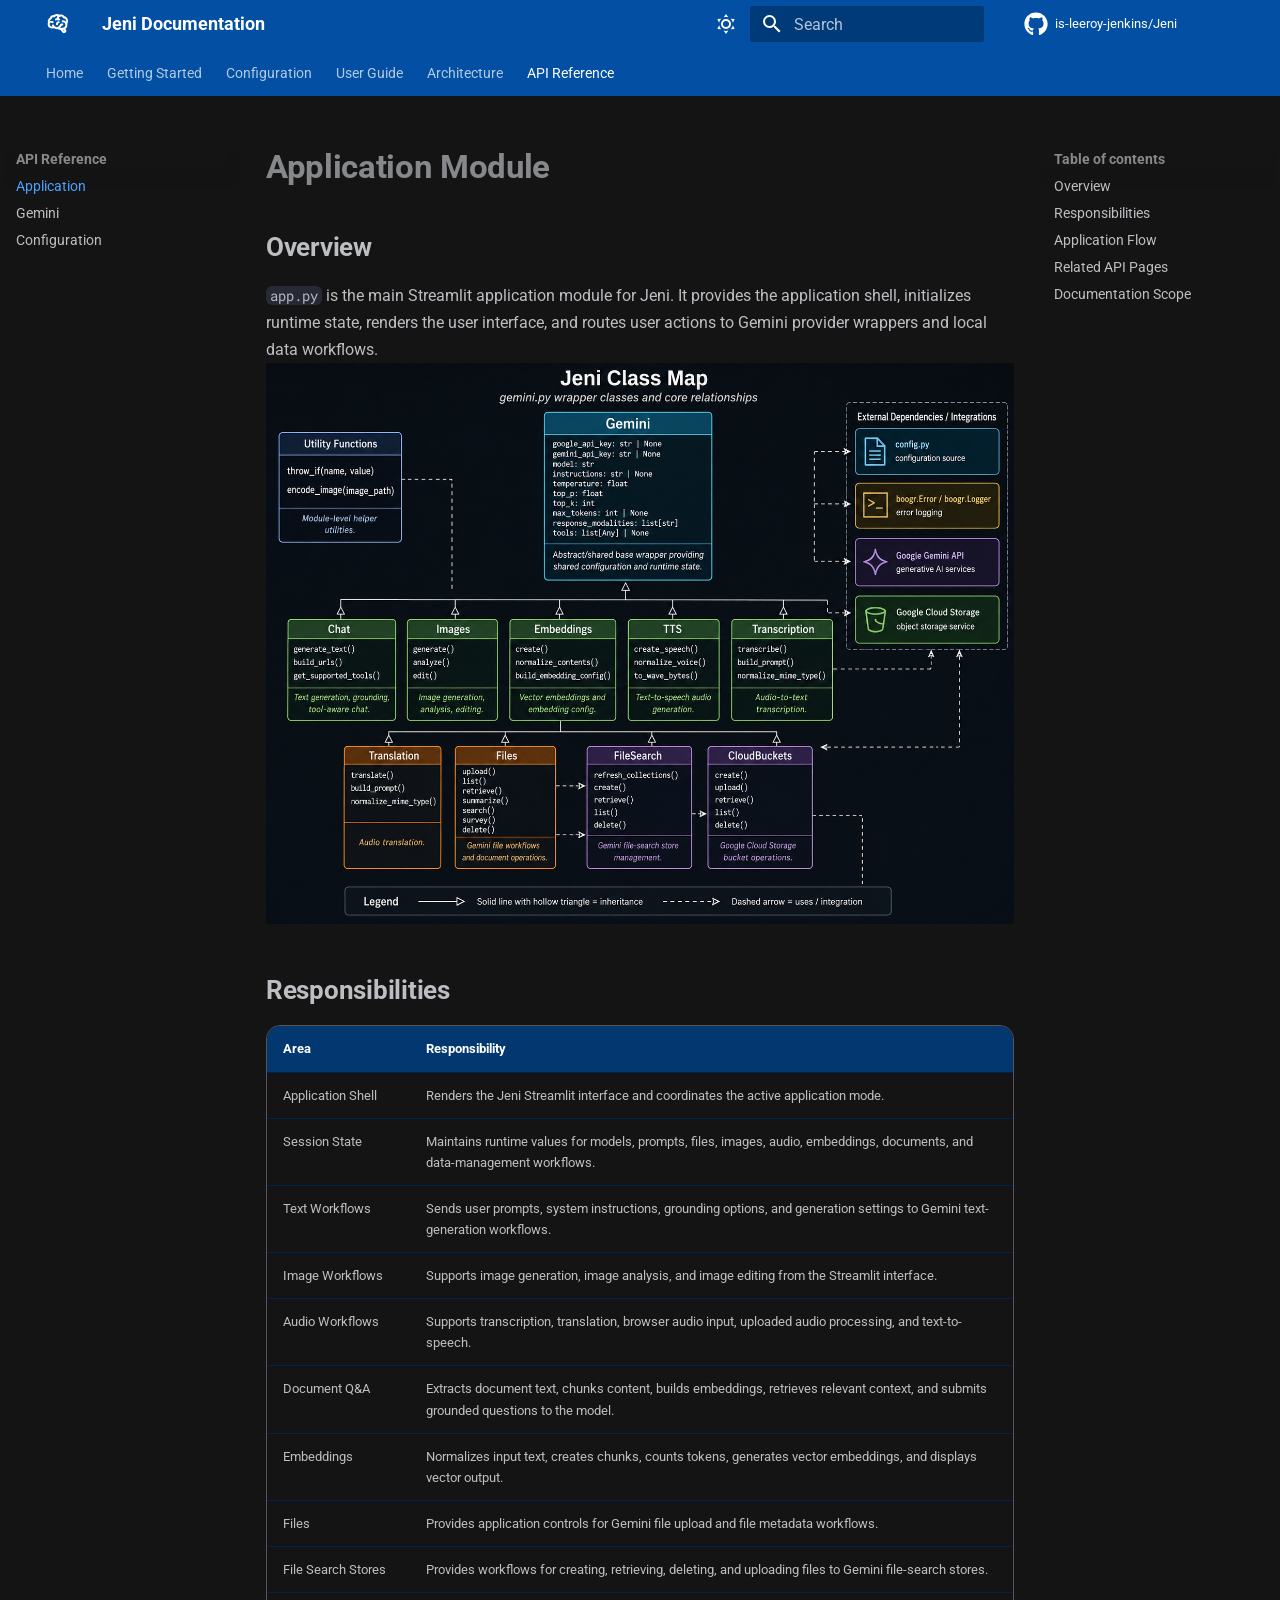
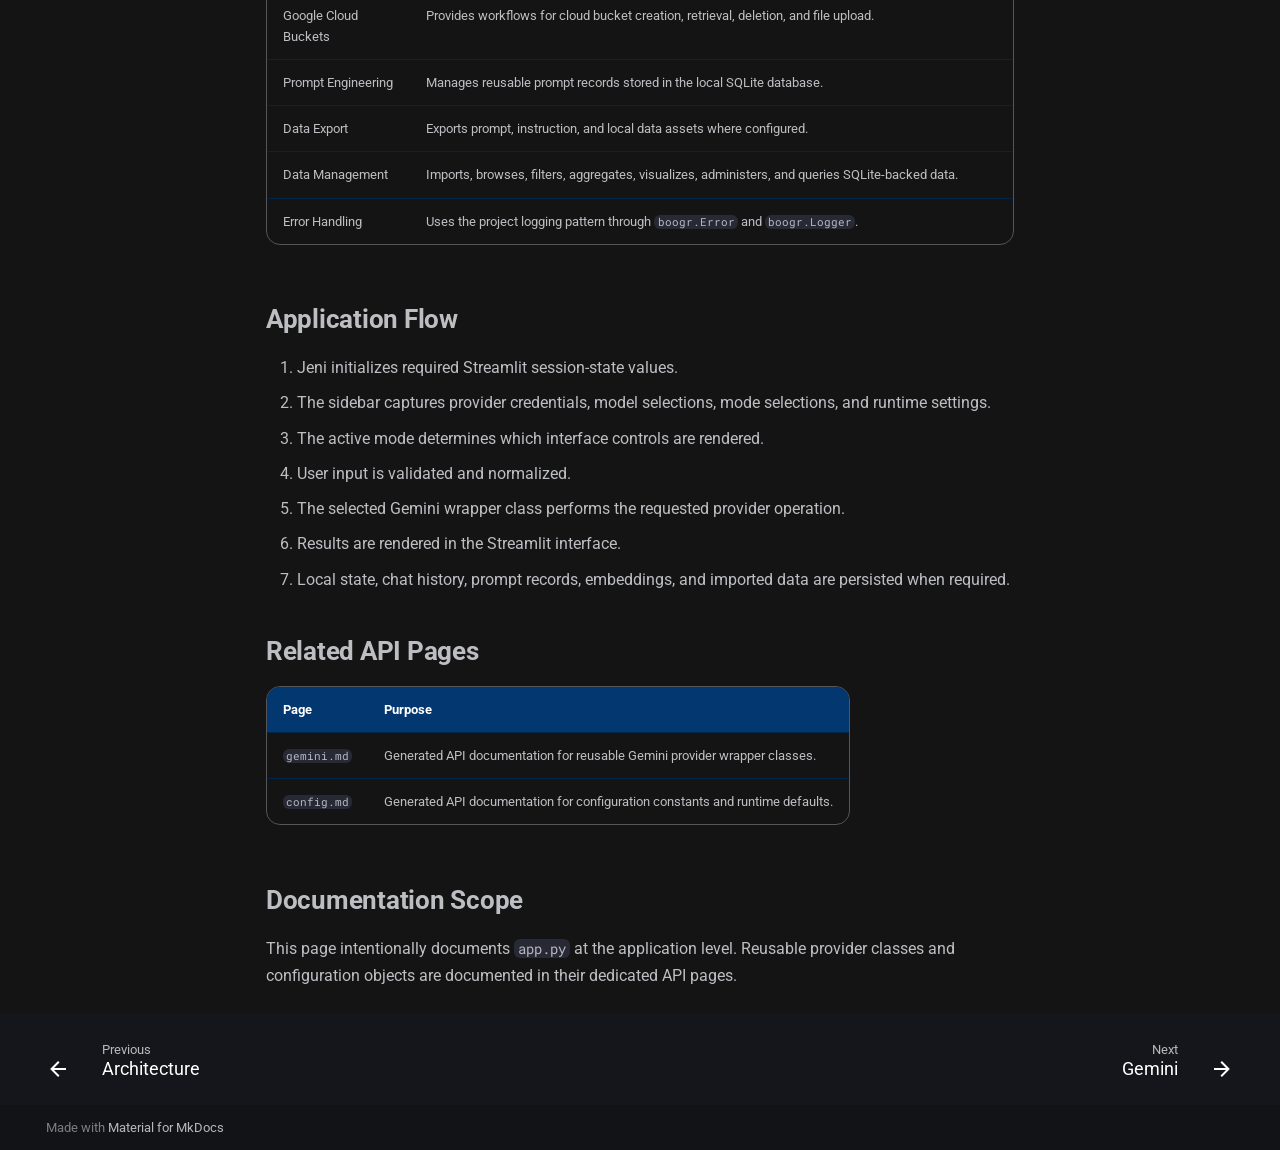
<file: api/app/index.html>
<!doctype html>
<html lang="en" class="no-js">
  <head>
    
      <meta charset="utf-8">
      <meta name="viewport" content="width=device-width,initial-scale=1">
      
        <meta name="description" content="Official documentation for Jeni, a Gemini-powered multimodal AI assistant for analysis, document review, retrieval, prompt management, and data workflows.">
      
      
        <meta name="author" content="Terry D. Eppler">
      
      
        <link rel="canonical" href="https://is-leeroy-jenkins.github.io/Jeni/api/app/">
      
      
        <link rel="prev" href="../../architecture/">
      
      
        <link rel="next" href="../gemini/">
      
      
        
      
      
      <link rel="icon" href="../../assets/images/favicon.png">
      <meta name="generator" content="mkdocs-1.6.1, mkdocs-material-9.7.7">
    
    
      
        <title>Application - Jeni Documentation</title>
      
    
    
      <link rel="stylesheet" href="../../assets/stylesheets/main.ec1eaa64.min.css">
      
        
        <link rel="stylesheet" href="../../assets/stylesheets/palette.ab4e12ef.min.css">
      
      


    
    
      
    
    
      
        
        
        <link rel="preconnect" href="https://fonts.gstatic.com" crossorigin>
        <link rel="stylesheet" href="https://fonts.googleapis.com/css?family=Roboto:300,300i,400,400i,700,700i%7CRoboto+Mono:400,400i,700,700i&display=fallback">
        <style>:root{--md-text-font:"Roboto";--md-code-font:"Roboto Mono"}</style>
      
    
    
      <link rel="stylesheet" href="../../assets/_mkdocstrings.css">
    
      <link rel="stylesheet" href="../../stylesheets/extra.css">
    
    <script>__md_scope=new URL("../..",location),__md_hash=e=>[...e].reduce(((e,_)=>(e<<5)-e+_.charCodeAt(0)),0),__md_get=(e,_=localStorage,t=__md_scope)=>JSON.parse(_.getItem(t.pathname+"."+e)),__md_set=(e,_,t=localStorage,a=__md_scope)=>{try{t.setItem(a.pathname+"."+e,JSON.stringify(_))}catch(e){}}</script>
    
      

    
    
  </head>
  
  
    
    
      
    
    
    
    
    <body dir="ltr" data-md-color-scheme="slate" data-md-color-primary="blue" data-md-color-accent="light-blue">
  
    
    <input class="md-toggle" data-md-toggle="drawer" type="checkbox" id="__drawer" autocomplete="off">
    <input class="md-toggle" data-md-toggle="search" type="checkbox" id="__search" autocomplete="off">
    <label class="md-overlay" for="__drawer"></label>
    <div data-md-component="skip">
      
        
        <a href="#application-module" class="md-skip">
          Skip to content
        </a>
      
    </div>
    <div data-md-component="announce">
      
    </div>
    
    
      

<header class="md-header" data-md-component="header">
  <nav class="md-header__inner md-grid" aria-label="Header">
    <a href="../.." title="Jeni Documentation" class="md-header__button md-logo" aria-label="Jeni Documentation" data-md-component="logo">
      
  
  <svg xmlns="http://www.w3.org/2000/svg" viewBox="0 0 24 24"><path d="M21.33 12.91c.09 1.55-.62 3.04-1.89 3.95l.77 1.49c.23.45.26.98.06 1.45-.19.47-.58.84-1.06 1l-.79.25a1.687 1.687 0 0 1-1.86-.55L14.44 18c-.89-.15-1.73-.53-2.44-1.1-.5.15-1 .23-1.5.23-.88 0-1.76-.27-2.5-.79-.53.16-1.07.23-1.62.22-.79.01-1.57-.15-2.3-.45a4.1 4.1 0 0 1-2.43-3.61c-.08-.72.04-1.45.35-2.11-.29-.75-.32-1.57-.07-2.33C2.3 7.11 3 6.32 3.87 5.82c.58-1.69 2.21-2.82 4-2.7 1.6-1.5 4.05-1.66 5.83-.37.42-.11.86-.17 1.3-.17 1.36-.03 2.65.57 3.5 1.64 2.04.53 3.5 2.35 3.58 4.47.05 1.11-.25 2.2-.86 3.13.07.36.11.72.11 1.09m-5-1.41c.57.07 1.02.5 1.02 1.07a1 1 0 0 1-1 1h-.63c-.32.9-.88 1.69-1.62 2.29.25.09.51.14.77.21 5.13-.07 4.53-3.2 4.53-3.25a2.59 2.59 0 0 0-2.69-2.49 1 1 0 0 1-1-1 1 1 0 0 1 1-1c1.23.03 2.41.49 3.33 1.3.05-.29.08-.59.08-.89-.06-1.24-.62-2.32-2.87-2.53-1.25-2.96-4.4-1.32-4.4-.4-.03.23.21.72.25.75a1 1 0 0 1 1 1c0 .55-.45 1-1 1-.53-.02-1.03-.22-1.43-.56-.48.31-1.03.5-1.6.56-.57.05-1.04-.35-1.07-.9a.97.97 0 0 1 .88-1.1c.16-.02.94-.14.94-.77 0-.66.25-1.29.68-1.79-.92-.25-1.91.08-2.91 1.29C6.75 5 6 5.25 5.45 7.2 4.5 7.67 4 8 3.78 9c1.08-.22 2.19-.13 3.22.25.5.19.78.75.59 1.29-.19.52-.77.78-1.29.59-.73-.32-1.55-.34-2.3-.06-.32.27-.32.83-.32 1.27 0 .74.37 1.43 1 1.83.53.27 1.12.41 1.71.4q-.225-.39-.39-.81a1.038 1.038 0 0 1 1.96-.68c.4 1.14 1.42 1.92 2.62 2.05 1.37-.07 2.59-.88 3.19-2.13.23-1.38 1.34-1.5 2.56-1.5m2 7.47-.62-1.3-.71.16 1 1.25zm-4.65-8.61a1 1 0 0 0-.91-1.03c-.71-.04-1.4.2-1.93.67-.57.58-.87 1.38-.84 2.19a1 1 0 0 0 1 1c.57 0 1-.45 1-1 0-.27.07-.54.23-.76.12-.1.27-.15.43-.15.55.03 1.02-.38 1.02-.92"/></svg>

    </a>
    <label class="md-header__button md-icon" for="__drawer">
      
      <svg xmlns="http://www.w3.org/2000/svg" viewBox="0 0 24 24"><path d="M3 6h18v2H3zm0 5h18v2H3zm0 5h18v2H3z"/></svg>
    </label>
    <div class="md-header__title" data-md-component="header-title">
      <div class="md-header__ellipsis">
        <div class="md-header__topic">
          <span class="md-ellipsis">
            Jeni Documentation
          </span>
        </div>
        <div class="md-header__topic" data-md-component="header-topic">
          <span class="md-ellipsis">
            
              Application
            
          </span>
        </div>
      </div>
    </div>
    
      
        <form class="md-header__option" data-md-component="palette">
  
    
    
    
    <input class="md-option" data-md-color-media="" data-md-color-scheme="slate" data-md-color-primary="blue" data-md-color-accent="light-blue"  aria-label="Switch to light mode"  type="radio" name="__palette" id="__palette_0">
    
      <label class="md-header__button md-icon" title="Switch to light mode" for="__palette_1" hidden>
        <svg xmlns="http://www.w3.org/2000/svg" viewBox="0 0 24 24"><path d="M12 7a5 5 0 0 1 5 5 5 5 0 0 1-5 5 5 5 0 0 1-5-5 5 5 0 0 1 5-5m0 2a3 3 0 0 0-3 3 3 3 0 0 0 3 3 3 3 0 0 0 3-3 3 3 0 0 0-3-3m0-7 2.39 3.42C13.65 5.15 12.84 5 12 5s-1.65.15-2.39.42zM3.34 7l4.16-.35A7.2 7.2 0 0 0 5.94 8.5c-.44.74-.69 1.5-.83 2.29zm.02 10 1.76-3.77a7.131 7.131 0 0 0 2.38 4.14zM20.65 7l-1.77 3.79a7.02 7.02 0 0 0-2.38-4.15zm-.01 10-4.14.36c.59-.51 1.12-1.14 1.54-1.86.42-.73.69-1.5.83-2.29zM12 22l-2.41-3.44c.74.27 1.55.44 2.41.44.82 0 1.63-.17 2.37-.44z"/></svg>
      </label>
    
  
    
    
    
    <input class="md-option" data-md-color-media="" data-md-color-scheme="default" data-md-color-primary="blue" data-md-color-accent="light-blue"  aria-label="Switch to dark mode"  type="radio" name="__palette" id="__palette_1">
    
      <label class="md-header__button md-icon" title="Switch to dark mode" for="__palette_0" hidden>
        <svg xmlns="http://www.w3.org/2000/svg" viewBox="0 0 24 24"><path d="m17.75 4.09-2.53 1.94.91 3.06-2.63-1.81-2.63 1.81.91-3.06-2.53-1.94L12.44 4l1.06-3 1.06 3zm3.5 6.91-1.64 1.25.59 1.98-1.7-1.17-1.7 1.17.59-1.98L15.75 11l2.06-.05L18.5 9l.69 1.95zm-2.28 4.95c.83-.08 1.72 1.1 1.19 1.85-.32.45-.66.87-1.08 1.27C15.17 23 8.84 23 4.94 19.07c-3.91-3.9-3.91-10.24 0-14.14.4-.4.82-.76 1.27-1.08.75-.53 1.93.36 1.85 1.19-.27 2.86.69 5.83 2.89 8.02a9.96 9.96 0 0 0 8.02 2.89m-1.64 2.02a12.08 12.08 0 0 1-7.8-3.47c-2.17-2.19-3.33-5-3.49-7.82-2.81 3.14-2.7 7.96.31 10.98 3.02 3.01 7.84 3.12 10.98.31"/></svg>
      </label>
    
  
</form>
      
    
    
      <script>var palette=__md_get("__palette");if(palette&&palette.color){if("(prefers-color-scheme)"===palette.color.media){var media=matchMedia("(prefers-color-scheme: light)"),input=document.querySelector(media.matches?"[data-md-color-media='(prefers-color-scheme: light)']":"[data-md-color-media='(prefers-color-scheme: dark)']");palette.color.media=input.getAttribute("data-md-color-media"),palette.color.scheme=input.getAttribute("data-md-color-scheme"),palette.color.primary=input.getAttribute("data-md-color-primary"),palette.color.accent=input.getAttribute("data-md-color-accent")}for(var[key,value]of Object.entries(palette.color))document.body.setAttribute("data-md-color-"+key,value)}</script>
    
    
    
      
      
        <label class="md-header__button md-icon" for="__search">
          
          <svg xmlns="http://www.w3.org/2000/svg" viewBox="0 0 24 24"><path d="M9.5 3A6.5 6.5 0 0 1 16 9.5c0 1.61-.59 3.09-1.56 4.23l.27.27h.79l5 5-1.5 1.5-5-5v-.79l-.27-.27A6.52 6.52 0 0 1 9.5 16 6.5 6.5 0 0 1 3 9.5 6.5 6.5 0 0 1 9.5 3m0 2C7 5 5 7 5 9.5S7 14 9.5 14 14 12 14 9.5 12 5 9.5 5"/></svg>
        </label>
        <div class="md-search" data-md-component="search" role="dialog">
  <label class="md-search__overlay" for="__search"></label>
  <div class="md-search__inner" role="search">
    <form class="md-search__form" name="search">
      <input type="text" class="md-search__input" name="query" aria-label="Search" placeholder="Search" autocapitalize="off" autocorrect="off" autocomplete="off" spellcheck="false" data-md-component="search-query" required>
      <label class="md-search__icon md-icon" for="__search">
        
        <svg xmlns="http://www.w3.org/2000/svg" viewBox="0 0 24 24"><path d="M9.5 3A6.5 6.5 0 0 1 16 9.5c0 1.61-.59 3.09-1.56 4.23l.27.27h.79l5 5-1.5 1.5-5-5v-.79l-.27-.27A6.52 6.52 0 0 1 9.5 16 6.5 6.5 0 0 1 3 9.5 6.5 6.5 0 0 1 9.5 3m0 2C7 5 5 7 5 9.5S7 14 9.5 14 14 12 14 9.5 12 5 9.5 5"/></svg>
        
        <svg xmlns="http://www.w3.org/2000/svg" viewBox="0 0 24 24"><path d="M20 11v2H8l5.5 5.5-1.42 1.42L4.16 12l7.92-7.92L13.5 5.5 8 11z"/></svg>
      </label>
      <nav class="md-search__options" aria-label="Search">
        
          <a href="javascript:void(0)" class="md-search__icon md-icon" title="Share" aria-label="Share" data-clipboard data-clipboard-text="" data-md-component="search-share" tabindex="-1">
            
            <svg xmlns="http://www.w3.org/2000/svg" viewBox="0 0 24 24"><path d="M18 16.08c-.76 0-1.44.3-1.96.77L8.91 12.7c.05-.23.09-.46.09-.7s-.04-.47-.09-.7l7.05-4.11c.54.5 1.25.81 2.04.81a3 3 0 0 0 3-3 3 3 0 0 0-3-3 3 3 0 0 0-3 3c0 .24.04.47.09.7L8.04 9.81C7.5 9.31 6.79 9 6 9a3 3 0 0 0-3 3 3 3 0 0 0 3 3c.79 0 1.5-.31 2.04-.81l7.12 4.15c-.05.21-.08.43-.08.66 0 1.61 1.31 2.91 2.92 2.91s2.92-1.3 2.92-2.91A2.92 2.92 0 0 0 18 16.08"/></svg>
          </a>
        
        <button type="reset" class="md-search__icon md-icon" title="Clear" aria-label="Clear" tabindex="-1">
          
          <svg xmlns="http://www.w3.org/2000/svg" viewBox="0 0 24 24"><path d="M19 6.41 17.59 5 12 10.59 6.41 5 5 6.41 10.59 12 5 17.59 6.41 19 12 13.41 17.59 19 19 17.59 13.41 12z"/></svg>
        </button>
      </nav>
      
        <div class="md-search__suggest" data-md-component="search-suggest"></div>
      
    </form>
    <div class="md-search__output">
      <div class="md-search__scrollwrap" tabindex="0" data-md-scrollfix>
        <div class="md-search-result" data-md-component="search-result">
          <div class="md-search-result__meta">
            Initializing search
          </div>
          <ol class="md-search-result__list" role="presentation"></ol>
        </div>
      </div>
    </div>
  </div>
</div>
      
    
    
      <div class="md-header__source">
        <a href="https://github.com/is-leeroy-jenkins/Jeni" title="Go to repository" class="md-source" data-md-component="source">
  <div class="md-source__icon md-icon">
    
    <svg xmlns="http://www.w3.org/2000/svg" viewBox="0 0 512 512"><!--! Font Awesome Free 7.1.0 by @fontawesome - https://fontawesome.com License - https://fontawesome.com/license/free (Icons: CC BY 4.0, Fonts: SIL OFL 1.1, Code: MIT License) Copyright 2025 Fonticons, Inc.--><path d="M173.9 397.4c0 2-2.3 3.6-5.2 3.6-3.3.3-5.6-1.3-5.6-3.6 0-2 2.3-3.6 5.2-3.6 3-.3 5.6 1.3 5.6 3.6m-31.1-4.5c-.7 2 1.3 4.3 4.3 4.9 2.6 1 5.6 0 6.2-2s-1.3-4.3-4.3-5.2c-2.6-.7-5.5.3-6.2 2.3m44.2-1.7c-2.9.7-4.9 2.6-4.6 4.9.3 2 2.9 3.3 5.9 2.6 2.9-.7 4.9-2.6 4.6-4.6-.3-1.9-3-3.2-5.9-2.9M252.8 8C114.1 8 8 113.3 8 252c0 110.9 69.8 205.8 169.5 239.2 12.8 2.3 17.3-5.6 17.3-12.1 0-6.2-.3-40.4-.3-61.4 0 0-70 15-84.7-29.8 0 0-11.4-29.1-27.8-36.6 0 0-22.9-15.7 1.6-15.4 0 0 24.9 2 38.6 25.8 21.9 38.6 58.6 27.5 72.9 20.9 2.3-16 8.8-27.1 16-33.7-55.9-6.2-112.3-14.3-112.3-110.5 0-27.5 7.6-41.3 23.6-58.9-2.6-6.5-11.1-33.3 2.6-67.9 20.9-6.5 69 27 69 27 20-5.6 41.5-8.5 62.8-8.5s42.8 2.9 62.8 8.5c0 0 48.1-33.6 69-27 13.7 34.7 5.2 61.4 2.6 67.9 16 17.7 25.8 31.5 25.8 58.9 0 96.5-58.9 104.2-114.8 110.5 9.2 7.9 17 22.9 17 46.4 0 33.7-.3 75.4-.3 83.6 0 6.5 4.6 14.4 17.3 12.1C436.2 457.8 504 362.9 504 252 504 113.3 391.5 8 252.8 8M105.2 352.9c-1.3 1-1 3.3.7 5.2 1.6 1.6 3.9 2.3 5.2 1 1.3-1 1-3.3-.7-5.2-1.6-1.6-3.9-2.3-5.2-1m-10.8-8.1c-.7 1.3.3 2.9 2.3 3.9 1.6 1 3.6.7 4.3-.7.7-1.3-.3-2.9-2.3-3.9-2-.6-3.6-.3-4.3.7m32.4 35.6c-1.6 1.3-1 4.3 1.3 6.2 2.3 2.3 5.2 2.6 6.5 1 1.3-1.3.7-4.3-1.3-6.2-2.2-2.3-5.2-2.6-6.5-1m-11.4-14.7c-1.6 1-1.6 3.6 0 5.9s4.3 3.3 5.6 2.3c1.6-1.3 1.6-3.9 0-6.2-1.4-2.3-4-3.3-5.6-2"/></svg>
  </div>
  <div class="md-source__repository">
    is-leeroy-jenkins/Jeni
  </div>
</a>
      </div>
    
  </nav>
  
</header>
    
    <div class="md-container" data-md-component="container">
      
      
        
          
            
<nav class="md-tabs" aria-label="Tabs" data-md-component="tabs">
  <div class="md-grid">
    <ul class="md-tabs__list">
      
        
  
  
  
  
    <li class="md-tabs__item">
      <a href="../.." class="md-tabs__link">
        
  
  
    
  
  Home

      </a>
    </li>
  

      
        
  
  
  
  
    <li class="md-tabs__item">
      <a href="../../getting-started/" class="md-tabs__link">
        
  
  
    
  
  Getting Started

      </a>
    </li>
  

      
        
  
  
  
  
    <li class="md-tabs__item">
      <a href="../../configuration/" class="md-tabs__link">
        
  
  
    
  
  Configuration

      </a>
    </li>
  

      
        
  
  
  
  
    <li class="md-tabs__item">
      <a href="../../user-guide/" class="md-tabs__link">
        
  
  
    
  
  User Guide

      </a>
    </li>
  

      
        
  
  
  
  
    <li class="md-tabs__item">
      <a href="../../architecture/" class="md-tabs__link">
        
  
  
    
  
  Architecture

      </a>
    </li>
  

      
        
  
  
  
    
  
  
    
    
      <li class="md-tabs__item md-tabs__item--active">
        <a href="./" class="md-tabs__link">
          
  
  
    
  
  API Reference

        </a>
      </li>
    
  

      
    </ul>
  </div>
</nav>
          
        
      
      <main class="md-main" data-md-component="main">
        <div class="md-main__inner md-grid">
          
            
              
              <div class="md-sidebar md-sidebar--primary" data-md-component="sidebar" data-md-type="navigation" >
                <div class="md-sidebar__scrollwrap">
                  <div class="md-sidebar__inner">
                    


  


<nav class="md-nav md-nav--primary md-nav--lifted" aria-label="Navigation" data-md-level="0">
  <label class="md-nav__title" for="__drawer">
    <a href="../.." title="Jeni Documentation" class="md-nav__button md-logo" aria-label="Jeni Documentation" data-md-component="logo">
      
  
  <svg xmlns="http://www.w3.org/2000/svg" viewBox="0 0 24 24"><path d="M21.33 12.91c.09 1.55-.62 3.04-1.89 3.95l.77 1.49c.23.45.26.98.06 1.45-.19.47-.58.84-1.06 1l-.79.25a1.687 1.687 0 0 1-1.86-.55L14.44 18c-.89-.15-1.73-.53-2.44-1.1-.5.15-1 .23-1.5.23-.88 0-1.76-.27-2.5-.79-.53.16-1.07.23-1.62.22-.79.01-1.57-.15-2.3-.45a4.1 4.1 0 0 1-2.43-3.61c-.08-.72.04-1.45.35-2.11-.29-.75-.32-1.57-.07-2.33C2.3 7.11 3 6.32 3.87 5.82c.58-1.69 2.21-2.82 4-2.7 1.6-1.5 4.05-1.66 5.83-.37.42-.11.86-.17 1.3-.17 1.36-.03 2.65.57 3.5 1.64 2.04.53 3.5 2.35 3.58 4.47.05 1.11-.25 2.2-.86 3.13.07.36.11.72.11 1.09m-5-1.41c.57.07 1.02.5 1.02 1.07a1 1 0 0 1-1 1h-.63c-.32.9-.88 1.69-1.62 2.29.25.09.51.14.77.21 5.13-.07 4.53-3.2 4.53-3.25a2.59 2.59 0 0 0-2.69-2.49 1 1 0 0 1-1-1 1 1 0 0 1 1-1c1.23.03 2.41.49 3.33 1.3.05-.29.08-.59.08-.89-.06-1.24-.62-2.32-2.87-2.53-1.25-2.96-4.4-1.32-4.4-.4-.03.23.21.72.25.75a1 1 0 0 1 1 1c0 .55-.45 1-1 1-.53-.02-1.03-.22-1.43-.56-.48.31-1.03.5-1.6.56-.57.05-1.04-.35-1.07-.9a.97.97 0 0 1 .88-1.1c.16-.02.94-.14.94-.77 0-.66.25-1.29.68-1.79-.92-.25-1.91.08-2.91 1.29C6.75 5 6 5.25 5.45 7.2 4.5 7.67 4 8 3.78 9c1.08-.22 2.19-.13 3.22.25.5.19.78.75.59 1.29-.19.52-.77.78-1.29.59-.73-.32-1.55-.34-2.3-.06-.32.27-.32.83-.32 1.27 0 .74.37 1.43 1 1.83.53.27 1.12.41 1.71.4q-.225-.39-.39-.81a1.038 1.038 0 0 1 1.96-.68c.4 1.14 1.42 1.92 2.62 2.05 1.37-.07 2.59-.88 3.19-2.13.23-1.38 1.34-1.5 2.56-1.5m2 7.47-.62-1.3-.71.16 1 1.25zm-4.65-8.61a1 1 0 0 0-.91-1.03c-.71-.04-1.4.2-1.93.67-.57.58-.87 1.38-.84 2.19a1 1 0 0 0 1 1c.57 0 1-.45 1-1 0-.27.07-.54.23-.76.12-.1.27-.15.43-.15.55.03 1.02-.38 1.02-.92"/></svg>

    </a>
    Jeni Documentation
  </label>
  
    <div class="md-nav__source">
      <a href="https://github.com/is-leeroy-jenkins/Jeni" title="Go to repository" class="md-source" data-md-component="source">
  <div class="md-source__icon md-icon">
    
    <svg xmlns="http://www.w3.org/2000/svg" viewBox="0 0 512 512"><!--! Font Awesome Free 7.1.0 by @fontawesome - https://fontawesome.com License - https://fontawesome.com/license/free (Icons: CC BY 4.0, Fonts: SIL OFL 1.1, Code: MIT License) Copyright 2025 Fonticons, Inc.--><path d="M173.9 397.4c0 2-2.3 3.6-5.2 3.6-3.3.3-5.6-1.3-5.6-3.6 0-2 2.3-3.6 5.2-3.6 3-.3 5.6 1.3 5.6 3.6m-31.1-4.5c-.7 2 1.3 4.3 4.3 4.9 2.6 1 5.6 0 6.2-2s-1.3-4.3-4.3-5.2c-2.6-.7-5.5.3-6.2 2.3m44.2-1.7c-2.9.7-4.9 2.6-4.6 4.9.3 2 2.9 3.3 5.9 2.6 2.9-.7 4.9-2.6 4.6-4.6-.3-1.9-3-3.2-5.9-2.9M252.8 8C114.1 8 8 113.3 8 252c0 110.9 69.8 205.8 169.5 239.2 12.8 2.3 17.3-5.6 17.3-12.1 0-6.2-.3-40.4-.3-61.4 0 0-70 15-84.7-29.8 0 0-11.4-29.1-27.8-36.6 0 0-22.9-15.7 1.6-15.4 0 0 24.9 2 38.6 25.8 21.9 38.6 58.6 27.5 72.9 20.9 2.3-16 8.8-27.1 16-33.7-55.9-6.2-112.3-14.3-112.3-110.5 0-27.5 7.6-41.3 23.6-58.9-2.6-6.5-11.1-33.3 2.6-67.9 20.9-6.5 69 27 69 27 20-5.6 41.5-8.5 62.8-8.5s42.8 2.9 62.8 8.5c0 0 48.1-33.6 69-27 13.7 34.7 5.2 61.4 2.6 67.9 16 17.7 25.8 31.5 25.8 58.9 0 96.5-58.9 104.2-114.8 110.5 9.2 7.9 17 22.9 17 46.4 0 33.7-.3 75.4-.3 83.6 0 6.5 4.6 14.4 17.3 12.1C436.2 457.8 504 362.9 504 252 504 113.3 391.5 8 252.8 8M105.2 352.9c-1.3 1-1 3.3.7 5.2 1.6 1.6 3.9 2.3 5.2 1 1.3-1 1-3.3-.7-5.2-1.6-1.6-3.9-2.3-5.2-1m-10.8-8.1c-.7 1.3.3 2.9 2.3 3.9 1.6 1 3.6.7 4.3-.7.7-1.3-.3-2.9-2.3-3.9-2-.6-3.6-.3-4.3.7m32.4 35.6c-1.6 1.3-1 4.3 1.3 6.2 2.3 2.3 5.2 2.6 6.5 1 1.3-1.3.7-4.3-1.3-6.2-2.2-2.3-5.2-2.6-6.5-1m-11.4-14.7c-1.6 1-1.6 3.6 0 5.9s4.3 3.3 5.6 2.3c1.6-1.3 1.6-3.9 0-6.2-1.4-2.3-4-3.3-5.6-2"/></svg>
  </div>
  <div class="md-source__repository">
    is-leeroy-jenkins/Jeni
  </div>
</a>
    </div>
  
  <ul class="md-nav__list" data-md-scrollfix>
    
      
      
  
  
  
  
    <li class="md-nav__item">
      <a href="../.." class="md-nav__link">
        
  
  
  <span class="md-ellipsis">
    
  
    Home
  

    
  </span>
  
  

      </a>
    </li>
  

    
      
      
  
  
  
  
    <li class="md-nav__item">
      <a href="../../getting-started/" class="md-nav__link">
        
  
  
  <span class="md-ellipsis">
    
  
    Getting Started
  

    
  </span>
  
  

      </a>
    </li>
  

    
      
      
  
  
  
  
    <li class="md-nav__item">
      <a href="../../configuration/" class="md-nav__link">
        
  
  
  <span class="md-ellipsis">
    
  
    Configuration
  

    
  </span>
  
  

      </a>
    </li>
  

    
      
      
  
  
  
  
    <li class="md-nav__item">
      <a href="../../user-guide/" class="md-nav__link">
        
  
  
  <span class="md-ellipsis">
    
  
    User Guide
  

    
  </span>
  
  

      </a>
    </li>
  

    
      
      
  
  
  
  
    <li class="md-nav__item">
      <a href="../../architecture/" class="md-nav__link">
        
  
  
  <span class="md-ellipsis">
    
  
    Architecture
  

    
  </span>
  
  

      </a>
    </li>
  

    
      
      
  
  
    
  
  
  
    
    
      
        
      
        
      
        
      
    
    
    
      
        
        
      
      
        
      
    
    
    <li class="md-nav__item md-nav__item--active md-nav__item--section md-nav__item--nested">
      
        
        
        <input class="md-nav__toggle md-toggle " type="checkbox" id="__nav_6" checked>
        
          
          <label class="md-nav__link" for="__nav_6" id="__nav_6_label" tabindex="">
            
  
  
  <span class="md-ellipsis">
    
  
    API Reference
  

    
  </span>
  
  

            <span class="md-nav__icon md-icon"></span>
          </label>
        
        <nav class="md-nav" data-md-level="1" aria-labelledby="__nav_6_label" aria-expanded="true">
          <label class="md-nav__title" for="__nav_6">
            <span class="md-nav__icon md-icon"></span>
            
  
    API Reference
  

          </label>
          <ul class="md-nav__list" data-md-scrollfix>
            
              
                
  
  
    
  
  
  
    <li class="md-nav__item md-nav__item--active">
      
      <input class="md-nav__toggle md-toggle" type="checkbox" id="__toc">
      
      
        
      
      
        <label class="md-nav__link md-nav__link--active" for="__toc">
          
  
  
  <span class="md-ellipsis">
    
  
    Application
  

    
  </span>
  
  

          <span class="md-nav__icon md-icon"></span>
        </label>
      
      <a href="./" class="md-nav__link md-nav__link--active">
        
  
  
  <span class="md-ellipsis">
    
  
    Application
  

    
  </span>
  
  

      </a>
      
        

<nav class="md-nav md-nav--secondary" aria-label="Table of contents">
  
  
  
    
  
  
    <label class="md-nav__title" for="__toc">
      <span class="md-nav__icon md-icon"></span>
      Table of contents
    </label>
    <ul class="md-nav__list" data-md-component="toc" data-md-scrollfix>
      
        <li class="md-nav__item">
  <a href="#overview" class="md-nav__link">
    <span class="md-ellipsis">
      
        Overview
      
    </span>
  </a>
  
</li>
      
        <li class="md-nav__item">
  <a href="#responsibilities" class="md-nav__link">
    <span class="md-ellipsis">
      
        Responsibilities
      
    </span>
  </a>
  
</li>
      
        <li class="md-nav__item">
  <a href="#application-flow" class="md-nav__link">
    <span class="md-ellipsis">
      
        Application Flow
      
    </span>
  </a>
  
</li>
      
        <li class="md-nav__item">
  <a href="#related-api-pages" class="md-nav__link">
    <span class="md-ellipsis">
      
        Related API Pages
      
    </span>
  </a>
  
</li>
      
        <li class="md-nav__item">
  <a href="#documentation-scope" class="md-nav__link">
    <span class="md-ellipsis">
      
        Documentation Scope
      
    </span>
  </a>
  
</li>
      
    </ul>
  
</nav>
      
    </li>
  

              
            
              
                
  
  
  
  
    <li class="md-nav__item">
      <a href="../gemini/" class="md-nav__link">
        
  
  
  <span class="md-ellipsis">
    
  
    Gemini
  

    
  </span>
  
  

      </a>
    </li>
  

              
            
              
                
  
  
  
  
    <li class="md-nav__item">
      <a href="../config/" class="md-nav__link">
        
  
  
  <span class="md-ellipsis">
    
  
    Configuration
  

    
  </span>
  
  

      </a>
    </li>
  

              
            
          </ul>
        </nav>
      
    </li>
  

    
  </ul>
</nav>
                  </div>
                </div>
              </div>
            
            
              
              <div class="md-sidebar md-sidebar--secondary" data-md-component="sidebar" data-md-type="toc" >
                <div class="md-sidebar__scrollwrap">
                  <div class="md-sidebar__inner">
                    

<nav class="md-nav md-nav--secondary" aria-label="Table of contents">
  
  
  
    
  
  
    <label class="md-nav__title" for="__toc">
      <span class="md-nav__icon md-icon"></span>
      Table of contents
    </label>
    <ul class="md-nav__list" data-md-component="toc" data-md-scrollfix>
      
        <li class="md-nav__item">
  <a href="#overview" class="md-nav__link">
    <span class="md-ellipsis">
      
        Overview
      
    </span>
  </a>
  
</li>
      
        <li class="md-nav__item">
  <a href="#responsibilities" class="md-nav__link">
    <span class="md-ellipsis">
      
        Responsibilities
      
    </span>
  </a>
  
</li>
      
        <li class="md-nav__item">
  <a href="#application-flow" class="md-nav__link">
    <span class="md-ellipsis">
      
        Application Flow
      
    </span>
  </a>
  
</li>
      
        <li class="md-nav__item">
  <a href="#related-api-pages" class="md-nav__link">
    <span class="md-ellipsis">
      
        Related API Pages
      
    </span>
  </a>
  
</li>
      
        <li class="md-nav__item">
  <a href="#documentation-scope" class="md-nav__link">
    <span class="md-ellipsis">
      
        Documentation Scope
      
    </span>
  </a>
  
</li>
      
    </ul>
  
</nav>
                  </div>
                </div>
              </div>
            
          
          
            <div class="md-content" data-md-component="content">
              
              <article class="md-content__inner md-typeset">
                
                  


  
  


<h1 id="application-module">Application Module<a class="headerlink" href="#application-module" title="Permanent link">&para;</a></h1>
<h2 id="overview">Overview<a class="headerlink" href="#overview" title="Permanent link">&para;</a></h2>
<p><code>app.py</code> is the main Streamlit application module for Jeni. It provides the application shell,
initializes runtime state, renders the user interface, and routes user actions to Gemini provider
wrappers and local data workflows.
<img alt="" src="../../images/Jeni-classes.png" /></p>
<h2 id="responsibilities">Responsibilities<a class="headerlink" href="#responsibilities" title="Permanent link">&para;</a></h2>
<table>
<thead>
<tr>
<th>Area</th>
<th>Responsibility</th>
</tr>
</thead>
<tbody>
<tr>
<td>Application Shell</td>
<td>Renders the Jeni Streamlit interface and coordinates the active application mode.</td>
</tr>
<tr>
<td>Session State</td>
<td>Maintains runtime values for models, prompts, files, images, audio, embeddings, documents, and data-management workflows.</td>
</tr>
<tr>
<td>Text Workflows</td>
<td>Sends user prompts, system instructions, grounding options, and generation settings to Gemini text-generation workflows.</td>
</tr>
<tr>
<td>Image Workflows</td>
<td>Supports image generation, image analysis, and image editing from the Streamlit interface.</td>
</tr>
<tr>
<td>Audio Workflows</td>
<td>Supports transcription, translation, browser audio input, uploaded audio processing, and text-to-speech.</td>
</tr>
<tr>
<td>Document Q&amp;A</td>
<td>Extracts document text, chunks content, builds embeddings, retrieves relevant context, and submits grounded questions to the model.</td>
</tr>
<tr>
<td>Embeddings</td>
<td>Normalizes input text, creates chunks, counts tokens, generates vector embeddings, and displays vector output.</td>
</tr>
<tr>
<td>Files</td>
<td>Provides application controls for Gemini file upload and file metadata workflows.</td>
</tr>
<tr>
<td>File Search Stores</td>
<td>Provides workflows for creating, retrieving, deleting, and uploading files to Gemini file-search stores.</td>
</tr>
<tr>
<td>Google Cloud Buckets</td>
<td>Provides workflows for cloud bucket creation, retrieval, deletion, and file upload.</td>
</tr>
<tr>
<td>Prompt Engineering</td>
<td>Manages reusable prompt records stored in the local SQLite database.</td>
</tr>
<tr>
<td>Data Export</td>
<td>Exports prompt, instruction, and local data assets where configured.</td>
</tr>
<tr>
<td>Data Management</td>
<td>Imports, browses, filters, aggregates, visualizes, administers, and queries SQLite-backed data.</td>
</tr>
<tr>
<td>Error Handling</td>
<td>Uses the project logging pattern through <code>boogr.Error</code> and <code>boogr.Logger</code>.</td>
</tr>
</tbody>
</table>
<h2 id="application-flow">Application Flow<a class="headerlink" href="#application-flow" title="Permanent link">&para;</a></h2>
<ol>
<li>Jeni initializes required Streamlit session-state values.</li>
<li>The sidebar captures provider credentials, model selections, mode selections, and runtime
   settings.</li>
<li>The active mode determines which interface controls are rendered.</li>
<li>User input is validated and normalized.</li>
<li>The selected Gemini wrapper class performs the requested provider operation.</li>
<li>Results are rendered in the Streamlit interface.</li>
<li>Local state, chat history, prompt records, embeddings, and imported data are persisted when
   required.</li>
</ol>
<h2 id="related-api-pages">Related API Pages<a class="headerlink" href="#related-api-pages" title="Permanent link">&para;</a></h2>
<table>
<thead>
<tr>
<th>Page</th>
<th>Purpose</th>
</tr>
</thead>
<tbody>
<tr>
<td><code>gemini.md</code></td>
<td>Generated API documentation for reusable Gemini provider wrapper classes.</td>
</tr>
<tr>
<td><code>config.md</code></td>
<td>Generated API documentation for configuration constants and runtime defaults.</td>
</tr>
</tbody>
</table>
<h2 id="documentation-scope">Documentation Scope<a class="headerlink" href="#documentation-scope" title="Permanent link">&para;</a></h2>
<p>This page intentionally documents <code>app.py</code> at the application level. Reusable provider classes and
configuration objects are documented in their dedicated API pages.</p>












                
              </article>
            </div>
          
          
<script>var target=document.getElementById(location.hash.slice(1));target&&target.name&&(target.checked=target.name.startsWith("__tabbed_"))</script>
        </div>
        
          <button type="button" class="md-top md-icon" data-md-component="top" hidden>
  
  <svg xmlns="http://www.w3.org/2000/svg" viewBox="0 0 24 24"><path d="M13 20h-2V8l-5.5 5.5-1.42-1.42L12 4.16l7.92 7.92-1.42 1.42L13 8z"/></svg>
  Back to top
</button>
        
      </main>
      
        <footer class="md-footer">
  
    
      
      <nav class="md-footer__inner md-grid" aria-label="Footer" >
        
          
          <a href="../../architecture/" class="md-footer__link md-footer__link--prev" aria-label="Previous: Architecture">
            <div class="md-footer__button md-icon">
              
              <svg xmlns="http://www.w3.org/2000/svg" viewBox="0 0 24 24"><path d="M20 11v2H8l5.5 5.5-1.42 1.42L4.16 12l7.92-7.92L13.5 5.5 8 11z"/></svg>
            </div>
            <div class="md-footer__title">
              <span class="md-footer__direction">
                Previous
              </span>
              <div class="md-ellipsis">
                Architecture
              </div>
            </div>
          </a>
        
        
          
          <a href="../gemini/" class="md-footer__link md-footer__link--next" aria-label="Next: Gemini">
            <div class="md-footer__title">
              <span class="md-footer__direction">
                Next
              </span>
              <div class="md-ellipsis">
                Gemini
              </div>
            </div>
            <div class="md-footer__button md-icon">
              
              <svg xmlns="http://www.w3.org/2000/svg" viewBox="0 0 24 24"><path d="M4 11v2h12l-5.5 5.5 1.42 1.42L19.84 12l-7.92-7.92L10.5 5.5 16 11z"/></svg>
            </div>
          </a>
        
      </nav>
    
  
  <div class="md-footer-meta md-typeset">
    <div class="md-footer-meta__inner md-grid">
      <div class="md-copyright">
  
  
    Made with
    <a href="https://squidfunk.github.io/mkdocs-material/" target="_blank" rel="noopener">
      Material for MkDocs
    </a>
  
</div>
      
    </div>
  </div>
</footer>
      
    </div>
    <div class="md-dialog" data-md-component="dialog">
      <div class="md-dialog__inner md-typeset"></div>
    </div>
    
    
    
      
      
      <script id="__config" type="application/json">{"annotate": null, "base": "../..", "features": ["navigation.tabs", "navigation.sections", "navigation.expand", "navigation.top", "navigation.footer", "navigation.indexes", "toc.follow", "content.code.copy", "content.code.select", "search.highlight", "search.share", "search.suggest"], "search": "../../assets/javascripts/workers/search.2c215733.min.js", "tags": null, "translations": {"clipboard.copied": "Copied to clipboard", "clipboard.copy": "Copy to clipboard", "search.result.more.one": "1 more on this page", "search.result.more.other": "# more on this page", "search.result.none": "No matching documents", "search.result.one": "1 matching document", "search.result.other": "# matching documents", "search.result.placeholder": "Type to start searching", "search.result.term.missing": "Missing", "select.version": "Select version"}, "version": null}</script>
    
    
      <script src="../../assets/javascripts/bundle.d7400e89.min.js"></script>
      
        <script src="../../javascripts/extra.js"></script>
      
    
  </body>
</html>
</file>
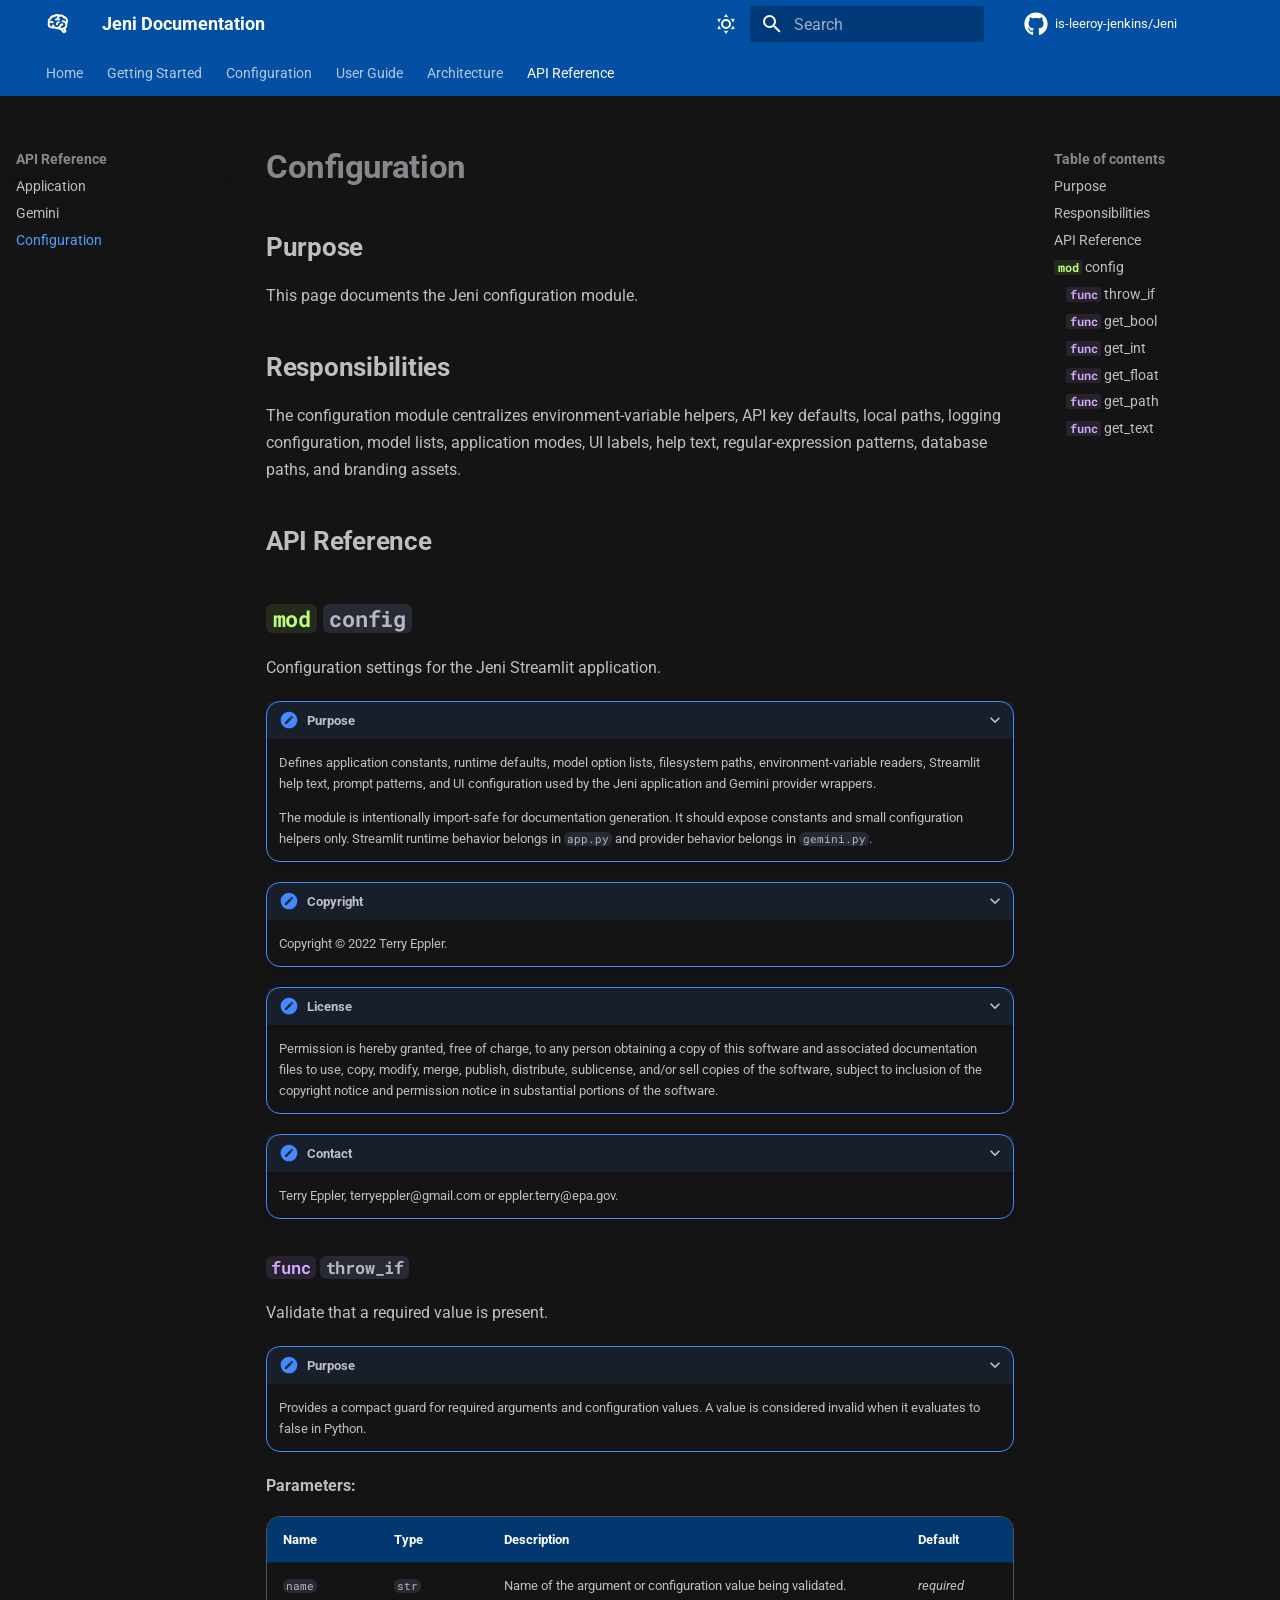
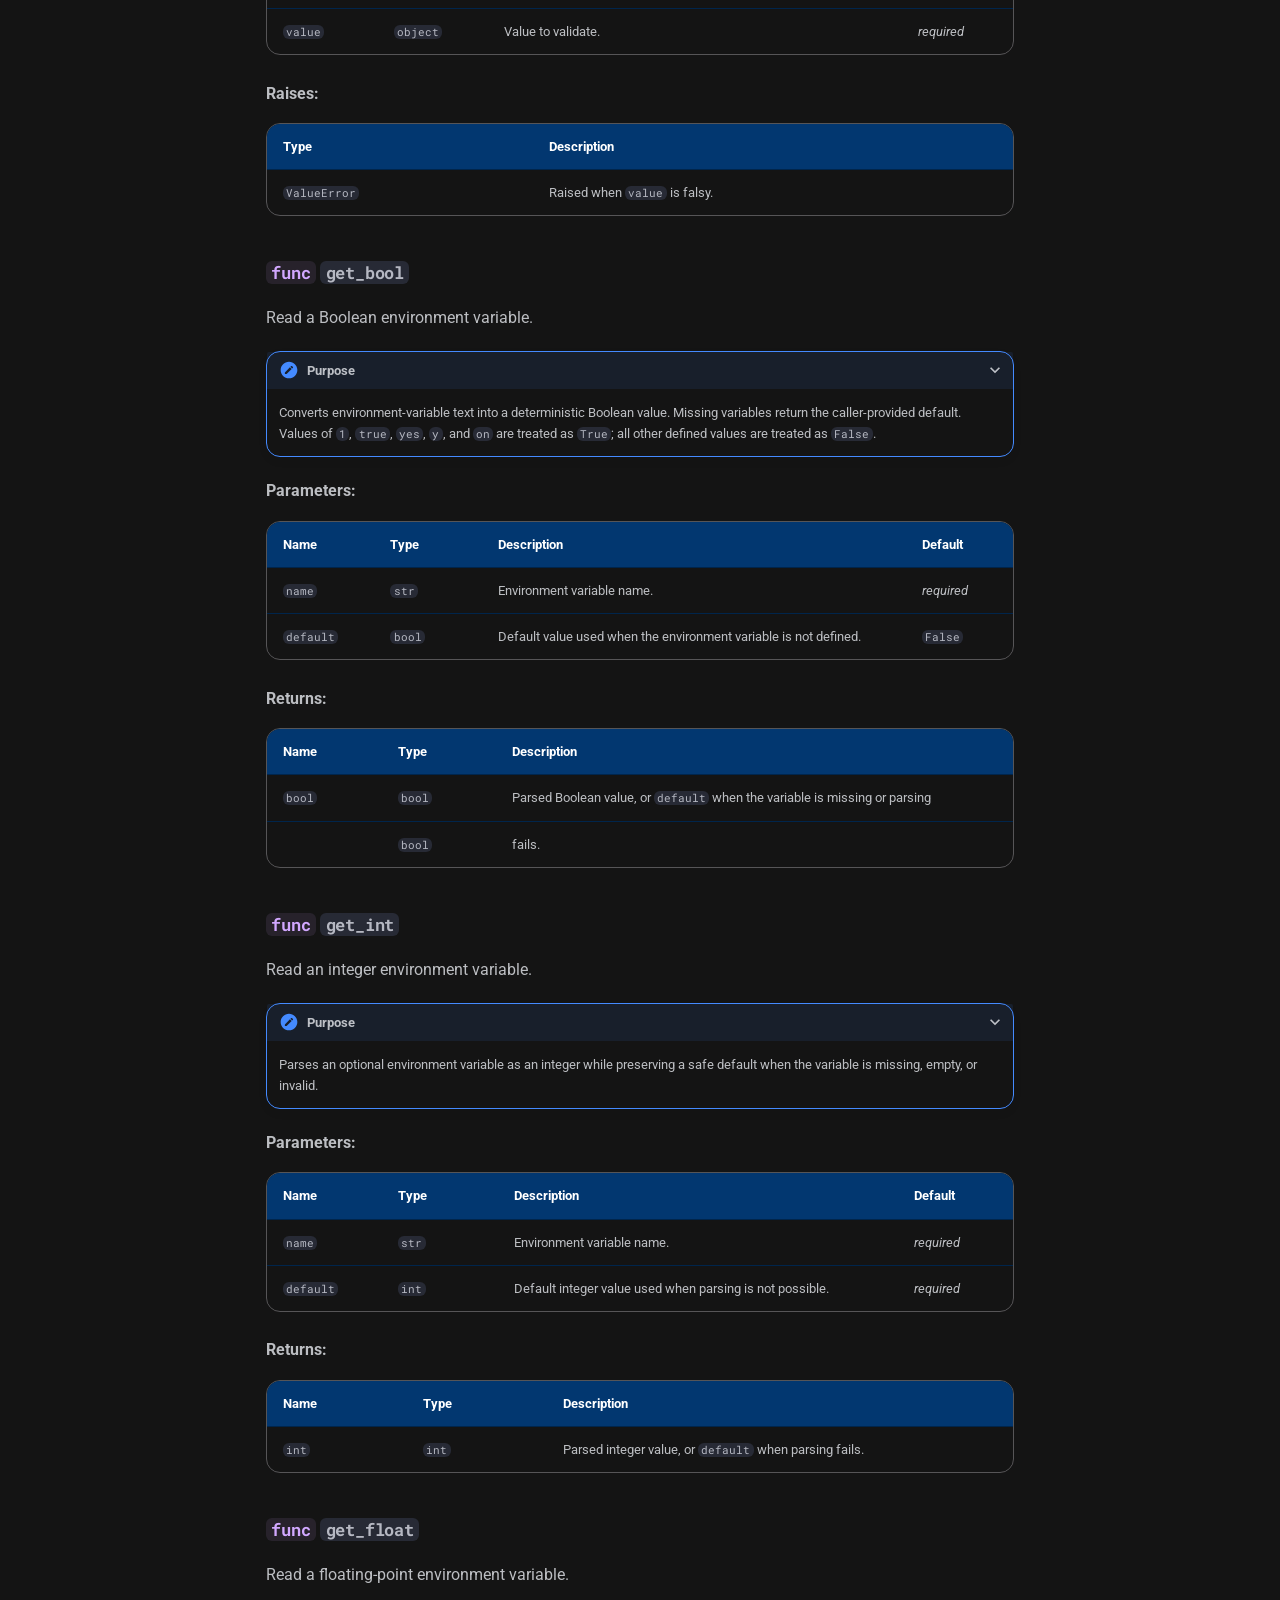
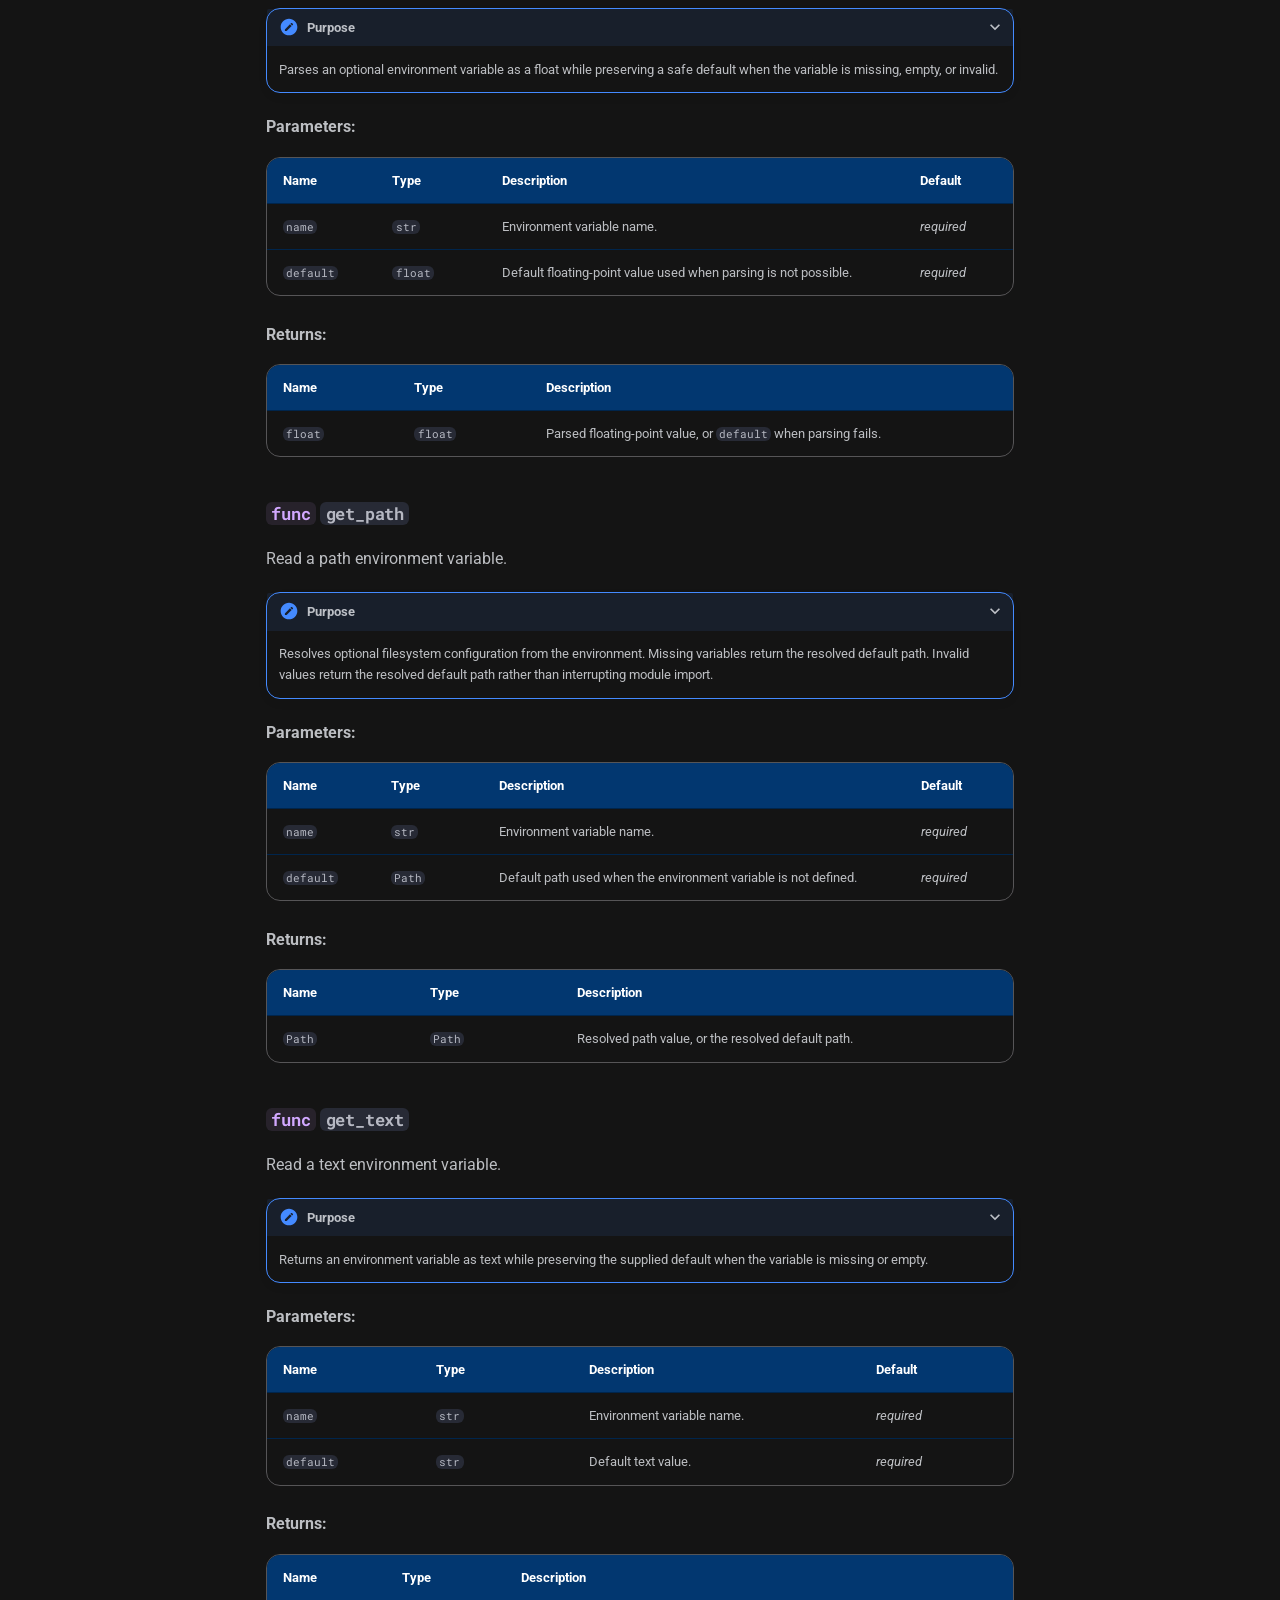
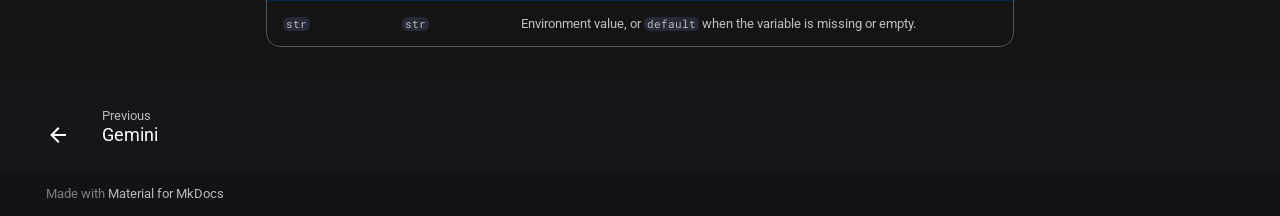
<file: api/config/index.html>
<!doctype html>
<html lang="en" class="no-js">
  <head>
    
      <meta charset="utf-8">
      <meta name="viewport" content="width=device-width,initial-scale=1">
      
        <meta name="description" content="Official documentation for Jeni, a Gemini-powered multimodal AI assistant for analysis, document review, retrieval, prompt management, and data workflows.">
      
      
        <meta name="author" content="Terry D. Eppler">
      
      
        <link rel="canonical" href="https://is-leeroy-jenkins.github.io/Jeni/api/config/">
      
      
        <link rel="prev" href="../gemini/">
      
      
      
        
      
      
      <link rel="icon" href="../../assets/images/favicon.png">
      <meta name="generator" content="mkdocs-1.6.1, mkdocs-material-9.7.7">
    
    
      
        <title>Configuration - Jeni Documentation</title>
      
    
    
      <link rel="stylesheet" href="../../assets/stylesheets/main.ec1eaa64.min.css">
      
        
        <link rel="stylesheet" href="../../assets/stylesheets/palette.ab4e12ef.min.css">
      
      


    
    
      
    
    
      
        
        
        <link rel="preconnect" href="https://fonts.gstatic.com" crossorigin>
        <link rel="stylesheet" href="https://fonts.googleapis.com/css?family=Roboto:300,300i,400,400i,700,700i%7CRoboto+Mono:400,400i,700,700i&display=fallback">
        <style>:root{--md-text-font:"Roboto";--md-code-font:"Roboto Mono"}</style>
      
    
    
      <link rel="stylesheet" href="../../assets/_mkdocstrings.css">
    
      <link rel="stylesheet" href="../../stylesheets/extra.css">
    
    <script>__md_scope=new URL("../..",location),__md_hash=e=>[...e].reduce(((e,_)=>(e<<5)-e+_.charCodeAt(0)),0),__md_get=(e,_=localStorage,t=__md_scope)=>JSON.parse(_.getItem(t.pathname+"."+e)),__md_set=(e,_,t=localStorage,a=__md_scope)=>{try{t.setItem(a.pathname+"."+e,JSON.stringify(_))}catch(e){}}</script>
    
      

    
    
  </head>
  
  
    
    
      
    
    
    
    
    <body dir="ltr" data-md-color-scheme="slate" data-md-color-primary="blue" data-md-color-accent="light-blue">
  
    
    <input class="md-toggle" data-md-toggle="drawer" type="checkbox" id="__drawer" autocomplete="off">
    <input class="md-toggle" data-md-toggle="search" type="checkbox" id="__search" autocomplete="off">
    <label class="md-overlay" for="__drawer"></label>
    <div data-md-component="skip">
      
        
        <a href="#configuration" class="md-skip">
          Skip to content
        </a>
      
    </div>
    <div data-md-component="announce">
      
    </div>
    
    
      

<header class="md-header" data-md-component="header">
  <nav class="md-header__inner md-grid" aria-label="Header">
    <a href="../.." title="Jeni Documentation" class="md-header__button md-logo" aria-label="Jeni Documentation" data-md-component="logo">
      
  
  <svg xmlns="http://www.w3.org/2000/svg" viewBox="0 0 24 24"><path d="M21.33 12.91c.09 1.55-.62 3.04-1.89 3.95l.77 1.49c.23.45.26.98.06 1.45-.19.47-.58.84-1.06 1l-.79.25a1.687 1.687 0 0 1-1.86-.55L14.44 18c-.89-.15-1.73-.53-2.44-1.1-.5.15-1 .23-1.5.23-.88 0-1.76-.27-2.5-.79-.53.16-1.07.23-1.62.22-.79.01-1.57-.15-2.3-.45a4.1 4.1 0 0 1-2.43-3.61c-.08-.72.04-1.45.35-2.11-.29-.75-.32-1.57-.07-2.33C2.3 7.11 3 6.32 3.87 5.82c.58-1.69 2.21-2.82 4-2.7 1.6-1.5 4.05-1.66 5.83-.37.42-.11.86-.17 1.3-.17 1.36-.03 2.65.57 3.5 1.64 2.04.53 3.5 2.35 3.58 4.47.05 1.11-.25 2.2-.86 3.13.07.36.11.72.11 1.09m-5-1.41c.57.07 1.02.5 1.02 1.07a1 1 0 0 1-1 1h-.63c-.32.9-.88 1.69-1.62 2.29.25.09.51.14.77.21 5.13-.07 4.53-3.2 4.53-3.25a2.59 2.59 0 0 0-2.69-2.49 1 1 0 0 1-1-1 1 1 0 0 1 1-1c1.23.03 2.41.49 3.33 1.3.05-.29.08-.59.08-.89-.06-1.24-.62-2.32-2.87-2.53-1.25-2.96-4.4-1.32-4.4-.4-.03.23.21.72.25.75a1 1 0 0 1 1 1c0 .55-.45 1-1 1-.53-.02-1.03-.22-1.43-.56-.48.31-1.03.5-1.6.56-.57.05-1.04-.35-1.07-.9a.97.97 0 0 1 .88-1.1c.16-.02.94-.14.94-.77 0-.66.25-1.29.68-1.79-.92-.25-1.91.08-2.91 1.29C6.75 5 6 5.25 5.45 7.2 4.5 7.67 4 8 3.78 9c1.08-.22 2.19-.13 3.22.25.5.19.78.75.59 1.29-.19.52-.77.78-1.29.59-.73-.32-1.55-.34-2.3-.06-.32.27-.32.83-.32 1.27 0 .74.37 1.43 1 1.83.53.27 1.12.41 1.71.4q-.225-.39-.39-.81a1.038 1.038 0 0 1 1.96-.68c.4 1.14 1.42 1.92 2.62 2.05 1.37-.07 2.59-.88 3.19-2.13.23-1.38 1.34-1.5 2.56-1.5m2 7.47-.62-1.3-.71.16 1 1.25zm-4.65-8.61a1 1 0 0 0-.91-1.03c-.71-.04-1.4.2-1.93.67-.57.58-.87 1.38-.84 2.19a1 1 0 0 0 1 1c.57 0 1-.45 1-1 0-.27.07-.54.23-.76.12-.1.27-.15.43-.15.55.03 1.02-.38 1.02-.92"/></svg>

    </a>
    <label class="md-header__button md-icon" for="__drawer">
      
      <svg xmlns="http://www.w3.org/2000/svg" viewBox="0 0 24 24"><path d="M3 6h18v2H3zm0 5h18v2H3zm0 5h18v2H3z"/></svg>
    </label>
    <div class="md-header__title" data-md-component="header-title">
      <div class="md-header__ellipsis">
        <div class="md-header__topic">
          <span class="md-ellipsis">
            Jeni Documentation
          </span>
        </div>
        <div class="md-header__topic" data-md-component="header-topic">
          <span class="md-ellipsis">
            
              Configuration
            
          </span>
        </div>
      </div>
    </div>
    
      
        <form class="md-header__option" data-md-component="palette">
  
    
    
    
    <input class="md-option" data-md-color-media="" data-md-color-scheme="slate" data-md-color-primary="blue" data-md-color-accent="light-blue"  aria-label="Switch to light mode"  type="radio" name="__palette" id="__palette_0">
    
      <label class="md-header__button md-icon" title="Switch to light mode" for="__palette_1" hidden>
        <svg xmlns="http://www.w3.org/2000/svg" viewBox="0 0 24 24"><path d="M12 7a5 5 0 0 1 5 5 5 5 0 0 1-5 5 5 5 0 0 1-5-5 5 5 0 0 1 5-5m0 2a3 3 0 0 0-3 3 3 3 0 0 0 3 3 3 3 0 0 0 3-3 3 3 0 0 0-3-3m0-7 2.39 3.42C13.65 5.15 12.84 5 12 5s-1.65.15-2.39.42zM3.34 7l4.16-.35A7.2 7.2 0 0 0 5.94 8.5c-.44.74-.69 1.5-.83 2.29zm.02 10 1.76-3.77a7.131 7.131 0 0 0 2.38 4.14zM20.65 7l-1.77 3.79a7.02 7.02 0 0 0-2.38-4.15zm-.01 10-4.14.36c.59-.51 1.12-1.14 1.54-1.86.42-.73.69-1.5.83-2.29zM12 22l-2.41-3.44c.74.27 1.55.44 2.41.44.82 0 1.63-.17 2.37-.44z"/></svg>
      </label>
    
  
    
    
    
    <input class="md-option" data-md-color-media="" data-md-color-scheme="default" data-md-color-primary="blue" data-md-color-accent="light-blue"  aria-label="Switch to dark mode"  type="radio" name="__palette" id="__palette_1">
    
      <label class="md-header__button md-icon" title="Switch to dark mode" for="__palette_0" hidden>
        <svg xmlns="http://www.w3.org/2000/svg" viewBox="0 0 24 24"><path d="m17.75 4.09-2.53 1.94.91 3.06-2.63-1.81-2.63 1.81.91-3.06-2.53-1.94L12.44 4l1.06-3 1.06 3zm3.5 6.91-1.64 1.25.59 1.98-1.7-1.17-1.7 1.17.59-1.98L15.75 11l2.06-.05L18.5 9l.69 1.95zm-2.28 4.95c.83-.08 1.72 1.1 1.19 1.85-.32.45-.66.87-1.08 1.27C15.17 23 8.84 23 4.94 19.07c-3.91-3.9-3.91-10.24 0-14.14.4-.4.82-.76 1.27-1.08.75-.53 1.93.36 1.85 1.19-.27 2.86.69 5.83 2.89 8.02a9.96 9.96 0 0 0 8.02 2.89m-1.64 2.02a12.08 12.08 0 0 1-7.8-3.47c-2.17-2.19-3.33-5-3.49-7.82-2.81 3.14-2.7 7.96.31 10.98 3.02 3.01 7.84 3.12 10.98.31"/></svg>
      </label>
    
  
</form>
      
    
    
      <script>var palette=__md_get("__palette");if(palette&&palette.color){if("(prefers-color-scheme)"===palette.color.media){var media=matchMedia("(prefers-color-scheme: light)"),input=document.querySelector(media.matches?"[data-md-color-media='(prefers-color-scheme: light)']":"[data-md-color-media='(prefers-color-scheme: dark)']");palette.color.media=input.getAttribute("data-md-color-media"),palette.color.scheme=input.getAttribute("data-md-color-scheme"),palette.color.primary=input.getAttribute("data-md-color-primary"),palette.color.accent=input.getAttribute("data-md-color-accent")}for(var[key,value]of Object.entries(palette.color))document.body.setAttribute("data-md-color-"+key,value)}</script>
    
    
    
      
      
        <label class="md-header__button md-icon" for="__search">
          
          <svg xmlns="http://www.w3.org/2000/svg" viewBox="0 0 24 24"><path d="M9.5 3A6.5 6.5 0 0 1 16 9.5c0 1.61-.59 3.09-1.56 4.23l.27.27h.79l5 5-1.5 1.5-5-5v-.79l-.27-.27A6.52 6.52 0 0 1 9.5 16 6.5 6.5 0 0 1 3 9.5 6.5 6.5 0 0 1 9.5 3m0 2C7 5 5 7 5 9.5S7 14 9.5 14 14 12 14 9.5 12 5 9.5 5"/></svg>
        </label>
        <div class="md-search" data-md-component="search" role="dialog">
  <label class="md-search__overlay" for="__search"></label>
  <div class="md-search__inner" role="search">
    <form class="md-search__form" name="search">
      <input type="text" class="md-search__input" name="query" aria-label="Search" placeholder="Search" autocapitalize="off" autocorrect="off" autocomplete="off" spellcheck="false" data-md-component="search-query" required>
      <label class="md-search__icon md-icon" for="__search">
        
        <svg xmlns="http://www.w3.org/2000/svg" viewBox="0 0 24 24"><path d="M9.5 3A6.5 6.5 0 0 1 16 9.5c0 1.61-.59 3.09-1.56 4.23l.27.27h.79l5 5-1.5 1.5-5-5v-.79l-.27-.27A6.52 6.52 0 0 1 9.5 16 6.5 6.5 0 0 1 3 9.5 6.5 6.5 0 0 1 9.5 3m0 2C7 5 5 7 5 9.5S7 14 9.5 14 14 12 14 9.5 12 5 9.5 5"/></svg>
        
        <svg xmlns="http://www.w3.org/2000/svg" viewBox="0 0 24 24"><path d="M20 11v2H8l5.5 5.5-1.42 1.42L4.16 12l7.92-7.92L13.5 5.5 8 11z"/></svg>
      </label>
      <nav class="md-search__options" aria-label="Search">
        
          <a href="javascript:void(0)" class="md-search__icon md-icon" title="Share" aria-label="Share" data-clipboard data-clipboard-text="" data-md-component="search-share" tabindex="-1">
            
            <svg xmlns="http://www.w3.org/2000/svg" viewBox="0 0 24 24"><path d="M18 16.08c-.76 0-1.44.3-1.96.77L8.91 12.7c.05-.23.09-.46.09-.7s-.04-.47-.09-.7l7.05-4.11c.54.5 1.25.81 2.04.81a3 3 0 0 0 3-3 3 3 0 0 0-3-3 3 3 0 0 0-3 3c0 .24.04.47.09.7L8.04 9.81C7.5 9.31 6.79 9 6 9a3 3 0 0 0-3 3 3 3 0 0 0 3 3c.79 0 1.5-.31 2.04-.81l7.12 4.15c-.05.21-.08.43-.08.66 0 1.61 1.31 2.91 2.92 2.91s2.92-1.3 2.92-2.91A2.92 2.92 0 0 0 18 16.08"/></svg>
          </a>
        
        <button type="reset" class="md-search__icon md-icon" title="Clear" aria-label="Clear" tabindex="-1">
          
          <svg xmlns="http://www.w3.org/2000/svg" viewBox="0 0 24 24"><path d="M19 6.41 17.59 5 12 10.59 6.41 5 5 6.41 10.59 12 5 17.59 6.41 19 12 13.41 17.59 19 19 17.59 13.41 12z"/></svg>
        </button>
      </nav>
      
        <div class="md-search__suggest" data-md-component="search-suggest"></div>
      
    </form>
    <div class="md-search__output">
      <div class="md-search__scrollwrap" tabindex="0" data-md-scrollfix>
        <div class="md-search-result" data-md-component="search-result">
          <div class="md-search-result__meta">
            Initializing search
          </div>
          <ol class="md-search-result__list" role="presentation"></ol>
        </div>
      </div>
    </div>
  </div>
</div>
      
    
    
      <div class="md-header__source">
        <a href="https://github.com/is-leeroy-jenkins/Jeni" title="Go to repository" class="md-source" data-md-component="source">
  <div class="md-source__icon md-icon">
    
    <svg xmlns="http://www.w3.org/2000/svg" viewBox="0 0 512 512"><!--! Font Awesome Free 7.1.0 by @fontawesome - https://fontawesome.com License - https://fontawesome.com/license/free (Icons: CC BY 4.0, Fonts: SIL OFL 1.1, Code: MIT License) Copyright 2025 Fonticons, Inc.--><path d="M173.9 397.4c0 2-2.3 3.6-5.2 3.6-3.3.3-5.6-1.3-5.6-3.6 0-2 2.3-3.6 5.2-3.6 3-.3 5.6 1.3 5.6 3.6m-31.1-4.5c-.7 2 1.3 4.3 4.3 4.9 2.6 1 5.6 0 6.2-2s-1.3-4.3-4.3-5.2c-2.6-.7-5.5.3-6.2 2.3m44.2-1.7c-2.9.7-4.9 2.6-4.6 4.9.3 2 2.9 3.3 5.9 2.6 2.9-.7 4.9-2.6 4.6-4.6-.3-1.9-3-3.2-5.9-2.9M252.8 8C114.1 8 8 113.3 8 252c0 110.9 69.8 205.8 169.5 239.2 12.8 2.3 17.3-5.6 17.3-12.1 0-6.2-.3-40.4-.3-61.4 0 0-70 15-84.7-29.8 0 0-11.4-29.1-27.8-36.6 0 0-22.9-15.7 1.6-15.4 0 0 24.9 2 38.6 25.8 21.9 38.6 58.6 27.5 72.9 20.9 2.3-16 8.8-27.1 16-33.7-55.9-6.2-112.3-14.3-112.3-110.5 0-27.5 7.6-41.3 23.6-58.9-2.6-6.5-11.1-33.3 2.6-67.9 20.9-6.5 69 27 69 27 20-5.6 41.5-8.5 62.8-8.5s42.8 2.9 62.8 8.5c0 0 48.1-33.6 69-27 13.7 34.7 5.2 61.4 2.6 67.9 16 17.7 25.8 31.5 25.8 58.9 0 96.5-58.9 104.2-114.8 110.5 9.2 7.9 17 22.9 17 46.4 0 33.7-.3 75.4-.3 83.6 0 6.5 4.6 14.4 17.3 12.1C436.2 457.8 504 362.9 504 252 504 113.3 391.5 8 252.8 8M105.2 352.9c-1.3 1-1 3.3.7 5.2 1.6 1.6 3.9 2.3 5.2 1 1.3-1 1-3.3-.7-5.2-1.6-1.6-3.9-2.3-5.2-1m-10.8-8.1c-.7 1.3.3 2.9 2.3 3.9 1.6 1 3.6.7 4.3-.7.7-1.3-.3-2.9-2.3-3.9-2-.6-3.6-.3-4.3.7m32.4 35.6c-1.6 1.3-1 4.3 1.3 6.2 2.3 2.3 5.2 2.6 6.5 1 1.3-1.3.7-4.3-1.3-6.2-2.2-2.3-5.2-2.6-6.5-1m-11.4-14.7c-1.6 1-1.6 3.6 0 5.9s4.3 3.3 5.6 2.3c1.6-1.3 1.6-3.9 0-6.2-1.4-2.3-4-3.3-5.6-2"/></svg>
  </div>
  <div class="md-source__repository">
    is-leeroy-jenkins/Jeni
  </div>
</a>
      </div>
    
  </nav>
  
</header>
    
    <div class="md-container" data-md-component="container">
      
      
        
          
            
<nav class="md-tabs" aria-label="Tabs" data-md-component="tabs">
  <div class="md-grid">
    <ul class="md-tabs__list">
      
        
  
  
  
  
    <li class="md-tabs__item">
      <a href="../.." class="md-tabs__link">
        
  
  
    
  
  Home

      </a>
    </li>
  

      
        
  
  
  
  
    <li class="md-tabs__item">
      <a href="../../getting-started/" class="md-tabs__link">
        
  
  
    
  
  Getting Started

      </a>
    </li>
  

      
        
  
  
  
  
    <li class="md-tabs__item">
      <a href="../../configuration/" class="md-tabs__link">
        
  
  
    
  
  Configuration

      </a>
    </li>
  

      
        
  
  
  
  
    <li class="md-tabs__item">
      <a href="../../user-guide/" class="md-tabs__link">
        
  
  
    
  
  User Guide

      </a>
    </li>
  

      
        
  
  
  
  
    <li class="md-tabs__item">
      <a href="../../architecture/" class="md-tabs__link">
        
  
  
    
  
  Architecture

      </a>
    </li>
  

      
        
  
  
  
    
  
  
    
    
      <li class="md-tabs__item md-tabs__item--active">
        <a href="../app/" class="md-tabs__link">
          
  
  
    
  
  API Reference

        </a>
      </li>
    
  

      
    </ul>
  </div>
</nav>
          
        
      
      <main class="md-main" data-md-component="main">
        <div class="md-main__inner md-grid">
          
            
              
              <div class="md-sidebar md-sidebar--primary" data-md-component="sidebar" data-md-type="navigation" >
                <div class="md-sidebar__scrollwrap">
                  <div class="md-sidebar__inner">
                    


  


<nav class="md-nav md-nav--primary md-nav--lifted" aria-label="Navigation" data-md-level="0">
  <label class="md-nav__title" for="__drawer">
    <a href="../.." title="Jeni Documentation" class="md-nav__button md-logo" aria-label="Jeni Documentation" data-md-component="logo">
      
  
  <svg xmlns="http://www.w3.org/2000/svg" viewBox="0 0 24 24"><path d="M21.33 12.91c.09 1.55-.62 3.04-1.89 3.95l.77 1.49c.23.45.26.98.06 1.45-.19.47-.58.84-1.06 1l-.79.25a1.687 1.687 0 0 1-1.86-.55L14.44 18c-.89-.15-1.73-.53-2.44-1.1-.5.15-1 .23-1.5.23-.88 0-1.76-.27-2.5-.79-.53.16-1.07.23-1.62.22-.79.01-1.57-.15-2.3-.45a4.1 4.1 0 0 1-2.43-3.61c-.08-.72.04-1.45.35-2.11-.29-.75-.32-1.57-.07-2.33C2.3 7.11 3 6.32 3.87 5.82c.58-1.69 2.21-2.82 4-2.7 1.6-1.5 4.05-1.66 5.83-.37.42-.11.86-.17 1.3-.17 1.36-.03 2.65.57 3.5 1.64 2.04.53 3.5 2.35 3.58 4.47.05 1.11-.25 2.2-.86 3.13.07.36.11.72.11 1.09m-5-1.41c.57.07 1.02.5 1.02 1.07a1 1 0 0 1-1 1h-.63c-.32.9-.88 1.69-1.62 2.29.25.09.51.14.77.21 5.13-.07 4.53-3.2 4.53-3.25a2.59 2.59 0 0 0-2.69-2.49 1 1 0 0 1-1-1 1 1 0 0 1 1-1c1.23.03 2.41.49 3.33 1.3.05-.29.08-.59.08-.89-.06-1.24-.62-2.32-2.87-2.53-1.25-2.96-4.4-1.32-4.4-.4-.03.23.21.72.25.75a1 1 0 0 1 1 1c0 .55-.45 1-1 1-.53-.02-1.03-.22-1.43-.56-.48.31-1.03.5-1.6.56-.57.05-1.04-.35-1.07-.9a.97.97 0 0 1 .88-1.1c.16-.02.94-.14.94-.77 0-.66.25-1.29.68-1.79-.92-.25-1.91.08-2.91 1.29C6.75 5 6 5.25 5.45 7.2 4.5 7.67 4 8 3.78 9c1.08-.22 2.19-.13 3.22.25.5.19.78.75.59 1.29-.19.52-.77.78-1.29.59-.73-.32-1.55-.34-2.3-.06-.32.27-.32.83-.32 1.27 0 .74.37 1.43 1 1.83.53.27 1.12.41 1.71.4q-.225-.39-.39-.81a1.038 1.038 0 0 1 1.96-.68c.4 1.14 1.42 1.92 2.62 2.05 1.37-.07 2.59-.88 3.19-2.13.23-1.38 1.34-1.5 2.56-1.5m2 7.47-.62-1.3-.71.16 1 1.25zm-4.65-8.61a1 1 0 0 0-.91-1.03c-.71-.04-1.4.2-1.93.67-.57.58-.87 1.38-.84 2.19a1 1 0 0 0 1 1c.57 0 1-.45 1-1 0-.27.07-.54.23-.76.12-.1.27-.15.43-.15.55.03 1.02-.38 1.02-.92"/></svg>

    </a>
    Jeni Documentation
  </label>
  
    <div class="md-nav__source">
      <a href="https://github.com/is-leeroy-jenkins/Jeni" title="Go to repository" class="md-source" data-md-component="source">
  <div class="md-source__icon md-icon">
    
    <svg xmlns="http://www.w3.org/2000/svg" viewBox="0 0 512 512"><!--! Font Awesome Free 7.1.0 by @fontawesome - https://fontawesome.com License - https://fontawesome.com/license/free (Icons: CC BY 4.0, Fonts: SIL OFL 1.1, Code: MIT License) Copyright 2025 Fonticons, Inc.--><path d="M173.9 397.4c0 2-2.3 3.6-5.2 3.6-3.3.3-5.6-1.3-5.6-3.6 0-2 2.3-3.6 5.2-3.6 3-.3 5.6 1.3 5.6 3.6m-31.1-4.5c-.7 2 1.3 4.3 4.3 4.9 2.6 1 5.6 0 6.2-2s-1.3-4.3-4.3-5.2c-2.6-.7-5.5.3-6.2 2.3m44.2-1.7c-2.9.7-4.9 2.6-4.6 4.9.3 2 2.9 3.3 5.9 2.6 2.9-.7 4.9-2.6 4.6-4.6-.3-1.9-3-3.2-5.9-2.9M252.8 8C114.1 8 8 113.3 8 252c0 110.9 69.8 205.8 169.5 239.2 12.8 2.3 17.3-5.6 17.3-12.1 0-6.2-.3-40.4-.3-61.4 0 0-70 15-84.7-29.8 0 0-11.4-29.1-27.8-36.6 0 0-22.9-15.7 1.6-15.4 0 0 24.9 2 38.6 25.8 21.9 38.6 58.6 27.5 72.9 20.9 2.3-16 8.8-27.1 16-33.7-55.9-6.2-112.3-14.3-112.3-110.5 0-27.5 7.6-41.3 23.6-58.9-2.6-6.5-11.1-33.3 2.6-67.9 20.9-6.5 69 27 69 27 20-5.6 41.5-8.5 62.8-8.5s42.8 2.9 62.8 8.5c0 0 48.1-33.6 69-27 13.7 34.7 5.2 61.4 2.6 67.9 16 17.7 25.8 31.5 25.8 58.9 0 96.5-58.9 104.2-114.8 110.5 9.2 7.9 17 22.9 17 46.4 0 33.7-.3 75.4-.3 83.6 0 6.5 4.6 14.4 17.3 12.1C436.2 457.8 504 362.9 504 252 504 113.3 391.5 8 252.8 8M105.2 352.9c-1.3 1-1 3.3.7 5.2 1.6 1.6 3.9 2.3 5.2 1 1.3-1 1-3.3-.7-5.2-1.6-1.6-3.9-2.3-5.2-1m-10.8-8.1c-.7 1.3.3 2.9 2.3 3.9 1.6 1 3.6.7 4.3-.7.7-1.3-.3-2.9-2.3-3.9-2-.6-3.6-.3-4.3.7m32.4 35.6c-1.6 1.3-1 4.3 1.3 6.2 2.3 2.3 5.2 2.6 6.5 1 1.3-1.3.7-4.3-1.3-6.2-2.2-2.3-5.2-2.6-6.5-1m-11.4-14.7c-1.6 1-1.6 3.6 0 5.9s4.3 3.3 5.6 2.3c1.6-1.3 1.6-3.9 0-6.2-1.4-2.3-4-3.3-5.6-2"/></svg>
  </div>
  <div class="md-source__repository">
    is-leeroy-jenkins/Jeni
  </div>
</a>
    </div>
  
  <ul class="md-nav__list" data-md-scrollfix>
    
      
      
  
  
  
  
    <li class="md-nav__item">
      <a href="../.." class="md-nav__link">
        
  
  
  <span class="md-ellipsis">
    
  
    Home
  

    
  </span>
  
  

      </a>
    </li>
  

    
      
      
  
  
  
  
    <li class="md-nav__item">
      <a href="../../getting-started/" class="md-nav__link">
        
  
  
  <span class="md-ellipsis">
    
  
    Getting Started
  

    
  </span>
  
  

      </a>
    </li>
  

    
      
      
  
  
  
  
    <li class="md-nav__item">
      <a href="../../configuration/" class="md-nav__link">
        
  
  
  <span class="md-ellipsis">
    
  
    Configuration
  

    
  </span>
  
  

      </a>
    </li>
  

    
      
      
  
  
  
  
    <li class="md-nav__item">
      <a href="../../user-guide/" class="md-nav__link">
        
  
  
  <span class="md-ellipsis">
    
  
    User Guide
  

    
  </span>
  
  

      </a>
    </li>
  

    
      
      
  
  
  
  
    <li class="md-nav__item">
      <a href="../../architecture/" class="md-nav__link">
        
  
  
  <span class="md-ellipsis">
    
  
    Architecture
  

    
  </span>
  
  

      </a>
    </li>
  

    
      
      
  
  
    
  
  
  
    
    
      
        
      
        
      
        
      
    
    
    
      
        
        
      
      
        
      
    
    
    <li class="md-nav__item md-nav__item--active md-nav__item--section md-nav__item--nested">
      
        
        
        <input class="md-nav__toggle md-toggle " type="checkbox" id="__nav_6" checked>
        
          
          <label class="md-nav__link" for="__nav_6" id="__nav_6_label" tabindex="">
            
  
  
  <span class="md-ellipsis">
    
  
    API Reference
  

    
  </span>
  
  

            <span class="md-nav__icon md-icon"></span>
          </label>
        
        <nav class="md-nav" data-md-level="1" aria-labelledby="__nav_6_label" aria-expanded="true">
          <label class="md-nav__title" for="__nav_6">
            <span class="md-nav__icon md-icon"></span>
            
  
    API Reference
  

          </label>
          <ul class="md-nav__list" data-md-scrollfix>
            
              
                
  
  
  
  
    <li class="md-nav__item">
      <a href="../app/" class="md-nav__link">
        
  
  
  <span class="md-ellipsis">
    
  
    Application
  

    
  </span>
  
  

      </a>
    </li>
  

              
            
              
                
  
  
  
  
    <li class="md-nav__item">
      <a href="../gemini/" class="md-nav__link">
        
  
  
  <span class="md-ellipsis">
    
  
    Gemini
  

    
  </span>
  
  

      </a>
    </li>
  

              
            
              
                
  
  
    
  
  
  
    <li class="md-nav__item md-nav__item--active">
      
      <input class="md-nav__toggle md-toggle" type="checkbox" id="__toc">
      
      
        
      
      
        <label class="md-nav__link md-nav__link--active" for="__toc">
          
  
  
  <span class="md-ellipsis">
    
  
    Configuration
  

    
  </span>
  
  

          <span class="md-nav__icon md-icon"></span>
        </label>
      
      <a href="./" class="md-nav__link md-nav__link--active">
        
  
  
  <span class="md-ellipsis">
    
  
    Configuration
  

    
  </span>
  
  

      </a>
      
        

<nav class="md-nav md-nav--secondary" aria-label="Table of contents">
  
  
  
    
  
  
    <label class="md-nav__title" for="__toc">
      <span class="md-nav__icon md-icon"></span>
      Table of contents
    </label>
    <ul class="md-nav__list" data-md-component="toc" data-md-scrollfix>
      
        <li class="md-nav__item">
  <a href="#purpose" class="md-nav__link">
    <span class="md-ellipsis">
      
        Purpose
      
    </span>
  </a>
  
</li>
      
        <li class="md-nav__item">
  <a href="#responsibilities" class="md-nav__link">
    <span class="md-ellipsis">
      
        Responsibilities
      
    </span>
  </a>
  
</li>
      
        <li class="md-nav__item">
  <a href="#api-reference" class="md-nav__link">
    <span class="md-ellipsis">
      
        API Reference
      
    </span>
  </a>
  
</li>
      
        <li class="md-nav__item">
  <a href="#config" class="md-nav__link">
    <span class="md-ellipsis">
      
        <code class="doc-symbol doc-symbol-toc doc-symbol-module"></code>&nbsp;config
      
    </span>
  </a>
  
    <nav class="md-nav" aria-label=" config">
      <ul class="md-nav__list">
        
          <li class="md-nav__item">
  <a href="#config.throw_if" class="md-nav__link">
    <span class="md-ellipsis">
      
        <code class="doc-symbol doc-symbol-toc doc-symbol-function"></code>&nbsp;throw_if
      
    </span>
  </a>
  
</li>
        
          <li class="md-nav__item">
  <a href="#config.get_bool" class="md-nav__link">
    <span class="md-ellipsis">
      
        <code class="doc-symbol doc-symbol-toc doc-symbol-function"></code>&nbsp;get_bool
      
    </span>
  </a>
  
</li>
        
          <li class="md-nav__item">
  <a href="#config.get_int" class="md-nav__link">
    <span class="md-ellipsis">
      
        <code class="doc-symbol doc-symbol-toc doc-symbol-function"></code>&nbsp;get_int
      
    </span>
  </a>
  
</li>
        
          <li class="md-nav__item">
  <a href="#config.get_float" class="md-nav__link">
    <span class="md-ellipsis">
      
        <code class="doc-symbol doc-symbol-toc doc-symbol-function"></code>&nbsp;get_float
      
    </span>
  </a>
  
</li>
        
          <li class="md-nav__item">
  <a href="#config.get_path" class="md-nav__link">
    <span class="md-ellipsis">
      
        <code class="doc-symbol doc-symbol-toc doc-symbol-function"></code>&nbsp;get_path
      
    </span>
  </a>
  
</li>
        
          <li class="md-nav__item">
  <a href="#config.get_text" class="md-nav__link">
    <span class="md-ellipsis">
      
        <code class="doc-symbol doc-symbol-toc doc-symbol-function"></code>&nbsp;get_text
      
    </span>
  </a>
  
</li>
        
      </ul>
    </nav>
  
</li>
      
    </ul>
  
</nav>
      
    </li>
  

              
            
          </ul>
        </nav>
      
    </li>
  

    
  </ul>
</nav>
                  </div>
                </div>
              </div>
            
            
              
              <div class="md-sidebar md-sidebar--secondary" data-md-component="sidebar" data-md-type="toc" >
                <div class="md-sidebar__scrollwrap">
                  <div class="md-sidebar__inner">
                    

<nav class="md-nav md-nav--secondary" aria-label="Table of contents">
  
  
  
    
  
  
    <label class="md-nav__title" for="__toc">
      <span class="md-nav__icon md-icon"></span>
      Table of contents
    </label>
    <ul class="md-nav__list" data-md-component="toc" data-md-scrollfix>
      
        <li class="md-nav__item">
  <a href="#purpose" class="md-nav__link">
    <span class="md-ellipsis">
      
        Purpose
      
    </span>
  </a>
  
</li>
      
        <li class="md-nav__item">
  <a href="#responsibilities" class="md-nav__link">
    <span class="md-ellipsis">
      
        Responsibilities
      
    </span>
  </a>
  
</li>
      
        <li class="md-nav__item">
  <a href="#api-reference" class="md-nav__link">
    <span class="md-ellipsis">
      
        API Reference
      
    </span>
  </a>
  
</li>
      
        <li class="md-nav__item">
  <a href="#config" class="md-nav__link">
    <span class="md-ellipsis">
      
        <code class="doc-symbol doc-symbol-toc doc-symbol-module"></code>&nbsp;config
      
    </span>
  </a>
  
    <nav class="md-nav" aria-label=" config">
      <ul class="md-nav__list">
        
          <li class="md-nav__item">
  <a href="#config.throw_if" class="md-nav__link">
    <span class="md-ellipsis">
      
        <code class="doc-symbol doc-symbol-toc doc-symbol-function"></code>&nbsp;throw_if
      
    </span>
  </a>
  
</li>
        
          <li class="md-nav__item">
  <a href="#config.get_bool" class="md-nav__link">
    <span class="md-ellipsis">
      
        <code class="doc-symbol doc-symbol-toc doc-symbol-function"></code>&nbsp;get_bool
      
    </span>
  </a>
  
</li>
        
          <li class="md-nav__item">
  <a href="#config.get_int" class="md-nav__link">
    <span class="md-ellipsis">
      
        <code class="doc-symbol doc-symbol-toc doc-symbol-function"></code>&nbsp;get_int
      
    </span>
  </a>
  
</li>
        
          <li class="md-nav__item">
  <a href="#config.get_float" class="md-nav__link">
    <span class="md-ellipsis">
      
        <code class="doc-symbol doc-symbol-toc doc-symbol-function"></code>&nbsp;get_float
      
    </span>
  </a>
  
</li>
        
          <li class="md-nav__item">
  <a href="#config.get_path" class="md-nav__link">
    <span class="md-ellipsis">
      
        <code class="doc-symbol doc-symbol-toc doc-symbol-function"></code>&nbsp;get_path
      
    </span>
  </a>
  
</li>
        
          <li class="md-nav__item">
  <a href="#config.get_text" class="md-nav__link">
    <span class="md-ellipsis">
      
        <code class="doc-symbol doc-symbol-toc doc-symbol-function"></code>&nbsp;get_text
      
    </span>
  </a>
  
</li>
        
      </ul>
    </nav>
  
</li>
      
    </ul>
  
</nav>
                  </div>
                </div>
              </div>
            
          
          
            <div class="md-content" data-md-component="content">
              
              <article class="md-content__inner md-typeset">
                
                  


  
  


<h1 id="configuration">Configuration<a class="headerlink" href="#configuration" title="Permanent link">&para;</a></h1>
<h2 id="purpose">Purpose<a class="headerlink" href="#purpose" title="Permanent link">&para;</a></h2>
<p>This page documents the Jeni configuration module.</p>
<h2 id="responsibilities">Responsibilities<a class="headerlink" href="#responsibilities" title="Permanent link">&para;</a></h2>
<p>The configuration module centralizes environment-variable helpers, API key defaults, local paths, logging configuration, model lists, application modes, UI labels, help text, regular-expression patterns, database paths, and branding assets.</p>
<h2 id="api-reference">API Reference<a class="headerlink" href="#api-reference" title="Permanent link">&para;</a></h2>


<div class="doc doc-object doc-module">



<h2 id="config" class="doc doc-heading">
<code class="doc-symbol doc-symbol-heading doc-symbol-module"></code>            <code>config</code>


<a href="#config" class="headerlink" title="Permanent link">&para;</a></h2>

    <div class="doc doc-contents first">

        <p>Configuration settings for the Jeni Streamlit application.</p>


<details class="purpose" open>
  <summary>Purpose</summary>
  <p>Defines application constants, runtime defaults, model option lists, filesystem paths,
environment-variable readers, Streamlit help text, prompt patterns, and UI configuration
used by the Jeni application and Gemini provider wrappers.</p>
<p>The module is intentionally import-safe for documentation generation. It should expose
constants and small configuration helpers only. Streamlit runtime behavior belongs in
<code>app.py</code> and provider behavior belongs in <code>gemini.py</code>.</p>
</details>

<details class="copyright" open>
  <summary>Copyright</summary>
  <p>Copyright © 2022 Terry Eppler.</p>
</details>

<details class="license" open>
  <summary>License</summary>
  <p>Permission is hereby granted, free of charge, to any person obtaining a copy of this
software and associated documentation files to use, copy, modify, merge, publish,
distribute, sublicense, and/or sell copies of the software, subject to inclusion of
the copyright notice and permission notice in substantial portions of the software.</p>
</details>

<details class="contact" open>
  <summary>Contact</summary>
  <p>Terry Eppler, terryeppler@gmail.com or eppler.terry@epa.gov.</p>
</details>









<div class="doc doc-children">










<div class="doc doc-object doc-function">


<h3 id="config.throw_if" class="doc doc-heading">
<code class="doc-symbol doc-symbol-heading doc-symbol-function"></code>            <code class="highlight language-python"><span class="n">throw_if</span></code>

<a href="#config.throw_if" class="headerlink" title="Permanent link">&para;</a></h3>


    <div class="doc doc-contents ">

        <p>Validate that a required value is present.</p>


<details class="purpose" open>
  <summary>Purpose</summary>
  <p>Provides a compact guard for required arguments and configuration values. A value is
considered invalid when it evaluates to false in Python.</p>
</details>

<p><span class="doc-section-title">Parameters:</span></p>
    <table>
      <thead>
        <tr>
          <th>Name</th>
          <th>Type</th>
          <th>Description</th>
          <th>Default</th>
        </tr>
      </thead>
      <tbody>
          <tr class="doc-section-item">
            <td>
                <code>name</code>
            </td>
            <td>
                  <code><span title="str">str</span></code>
            </td>
            <td>
              <div class="doc-md-description">
                <p>Name of the argument or configuration value being validated.</p>
              </div>
            </td>
            <td>
                <em>required</em>
            </td>
          </tr>
          <tr class="doc-section-item">
            <td>
                <code>value</code>
            </td>
            <td>
                  <code><span title="object">object</span></code>
            </td>
            <td>
              <div class="doc-md-description">
                <p>Value to validate.</p>
              </div>
            </td>
            <td>
                <em>required</em>
            </td>
          </tr>
      </tbody>
    </table>


<p><span class="doc-section-title">Raises:</span></p>
    <table>
      <thead>
        <tr>
          <th>Type</th>
          <th>Description</th>
        </tr>
      </thead>
      <tbody>
          <tr class="doc-section-item">
            <td>
                  <code><span title="ValueError">ValueError</span></code>
            </td>
            <td>
              <div class="doc-md-description">
                <p>Raised when <code>value</code> is falsy.</p>
              </div>
            </td>
          </tr>
      </tbody>
    </table>


    </div>

</div>

<div class="doc doc-object doc-function">


<h3 id="config.get_bool" class="doc doc-heading">
<code class="doc-symbol doc-symbol-heading doc-symbol-function"></code>            <code class="highlight language-python"><span class="n">get_bool</span></code>

<a href="#config.get_bool" class="headerlink" title="Permanent link">&para;</a></h3>


    <div class="doc doc-contents ">

        <p>Read a Boolean environment variable.</p>


<details class="purpose" open>
  <summary>Purpose</summary>
  <p>Converts environment-variable text into a deterministic Boolean value. Missing
variables return the caller-provided default. Values of <code>1</code>, <code>true</code>, <code>yes</code>,
<code>y</code>, and <code>on</code> are treated as <code>True</code>; all other defined values are treated as
<code>False</code>.</p>
</details>

<p><span class="doc-section-title">Parameters:</span></p>
    <table>
      <thead>
        <tr>
          <th>Name</th>
          <th>Type</th>
          <th>Description</th>
          <th>Default</th>
        </tr>
      </thead>
      <tbody>
          <tr class="doc-section-item">
            <td>
                <code>name</code>
            </td>
            <td>
                  <code><span title="str">str</span></code>
            </td>
            <td>
              <div class="doc-md-description">
                <p>Environment variable name.</p>
              </div>
            </td>
            <td>
                <em>required</em>
            </td>
          </tr>
          <tr class="doc-section-item">
            <td>
                <code>default</code>
            </td>
            <td>
                  <code><span title="bool">bool</span></code>
            </td>
            <td>
              <div class="doc-md-description">
                <p>Default value used when the environment variable is not defined.</p>
              </div>
            </td>
            <td>
                  <code>False</code>
            </td>
          </tr>
      </tbody>
    </table>


    <p><span class="doc-section-title">Returns:</span></p>
    <table>
      <thead>
        <tr>
<th>Name</th>          <th>Type</th>
          <th>Description</th>
        </tr>
      </thead>
      <tbody>
          <tr class="doc-section-item">
<td><code>bool</code></td>            <td>
                  <code><span title="bool">bool</span></code>
            </td>
            <td>
              <div class="doc-md-description">
                <p>Parsed Boolean value, or <code>default</code> when the variable is missing or parsing</p>
              </div>
            </td>
          </tr>
          <tr class="doc-section-item">
<td></td>            <td>
                  <code><span title="bool">bool</span></code>
            </td>
            <td>
              <div class="doc-md-description">
                <p>fails.</p>
              </div>
            </td>
          </tr>
      </tbody>
    </table>


    </div>

</div>

<div class="doc doc-object doc-function">


<h3 id="config.get_int" class="doc doc-heading">
<code class="doc-symbol doc-symbol-heading doc-symbol-function"></code>            <code class="highlight language-python"><span class="n">get_int</span></code>

<a href="#config.get_int" class="headerlink" title="Permanent link">&para;</a></h3>


    <div class="doc doc-contents ">

        <p>Read an integer environment variable.</p>


<details class="purpose" open>
  <summary>Purpose</summary>
  <p>Parses an optional environment variable as an integer while preserving a safe default
when the variable is missing, empty, or invalid.</p>
</details>

<p><span class="doc-section-title">Parameters:</span></p>
    <table>
      <thead>
        <tr>
          <th>Name</th>
          <th>Type</th>
          <th>Description</th>
          <th>Default</th>
        </tr>
      </thead>
      <tbody>
          <tr class="doc-section-item">
            <td>
                <code>name</code>
            </td>
            <td>
                  <code><span title="str">str</span></code>
            </td>
            <td>
              <div class="doc-md-description">
                <p>Environment variable name.</p>
              </div>
            </td>
            <td>
                <em>required</em>
            </td>
          </tr>
          <tr class="doc-section-item">
            <td>
                <code>default</code>
            </td>
            <td>
                  <code><span title="int">int</span></code>
            </td>
            <td>
              <div class="doc-md-description">
                <p>Default integer value used when parsing is not possible.</p>
              </div>
            </td>
            <td>
                <em>required</em>
            </td>
          </tr>
      </tbody>
    </table>


    <p><span class="doc-section-title">Returns:</span></p>
    <table>
      <thead>
        <tr>
<th>Name</th>          <th>Type</th>
          <th>Description</th>
        </tr>
      </thead>
      <tbody>
          <tr class="doc-section-item">
<td><code>int</code></td>            <td>
                  <code><span title="int">int</span></code>
            </td>
            <td>
              <div class="doc-md-description">
                <p>Parsed integer value, or <code>default</code> when parsing fails.</p>
              </div>
            </td>
          </tr>
      </tbody>
    </table>


    </div>

</div>

<div class="doc doc-object doc-function">


<h3 id="config.get_float" class="doc doc-heading">
<code class="doc-symbol doc-symbol-heading doc-symbol-function"></code>            <code class="highlight language-python"><span class="n">get_float</span></code>

<a href="#config.get_float" class="headerlink" title="Permanent link">&para;</a></h3>


    <div class="doc doc-contents ">

        <p>Read a floating-point environment variable.</p>


<details class="purpose" open>
  <summary>Purpose</summary>
  <p>Parses an optional environment variable as a float while preserving a safe default
when the variable is missing, empty, or invalid.</p>
</details>

<p><span class="doc-section-title">Parameters:</span></p>
    <table>
      <thead>
        <tr>
          <th>Name</th>
          <th>Type</th>
          <th>Description</th>
          <th>Default</th>
        </tr>
      </thead>
      <tbody>
          <tr class="doc-section-item">
            <td>
                <code>name</code>
            </td>
            <td>
                  <code><span title="str">str</span></code>
            </td>
            <td>
              <div class="doc-md-description">
                <p>Environment variable name.</p>
              </div>
            </td>
            <td>
                <em>required</em>
            </td>
          </tr>
          <tr class="doc-section-item">
            <td>
                <code>default</code>
            </td>
            <td>
                  <code><span title="float">float</span></code>
            </td>
            <td>
              <div class="doc-md-description">
                <p>Default floating-point value used when parsing is not possible.</p>
              </div>
            </td>
            <td>
                <em>required</em>
            </td>
          </tr>
      </tbody>
    </table>


    <p><span class="doc-section-title">Returns:</span></p>
    <table>
      <thead>
        <tr>
<th>Name</th>          <th>Type</th>
          <th>Description</th>
        </tr>
      </thead>
      <tbody>
          <tr class="doc-section-item">
<td><code>float</code></td>            <td>
                  <code><span title="float">float</span></code>
            </td>
            <td>
              <div class="doc-md-description">
                <p>Parsed floating-point value, or <code>default</code> when parsing fails.</p>
              </div>
            </td>
          </tr>
      </tbody>
    </table>


    </div>

</div>

<div class="doc doc-object doc-function">


<h3 id="config.get_path" class="doc doc-heading">
<code class="doc-symbol doc-symbol-heading doc-symbol-function"></code>            <code class="highlight language-python"><span class="n">get_path</span></code>

<a href="#config.get_path" class="headerlink" title="Permanent link">&para;</a></h3>


    <div class="doc doc-contents ">

        <p>Read a path environment variable.</p>


<details class="purpose" open>
  <summary>Purpose</summary>
  <p>Resolves optional filesystem configuration from the environment. Missing variables
return the resolved default path. Invalid values return the resolved default path
rather than interrupting module import.</p>
</details>

<p><span class="doc-section-title">Parameters:</span></p>
    <table>
      <thead>
        <tr>
          <th>Name</th>
          <th>Type</th>
          <th>Description</th>
          <th>Default</th>
        </tr>
      </thead>
      <tbody>
          <tr class="doc-section-item">
            <td>
                <code>name</code>
            </td>
            <td>
                  <code><span title="str">str</span></code>
            </td>
            <td>
              <div class="doc-md-description">
                <p>Environment variable name.</p>
              </div>
            </td>
            <td>
                <em>required</em>
            </td>
          </tr>
          <tr class="doc-section-item">
            <td>
                <code>default</code>
            </td>
            <td>
                  <code><span title="pathlib.Path">Path</span></code>
            </td>
            <td>
              <div class="doc-md-description">
                <p>Default path used when the environment variable is not defined.</p>
              </div>
            </td>
            <td>
                <em>required</em>
            </td>
          </tr>
      </tbody>
    </table>


    <p><span class="doc-section-title">Returns:</span></p>
    <table>
      <thead>
        <tr>
<th>Name</th>          <th>Type</th>
          <th>Description</th>
        </tr>
      </thead>
      <tbody>
          <tr class="doc-section-item">
<td><code>Path</code></td>            <td>
                  <code><span title="pathlib.Path">Path</span></code>
            </td>
            <td>
              <div class="doc-md-description">
                <p>Resolved path value, or the resolved default path.</p>
              </div>
            </td>
          </tr>
      </tbody>
    </table>


    </div>

</div>

<div class="doc doc-object doc-function">


<h3 id="config.get_text" class="doc doc-heading">
<code class="doc-symbol doc-symbol-heading doc-symbol-function"></code>            <code class="highlight language-python"><span class="n">get_text</span></code>

<a href="#config.get_text" class="headerlink" title="Permanent link">&para;</a></h3>


    <div class="doc doc-contents ">

        <p>Read a text environment variable.</p>


<details class="purpose" open>
  <summary>Purpose</summary>
  <p>Returns an environment variable as text while preserving the supplied default when
the variable is missing or empty.</p>
</details>

<p><span class="doc-section-title">Parameters:</span></p>
    <table>
      <thead>
        <tr>
          <th>Name</th>
          <th>Type</th>
          <th>Description</th>
          <th>Default</th>
        </tr>
      </thead>
      <tbody>
          <tr class="doc-section-item">
            <td>
                <code>name</code>
            </td>
            <td>
                  <code><span title="str">str</span></code>
            </td>
            <td>
              <div class="doc-md-description">
                <p>Environment variable name.</p>
              </div>
            </td>
            <td>
                <em>required</em>
            </td>
          </tr>
          <tr class="doc-section-item">
            <td>
                <code>default</code>
            </td>
            <td>
                  <code><span title="str">str</span></code>
            </td>
            <td>
              <div class="doc-md-description">
                <p>Default text value.</p>
              </div>
            </td>
            <td>
                <em>required</em>
            </td>
          </tr>
      </tbody>
    </table>


    <p><span class="doc-section-title">Returns:</span></p>
    <table>
      <thead>
        <tr>
<th>Name</th>          <th>Type</th>
          <th>Description</th>
        </tr>
      </thead>
      <tbody>
          <tr class="doc-section-item">
<td><code>str</code></td>            <td>
                  <code><span title="str">str</span></code>
            </td>
            <td>
              <div class="doc-md-description">
                <p>Environment value, or <code>default</code> when the variable is missing or empty.</p>
              </div>
            </td>
          </tr>
      </tbody>
    </table>


    </div>

</div>



  </div>

    </div>

</div>












                
              </article>
            </div>
          
          
<script>var target=document.getElementById(location.hash.slice(1));target&&target.name&&(target.checked=target.name.startsWith("__tabbed_"))</script>
        </div>
        
          <button type="button" class="md-top md-icon" data-md-component="top" hidden>
  
  <svg xmlns="http://www.w3.org/2000/svg" viewBox="0 0 24 24"><path d="M13 20h-2V8l-5.5 5.5-1.42-1.42L12 4.16l7.92 7.92-1.42 1.42L13 8z"/></svg>
  Back to top
</button>
        
      </main>
      
        <footer class="md-footer">
  
    
      
      <nav class="md-footer__inner md-grid" aria-label="Footer" >
        
          
          <a href="../gemini/" class="md-footer__link md-footer__link--prev" aria-label="Previous: Gemini">
            <div class="md-footer__button md-icon">
              
              <svg xmlns="http://www.w3.org/2000/svg" viewBox="0 0 24 24"><path d="M20 11v2H8l5.5 5.5-1.42 1.42L4.16 12l7.92-7.92L13.5 5.5 8 11z"/></svg>
            </div>
            <div class="md-footer__title">
              <span class="md-footer__direction">
                Previous
              </span>
              <div class="md-ellipsis">
                Gemini
              </div>
            </div>
          </a>
        
        
      </nav>
    
  
  <div class="md-footer-meta md-typeset">
    <div class="md-footer-meta__inner md-grid">
      <div class="md-copyright">
  
  
    Made with
    <a href="https://squidfunk.github.io/mkdocs-material/" target="_blank" rel="noopener">
      Material for MkDocs
    </a>
  
</div>
      
    </div>
  </div>
</footer>
      
    </div>
    <div class="md-dialog" data-md-component="dialog">
      <div class="md-dialog__inner md-typeset"></div>
    </div>
    
    
    
      
      
      <script id="__config" type="application/json">{"annotate": null, "base": "../..", "features": ["navigation.tabs", "navigation.sections", "navigation.expand", "navigation.top", "navigation.footer", "navigation.indexes", "toc.follow", "content.code.copy", "content.code.select", "search.highlight", "search.share", "search.suggest"], "search": "../../assets/javascripts/workers/search.2c215733.min.js", "tags": null, "translations": {"clipboard.copied": "Copied to clipboard", "clipboard.copy": "Copy to clipboard", "search.result.more.one": "1 more on this page", "search.result.more.other": "# more on this page", "search.result.none": "No matching documents", "search.result.one": "1 matching document", "search.result.other": "# matching documents", "search.result.placeholder": "Type to start searching", "search.result.term.missing": "Missing", "select.version": "Select version"}, "version": null}</script>
    
    
      <script src="../../assets/javascripts/bundle.d7400e89.min.js"></script>
      
        <script src="../../javascripts/extra.js"></script>
      
    
  </body>
</html>
</file>
<file: assets/_mkdocstrings.css>
/* Avoid breaking parameter names, etc. in table cells. */
.doc-contents td code {
  word-break: normal !important;
}

/* No line break before first paragraph of descriptions. */
.doc-md-description,
.doc-md-description>p:first-child {
  display: inline;
}

/* No text transformation from Material for MkDocs for H5 headings. */
.md-typeset h5 .doc-object-name {
  text-transform: none;
}

/* Max width for docstring sections tables. */
.doc .md-typeset__table,
.doc .md-typeset__table table {
  display: table !important;
  width: 100%;
}

.doc .md-typeset__table tr {
  display: table-row;
}

/* Defaults in Spacy table style. */
.doc-param-default,
.doc-type_param-default {
  float: right;
}

/* Parameter headings must be inline, not blocks. */
.doc-heading-parameter,
.doc-heading-type_parameter {
  display: inline;
}

/* Default font size for parameter headings. */
.md-typeset .doc-heading-parameter {
  font-size: inherit;
}

/* Prefer space on the right, not the left of parameter permalinks. */
.doc-heading-parameter .headerlink,
.doc-heading-type_parameter .headerlink {
  margin-left: 0 !important;
  margin-right: 0.2rem;
}

/* Backward-compatibility: docstring section titles in bold. */
.doc-section-title {
  font-weight: bold;
}

/* Backlinks crumb separator. */
.doc-backlink-crumb {
  display: inline-flex;
  gap: .2rem;
  white-space: nowrap;
  align-items: center;
  vertical-align: middle;
}
.doc-backlink-crumb:not(:first-child)::before {
  background-color: var(--md-default-fg-color--lighter);
  content: "";
  display: inline;
  height: 1rem;
  --md-path-icon: url('data:image/svg+xml;charset=utf-8,<svg xmlns="http://www.w3.org/2000/svg" viewBox="0 0 24 24"><path d="M8.59 16.58 13.17 12 8.59 7.41 10 6l6 6-6 6z"/></svg>');
  -webkit-mask-image: var(--md-path-icon);
  mask-image: var(--md-path-icon);
  width: 1rem;
}
.doc-backlink-crumb.last {
  font-weight: bold;
}

/* Symbols in Navigation and ToC. */
:root, :host,
[data-md-color-scheme="default"] {
  --doc-symbol-parameter-fg-color: #df50af;
  --doc-symbol-type_parameter-fg-color: #df50af;
  --doc-symbol-attribute-fg-color: #953800;
  --doc-symbol-function-fg-color: #8250df;
  --doc-symbol-method-fg-color: #8250df;
  --doc-symbol-class-fg-color: #0550ae;
  --doc-symbol-type_alias-fg-color: #0550ae;
  --doc-symbol-module-fg-color: #5cad0f;

  --doc-symbol-parameter-bg-color: #df50af1a;
  --doc-symbol-type_parameter-bg-color: #df50af1a;
  --doc-symbol-attribute-bg-color: #9538001a;
  --doc-symbol-function-bg-color: #8250df1a;
  --doc-symbol-method-bg-color: #8250df1a;
  --doc-symbol-class-bg-color: #0550ae1a;
  --doc-symbol-type_alias-bg-color: #0550ae1a;
  --doc-symbol-module-bg-color: #5cad0f1a;
}

[data-md-color-scheme="slate"] {
  --doc-symbol-parameter-fg-color: #ffa8cc;
  --doc-symbol-type_parameter-fg-color: #ffa8cc;
  --doc-symbol-attribute-fg-color: #ffa657;
  --doc-symbol-function-fg-color: #d2a8ff;
  --doc-symbol-method-fg-color: #d2a8ff;
  --doc-symbol-class-fg-color: #79c0ff;
  --doc-symbol-type_alias-fg-color: #79c0ff;
  --doc-symbol-module-fg-color: #baff79;

  --doc-symbol-parameter-bg-color: #ffa8cc1a;
  --doc-symbol-type_parameter-bg-color: #ffa8cc1a;
  --doc-symbol-attribute-bg-color: #ffa6571a;
  --doc-symbol-function-bg-color: #d2a8ff1a;
  --doc-symbol-method-bg-color: #d2a8ff1a;
  --doc-symbol-class-bg-color: #79c0ff1a;
  --doc-symbol-type_alias-bg-color: #79c0ff1a;
  --doc-symbol-module-bg-color: #baff791a;
}

code.doc-symbol {
  border-radius: .1rem;
  font-size: .85em;
  padding: 0 .3em;
  font-weight: bold;
}

code.doc-symbol-parameter,
a code.doc-symbol-parameter {
  color: var(--doc-symbol-parameter-fg-color);
  background-color: var(--doc-symbol-parameter-bg-color);
}

code.doc-symbol-parameter::after {
  content: "param";
}

code.doc-symbol-type_parameter,
a code.doc-symbol-type_parameter {
  color: var(--doc-symbol-type_parameter-fg-color);
  background-color: var(--doc-symbol-type_parameter-bg-color);
}

code.doc-symbol-type_parameter::after {
  content: "type-param";
}

code.doc-symbol-attribute,
a code.doc-symbol-attribute {
  color: var(--doc-symbol-attribute-fg-color);
  background-color: var(--doc-symbol-attribute-bg-color);
}

code.doc-symbol-attribute::after {
  content: "attr";
}

code.doc-symbol-function,
a code.doc-symbol-function {
  color: var(--doc-symbol-function-fg-color);
  background-color: var(--doc-symbol-function-bg-color);
}

code.doc-symbol-function::after {
  content: "func";
}

code.doc-symbol-method,
a code.doc-symbol-method {
  color: var(--doc-symbol-method-fg-color);
  background-color: var(--doc-symbol-method-bg-color);
}

code.doc-symbol-method::after {
  content: "meth";
}

code.doc-symbol-class,
a code.doc-symbol-class {
  color: var(--doc-symbol-class-fg-color);
  background-color: var(--doc-symbol-class-bg-color);
}

code.doc-symbol-class::after {
  content: "class";
}


code.doc-symbol-type_alias,
a code.doc-symbol-type_alias {
  color: var(--doc-symbol-type_alias-fg-color);
  background-color: var(--doc-symbol-type_alias-bg-color);
}

code.doc-symbol-type_alias::after {
  content: "type";
}

code.doc-symbol-module,
a code.doc-symbol-module {
  color: var(--doc-symbol-module-fg-color);
  background-color: var(--doc-symbol-module-bg-color);
}

code.doc-symbol-module::after {
  content: "mod";
}

.doc-signature .autorefs {
  color: inherit;
  border-bottom: 1px dotted currentcolor;
}

/* Source code blocks (admonitions). */
:root {
  --md-admonition-icon--mkdocstrings-source: url('data:image/svg+xml;charset=utf-8,<svg xmlns="http://www.w3.org/2000/svg" viewBox="0 0 24 24"><path d="M15.22 4.97a.75.75 0 0 1 1.06 0l6.5 6.5a.75.75 0 0 1 0 1.06l-6.5 6.5a.749.749 0 0 1-1.275-.326.75.75 0 0 1 .215-.734L21.19 12l-5.97-5.97a.75.75 0 0 1 0-1.06m-6.44 0a.75.75 0 0 1 0 1.06L2.81 12l5.97 5.97a.749.749 0 0 1-.326 1.275.75.75 0 0 1-.734-.215l-6.5-6.5a.75.75 0 0 1 0-1.06l6.5-6.5a.75.75 0 0 1 1.06 0"/></svg>')
}
.md-typeset .admonition.mkdocstrings-source,
.md-typeset details.mkdocstrings-source {
  border: none;
  padding: 0;
}
.md-typeset .admonition.mkdocstrings-source:focus-within,
.md-typeset details.mkdocstrings-source:focus-within {
  box-shadow: none;
}
.md-typeset .mkdocstrings-source > .admonition-title,
.md-typeset .mkdocstrings-source > summary {
  background-color: inherit;
}
.md-typeset .mkdocstrings-source > .admonition-title::before,
.md-typeset .mkdocstrings-source > summary::before {
  background-color: var(--md-default-fg-color);
  -webkit-mask-image: var(--md-admonition-icon--mkdocstrings-source);
          mask-image: var(--md-admonition-icon--mkdocstrings-source);
}
</file>
<file: stylesheets/extra.css>
:root
{
	--jeni-blue: #024FA3;
	--jeni-bg: #141414;
	--jeni-surface: #414141;
	--jeni-border: #565557;
	--jeni-table-border: #00254C;
	--jeni-table-header: #023770;
	--jeni-radius: 14px;
}

.md-typeset
{
	font-size: 0.82rem;
	line-height: 1.65;
}

.md-typeset h1,
.md-typeset h2,
.md-typeset h3
{
	font-weight: 700;
	letter-spacing: -0.01em;
}

[data-md-color-scheme='slate']
{
	--md-default-bg-color: var(--jeni-bg);
	--md-primary-fg-color: var(--jeni-blue);
	--md-accent-fg-color: var(--jeni-blue);
	--md-typeset-a-color: #4DA3FF;
}

.md-header,
.md-tabs
{
	background-color: var(--jeni-blue);
}

.md-main__inner
{
	max-width: 92rem;
}

.md-content__inner
{
	max-width: none;
}

.md-typeset table:not([class])
{
	border-radius: var(--jeni-radius);
	overflow: hidden;
	border: 1px solid var(--jeni-border);
}

.md-typeset table:not([class]) th
{
	background-color: var(--jeni-table-header);
	color: #FFFFFF;
}

.md-typeset table:not([class]) td
{
	border-top: 1px solid var(--jeni-table-border);
}

.md-typeset code
{
	border-radius: 6px;
}

.md-typeset pre > code
{
	font-size: 0.78rem;
}

.md-typeset .admonition,
.md-typeset details
{
	border-radius: var(--jeni-radius);
}

.md-typeset .grid.cards > ul > li,
.md-typeset .md-button
{
	border-radius: var(--jeni-radius);
}
</file>
<file: assets/stylesheets/main.ec1eaa64.min.css>
@charset "UTF-8";html{-webkit-text-size-adjust:none;-moz-text-size-adjust:none;text-size-adjust:none;box-sizing:border-box}*,:after,:before{box-sizing:inherit}@media (prefers-reduced-motion){*,:after,:before{transition:none!important}}body{margin:0}a,button,input,label{-webkit-tap-highlight-color:transparent}a{color:inherit;text-decoration:none}hr{border:0;box-sizing:initial;display:block;height:.05rem;overflow:visible;padding:0}small{font-size:80%}sub,sup{line-height:1em}img{border-style:none}table{border-collapse:initial;border-spacing:0}td,th{font-weight:400;vertical-align:top}button{background:#0000;border:0;font-family:inherit;font-size:inherit;margin:0;padding:0}input{border:0;outline:none}:root{--md-primary-fg-color:#4051b5;--md-primary-fg-color--light:#5d6cc0;--md-primary-fg-color--dark:#303fa1;--md-primary-bg-color:#fff;--md-primary-bg-color--light:#ffffffb3;--md-accent-fg-color:#526cfe;--md-accent-fg-color--transparent:#526cfe1a;--md-accent-bg-color:#fff;--md-accent-bg-color--light:#ffffffb3}[data-md-color-scheme=default]{color-scheme:light}[data-md-color-scheme=default] img[src$="#gh-dark-mode-only"],[data-md-color-scheme=default] img[src$="#only-dark"]{display:none}:root,[data-md-color-scheme=default]{--md-hue:225deg;--md-default-fg-color:#000000de;--md-default-fg-color--light:#0000008a;--md-default-fg-color--lighter:#00000052;--md-default-fg-color--lightest:#00000012;--md-default-bg-color:#fff;--md-default-bg-color--light:#ffffffb3;--md-default-bg-color--lighter:#ffffff4d;--md-default-bg-color--lightest:#ffffff1f;--md-code-fg-color:#36464e;--md-code-bg-color:#f5f5f5;--md-code-bg-color--light:#f5f5f5b3;--md-code-bg-color--lighter:#f5f5f54d;--md-code-hl-color:#4287ff;--md-code-hl-color--light:#4287ff1a;--md-code-hl-number-color:#d52a2a;--md-code-hl-special-color:#db1457;--md-code-hl-function-color:#a846b9;--md-code-hl-constant-color:#6e59d9;--md-code-hl-keyword-color:#3f6ec6;--md-code-hl-string-color:#1c7d4d;--md-code-hl-name-color:var(--md-code-fg-color);--md-code-hl-operator-color:var(--md-default-fg-color--light);--md-code-hl-punctuation-color:var(--md-default-fg-color--light);--md-code-hl-comment-color:var(--md-default-fg-color--light);--md-code-hl-generic-color:var(--md-default-fg-color--light);--md-code-hl-variable-color:var(--md-default-fg-color--light);--md-typeset-color:var(--md-default-fg-color);--md-typeset-a-color:var(--md-primary-fg-color);--md-typeset-del-color:#f5503d26;--md-typeset-ins-color:#0bd57026;--md-typeset-kbd-color:#fafafa;--md-typeset-kbd-accent-color:#fff;--md-typeset-kbd-border-color:#b8b8b8;--md-typeset-mark-color:#ffff0080;--md-typeset-table-color:#0000001f;--md-typeset-table-color--light:rgba(0,0,0,.035);--md-admonition-fg-color:var(--md-default-fg-color);--md-admonition-bg-color:var(--md-default-bg-color);--md-warning-fg-color:#000000de;--md-warning-bg-color:#ff9;--md-footer-fg-color:#fff;--md-footer-fg-color--light:#ffffffb3;--md-footer-fg-color--lighter:#ffffff73;--md-footer-bg-color:#000000de;--md-footer-bg-color--dark:#00000052;--md-shadow-z1:0 0.2rem 0.5rem #0000000d,0 0 0.05rem #0000001a;--md-shadow-z2:0 0.2rem 0.5rem #0000001a,0 0 0.05rem #00000040;--md-shadow-z3:0 0.2rem 0.5rem #0003,0 0 0.05rem #00000059}.md-icon svg{fill:currentcolor;display:block;height:1.2rem;width:1.2rem}body{-webkit-font-smoothing:antialiased;-moz-osx-font-smoothing:grayscale;--md-text-font-family:var(--md-text-font,_),-apple-system,BlinkMacSystemFont,Helvetica,Arial,sans-serif;--md-code-font-family:var(--md-code-font,_),SFMono-Regular,Consolas,Menlo,monospace}aside,body,input{font-feature-settings:"kern","liga";color:var(--md-typeset-color);font-family:var(--md-text-font-family)}code,kbd,pre{font-feature-settings:"kern";font-family:var(--md-code-font-family)}:root{--md-typeset-table-sort-icon:url('data:image/svg+xml;charset=utf-8,<svg xmlns="http://www.w3.org/2000/svg" viewBox="0 0 24 24"><path d="m18 21-4-4h3V7h-3l4-4 4 4h-3v10h3M2 19v-2h10v2M2 13v-2h7v2M2 7V5h4v2z"/></svg>');--md-typeset-table-sort-icon--asc:url('data:image/svg+xml;charset=utf-8,<svg xmlns="http://www.w3.org/2000/svg" viewBox="0 0 24 24"><path d="M19 17h3l-4 4-4-4h3V3h2M2 17h10v2H2M6 5v2H2V5m0 6h7v2H2z"/></svg>');--md-typeset-table-sort-icon--desc:url('data:image/svg+xml;charset=utf-8,<svg xmlns="http://www.w3.org/2000/svg" viewBox="0 0 24 24"><path d="M19 7h3l-4-4-4 4h3v14h2M2 17h10v2H2M6 5v2H2V5m0 6h7v2H2z"/></svg>')}.md-typeset{-webkit-print-color-adjust:exact;color-adjust:exact;font-size:.8rem;line-height:1.6;overflow-wrap:break-word}@media print{.md-typeset{font-size:.68rem}}.md-typeset blockquote,.md-typeset dl,.md-typeset figure,.md-typeset ol,.md-typeset pre,.md-typeset ul{margin-bottom:1em;margin-top:1em}.md-typeset h1{color:var(--md-default-fg-color--light);font-size:2em;line-height:1.3;margin:0 0 1.25em}.md-typeset h1,.md-typeset h2{font-weight:300;letter-spacing:-.01em}.md-typeset h2{font-size:1.5625em;line-height:1.4;margin:1.6em 0 .64em}.md-typeset h3{font-size:1.25em;font-weight:400;letter-spacing:-.01em;line-height:1.5;margin:1.6em 0 .8em}.md-typeset h2+h3{margin-top:.8em}.md-typeset h4{font-weight:700;letter-spacing:-.01em;margin:1em 0}.md-typeset h5,.md-typeset h6{color:var(--md-default-fg-color--light);font-size:.8em;font-weight:700;letter-spacing:-.01em;margin:1.25em 0}.md-typeset h5{text-transform:uppercase}.md-typeset h5 code{text-transform:none}.md-typeset hr{border-bottom:.05rem solid var(--md-default-fg-color--lightest);display:flow-root;margin:1.5em 0}.md-typeset a{color:var(--md-typeset-a-color);word-break:break-word}.md-typeset a,.md-typeset a:before{transition:color 125ms}.md-typeset a:focus,.md-typeset a:hover{color:var(--md-accent-fg-color)}.md-typeset a:focus code,.md-typeset a:hover code{background-color:var(--md-accent-fg-color--transparent);color:var(--md-accent-fg-color)}.md-typeset a code{color:var(--md-typeset-a-color)}.md-typeset a.focus-visible{outline-color:var(--md-accent-fg-color);outline-offset:.2rem}.md-typeset code,.md-typeset kbd,.md-typeset pre{color:var(--md-code-fg-color);direction:ltr;font-variant-ligatures:none;transition:background-color 125ms}@media print{.md-typeset code,.md-typeset kbd,.md-typeset pre{white-space:pre-wrap}}.md-typeset code{background-color:var(--md-code-bg-color);border-radius:.1rem;-webkit-box-decoration-break:clone;box-decoration-break:clone;font-size:.85em;padding:0 .2941176471em;transition:color 125ms,background-color 125ms;word-break:break-word}.md-typeset code:not(.focus-visible){-webkit-tap-highlight-color:transparent;outline:none}.md-typeset pre{display:flow-root;line-height:1.4;position:relative}.md-typeset pre>code{-webkit-box-decoration-break:slice;box-decoration-break:slice;box-shadow:none;display:block;margin:0;outline-color:var(--md-accent-fg-color);overflow:auto;padding:.7720588235em 1.1764705882em;scrollbar-color:var(--md-default-fg-color--lighter) #0000;scrollbar-width:thin;touch-action:auto;word-break:normal}.md-typeset pre>code:hover{scrollbar-color:var(--md-accent-fg-color) #0000}.md-typeset pre>code::-webkit-scrollbar{height:.2rem;width:.2rem}.md-typeset pre>code::-webkit-scrollbar-thumb{background-color:var(--md-default-fg-color--lighter)}.md-typeset pre>code::-webkit-scrollbar-thumb:hover{background-color:var(--md-accent-fg-color)}.md-typeset kbd{background-color:var(--md-typeset-kbd-color);border-radius:.1rem;box-shadow:0 .1rem 0 .05rem var(--md-typeset-kbd-border-color),0 .1rem 0 var(--md-typeset-kbd-border-color),0 -.1rem .2rem var(--md-typeset-kbd-accent-color) inset;color:var(--md-default-fg-color);display:inline-block;font-size:.75em;padding:0 .6666666667em;vertical-align:text-top;word-break:break-word}.md-typeset mark{background-color:var(--md-typeset-mark-color);-webkit-box-decoration-break:clone;box-decoration-break:clone;color:inherit;word-break:break-word}.md-typeset abbr{cursor:help;text-decoration:none}.md-typeset [data-preview],.md-typeset abbr{border-bottom:.05rem dotted var(--md-default-fg-color--light)}.md-typeset small{opacity:.75}[dir=ltr] .md-typeset sub,[dir=ltr] .md-typeset sup{margin-left:.078125em}[dir=rtl] .md-typeset sub,[dir=rtl] .md-typeset sup{margin-right:.078125em}[dir=ltr] .md-typeset blockquote{padding-left:.6rem}[dir=rtl] .md-typeset blockquote{padding-right:.6rem}[dir=ltr] .md-typeset blockquote{border-left:.2rem solid var(--md-default-fg-color--lighter)}[dir=rtl] .md-typeset blockquote{border-right:.2rem solid var(--md-default-fg-color--lighter)}.md-typeset blockquote{color:var(--md-default-fg-color--light);margin-left:0;margin-right:0}.md-typeset ul{list-style-type:disc}.md-typeset ul[type]{list-style-type:revert-layer}[dir=ltr] .md-typeset ol,[dir=ltr] .md-typeset ul{margin-left:.625em}[dir=rtl] .md-typeset ol,[dir=rtl] .md-typeset ul{margin-right:.625em}.md-typeset ol,.md-typeset ul{padding:0}.md-typeset ol:not([hidden]),.md-typeset ul:not([hidden]){display:flow-root}.md-typeset ol ol,.md-typeset ul ol{list-style-type:lower-alpha}.md-typeset ol ol ol,.md-typeset ul ol ol{list-style-type:lower-roman}.md-typeset ol ol ol ol,.md-typeset ul ol ol ol{list-style-type:upper-alpha}.md-typeset ol ol ol ol ol,.md-typeset ul ol ol ol ol{list-style-type:upper-roman}.md-typeset ol[type],.md-typeset ul[type]{list-style-type:revert-layer}[dir=ltr] .md-typeset ol li,[dir=ltr] .md-typeset ul li{margin-left:1.25em}[dir=rtl] .md-typeset ol li,[dir=rtl] .md-typeset ul li{margin-right:1.25em}.md-typeset ol li,.md-typeset ul li{margin-bottom:.5em}.md-typeset ol li blockquote,.md-typeset ol li p,.md-typeset ul li blockquote,.md-typeset ul li p{margin:.5em 0}.md-typeset ol li:last-child,.md-typeset ul li:last-child{margin-bottom:0}[dir=ltr] .md-typeset ol li ol,[dir=ltr] .md-typeset ol li ul,[dir=ltr] .md-typeset ul li ol,[dir=ltr] .md-typeset ul li ul{margin-left:.625em}[dir=rtl] .md-typeset ol li ol,[dir=rtl] .md-typeset ol li ul,[dir=rtl] .md-typeset ul li ol,[dir=rtl] .md-typeset ul li ul{margin-right:.625em}.md-typeset ol li ol,.md-typeset ol li ul,.md-typeset ul li ol,.md-typeset ul li ul{margin-bottom:.5em;margin-top:.5em}[dir=ltr] .md-typeset dd{margin-left:1.875em}[dir=rtl] .md-typeset dd{margin-right:1.875em}.md-typeset dd{margin-bottom:1.5em;margin-top:1em}.md-typeset img,.md-typeset svg,.md-typeset video{height:auto;max-width:100%}.md-typeset img[align=left]{margin:1em 1em 1em 0}.md-typeset img[align=right]{margin:1em 0 1em 1em}.md-typeset img[align]:only-child{margin-top:0}.md-typeset figure{display:flow-root;margin:1em auto;max-width:100%;text-align:center;width:fit-content}.md-typeset figure img{display:block;margin:0 auto}.md-typeset figcaption{font-style:italic;margin:1em auto;max-width:24rem}.md-typeset iframe{max-width:100%}.md-typeset table:not([class]){background-color:var(--md-default-bg-color);border:.05rem solid var(--md-typeset-table-color);border-radius:.1rem;display:inline-block;font-size:.64rem;max-width:100%;overflow:auto;touch-action:auto}@media print{.md-typeset table:not([class]){display:table}}.md-typeset table:not([class])+*{margin-top:1.5em}.md-typeset table:not([class]) td>:first-child,.md-typeset table:not([class]) th>:first-child{margin-top:0}.md-typeset table:not([class]) td>:last-child,.md-typeset table:not([class]) th>:last-child{margin-bottom:0}.md-typeset table:not([class]) td:not([align]),.md-typeset table:not([class]) th:not([align]){text-align:left}[dir=rtl] .md-typeset table:not([class]) td:not([align]),[dir=rtl] .md-typeset table:not([class]) th:not([align]){text-align:right}.md-typeset table:not([class]) th{font-weight:700;min-width:5rem;padding:.9375em 1.25em;vertical-align:top}.md-typeset table:not([class]) td{border-top:.05rem solid var(--md-typeset-table-color);padding:.9375em 1.25em;vertical-align:top}.md-typeset table:not([class]) tbody tr{transition:background-color 125ms}.md-typeset table:not([class]) tbody tr:hover{background-color:var(--md-typeset-table-color--light);box-shadow:0 .05rem 0 var(--md-default-bg-color) inset}.md-typeset table:not([class]) a{word-break:normal}.md-typeset table th[role=columnheader]{cursor:pointer}[dir=ltr] .md-typeset table th[role=columnheader]:after{margin-left:.5em}[dir=rtl] .md-typeset table th[role=columnheader]:after{margin-right:.5em}.md-typeset table th[role=columnheader]:after{content:"";display:inline-block;height:1.2em;-webkit-mask-image:var(--md-typeset-table-sort-icon);mask-image:var(--md-typeset-table-sort-icon);-webkit-mask-repeat:no-repeat;mask-repeat:no-repeat;-webkit-mask-size:contain;mask-size:contain;transition:background-color 125ms;vertical-align:text-bottom;width:1.2em}.md-typeset table th[role=columnheader]:hover:after{background-color:var(--md-default-fg-color--lighter)}.md-typeset table th[role=columnheader][aria-sort=ascending]:after{background-color:var(--md-default-fg-color--light);-webkit-mask-image:var(--md-typeset-table-sort-icon--asc);mask-image:var(--md-typeset-table-sort-icon--asc)}.md-typeset table th[role=columnheader][aria-sort=descending]:after{background-color:var(--md-default-fg-color--light);-webkit-mask-image:var(--md-typeset-table-sort-icon--desc);mask-image:var(--md-typeset-table-sort-icon--desc)}.md-typeset__scrollwrap{margin:1em -.8rem;overflow-x:auto;touch-action:auto}.md-typeset__table{display:inline-block;margin-bottom:.5em;padding:0 .8rem}@media print{.md-typeset__table{display:block}}html .md-typeset__table table{display:table;margin:0;overflow:hidden;width:100%}@media screen and (max-width:44.984375em){.md-content__inner>pre{margin:1em -.8rem}.md-content__inner>pre code{border-radius:0}}.md-typeset .md-author{border-radius:100%;display:block;flex-shrink:0;height:1.6rem;overflow:hidden;position:relative;transition:color 125ms,transform 125ms;width:1.6rem}.md-typeset .md-author img{display:block}.md-typeset .md-author--more{background:var(--md-default-fg-color--lightest);color:var(--md-default-fg-color--lighter);font-size:.6rem;font-weight:700;line-height:1.6rem;text-align:center}.md-typeset .md-author--long{height:2.4rem;width:2.4rem}.md-typeset a.md-author{transform:scale(1)}.md-typeset a.md-author img{border-radius:100%;filter:grayscale(100%) opacity(75%);transition:filter 125ms}.md-typeset a.md-author:focus,.md-typeset a.md-author:hover{transform:scale(1.1);z-index:1}.md-typeset a.md-author:focus img,.md-typeset a.md-author:hover img{filter:grayscale(0)}.md-banner{background-color:var(--md-footer-bg-color);color:var(--md-footer-fg-color);overflow:auto}@media print{.md-banner{display:none}}.md-banner--warning{background-color:var(--md-warning-bg-color);color:var(--md-warning-fg-color)}.md-banner__inner{font-size:.7rem;margin:.6rem auto;padding:0 .8rem}[dir=ltr] .md-banner__button{float:right}[dir=rtl] .md-banner__button{float:left}.md-banner__button{color:inherit;cursor:pointer;transition:opacity .25s}.no-js .md-banner__button{display:none}.md-banner__button:hover{opacity:.7}html{font-size:125%;height:100%;overflow-x:hidden}@media screen and (min-width:100em){html{font-size:137.5%}}@media screen and (min-width:125em){html{font-size:150%}}body{background-color:var(--md-default-bg-color);display:flex;flex-direction:column;font-size:.5rem;min-height:100%;position:relative;width:100%}@media print{body{display:block}}@media screen and (max-width:59.984375em){body[data-md-scrolllock]{position:fixed}}.md-grid{margin-left:auto;margin-right:auto;max-width:61rem}.md-container{display:flex;flex-direction:column;flex-grow:1}@media print{.md-container{display:block}}.md-main{flex-grow:1}.md-main__inner{display:flex;height:100%;margin-top:1.5rem}.md-ellipsis{overflow:hidden;text-overflow:ellipsis}.md-toggle{display:none}.md-option{height:0;opacity:0;position:absolute;width:0}.md-option:checked+label:not([hidden]){display:block}.md-option.focus-visible+label{outline-color:var(--md-accent-fg-color);outline-style:auto}.md-skip{background-color:var(--md-default-fg-color);border-radius:.1rem;color:var(--md-default-bg-color);font-size:.64rem;margin:.5rem;opacity:0;outline-color:var(--md-accent-fg-color);padding:.3rem .5rem;position:fixed;transform:translateY(.4rem);z-index:-1}.md-skip:focus{opacity:1;transform:translateY(0);transition:transform .25s cubic-bezier(.4,0,.2,1),opacity 175ms 75ms;z-index:10}@page{margin:25mm}:root{--md-clipboard-icon:url('data:image/svg+xml;charset=utf-8,<svg xmlns="http://www.w3.org/2000/svg" viewBox="0 0 24 24"><path d="M19 21H8V7h11m0-2H8a2 2 0 0 0-2 2v14a2 2 0 0 0 2 2h11a2 2 0 0 0 2-2V7a2 2 0 0 0-2-2m-3-4H4a2 2 0 0 0-2 2v14h2V3h12z"/></svg>')}.md-clipboard{border-radius:.1rem;color:var(--md-default-fg-color--lightest);cursor:pointer;height:1.5em;outline-color:var(--md-accent-fg-color);outline-offset:.1rem;transition:color .25s;width:1.5em;z-index:1}@media print{.md-clipboard{display:none}}.md-clipboard:not(.focus-visible){-webkit-tap-highlight-color:transparent;outline:none}:hover>.md-clipboard{color:var(--md-default-fg-color--light)}.md-clipboard:focus,.md-clipboard:hover{color:var(--md-accent-fg-color)}.md-clipboard:after{background-color:currentcolor;content:"";display:block;height:1.125em;margin:0 auto;-webkit-mask-image:var(--md-clipboard-icon);mask-image:var(--md-clipboard-icon);-webkit-mask-position:center;mask-position:center;-webkit-mask-repeat:no-repeat;mask-repeat:no-repeat;-webkit-mask-size:contain;mask-size:contain;width:1.125em}.md-clipboard--inline{cursor:pointer}.md-clipboard--inline code{transition:color .25s,background-color .25s}.md-clipboard--inline:focus code,.md-clipboard--inline:hover code{background-color:var(--md-accent-fg-color--transparent);color:var(--md-accent-fg-color)}:root{--md-code-select-icon:url('data:image/svg+xml;charset=utf-8,<svg xmlns="http://www.w3.org/2000/svg" viewBox="0 0 24 24"><path d="M19 19h-4v2h4c1.1 0 2-.9 2-2v-4h-2m0-12h-4v2h4v4h2V5c0-1.1-.9-2-2-2M5 5h4V3H5c-1.1 0-2 .9-2 2v4h2m0 6H3v4c0 1.1.9 2 2 2h4v-2H5zm2-4h2v2H7zm4 0h2v2h-2zm4 0h2v2h-2zM7 7h2v2H7zm4 0h2v2h-2zm4 0h2v2h-2zm-8 8h2v2H7zm4 0h2v2h-2zm4 0h2v2h-2z"/></svg>');--md-code-copy-icon:url('data:image/svg+xml;charset=utf-8,<svg xmlns="http://www.w3.org/2000/svg" viewBox="0 0 24 24"><path d="M19 21H8V7h11m0-2H8a2 2 0 0 0-2 2v14a2 2 0 0 0 2 2h11a2 2 0 0 0 2-2V7a2 2 0 0 0-2-2m-3-4H4a2 2 0 0 0-2 2v14h2V3h12z"/></svg>')}.md-typeset .md-code__content{display:grid}.md-code__nav{background-color:var(--md-code-bg-color--lighter);border-radius:.1rem;display:flex;gap:.2rem;padding:.2rem;position:absolute;right:.25em;top:.25em;transition:background-color .25s;z-index:1}:hover>.md-code__nav{background-color:var(--md-code-bg-color--light)}.md-code__button{color:var(--md-default-fg-color--lightest);cursor:pointer;display:block;height:1.5em;outline-color:var(--md-accent-fg-color);outline-offset:.1rem;transition:color .25s;width:1.5em}:hover>*>.md-code__button{color:var(--md-default-fg-color--light)}.md-code__button.focus-visible,.md-code__button:hover{color:var(--md-accent-fg-color)}.md-code__button--active{color:var(--md-default-fg-color)!important}.md-code__button:after{background-color:currentcolor;content:"";display:block;height:1.125em;margin:0 auto;-webkit-mask-position:center;mask-position:center;-webkit-mask-repeat:no-repeat;mask-repeat:no-repeat;-webkit-mask-size:contain;mask-size:contain;width:1.125em}.md-code__button[data-md-type=select]:after{-webkit-mask-image:var(--md-code-select-icon);mask-image:var(--md-code-select-icon)}.md-code__button[data-md-type=copy]:after{-webkit-mask-image:var(--md-code-copy-icon);mask-image:var(--md-code-copy-icon)}@keyframes consent{0%{opacity:0;transform:translateY(100%)}to{opacity:1;transform:translateY(0)}}@keyframes overlay{0%{opacity:0}to{opacity:1}}.md-consent__overlay{animation:overlay .25s both;-webkit-backdrop-filter:blur(.1rem);backdrop-filter:blur(.1rem);background-color:#0000008a;height:100%;opacity:1;position:fixed;top:0;width:100%;z-index:5}.md-consent__inner{animation:consent .5s cubic-bezier(.1,.7,.1,1) both;background-color:var(--md-default-bg-color);border:0;border-radius:.1rem;bottom:0;box-shadow:0 0 .2rem #0000001a,0 .2rem .4rem #0003;max-height:100%;overflow:auto;padding:0;position:fixed;width:100%;z-index:5}.md-consent__form{padding:.8rem}.md-consent__settings{display:none;margin:1em 0}input:checked+.md-consent__settings{display:block}.md-consent__controls{margin-bottom:.8rem}.md-typeset .md-consent__controls .md-button{display:inline}@media screen and (max-width:44.984375em){.md-typeset .md-consent__controls .md-button{display:block;margin-top:.4rem;text-align:center;width:100%}}.md-consent label{cursor:pointer}.md-content{flex-grow:1;min-width:0}.md-content__inner{margin:0 .8rem 1.2rem;padding-top:.6rem}@media screen and (min-width:76.25em){[dir=ltr] .md-sidebar--primary:not([hidden])~.md-content>.md-content__inner{margin-left:1.2rem}[dir=ltr] .md-sidebar--secondary:not([hidden])~.md-content>.md-content__inner,[dir=rtl] .md-sidebar--primary:not([hidden])~.md-content>.md-content__inner{margin-right:1.2rem}[dir=rtl] .md-sidebar--secondary:not([hidden])~.md-content>.md-content__inner{margin-left:1.2rem}}.md-content__inner:before{content:"";display:block;height:.4rem}.md-content__inner>:last-child{margin-bottom:0}[dir=ltr] .md-content__button{float:right}[dir=rtl] .md-content__button{float:left}[dir=ltr] .md-content__button{margin-left:.4rem}[dir=rtl] .md-content__button{margin-right:.4rem}.md-content__button{margin:.4rem 0;padding:0}@media print{.md-content__button{display:none}}.md-typeset .md-content__button{color:var(--md-default-fg-color--lighter)}.md-content__button svg{display:inline;vertical-align:top}[dir=rtl] .md-content__button svg{transform:scaleX(-1)}[dir=ltr] .md-dialog{right:.8rem}[dir=rtl] .md-dialog{left:.8rem}.md-dialog{background-color:var(--md-default-fg-color);border-radius:.1rem;bottom:.8rem;box-shadow:var(--md-shadow-z3);min-width:11.1rem;opacity:0;padding:.4rem .6rem;pointer-events:none;position:fixed;transform:translateY(100%);transition:transform 0ms .4s,opacity .4s;z-index:4}@media print{.md-dialog{display:none}}.md-dialog--active{opacity:1;pointer-events:auto;transform:translateY(0);transition:transform .4s cubic-bezier(.075,.85,.175,1),opacity .4s}.md-dialog__inner{color:var(--md-default-bg-color);font-size:.7rem}.md-feedback{margin:2em 0 1em;text-align:center}.md-feedback fieldset{border:none;margin:0;padding:0}.md-feedback__title{font-weight:700;margin:1em auto}.md-feedback__inner{position:relative}.md-feedback__list{display:flex;flex-wrap:wrap;place-content:baseline center;position:relative}.md-feedback__list:hover .md-icon:not(:disabled){color:var(--md-default-fg-color--lighter)}:disabled .md-feedback__list{min-height:1.8rem}.md-feedback__icon{color:var(--md-default-fg-color--light);cursor:pointer;flex-shrink:0;margin:0 .1rem;transition:color 125ms}.md-feedback__icon:not(:disabled).md-icon:hover{color:var(--md-accent-fg-color)}.md-feedback__icon:disabled{color:var(--md-default-fg-color--lightest);pointer-events:none}.md-feedback__note{opacity:0;position:relative;transform:translateY(.4rem);transition:transform .4s cubic-bezier(.1,.7,.1,1),opacity .15s}.md-feedback__note>*{margin:0 auto;max-width:16rem}:disabled .md-feedback__note{opacity:1;transform:translateY(0)}@media print{.md-feedback{display:none}}.md-footer{background-color:var(--md-footer-bg-color);color:var(--md-footer-fg-color)}@media print{.md-footer{display:none}}.md-footer__inner{justify-content:space-between;overflow:auto;padding:.2rem}.md-footer__inner:not([hidden]){display:flex}.md-footer__link{align-items:end;display:flex;flex-grow:0.01;margin-bottom:.4rem;margin-top:1rem;max-width:100%;outline-color:var(--md-accent-fg-color);overflow:hidden;transition:opacity .25s}.md-footer__link:focus,.md-footer__link:hover{opacity:.7}[dir=rtl] .md-footer__link svg{transform:scaleX(-1)}@media screen and (max-width:44.984375em){.md-footer__link--prev{flex-shrink:0}.md-footer__link--prev .md-footer__title{display:none}}[dir=ltr] .md-footer__link--next{margin-left:auto}[dir=rtl] .md-footer__link--next{margin-right:auto}.md-footer__link--next{text-align:right}[dir=rtl] .md-footer__link--next{text-align:left}.md-footer__title{flex-grow:1;font-size:.9rem;margin-bottom:.7rem;max-width:calc(100% - 2.4rem);padding:0 1rem;white-space:nowrap}.md-footer__button{margin:.2rem;padding:.4rem}.md-footer__direction{font-size:.64rem;opacity:.7}.md-footer-meta{background-color:var(--md-footer-bg-color--dark)}.md-footer-meta__inner{display:flex;flex-wrap:wrap;justify-content:space-between;padding:.2rem}html .md-footer-meta.md-typeset a{color:var(--md-footer-fg-color--light)}html .md-footer-meta.md-typeset a:focus,html .md-footer-meta.md-typeset a:hover{color:var(--md-footer-fg-color)}.md-copyright{color:var(--md-footer-fg-color--lighter);font-size:.64rem;margin:auto .6rem;padding:.4rem 0;width:100%}@media screen and (min-width:45em){.md-copyright{width:auto}}.md-copyright__highlight{color:var(--md-footer-fg-color--light)}.md-social{display:inline-flex;gap:.2rem;margin:0 .4rem;padding:.2rem 0 .6rem}@media screen and (min-width:45em){.md-social{padding:.6rem 0}}.md-social__link{display:inline-block;height:1.6rem;text-align:center;width:1.6rem}.md-social__link:before{line-height:1.9}.md-social__link svg{fill:currentcolor;max-height:.8rem;vertical-align:-25%}.md-typeset .md-button{border:.1rem solid;border-radius:.1rem;color:var(--md-primary-fg-color);cursor:pointer;display:inline-block;font-weight:700;padding:.625em 2em;transition:color 125ms,background-color 125ms,border-color 125ms}.md-typeset .md-button--primary{background-color:var(--md-primary-fg-color);border-color:var(--md-primary-fg-color);color:var(--md-primary-bg-color)}.md-typeset .md-button:focus,.md-typeset .md-button:hover{background-color:var(--md-accent-fg-color);border-color:var(--md-accent-fg-color);color:var(--md-accent-bg-color)}[dir=ltr] .md-typeset .md-input{border-top-left-radius:.1rem}[dir=ltr] .md-typeset .md-input,[dir=rtl] .md-typeset .md-input{border-top-right-radius:.1rem}[dir=rtl] .md-typeset .md-input{border-top-left-radius:.1rem}.md-typeset .md-input{border-bottom:.1rem solid var(--md-default-fg-color--lighter);box-shadow:var(--md-shadow-z1);font-size:.8rem;height:1.8rem;padding:0 .6rem;transition:border .25s,box-shadow .25s}.md-typeset .md-input:focus,.md-typeset .md-input:hover{border-bottom-color:var(--md-accent-fg-color);box-shadow:var(--md-shadow-z2)}.md-typeset .md-input--stretch{width:100%}.md-header{background-color:var(--md-primary-fg-color);box-shadow:0 0 .2rem #0000,0 .2rem .4rem #0000;color:var(--md-primary-bg-color);display:block;left:0;position:sticky;right:0;top:0;z-index:4}@media print{.md-header{display:none}}.md-header[hidden]{transform:translateY(-100%);transition:transform .25s cubic-bezier(.8,0,.6,1),box-shadow .25s}.md-header--shadow{box-shadow:0 0 .2rem #0000001a,0 .2rem .4rem #0003;transition:transform .25s cubic-bezier(.1,.7,.1,1),box-shadow .25s}.md-header__inner{align-items:center;display:flex;padding:0 .2rem}.md-header__button{color:currentcolor;cursor:pointer;margin:.2rem;outline-color:var(--md-accent-fg-color);padding:.4rem;position:relative;transition:opacity .25s;vertical-align:middle;z-index:1}.md-header__button:hover{opacity:.7}.md-header__button:not([hidden]){display:inline-block}.md-header__button:not(.focus-visible){-webkit-tap-highlight-color:transparent;outline:none}.md-header__button.md-logo{margin:.2rem;padding:.4rem}@media screen and (max-width:76.234375em){.md-header__button.md-logo{display:none}}.md-header__button.md-logo img,.md-header__button.md-logo svg{fill:currentcolor;display:block;height:1.2rem;width:auto}@media screen and (min-width:60em){.md-header__button[for=__search]{display:none}}.no-js .md-header__button[for=__search]{display:none}[dir=rtl] .md-header__button[for=__search] svg{transform:scaleX(-1)}@media screen and (min-width:76.25em){.md-header__button[for=__drawer]{display:none}}.md-header__topic{display:flex;max-width:100%;position:absolute;transition:transform .4s cubic-bezier(.1,.7,.1,1),opacity .15s;white-space:nowrap}.md-header__topic+.md-header__topic{opacity:0;pointer-events:none;transform:translateX(1.25rem);transition:transform .4s cubic-bezier(1,.7,.1,.1),opacity .15s;z-index:-1}[dir=rtl] .md-header__topic+.md-header__topic{transform:translateX(-1.25rem)}.md-header__topic:first-child{font-weight:700}[dir=ltr] .md-header__title{margin-left:1rem;margin-right:.4rem}[dir=rtl] .md-header__title{margin-left:.4rem;margin-right:1rem}.md-header__title{flex-grow:1;font-size:.9rem;height:2.4rem;line-height:2.4rem}.md-header__title--active .md-header__topic{opacity:0;pointer-events:none;transform:translateX(-1.25rem);transition:transform .4s cubic-bezier(1,.7,.1,.1),opacity .15s;z-index:-1}[dir=rtl] .md-header__title--active .md-header__topic{transform:translateX(1.25rem)}.md-header__title--active .md-header__topic+.md-header__topic{opacity:1;pointer-events:auto;transform:translateX(0);transition:transform .4s cubic-bezier(.1,.7,.1,1),opacity .15s;z-index:0}.md-header__title>.md-header__ellipsis{height:100%;position:relative;width:100%}.md-header__option{display:flex;flex-shrink:0;max-width:100%;transition:max-width 0ms .25s,opacity .25s .25s;white-space:nowrap}[data-md-toggle=search]:checked~.md-header .md-header__option{max-width:0;opacity:0;transition:max-width 0ms,opacity 0ms}.md-header__option>input{bottom:0}.md-header__source{display:none}@media screen and (min-width:60em){[dir=ltr] .md-header__source{margin-left:1rem}[dir=rtl] .md-header__source{margin-right:1rem}.md-header__source{display:block;max-width:11.7rem;width:11.7rem}}@media screen and (min-width:76.25em){[dir=ltr] .md-header__source{margin-left:1.4rem}[dir=rtl] .md-header__source{margin-right:1.4rem}}.md-meta{color:var(--md-default-fg-color--light);font-size:.7rem;line-height:1.3}.md-meta__list{display:inline-flex;flex-wrap:wrap;list-style:none;margin:0;padding:0}.md-meta__item:not(:last-child):after{content:"·";margin-left:.2rem;margin-right:.2rem}.md-meta__link{color:var(--md-typeset-a-color)}.md-meta__link:focus,.md-meta__link:hover{color:var(--md-accent-fg-color)}.md-draft{background-color:#ff1744;border-radius:.125em;color:#fff;display:inline-block;font-weight:700;padding-left:.5714285714em;padding-right:.5714285714em}:root{--md-nav-icon--prev:url('data:image/svg+xml;charset=utf-8,<svg xmlns="http://www.w3.org/2000/svg" viewBox="0 0 24 24"><path d="M20 11v2H8l5.5 5.5-1.42 1.42L4.16 12l7.92-7.92L13.5 5.5 8 11z"/></svg>');--md-nav-icon--next:url('data:image/svg+xml;charset=utf-8,<svg xmlns="http://www.w3.org/2000/svg" viewBox="0 0 24 24"><path d="M8.59 16.58 13.17 12 8.59 7.41 10 6l6 6-6 6z"/></svg>');--md-toc-icon:url('data:image/svg+xml;charset=utf-8,<svg xmlns="http://www.w3.org/2000/svg" viewBox="0 0 24 24"><path d="M3 9h14V7H3zm0 4h14v-2H3zm0 4h14v-2H3zm16 0h2v-2h-2zm0-10v2h2V7zm0 6h2v-2h-2z"/></svg>')}.md-nav{font-size:.7rem;line-height:1.3}.md-nav__title{color:var(--md-default-fg-color--light);display:block;font-weight:700;overflow:hidden;padding:0 .6rem;text-overflow:ellipsis}.md-nav__title .md-nav__button{display:none}.md-nav__title .md-nav__button img{height:100%;width:auto}.md-nav__title .md-nav__button.md-logo img,.md-nav__title .md-nav__button.md-logo svg{fill:currentcolor;display:block;height:2.4rem;max-width:100%;object-fit:contain;width:auto}.md-nav__list{list-style:none;margin:0;padding:0}.md-nav__link{align-items:flex-start;display:flex;gap:.4rem;margin-top:.625em;scroll-snap-align:start;transition:color 125ms}.md-nav__link--passed,.md-nav__link--passed code{color:var(--md-default-fg-color--light)}.md-nav__item .md-nav__link--active,.md-nav__item .md-nav__link--active code{color:var(--md-typeset-a-color)}.md-nav__link .md-ellipsis{position:relative}.md-nav__link .md-ellipsis code{word-break:normal}[dir=ltr] .md-nav__link .md-icon:last-child{margin-left:auto}[dir=rtl] .md-nav__link .md-icon:last-child{margin-right:auto}.md-nav__link .md-typeset{font-size:.7rem;line-height:1.3}.md-nav__link svg{fill:currentcolor;flex-shrink:0;height:1.3em;position:relative}.md-nav__link[for]:focus,.md-nav__link[for]:hover,.md-nav__link[href]:focus,.md-nav__link[href]:hover{color:var(--md-accent-fg-color);cursor:pointer}.md-nav__link[for]:focus code,.md-nav__link[for]:hover code,.md-nav__link[href]:focus code,.md-nav__link[href]:hover code{background-color:var(--md-accent-fg-color--transparent);color:var(--md-accent-fg-color)}.md-nav__link.focus-visible{outline-color:var(--md-accent-fg-color);outline-offset:.2rem}.md-nav--primary .md-nav__link[for=__toc]{display:none}.md-nav--primary .md-nav__link[for=__toc] .md-icon:after{background-color:currentcolor;display:block;height:100%;-webkit-mask-image:var(--md-toc-icon);mask-image:var(--md-toc-icon);width:100%}.md-nav--primary .md-nav__link[for=__toc]~.md-nav{display:none}.md-nav__container>.md-nav__link{margin-top:0}.md-nav__container>.md-nav__link:first-child{flex-grow:1;min-width:0}.md-nav__icon{flex-shrink:0}.md-nav__source{display:none}@media screen and (max-width:76.234375em){.md-nav--primary,.md-nav--primary .md-nav{background-color:var(--md-default-bg-color);display:flex;flex-direction:column;height:100%;left:0;position:absolute;right:0;top:0;z-index:1}.md-nav--primary .md-nav__item,.md-nav--primary .md-nav__title{font-size:.8rem;line-height:1.5}.md-nav--primary .md-nav__title{background-color:var(--md-default-fg-color--lightest);color:var(--md-default-fg-color--light);cursor:pointer;height:5.6rem;line-height:2.4rem;padding:3rem .8rem .2rem;position:relative;white-space:nowrap}[dir=ltr] .md-nav--primary .md-nav__title .md-nav__icon{left:.4rem}[dir=rtl] .md-nav--primary .md-nav__title .md-nav__icon{right:.4rem}.md-nav--primary .md-nav__title .md-nav__icon{display:block;height:1.2rem;margin:.2rem;position:absolute;top:.4rem;width:1.2rem}.md-nav--primary .md-nav__title .md-nav__icon:after{background-color:currentcolor;content:"";display:block;height:100%;-webkit-mask-image:var(--md-nav-icon--prev);mask-image:var(--md-nav-icon--prev);-webkit-mask-position:center;mask-position:center;-webkit-mask-repeat:no-repeat;mask-repeat:no-repeat;-webkit-mask-size:contain;mask-size:contain;width:100%}.md-nav--primary .md-nav__title~.md-nav__list{background-color:var(--md-default-bg-color);box-shadow:0 .05rem 0 var(--md-default-fg-color--lightest) inset;overflow-y:auto;scroll-snap-type:y mandatory;touch-action:pan-y}.md-nav--primary .md-nav__title~.md-nav__list>:first-child{border-top:0}.md-nav--primary .md-nav__title[for=__drawer]{background-color:var(--md-primary-fg-color);color:var(--md-primary-bg-color);font-weight:700}.md-nav--primary .md-nav__title .md-logo{display:block;left:.2rem;margin:.2rem;padding:.4rem;position:absolute;right:.2rem;top:.2rem}.md-nav--primary .md-nav__list{flex:1}.md-nav--primary .md-nav__item{border-top:.05rem solid var(--md-default-fg-color--lightest)}.md-nav--primary .md-nav__item--active>.md-nav__link{color:var(--md-typeset-a-color)}.md-nav--primary .md-nav__item--active>.md-nav__link:focus,.md-nav--primary .md-nav__item--active>.md-nav__link:hover{color:var(--md-accent-fg-color)}.md-nav--primary .md-nav__link{margin-top:0;padding:.6rem .8rem}.md-nav--primary .md-nav__link svg{margin-top:.1em}.md-nav--primary .md-nav__link>.md-nav__link{padding:0}[dir=ltr] .md-nav--primary .md-nav__link .md-nav__icon{margin-right:-.2rem}[dir=rtl] .md-nav--primary .md-nav__link .md-nav__icon{margin-left:-.2rem}.md-nav--primary .md-nav__link .md-nav__icon{font-size:1.2rem;height:1.2rem;width:1.2rem}.md-nav--primary .md-nav__link .md-nav__icon:after{background-color:currentcolor;content:"";display:block;height:100%;-webkit-mask-image:var(--md-nav-icon--next);mask-image:var(--md-nav-icon--next);-webkit-mask-position:center;mask-position:center;-webkit-mask-repeat:no-repeat;mask-repeat:no-repeat;-webkit-mask-size:contain;mask-size:contain;width:100%}[dir=rtl] .md-nav--primary .md-nav__icon:after{transform:scale(-1)}.md-nav--primary .md-nav--secondary .md-nav{background-color:initial;position:static}[dir=ltr] .md-nav--primary .md-nav--secondary .md-nav .md-nav__link{padding-left:1.4rem}[dir=rtl] .md-nav--primary .md-nav--secondary .md-nav .md-nav__link{padding-right:1.4rem}[dir=ltr] .md-nav--primary .md-nav--secondary .md-nav .md-nav .md-nav__link{padding-left:2rem}[dir=rtl] .md-nav--primary .md-nav--secondary .md-nav .md-nav .md-nav__link{padding-right:2rem}[dir=ltr] .md-nav--primary .md-nav--secondary .md-nav .md-nav .md-nav .md-nav__link{padding-left:2.6rem}[dir=rtl] .md-nav--primary .md-nav--secondary .md-nav .md-nav .md-nav .md-nav__link{padding-right:2.6rem}[dir=ltr] .md-nav--primary .md-nav--secondary .md-nav .md-nav .md-nav .md-nav .md-nav__link{padding-left:3.2rem}[dir=rtl] .md-nav--primary .md-nav--secondary .md-nav .md-nav .md-nav .md-nav .md-nav__link{padding-right:3.2rem}.md-nav--secondary{background-color:initial}.md-nav__toggle~.md-nav{display:flex;opacity:0;transform:translateX(100%);transition:transform .25s cubic-bezier(.8,0,.6,1),opacity 125ms 50ms}[dir=rtl] .md-nav__toggle~.md-nav{transform:translateX(-100%)}.md-nav__toggle:checked~.md-nav{opacity:1;transform:translateX(0);transition:transform .25s cubic-bezier(.4,0,.2,1),opacity 125ms 125ms}.md-nav__toggle:checked~.md-nav>.md-nav__list{backface-visibility:hidden}}@media screen and (max-width:59.984375em){.md-nav--primary .md-nav__link[for=__toc]{display:flex}.md-nav--primary .md-nav__link[for=__toc] .md-icon:after{content:""}.md-nav--primary .md-nav__link[for=__toc]+.md-nav__link{display:none}.md-nav--primary .md-nav__link[for=__toc]~.md-nav{display:flex}.md-nav__source{background-color:var(--md-primary-fg-color--dark);color:var(--md-primary-bg-color);display:block;padding:0 .2rem}}@media screen and (min-width:60em) and (max-width:76.234375em){.md-nav--integrated .md-nav__link[for=__toc]{display:flex}.md-nav--integrated .md-nav__link[for=__toc] .md-icon:after{content:""}.md-nav--integrated .md-nav__link[for=__toc]+.md-nav__link{display:none}.md-nav--integrated .md-nav__link[for=__toc]~.md-nav{display:flex}}@media screen and (min-width:60em){.md-nav{margin-bottom:-.4rem}.md-nav--secondary .md-nav__title{background:var(--md-default-bg-color);box-shadow:0 0 .4rem .4rem var(--md-default-bg-color);position:sticky;top:0;z-index:1}.md-nav--secondary .md-nav__title[for=__toc]{scroll-snap-align:start}.md-nav--secondary .md-nav__title .md-nav__icon{display:none}[dir=ltr] .md-nav--secondary .md-nav__list{padding-left:.6rem}[dir=rtl] .md-nav--secondary .md-nav__list{padding-right:.6rem}.md-nav--secondary .md-nav__list{padding-bottom:.4rem}[dir=ltr] .md-nav--secondary .md-nav__item>.md-nav__link{margin-right:.4rem}[dir=rtl] .md-nav--secondary .md-nav__item>.md-nav__link{margin-left:.4rem}}@media screen and (min-width:76.25em){.md-nav{margin-bottom:-.4rem;transition:max-height .25s cubic-bezier(.86,0,.07,1)}.md-nav--primary .md-nav__title{background:var(--md-default-bg-color);box-shadow:0 0 .4rem .4rem var(--md-default-bg-color);position:sticky;top:0;z-index:1}.md-nav--primary .md-nav__title[for=__drawer]{scroll-snap-align:start}.md-nav--primary .md-nav__title .md-nav__icon{display:none}[dir=ltr] .md-nav--primary .md-nav__list{padding-left:.6rem}[dir=rtl] .md-nav--primary .md-nav__list{padding-right:.6rem}.md-nav--primary .md-nav__list{padding-bottom:.4rem}[dir=ltr] .md-nav--primary .md-nav__item>.md-nav__link{margin-right:.4rem}[dir=rtl] .md-nav--primary .md-nav__item>.md-nav__link{margin-left:.4rem}.md-nav__toggle~.md-nav{display:grid;grid-template-rows:minmax(.4rem,0fr);opacity:0;transition:grid-template-rows .25s cubic-bezier(.86,0,.07,1),opacity .25s,visibility 0ms .25s;visibility:collapse}.md-nav__toggle~.md-nav>.md-nav__list{overflow:hidden}.md-nav__toggle.md-toggle--indeterminate~.md-nav,.md-nav__toggle:checked~.md-nav{grid-template-rows:minmax(.4rem,1fr);opacity:1;transition:grid-template-rows .25s cubic-bezier(.86,0,.07,1),opacity .15s .1s,visibility 0ms;visibility:visible}.md-nav__toggle.md-toggle--indeterminate~.md-nav{transition:none}.md-nav__item--nested>.md-nav>.md-nav__title{display:none}.md-nav__item--section{display:block;margin:1.25em 0}.md-nav__item--section:last-child{margin-bottom:0}.md-nav__item--section>.md-nav__link{font-weight:700}.md-nav__item--section>.md-nav__link[for]{color:var(--md-default-fg-color--light)}.md-nav__item--section>.md-nav__link:not(.md-nav__container){pointer-events:none}.md-nav__item--section>.md-nav__link .md-icon,.md-nav__item--section>.md-nav__link>[for]{display:none}[dir=ltr] .md-nav__item--section>.md-nav{margin-left:-.6rem}[dir=rtl] .md-nav__item--section>.md-nav{margin-right:-.6rem}.md-nav__item--section>.md-nav{display:block;opacity:1;visibility:visible}.md-nav__item--section>.md-nav>.md-nav__list>.md-nav__item{padding:0}.md-nav__icon{border-radius:100%;height:.9rem;transition:background-color .25s;width:.9rem}.md-nav__icon:hover{background-color:var(--md-accent-fg-color--transparent)}.md-nav__icon:after{background-color:currentcolor;border-radius:100%;content:"";display:inline-block;height:100%;-webkit-mask-image:var(--md-nav-icon--next);mask-image:var(--md-nav-icon--next);-webkit-mask-position:center;mask-position:center;-webkit-mask-repeat:no-repeat;mask-repeat:no-repeat;-webkit-mask-size:contain;mask-size:contain;transition:transform .25s;vertical-align:-.1rem;width:100%}[dir=rtl] .md-nav__icon:after{transform:rotate(180deg)}.md-nav__item--nested .md-nav__toggle:checked~.md-nav__link .md-nav__icon:after,.md-nav__item--nested .md-toggle--indeterminate~.md-nav__link .md-nav__icon:after{transform:rotate(90deg)}.md-nav--lifted>.md-nav__list>.md-nav__item,.md-nav--lifted>.md-nav__title{display:none}.md-nav--lifted>.md-nav__list>.md-nav__item--active{display:block}.md-nav--lifted>.md-nav__list>.md-nav__item--active>.md-nav__link{background:var(--md-default-bg-color);box-shadow:0 0 .4rem .4rem var(--md-default-bg-color);margin-top:0;position:sticky;top:0;z-index:1}.md-nav--lifted>.md-nav__list>.md-nav__item--active>.md-nav__link:not(.md-nav__container){pointer-events:none}.md-nav--lifted>.md-nav__list>.md-nav__item--active.md-nav__item--section{margin:0}[dir=ltr] .md-nav--lifted>.md-nav__list>.md-nav__item>.md-nav:not(.md-nav--secondary){margin-left:-.6rem}[dir=rtl] .md-nav--lifted>.md-nav__list>.md-nav__item>.md-nav:not(.md-nav--secondary){margin-right:-.6rem}.md-nav--lifted>.md-nav__list>.md-nav__item>[for]{color:var(--md-default-fg-color--light)}.md-nav--lifted .md-nav[data-md-level="1"]{grid-template-rows:minmax(.4rem,1fr);opacity:1;visibility:visible}[dir=ltr] .md-nav--integrated>.md-nav__list>.md-nav__item--active .md-nav--secondary{border-left:.05rem solid var(--md-primary-fg-color)}[dir=rtl] .md-nav--integrated>.md-nav__list>.md-nav__item--active .md-nav--secondary{border-right:.05rem solid var(--md-primary-fg-color)}.md-nav--integrated>.md-nav__list>.md-nav__item--active .md-nav--secondary{display:block;margin-bottom:1.25em;opacity:1;visibility:visible}.md-nav--integrated>.md-nav__list>.md-nav__item--active .md-nav--secondary>.md-nav__list{overflow:visible;padding-bottom:0}.md-nav--integrated>.md-nav__list>.md-nav__item--active .md-nav--secondary>.md-nav__title{display:none}}.md-pagination{font-size:.8rem;font-weight:700;gap:.4rem}.md-pagination,.md-pagination>*{align-items:center;display:flex;justify-content:center}.md-pagination>*{border-radius:.2rem;height:1.8rem;min-width:1.8rem;text-align:center}.md-pagination__current{background-color:var(--md-default-fg-color--lightest);color:var(--md-default-fg-color--light)}.md-pagination__link{transition:color 125ms,background-color 125ms}.md-pagination__link:focus,.md-pagination__link:hover{background-color:var(--md-accent-fg-color--transparent);color:var(--md-accent-fg-color)}.md-pagination__link:focus svg,.md-pagination__link:hover svg{color:var(--md-accent-fg-color)}.md-pagination__link.focus-visible{outline-color:var(--md-accent-fg-color);outline-offset:.2rem}.md-pagination__link svg{fill:currentcolor;color:var(--md-default-fg-color--lighter);display:block;max-height:100%;width:1.2rem}:root{--md-path-icon:url('data:image/svg+xml;charset=utf-8,<svg xmlns="http://www.w3.org/2000/svg" viewBox="0 0 24 24"><path d="M8.59 16.58 13.17 12 8.59 7.41 10 6l6 6-6 6z"/></svg>')}.md-path{font-size:.7rem;margin:0 .8rem;overflow:auto;padding-top:1.2rem}.md-path:not([hidden]){display:block}@media screen and (min-width:76.25em){.md-path{margin:0 1.2rem}}.md-path__list{align-items:center;display:flex;gap:.2rem;list-style:none;margin:0;padding:0}.md-path__item:not(:first-child){display:inline-flex;gap:.2rem;white-space:nowrap}.md-path__item:not(:first-child):before{background-color:var(--md-default-fg-color--lighter);content:"";display:inline;height:.8rem;-webkit-mask-image:var(--md-path-icon);mask-image:var(--md-path-icon);width:.8rem}.md-path__link{align-items:center;color:var(--md-default-fg-color--light);display:flex}.md-path__link:focus,.md-path__link:hover{color:var(--md-accent-fg-color)}:root{--md-post-pin-icon:url('data:image/svg+xml;charset=utf-8,<svg xmlns="http://www.w3.org/2000/svg" viewBox="0 0 24 24"><path d="M16 12V4h1V2H7v2h1v8l-2 2v2h5.2v6h1.6v-6H18v-2z"/></svg>')}.md-post__back{border-bottom:.05rem solid var(--md-default-fg-color--lightest);margin-bottom:1.2rem;padding-bottom:1.2rem}@media screen and (max-width:76.234375em){.md-post__back{display:none}}[dir=rtl] .md-post__back svg{transform:scaleX(-1)}.md-post__authors{display:flex;flex-direction:column;gap:.6rem;margin:0 .6rem 1.2rem}.md-post .md-post__meta a{transition:color 125ms}.md-post .md-post__meta a:focus,.md-post .md-post__meta a:hover{color:var(--md-accent-fg-color)}.md-post__title{color:var(--md-default-fg-color--light);font-weight:700}.md-post--excerpt{margin-bottom:3.2rem}.md-post--excerpt .md-post__header{align-items:center;display:flex;gap:.6rem;min-height:1.6rem}.md-post--excerpt .md-post__authors{align-items:center;display:inline-flex;flex-direction:row;gap:.2rem;margin:0;min-height:2.4rem}[dir=ltr] .md-post--excerpt .md-post__meta .md-meta__list{margin-right:.4rem}[dir=rtl] .md-post--excerpt .md-post__meta .md-meta__list{margin-left:.4rem}.md-post--excerpt .md-post__content>:first-child{--md-scroll-margin:6rem;margin-top:0}.md-post>.md-nav--secondary{margin:1em 0}.md-pin{background:var(--md-default-fg-color--lightest);border-radius:1rem;margin-top:-.05rem;padding:.2rem}.md-pin:after{background-color:currentcolor;content:"";display:block;height:.6rem;margin:0 auto;-webkit-mask-image:var(--md-post-pin-icon);mask-image:var(--md-post-pin-icon);-webkit-mask-position:center;mask-position:center;-webkit-mask-repeat:no-repeat;mask-repeat:no-repeat;-webkit-mask-size:contain;mask-size:contain;width:.6rem}.md-profile{align-items:center;display:flex;font-size:.7rem;gap:.6rem;line-height:1.4;width:100%}.md-profile__description{flex-grow:1}.md-content--post{display:flex}@media screen and (max-width:76.234375em){.md-content--post{flex-flow:column-reverse}}.md-content--post>.md-content__inner{flex-grow:1;min-width:0}@media screen and (min-width:76.25em){[dir=ltr] .md-content--post>.md-content__inner{margin-left:1.2rem}[dir=rtl] .md-content--post>.md-content__inner{margin-right:1.2rem}}@media screen and (max-width:76.234375em){.md-sidebar.md-sidebar--post{padding:0;position:static;width:100%}.md-sidebar.md-sidebar--post .md-sidebar__scrollwrap{overflow:visible}.md-sidebar.md-sidebar--post .md-sidebar__inner{padding:0}.md-sidebar.md-sidebar--post .md-post__meta{margin-left:.6rem;margin-right:.6rem}.md-sidebar.md-sidebar--post .md-nav__item{border:none;display:inline}.md-sidebar.md-sidebar--post .md-nav__list{display:inline-flex;flex-wrap:wrap;gap:.6rem;padding-bottom:.6rem;padding-top:.6rem}.md-sidebar.md-sidebar--post .md-nav__link{padding:0}.md-sidebar.md-sidebar--post .md-nav{height:auto;margin-bottom:0;position:static}}:root{--md-progress-value:0;--md-progress-delay:400ms}.md-progress{background:var(--md-primary-bg-color);height:.075rem;opacity:min(clamp(0,var(--md-progress-value),1),clamp(0,100 - var(--md-progress-value),1));position:fixed;top:0;transform:scaleX(calc(var(--md-progress-value)*1%));transform-origin:left;transition:transform .5s cubic-bezier(.19,1,.22,1),opacity .25s var(--md-progress-delay);width:100%;z-index:4}:root{--md-search-result-icon:url('data:image/svg+xml;charset=utf-8,<svg xmlns="http://www.w3.org/2000/svg" viewBox="0 0 24 24"><path d="M14 2H6a2 2 0 0 0-2 2v16a2 2 0 0 0 2 2h7c-.41-.25-.8-.56-1.14-.9-.33-.33-.61-.7-.86-1.1H6V4h7v5h5v1.18c.71.16 1.39.43 2 .82V8zm6.31 16.9c1.33-2.11.69-4.9-1.4-6.22-2.11-1.33-4.91-.68-6.22 1.4-1.34 2.11-.69 4.89 1.4 6.22 1.46.93 3.32.93 4.79.02L22 23.39 23.39 22zm-3.81.1a2.5 2.5 0 0 1-2.5-2.5 2.5 2.5 0 0 1 2.5-2.5 2.5 2.5 0 0 1 2.5 2.5 2.5 2.5 0 0 1-2.5 2.5"/></svg>')}.md-search{position:relative}@media screen and (min-width:60em){.md-search{padding:.2rem 0}}.no-js .md-search{display:none}.md-search__overlay{opacity:0;z-index:1}@media screen and (max-width:59.984375em){[dir=ltr] .md-search__overlay{left:-2.2rem}[dir=rtl] .md-search__overlay{right:-2.2rem}.md-search__overlay{background-color:var(--md-default-bg-color);border-radius:1rem;height:2rem;overflow:hidden;pointer-events:none;position:absolute;top:-1rem;transform-origin:center;transition:transform .3s .1s,opacity .2s .2s;width:2rem}[data-md-toggle=search]:checked~.md-header .md-search__overlay{opacity:1;transition:transform .4s,opacity .1s}}@media screen and (min-width:60em){[dir=ltr] .md-search__overlay{left:0}[dir=rtl] .md-search__overlay{right:0}.md-search__overlay{background-color:#0000008a;cursor:pointer;height:0;position:fixed;top:0;transition:width 0ms .25s,height 0ms .25s,opacity .25s;width:0}[data-md-toggle=search]:checked~.md-header .md-search__overlay{height:200vh;opacity:1;transition:width 0ms,height 0ms,opacity .25s;width:100%}}@media screen and (max-width:29.984375em){[data-md-toggle=search]:checked~.md-header .md-search__overlay{transform:scale(45)}}@media screen and (min-width:30em) and (max-width:44.984375em){[data-md-toggle=search]:checked~.md-header .md-search__overlay{transform:scale(60)}}@media screen and (min-width:45em) and (max-width:59.984375em){[data-md-toggle=search]:checked~.md-header .md-search__overlay{transform:scale(75)}}.md-search__inner{backface-visibility:hidden}@media screen and (max-width:59.984375em){[dir=ltr] .md-search__inner{left:0}[dir=rtl] .md-search__inner{right:0}.md-search__inner{height:0;opacity:0;overflow:hidden;position:fixed;top:0;transform:translateX(5%);transition:width 0ms .3s,height 0ms .3s,transform .15s cubic-bezier(.4,0,.2,1) .15s,opacity .15s .15s;width:0;z-index:2}[dir=rtl] .md-search__inner{transform:translateX(-5%)}[data-md-toggle=search]:checked~.md-header .md-search__inner{height:100%;opacity:1;transform:translateX(0);transition:width 0ms 0ms,height 0ms 0ms,transform .15s cubic-bezier(.1,.7,.1,1) .15s,opacity .15s .15s;width:100%}}@media screen and (min-width:60em){[dir=ltr] .md-search__inner{float:right}[dir=rtl] .md-search__inner{float:left}.md-search__inner{padding:.1rem 0;position:relative;transition:width .25s cubic-bezier(.1,.7,.1,1);width:11.7rem}}@media screen and (min-width:60em) and (max-width:76.234375em){[data-md-toggle=search]:checked~.md-header .md-search__inner{width:23.4rem}}@media screen and (min-width:76.25em){[data-md-toggle=search]:checked~.md-header .md-search__inner{width:34.4rem}}.md-search__form{background-color:var(--md-default-bg-color);box-shadow:0 0 .6rem #0000;height:2.4rem;position:relative;transition:color .25s,background-color .25s;z-index:2}@media screen and (min-width:60em){.md-search__form{background-color:#00000042;border-radius:.1rem;height:1.8rem}.md-search__form:hover{background-color:#ffffff1f}}[data-md-toggle=search]:checked~.md-header .md-search__form{background-color:var(--md-default-bg-color);border-radius:.1rem .1rem 0 0;box-shadow:0 0 .6rem #00000012;color:var(--md-default-fg-color)}[dir=ltr] .md-search__input{padding-left:3.6rem;padding-right:2.2rem}[dir=rtl] .md-search__input{padding-left:2.2rem;padding-right:3.6rem}.md-search__input{background:#0000;font-size:.9rem;height:100%;position:relative;text-overflow:ellipsis;width:100%;z-index:2}.md-search__input::placeholder{transition:color .25s}.md-search__input::placeholder,.md-search__input~.md-search__icon{color:var(--md-default-fg-color--light)}.md-search__input::-ms-clear{display:none}@media screen and (max-width:59.984375em){.md-search__input{font-size:.9rem;height:2.4rem;width:100%}}@media screen and (min-width:60em){[dir=ltr] .md-search__input{padding-left:2.2rem}[dir=rtl] .md-search__input{padding-right:2.2rem}.md-search__input{color:inherit;font-size:.8rem}.md-search__input::placeholder{color:var(--md-primary-bg-color--light)}.md-search__input+.md-search__icon{color:var(--md-primary-bg-color)}[data-md-toggle=search]:checked~.md-header .md-search__input{text-overflow:clip}[data-md-toggle=search]:checked~.md-header .md-search__input+.md-search__icon{color:var(--md-default-fg-color--light)}[data-md-toggle=search]:checked~.md-header .md-search__input::placeholder{color:#0000}}.md-search__icon{cursor:pointer;display:inline-block;height:1.2rem;transition:color .25s,opacity .25s;width:1.2rem}.md-search__icon:hover{opacity:.7}[dir=ltr] .md-search__icon[for=__search]{left:.5rem}[dir=rtl] .md-search__icon[for=__search]{right:.5rem}.md-search__icon[for=__search]{position:absolute;top:.3rem;z-index:2}[dir=rtl] .md-search__icon[for=__search] svg{transform:scaleX(-1)}@media screen and (max-width:59.984375em){[dir=ltr] .md-search__icon[for=__search]{left:.8rem}[dir=rtl] .md-search__icon[for=__search]{right:.8rem}.md-search__icon[for=__search]{top:.6rem}.md-search__icon[for=__search] svg:first-child{display:none}}@media screen and (min-width:60em){.md-search__icon[for=__search]{pointer-events:none}.md-search__icon[for=__search] svg:last-child{display:none}}[dir=ltr] .md-search__options{right:.5rem}[dir=rtl] .md-search__options{left:.5rem}.md-search__options{pointer-events:none;position:absolute;top:.3rem;z-index:2}@media screen and (max-width:59.984375em){[dir=ltr] .md-search__options{right:.8rem}[dir=rtl] .md-search__options{left:.8rem}.md-search__options{top:.6rem}}[dir=ltr] .md-search__options>.md-icon{margin-left:.2rem}[dir=rtl] .md-search__options>.md-icon{margin-right:.2rem}.md-search__options>.md-icon{color:var(--md-default-fg-color--light);opacity:0;transform:scale(.75);transition:transform .15s cubic-bezier(.1,.7,.1,1),opacity .15s}.md-search__options>.md-icon:not(.focus-visible){-webkit-tap-highlight-color:transparent;outline:none}[data-md-toggle=search]:checked~.md-header .md-search__input:valid~.md-search__options>.md-icon{opacity:1;pointer-events:auto;transform:scale(1)}[data-md-toggle=search]:checked~.md-header .md-search__input:valid~.md-search__options>.md-icon:hover{opacity:.7}[dir=ltr] .md-search__suggest{padding-left:3.6rem;padding-right:2.2rem}[dir=rtl] .md-search__suggest{padding-left:2.2rem;padding-right:3.6rem}.md-search__suggest{align-items:center;color:var(--md-default-fg-color--lighter);display:flex;font-size:.9rem;height:100%;opacity:0;position:absolute;top:0;transition:opacity 50ms;white-space:pre;width:100%}@media screen and (min-width:60em){[dir=ltr] .md-search__suggest{padding-left:2.2rem}[dir=rtl] .md-search__suggest{padding-right:2.2rem}.md-search__suggest{font-size:.8rem}}[data-md-toggle=search]:checked~.md-header .md-search__suggest{opacity:1;transition:opacity .3s .1s}[dir=ltr] .md-search__output{border-bottom-left-radius:.1rem}[dir=ltr] .md-search__output,[dir=rtl] .md-search__output{border-bottom-right-radius:.1rem}[dir=rtl] .md-search__output{border-bottom-left-radius:.1rem}.md-search__output{overflow:hidden;position:absolute;width:100%;z-index:1}@media screen and (max-width:59.984375em){.md-search__output{bottom:0;top:2.4rem}}@media screen and (min-width:60em){.md-search__output{opacity:0;top:1.9rem;transition:opacity .4s}[data-md-toggle=search]:checked~.md-header .md-search__output{box-shadow:var(--md-shadow-z3);opacity:1}}.md-search__scrollwrap{backface-visibility:hidden;background-color:var(--md-default-bg-color);height:100%;overflow-y:auto;touch-action:pan-y}@media (-webkit-max-device-pixel-ratio:1),(max-resolution:1dppx){.md-search__scrollwrap{transform:translateZ(0)}}@media screen and (min-width:60em) and (max-width:76.234375em){.md-search__scrollwrap{width:23.4rem}}@media screen and (min-width:76.25em){.md-search__scrollwrap{width:34.4rem}}@media screen and (min-width:60em){.md-search__scrollwrap{max-height:0;scrollbar-color:var(--md-default-fg-color--lighter) #0000;scrollbar-width:thin}[data-md-toggle=search]:checked~.md-header .md-search__scrollwrap{max-height:75vh}.md-search__scrollwrap:hover{scrollbar-color:var(--md-accent-fg-color) #0000}.md-search__scrollwrap::-webkit-scrollbar{height:.2rem;width:.2rem}.md-search__scrollwrap::-webkit-scrollbar-thumb{background-color:var(--md-default-fg-color--lighter)}.md-search__scrollwrap::-webkit-scrollbar-thumb:hover{background-color:var(--md-accent-fg-color)}}.md-search-result{color:var(--md-default-fg-color);word-break:break-word}.md-search-result__meta{background-color:var(--md-default-fg-color--lightest);color:var(--md-default-fg-color--light);font-size:.64rem;line-height:1.8rem;padding:0 .8rem;scroll-snap-align:start}@media screen and (min-width:60em){[dir=ltr] .md-search-result__meta{padding-left:2.2rem}[dir=rtl] .md-search-result__meta{padding-right:2.2rem}}.md-search-result__list{list-style:none;margin:0;padding:0;-webkit-user-select:none;user-select:none}.md-search-result__item{box-shadow:0 -.05rem var(--md-default-fg-color--lightest)}.md-search-result__item:first-child{box-shadow:none}.md-search-result__link{display:block;outline:none;scroll-snap-align:start;transition:background-color .25s}.md-search-result__link:focus,.md-search-result__link:hover{background-color:var(--md-accent-fg-color--transparent)}.md-search-result__link:last-child p:last-child{margin-bottom:.6rem}.md-search-result__more>summary{cursor:pointer;display:block;outline:none;position:sticky;scroll-snap-align:start;top:0;z-index:1}.md-search-result__more>summary::marker{display:none}.md-search-result__more>summary::-webkit-details-marker{display:none}.md-search-result__more>summary>div{color:var(--md-typeset-a-color);font-size:.64rem;padding:.75em .8rem;transition:color .25s,background-color .25s}@media screen and (min-width:60em){[dir=ltr] .md-search-result__more>summary>div{padding-left:2.2rem}[dir=rtl] .md-search-result__more>summary>div{padding-right:2.2rem}}.md-search-result__more>summary:focus>div,.md-search-result__more>summary:hover>div{background-color:var(--md-accent-fg-color--transparent);color:var(--md-accent-fg-color)}.md-search-result__more[open]>summary{background-color:var(--md-default-bg-color)}.md-search-result__article{overflow:hidden;padding:0 .8rem;position:relative}@media screen and (min-width:60em){[dir=ltr] .md-search-result__article{padding-left:2.2rem}[dir=rtl] .md-search-result__article{padding-right:2.2rem}}[dir=ltr] .md-search-result__icon{left:0}[dir=rtl] .md-search-result__icon{right:0}.md-search-result__icon{color:var(--md-default-fg-color--light);height:1.2rem;margin:.5rem;position:absolute;width:1.2rem}@media screen and (max-width:59.984375em){.md-search-result__icon{display:none}}.md-search-result__icon:after{background-color:currentcolor;content:"";display:inline-block;height:100%;-webkit-mask-image:var(--md-search-result-icon);mask-image:var(--md-search-result-icon);-webkit-mask-position:center;mask-position:center;-webkit-mask-repeat:no-repeat;mask-repeat:no-repeat;-webkit-mask-size:contain;mask-size:contain;width:100%}[dir=rtl] .md-search-result__icon:after{transform:scaleX(-1)}.md-search-result .md-typeset{color:var(--md-default-fg-color--light);font-size:.64rem;line-height:1.6}.md-search-result .md-typeset h1{color:var(--md-default-fg-color);font-size:.8rem;font-weight:400;line-height:1.4;margin:.55rem 0}.md-search-result .md-typeset h1 mark{text-decoration:none}.md-search-result .md-typeset h2{color:var(--md-default-fg-color);font-size:.64rem;font-weight:700;line-height:1.6;margin:.5em 0}.md-search-result .md-typeset h2 mark{text-decoration:none}.md-search-result__terms{color:var(--md-default-fg-color);display:block;font-size:.64rem;font-style:italic;margin:.5em 0}.md-search-result mark{background-color:initial;color:var(--md-accent-fg-color);text-decoration:underline}.md-select{position:relative;z-index:1}.md-select__inner{background-color:var(--md-default-bg-color);border-radius:.1rem;box-shadow:var(--md-shadow-z2);color:var(--md-default-fg-color);left:50%;margin-top:.2rem;max-height:0;opacity:0;position:absolute;top:calc(100% - .2rem);transform:translate3d(-50%,.3rem,0);transition:transform .25s 375ms,opacity .25s .25s,max-height 0ms .5s}.md-select:focus-within .md-select__inner,.md-select:hover .md-select__inner{max-height:10rem;opacity:1;transform:translate3d(-50%,0,0);transition:transform .25s cubic-bezier(.1,.7,.1,1),opacity .25s,max-height 0ms}.md-select__inner:after{border-bottom:.2rem solid #0000;border-bottom-color:var(--md-default-bg-color);border-left:.2rem solid #0000;border-right:.2rem solid #0000;border-top:0;content:"";height:0;left:50%;margin-left:-.2rem;margin-top:-.2rem;position:absolute;top:0;width:0}.md-select__list{border-radius:.1rem;font-size:.8rem;list-style-type:none;margin:0;max-height:inherit;overflow:auto;padding:0}.md-select__item{line-height:1.8rem}[dir=ltr] .md-select__link{padding-left:.6rem;padding-right:1.2rem}[dir=rtl] .md-select__link{padding-left:1.2rem;padding-right:.6rem}.md-select__link{cursor:pointer;display:block;outline:none;scroll-snap-align:start;transition:background-color .25s,color .25s;width:100%}.md-select__link:focus,.md-select__link:hover{color:var(--md-accent-fg-color)}.md-select__link:focus{background-color:var(--md-default-fg-color--lightest)}.md-sidebar{align-self:flex-start;flex-shrink:0;padding:1.2rem 0;position:sticky;top:2.4rem;width:12.1rem}@media print{.md-sidebar{display:none}}@media screen and (max-width:76.234375em){[dir=ltr] .md-sidebar--primary{left:-12.1rem}[dir=rtl] .md-sidebar--primary{right:-12.1rem}.md-sidebar--primary{background-color:var(--md-default-bg-color);display:block;height:100%;position:fixed;top:0;transform:translateX(0);transition:transform .25s cubic-bezier(.4,0,.2,1),box-shadow .25s;width:12.1rem;z-index:5}[data-md-toggle=drawer]:checked~.md-container .md-sidebar--primary{box-shadow:var(--md-shadow-z3);transform:translateX(12.1rem)}[dir=rtl] [data-md-toggle=drawer]:checked~.md-container .md-sidebar--primary{transform:translateX(-12.1rem)}.md-sidebar--primary .md-sidebar__scrollwrap{bottom:0;left:0;margin:0;overflow:hidden;position:absolute;right:0;scroll-snap-type:none;top:0}}@media screen and (min-width:76.25em){.md-sidebar{height:0}.no-js .md-sidebar{height:auto}.md-header--lifted~.md-container .md-sidebar{top:4.8rem}}.md-sidebar--secondary{display:none;order:2}@media screen and (min-width:60em){.md-sidebar--secondary{height:0}.no-js .md-sidebar--secondary{height:auto}.md-sidebar--secondary:not([hidden]){display:block}.md-sidebar--secondary .md-sidebar__scrollwrap{touch-action:pan-y}}.md-sidebar__scrollwrap{backface-visibility:hidden;margin:0 .2rem;overflow-y:auto;scrollbar-color:var(--md-default-fg-color--lighter) #0000}@media screen and (min-width:60em){.md-sidebar__scrollwrap{scrollbar-gutter:stable;scrollbar-width:thin}}.md-sidebar__scrollwrap::-webkit-scrollbar{height:.2rem;width:.2rem}.md-sidebar__scrollwrap:focus-within,.md-sidebar__scrollwrap:hover{scrollbar-color:var(--md-accent-fg-color) #0000}.md-sidebar__scrollwrap:focus-within::-webkit-scrollbar-thumb,.md-sidebar__scrollwrap:hover::-webkit-scrollbar-thumb{background-color:var(--md-default-fg-color--lighter)}.md-sidebar__scrollwrap:focus-within::-webkit-scrollbar-thumb:hover,.md-sidebar__scrollwrap:hover::-webkit-scrollbar-thumb:hover{background-color:var(--md-accent-fg-color)}@supports selector(::-webkit-scrollbar){.md-sidebar__scrollwrap{scrollbar-gutter:auto}[dir=ltr] .md-sidebar__inner{padding-right:calc(100% - 11.5rem)}[dir=rtl] .md-sidebar__inner{padding-left:calc(100% - 11.5rem)}}@media screen and (max-width:76.234375em){.md-overlay{background-color:#0000008a;height:0;opacity:0;position:fixed;top:0;transition:width 0ms .25s,height 0ms .25s,opacity .25s;width:0;z-index:5}[data-md-toggle=drawer]:checked~.md-overlay{height:100%;opacity:1;transition:width 0ms,height 0ms,opacity .25s;width:100%}}@keyframes facts{0%{height:0}to{height:.65rem}}@keyframes fact{0%{opacity:0;transform:translateY(100%)}50%{opacity:0}to{opacity:1;transform:translateY(0)}}:root{--md-source-forks-icon:url('data:image/svg+xml;charset=utf-8,<svg xmlns="http://www.w3.org/2000/svg" viewBox="0 0 16 16"><path d="M5 5.372v.878c0 .414.336.75.75.75h4.5a.75.75 0 0 0 .75-.75v-.878a2.25 2.25 0 1 1 1.5 0v.878a2.25 2.25 0 0 1-2.25 2.25h-1.5v2.128a2.251 2.251 0 1 1-1.5 0V8.5h-1.5A2.25 2.25 0 0 1 3.5 6.25v-.878a2.25 2.25 0 1 1 1.5 0M5 3.25a.75.75 0 1 0-1.5 0 .75.75 0 0 0 1.5 0m6.75.75a.75.75 0 1 0 0-1.5.75.75 0 0 0 0 1.5m-3 8.75a.75.75 0 1 0-1.5 0 .75.75 0 0 0 1.5 0"/></svg>');--md-source-repositories-icon:url('data:image/svg+xml;charset=utf-8,<svg xmlns="http://www.w3.org/2000/svg" viewBox="0 0 16 16"><path d="M2 2.5A2.5 2.5 0 0 1 4.5 0h8.75a.75.75 0 0 1 .75.75v12.5a.75.75 0 0 1-.75.75h-2.5a.75.75 0 0 1 0-1.5h1.75v-2h-8a1 1 0 0 0-.714 1.7.75.75 0 1 1-1.072 1.05A2.5 2.5 0 0 1 2 11.5Zm10.5-1h-8a1 1 0 0 0-1 1v6.708A2.5 2.5 0 0 1 4.5 9h8ZM5 12.25a.25.25 0 0 1 .25-.25h3.5a.25.25 0 0 1 .25.25v3.25a.25.25 0 0 1-.4.2l-1.45-1.087a.25.25 0 0 0-.3 0L5.4 15.7a.25.25 0 0 1-.4-.2Z"/></svg>');--md-source-stars-icon:url('data:image/svg+xml;charset=utf-8,<svg xmlns="http://www.w3.org/2000/svg" viewBox="0 0 16 16"><path d="M8 .25a.75.75 0 0 1 .673.418l1.882 3.815 4.21.612a.75.75 0 0 1 .416 1.279l-3.046 2.97.719 4.192a.751.751 0 0 1-1.088.791L8 12.347l-3.766 1.98a.75.75 0 0 1-1.088-.79l.72-4.194L.818 6.374a.75.75 0 0 1 .416-1.28l4.21-.611L7.327.668A.75.75 0 0 1 8 .25m0 2.445L6.615 5.5a.75.75 0 0 1-.564.41l-3.097.45 2.24 2.184a.75.75 0 0 1 .216.664l-.528 3.084 2.769-1.456a.75.75 0 0 1 .698 0l2.77 1.456-.53-3.084a.75.75 0 0 1 .216-.664l2.24-2.183-3.096-.45a.75.75 0 0 1-.564-.41z"/></svg>');--md-source-version-icon:url('data:image/svg+xml;charset=utf-8,<svg xmlns="http://www.w3.org/2000/svg" viewBox="0 0 16 16"><path d="M1 7.775V2.75C1 1.784 1.784 1 2.75 1h5.025c.464 0 .91.184 1.238.513l6.25 6.25a1.75 1.75 0 0 1 0 2.474l-5.026 5.026a1.75 1.75 0 0 1-2.474 0l-6.25-6.25A1.75 1.75 0 0 1 1 7.775m1.5 0c0 .066.026.13.073.177l6.25 6.25a.25.25 0 0 0 .354 0l5.025-5.025a.25.25 0 0 0 0-.354l-6.25-6.25a.25.25 0 0 0-.177-.073H2.75a.25.25 0 0 0-.25.25ZM6 5a1 1 0 1 1 0 2 1 1 0 0 1 0-2"/></svg>')}.md-source{backface-visibility:hidden;display:block;font-size:.65rem;line-height:1.2;outline-color:var(--md-accent-fg-color);transition:opacity .25s;white-space:nowrap}.md-source:hover{opacity:.7}.md-source__icon{display:inline-block;height:2.4rem;vertical-align:middle;width:2rem}[dir=ltr] .md-source__icon svg{margin-left:.6rem}[dir=rtl] .md-source__icon svg{margin-right:.6rem}.md-source__icon svg{margin-top:.6rem}[dir=ltr] .md-source__icon+.md-source__repository{padding-left:2rem}[dir=rtl] .md-source__icon+.md-source__repository{padding-right:2rem}[dir=ltr] .md-source__icon+.md-source__repository{margin-left:-2rem}[dir=rtl] .md-source__icon+.md-source__repository{margin-right:-2rem}[dir=ltr] .md-source__repository{margin-left:.6rem}[dir=rtl] .md-source__repository{margin-right:.6rem}.md-source__repository{display:inline-block;max-width:calc(100% - 1.2rem);overflow:hidden;text-overflow:ellipsis;vertical-align:middle}.md-source__facts{display:flex;font-size:.55rem;gap:.4rem;list-style-type:none;margin:.1rem 0 0;opacity:.75;overflow:hidden;padding:0;width:100%}.md-source__repository--active .md-source__facts{animation:facts .25s ease-in}.md-source__fact{overflow:hidden;text-overflow:ellipsis}.md-source__repository--active .md-source__fact{animation:fact .4s ease-out}[dir=ltr] .md-source__fact:before{margin-right:.1rem}[dir=rtl] .md-source__fact:before{margin-left:.1rem}.md-source__fact:before{background-color:currentcolor;content:"";display:inline-block;height:.6rem;-webkit-mask-position:center;mask-position:center;-webkit-mask-repeat:no-repeat;mask-repeat:no-repeat;-webkit-mask-size:contain;mask-size:contain;vertical-align:text-top;width:.6rem}.md-source__fact:nth-child(1n+2){flex-shrink:0}.md-source__fact--version:before{-webkit-mask-image:var(--md-source-version-icon);mask-image:var(--md-source-version-icon)}.md-source__fact--stars:before{-webkit-mask-image:var(--md-source-stars-icon);mask-image:var(--md-source-stars-icon)}.md-source__fact--forks:before{-webkit-mask-image:var(--md-source-forks-icon);mask-image:var(--md-source-forks-icon)}.md-source__fact--repositories:before{-webkit-mask-image:var(--md-source-repositories-icon);mask-image:var(--md-source-repositories-icon)}.md-source-file{margin:1em 0}[dir=ltr] .md-source-file__fact{margin-right:.6rem}[dir=rtl] .md-source-file__fact{margin-left:.6rem}.md-source-file__fact{align-items:center;color:var(--md-default-fg-color--light);display:inline-flex;font-size:.68rem;gap:.3rem}.md-source-file__fact .md-icon{flex-shrink:0;margin-bottom:.05rem}[dir=ltr] .md-source-file__fact .md-author{float:left}[dir=rtl] .md-source-file__fact .md-author{float:right}.md-source-file__fact .md-author{margin-right:.2rem}.md-source-file__fact svg{width:.9rem}:root{--md-status:url('data:image/svg+xml;charset=utf-8,<svg xmlns="http://www.w3.org/2000/svg" viewBox="0 0 24 24"><path d="M11 9h2V7h-2m1 13c-4.41 0-8-3.59-8-8s3.59-8 8-8 8 3.59 8 8-3.59 8-8 8m0-18A10 10 0 0 0 2 12a10 10 0 0 0 10 10 10 10 0 0 0 10-10A10 10 0 0 0 12 2m-1 15h2v-6h-2z"/></svg>');--md-status--new:url('data:image/svg+xml;charset=utf-8,<svg xmlns="http://www.w3.org/2000/svg" viewBox="0 0 24 24"><path d="m23 12-2.44-2.78.34-3.68-3.61-.82-1.89-3.18L12 3 8.6 1.54 6.71 4.72l-3.61.81.34 3.68L1 12l2.44 2.78-.34 3.69 3.61.82 1.89 3.18L12 21l3.4 1.46 1.89-3.18 3.61-.82-.34-3.68zm-10 5h-2v-2h2zm0-4h-2V7h2z"/></svg>');--md-status--deprecated:url('data:image/svg+xml;charset=utf-8,<svg xmlns="http://www.w3.org/2000/svg" viewBox="0 0 24 24"><path d="M9 3v1H4v2h1v13a2 2 0 0 0 2 2h10a2 2 0 0 0 2-2V6h1V4h-5V3zm0 5h2v9H9zm4 0h2v9h-2z"/></svg>');--md-status--encrypted:url('data:image/svg+xml;charset=utf-8,<svg xmlns="http://www.w3.org/2000/svg" viewBox="0 0 24 24"><path d="M12 1 3 5v6c0 5.55 3.84 10.74 9 12 5.16-1.26 9-6.45 9-12V5zm0 6c1.4 0 2.8 1.1 2.8 2.5V11c.6 0 1.2.6 1.2 1.3v3.5c0 .6-.6 1.2-1.3 1.2H9.2c-.6 0-1.2-.6-1.2-1.3v-3.5c0-.6.6-1.2 1.2-1.2V9.5C9.2 8.1 10.6 7 12 7m0 1.2c-.8 0-1.5.5-1.5 1.3V11h3V9.5c0-.8-.7-1.3-1.5-1.3"/></svg>')}.md-status:after{background-color:var(--md-default-fg-color--light);content:"";display:inline-block;height:1.125em;-webkit-mask-image:var(--md-status);mask-image:var(--md-status);-webkit-mask-position:center;mask-position:center;-webkit-mask-repeat:no-repeat;mask-repeat:no-repeat;-webkit-mask-size:contain;mask-size:contain;vertical-align:text-bottom;width:1.125em}.md-status:hover:after{background-color:currentcolor}.md-status--new:after{-webkit-mask-image:var(--md-status--new);mask-image:var(--md-status--new)}.md-status--deprecated:after{-webkit-mask-image:var(--md-status--deprecated);mask-image:var(--md-status--deprecated)}.md-status--encrypted:after{-webkit-mask-image:var(--md-status--encrypted);mask-image:var(--md-status--encrypted)}.md-tabs{background-color:var(--md-primary-fg-color);color:var(--md-primary-bg-color);display:block;line-height:1.3;overflow:auto;width:100%;z-index:3}@media print{.md-tabs{display:none}}@media screen and (max-width:76.234375em){.md-tabs{display:none}}.md-tabs[hidden]{pointer-events:none}[dir=ltr] .md-tabs__list{margin-left:.2rem}[dir=rtl] .md-tabs__list{margin-right:.2rem}.md-tabs__list{contain:content;display:flex;list-style:none;margin:0;overflow:auto;padding:0;scrollbar-width:none;white-space:nowrap}.md-tabs__list::-webkit-scrollbar{display:none}.md-tabs__item{height:2.4rem;padding-left:.6rem;padding-right:.6rem}.md-tabs__item--active .md-tabs__link{color:inherit;opacity:1}.md-tabs__link{backface-visibility:hidden;display:flex;font-size:.7rem;margin-top:.8rem;opacity:.7;outline-color:var(--md-accent-fg-color);outline-offset:.2rem;transition:transform .4s cubic-bezier(.1,.7,.1,1),opacity .25s}.md-tabs__link:focus,.md-tabs__link:hover{color:inherit;opacity:1}[dir=ltr] .md-tabs__link svg{margin-right:.4rem}[dir=rtl] .md-tabs__link svg{margin-left:.4rem}.md-tabs__link svg{fill:currentcolor;height:1.3em}.md-tabs__item:nth-child(2) .md-tabs__link{transition-delay:20ms}.md-tabs__item:nth-child(3) .md-tabs__link{transition-delay:40ms}.md-tabs__item:nth-child(4) .md-tabs__link{transition-delay:60ms}.md-tabs__item:nth-child(5) .md-tabs__link{transition-delay:80ms}.md-tabs__item:nth-child(6) .md-tabs__link{transition-delay:.1s}.md-tabs__item:nth-child(7) .md-tabs__link{transition-delay:.12s}.md-tabs__item:nth-child(8) .md-tabs__link{transition-delay:.14s}.md-tabs__item:nth-child(9) .md-tabs__link{transition-delay:.16s}.md-tabs__item:nth-child(10) .md-tabs__link{transition-delay:.18s}.md-tabs__item:nth-child(11) .md-tabs__link{transition-delay:.2s}.md-tabs__item:nth-child(12) .md-tabs__link{transition-delay:.22s}.md-tabs__item:nth-child(13) .md-tabs__link{transition-delay:.24s}.md-tabs__item:nth-child(14) .md-tabs__link{transition-delay:.26s}.md-tabs__item:nth-child(15) .md-tabs__link{transition-delay:.28s}.md-tabs__item:nth-child(16) .md-tabs__link{transition-delay:.3s}.md-tabs[hidden] .md-tabs__link{opacity:0;transform:translateY(50%);transition:transform 0ms .1s,opacity .1s}:root{--md-tag-icon:url('data:image/svg+xml;charset=utf-8,<svg xmlns="http://www.w3.org/2000/svg" viewBox="0 0 24 24"><path d="m5.41 21 .71-4h-4l.35-2h4l1.06-6h-4l.35-2h4l.71-4h2l-.71 4h6l.71-4h2l-.71 4h4l-.35 2h-4l-1.06 6h4l-.35 2h-4l-.71 4h-2l.71-4h-6l-.71 4zM9.53 9l-1.06 6h6l1.06-6z"/></svg>')}.md-typeset .md-tags:not([hidden]){display:inline-flex;flex-wrap:wrap;gap:.5em;margin-bottom:.75em;margin-top:-.125em}.md-typeset .md-tag{align-items:center;background:var(--md-default-fg-color--lightest);border-radius:2.4rem;display:inline-flex;font-size:.64rem;font-size:min(.8em,.64rem);font-weight:700;gap:.5em;letter-spacing:normal;line-height:1.6;padding:.3125em .78125em}.md-typeset .md-tag[href]{-webkit-tap-highlight-color:transparent;color:inherit;outline:none;transition:color 125ms,background-color 125ms}.md-typeset .md-tag[href]:focus,.md-typeset .md-tag[href]:hover{background-color:var(--md-accent-fg-color);color:var(--md-accent-bg-color)}[id]>.md-typeset .md-tag{vertical-align:text-top}.md-typeset .md-tag-shadow{opacity:.5}.md-typeset .md-tag-icon:before{background-color:var(--md-default-fg-color--lighter);content:"";display:inline-block;height:1.2em;-webkit-mask-image:var(--md-tag-icon);mask-image:var(--md-tag-icon);-webkit-mask-position:center;mask-position:center;-webkit-mask-repeat:no-repeat;mask-repeat:no-repeat;-webkit-mask-size:contain;mask-size:contain;transition:background-color 125ms;vertical-align:text-bottom;width:1.2em}.md-typeset .md-tag-icon[href]:focus:before,.md-typeset .md-tag-icon[href]:hover:before{background-color:var(--md-accent-bg-color)}@keyframes pulse{0%{transform:scale(.95)}75%{transform:scale(1)}to{transform:scale(.95)}}:root{--md-annotation-bg-icon:url('data:image/svg+xml;charset=utf-8,<svg xmlns="http://www.w3.org/2000/svg" viewBox="0 0 24 24"><path d="M12 2A10 10 0 0 0 2 12a10 10 0 0 0 10 10 10 10 0 0 0 10-10A10 10 0 0 0 12 2"/></svg>');--md-annotation-icon:url('data:image/svg+xml;charset=utf-8,<svg xmlns="http://www.w3.org/2000/svg" viewBox="0 0 24 24"><path d="M17 13h-4v4h-2v-4H7v-2h4V7h2v4h4m-5-9A10 10 0 0 0 2 12a10 10 0 0 0 10 10 10 10 0 0 0 10-10A10 10 0 0 0 12 2"/></svg>')}.md-tooltip{backface-visibility:hidden;background-color:var(--md-default-bg-color);border-radius:.1rem;box-shadow:var(--md-shadow-z2);color:var(--md-default-fg-color);font-family:var(--md-text-font-family);left:clamp(var(--md-tooltip-0,0rem) + .8rem,var(--md-tooltip-x),100vw + var(--md-tooltip-0,0rem) + .8rem - var(--md-tooltip-width) - 2 * .8rem);max-width:calc(100vw - 1.6rem);opacity:0;position:absolute;top:var(--md-tooltip-y);transform:translateY(-.4rem);transition:transform 0ms .25s,opacity .25s,z-index .25s;width:var(--md-tooltip-width);z-index:0}.md-tooltip--active{opacity:1;transform:translateY(0);transition:transform .25s cubic-bezier(.1,.7,.1,1),opacity .25s,z-index 0ms;z-index:2}.md-tooltip--inline{font-weight:700;-webkit-user-select:none;user-select:none;width:auto}.md-tooltip--inline:not(.md-tooltip--active){transform:translateY(.2rem) scale(.9)}.md-tooltip--inline .md-tooltip__inner{font-size:.5rem;padding:.2rem .4rem}[hidden]+.md-tooltip--inline{display:none}.focus-visible>.md-tooltip,.md-tooltip:target{outline:var(--md-accent-fg-color) auto}.md-tooltip__inner{font-size:.64rem;padding:.8rem}.md-tooltip__inner.md-typeset>:first-child{margin-top:0}.md-tooltip__inner.md-typeset>:last-child{margin-bottom:0}.md-annotation{font-style:normal;font-weight:400;outline:none;text-align:initial;vertical-align:text-bottom;white-space:normal}[dir=rtl] .md-annotation{direction:rtl}code .md-annotation{font-family:var(--md-code-font-family);font-size:inherit}.md-annotation:not([hidden]){display:inline-block;line-height:1.25}.md-annotation__index{border-radius:.01px;cursor:pointer;display:inline-block;margin-left:.4ch;margin-right:.4ch;outline:none;overflow:hidden;position:relative;-webkit-user-select:none;user-select:none;vertical-align:text-top;z-index:0}.md-annotation .md-annotation__index{transition:z-index .25s}@media screen{.md-annotation__index{width:2.2ch}[data-md-visible]>.md-annotation__index{animation:pulse 2s infinite}.md-annotation__index:before{background:var(--md-default-bg-color);-webkit-mask-image:var(--md-annotation-bg-icon);mask-image:var(--md-annotation-bg-icon)}.md-annotation__index:after,.md-annotation__index:before{content:"";height:2.2ch;-webkit-mask-position:center;mask-position:center;-webkit-mask-repeat:no-repeat;mask-repeat:no-repeat;-webkit-mask-size:contain;mask-size:contain;position:absolute;top:-.1ch;width:2.2ch;z-index:-1}.md-annotation__index:after{background-color:var(--md-default-fg-color--lighter);-webkit-mask-image:var(--md-annotation-icon);mask-image:var(--md-annotation-icon);transform:scale(1.0001);transition:background-color .25s,transform .25s}.md-tooltip--active+.md-annotation__index:after{transform:rotate(45deg)}.md-tooltip--active+.md-annotation__index:after,:hover>.md-annotation__index:after{background-color:var(--md-accent-fg-color)}}.md-tooltip--active+.md-annotation__index{animation-play-state:paused;transition-duration:0ms;z-index:2}.md-annotation__index [data-md-annotation-id]{display:inline-block}@media print{.md-annotation__index [data-md-annotation-id]{background:var(--md-default-fg-color--lighter);border-radius:2ch;color:var(--md-default-bg-color);font-weight:700;padding:0 .6ch;white-space:nowrap}.md-annotation__index [data-md-annotation-id]:after{content:attr(data-md-annotation-id)}}.md-typeset .md-annotation-list{counter-reset:annotation;list-style:none!important}.md-typeset .md-annotation-list li{position:relative}[dir=ltr] .md-typeset .md-annotation-list li:before{left:-2.125em}[dir=rtl] .md-typeset .md-annotation-list li:before{right:-2.125em}.md-typeset .md-annotation-list li:before{background:var(--md-default-fg-color--lighter);border-radius:2ch;color:var(--md-default-bg-color);content:counter(annotation);counter-increment:annotation;font-size:.8875em;font-weight:700;height:2ch;line-height:1.25;min-width:2ch;padding:0 .6ch;position:absolute;text-align:center;top:.25em}:root{--md-tooltip-width:20rem;--md-tooltip-tail:0.3rem}.md-tooltip2{backface-visibility:hidden;color:var(--md-default-fg-color);font-family:var(--md-text-font-family);opacity:0;pointer-events:none;position:absolute;top:calc(var(--md-tooltip-host-y) + var(--md-tooltip-y));transform:translateY(-.4rem);transform-origin:calc(var(--md-tooltip-host-x) + var(--md-tooltip-x)) 0;transition:transform 0ms .25s,opacity .25s,z-index .25s;width:100%;z-index:0}.md-tooltip2:before{border-left:var(--md-tooltip-tail) solid #0000;border-right:var(--md-tooltip-tail) solid #0000;content:"";display:block;left:clamp(1.5 * .8rem,var(--md-tooltip-host-x) + var(--md-tooltip-x) - var(--md-tooltip-tail),100vw - 2 * var(--md-tooltip-tail) - 1.5 * .8rem);position:absolute;z-index:1}.md-tooltip2--top:before{border-top:var(--md-tooltip-tail) solid var(--md-default-bg-color);bottom:calc(var(--md-tooltip-tail)*-1 + .025rem);filter:drop-shadow(0 1px 0 hsla(0,0%,0%,.05))}.md-tooltip2--bottom:before{border-bottom:var(--md-tooltip-tail) solid var(--md-default-bg-color);filter:drop-shadow(0 -1px 0 hsla(0,0%,0%,.05));top:calc(var(--md-tooltip-tail)*-1 + .025rem)}.md-tooltip2--active{opacity:1;transform:translateY(0);transition:transform .4s cubic-bezier(0,1,.5,1),opacity .25s,z-index 0ms;z-index:2}.md-tooltip2__inner{scrollbar-gutter:stable;background-color:var(--md-default-bg-color);border-radius:.1rem;box-shadow:var(--md-shadow-z2);left:clamp(.8rem,var(--md-tooltip-host-x) - .8rem,100vw - var(--md-tooltip-width) - .8rem);max-height:40vh;max-width:calc(100vw - 1.6rem);position:relative;scrollbar-width:thin}.md-tooltip2__inner::-webkit-scrollbar{height:.2rem;width:.2rem}.md-tooltip2__inner::-webkit-scrollbar-thumb{background-color:var(--md-default-fg-color--lighter)}.md-tooltip2__inner::-webkit-scrollbar-thumb:hover{background-color:var(--md-accent-fg-color)}[role=dialog]>.md-tooltip2__inner{font-size:.64rem;overflow:auto;padding:0 .8rem;pointer-events:auto;width:var(--md-tooltip-width)}[role=dialog]>.md-tooltip2__inner:after,[role=dialog]>.md-tooltip2__inner:before{content:"";display:block;height:.8rem;position:sticky;width:100%;z-index:10}[role=dialog]>.md-tooltip2__inner:before{background:linear-gradient(var(--md-default-bg-color),#0000 75%);top:0}[role=dialog]>.md-tooltip2__inner:after{background:linear-gradient(#0000,var(--md-default-bg-color) 75%);bottom:0}[role=tooltip]>.md-tooltip2__inner{font-size:.5rem;font-weight:700;left:clamp(.8rem,var(--md-tooltip-host-x) + var(--md-tooltip-x) - var(--md-tooltip-width)/2,100vw - var(--md-tooltip-width) - .8rem);max-width:min(100vw - 2 * .8rem,400px);padding:.2rem .4rem;-webkit-user-select:none;user-select:none;width:fit-content}.md-tooltip2__inner.md-typeset>:first-child{margin-top:0}.md-tooltip2__inner.md-typeset>:last-child{margin-bottom:0}[dir=ltr] .md-top{margin-left:50%}[dir=rtl] .md-top{margin-right:50%}.md-top{background-color:var(--md-default-bg-color);border-radius:1.6rem;box-shadow:var(--md-shadow-z2);color:var(--md-default-fg-color--light);cursor:pointer;display:block;font-size:.7rem;outline:none;padding:.4rem .8rem;position:fixed;top:3.2rem;transform:translate(-50%);transition:color 125ms,background-color 125ms,transform 125ms cubic-bezier(.4,0,.2,1),opacity 125ms;z-index:2}@media print{.md-top{display:none}}[dir=rtl] .md-top{transform:translate(50%)}.md-top[hidden]{opacity:0;pointer-events:none;transform:translate(-50%,.2rem);transition-duration:0ms}[dir=rtl] .md-top[hidden]{transform:translate(50%,.2rem)}.md-top:focus,.md-top:hover{background-color:var(--md-accent-fg-color);color:var(--md-accent-bg-color)}.md-top svg{display:inline-block;vertical-align:-.5em}@keyframes hoverfix{0%{pointer-events:none}}:root{--md-version-icon:url('data:image/svg+xml;charset=utf-8,<svg xmlns="http://www.w3.org/2000/svg" viewBox="0 0 320 512"><!--! Font Awesome Free 7.1.0 by @fontawesome - https://fontawesome.com License - https://fontawesome.com/license/free (Icons: CC BY 4.0, Fonts: SIL OFL 1.1, Code: MIT License) Copyright 2025 Fonticons, Inc.--><path d="M140.3 376.8c12.6 10.2 31.1 9.5 42.8-2.2l128-128c9.2-9.2 11.9-22.9 6.9-34.9S301.4 192 288.5 192h-256c-12.9 0-24.6 7.8-29.6 19.8s-2.2 25.7 7 34.8l128 128z"/></svg>')}.md-version{flex-shrink:0;font-size:.8rem;height:2.4rem}[dir=ltr] .md-version__current{margin-left:1.4rem;margin-right:.4rem}[dir=rtl] .md-version__current{margin-left:.4rem;margin-right:1.4rem}.md-version__current{color:inherit;cursor:pointer;outline:none;position:relative;top:.05rem}[dir=ltr] .md-version__current:after{margin-left:.4rem}[dir=rtl] .md-version__current:after{margin-right:.4rem}.md-version__current:after{background-color:currentcolor;content:"";display:inline-block;height:.6rem;-webkit-mask-image:var(--md-version-icon);mask-image:var(--md-version-icon);-webkit-mask-position:center;mask-position:center;-webkit-mask-repeat:no-repeat;mask-repeat:no-repeat;-webkit-mask-size:contain;mask-size:contain;width:.4rem}.md-version__alias{margin-left:.3rem;opacity:.7}.md-version__list{background-color:var(--md-default-bg-color);border-radius:.1rem;box-shadow:var(--md-shadow-z2);color:var(--md-default-fg-color);list-style-type:none;margin:.2rem .8rem;max-height:0;opacity:0;overflow:auto;padding:0;position:absolute;scroll-snap-type:y mandatory;top:.15rem;transition:max-height 0ms .5s,opacity .25s .25s;z-index:3}.md-version:focus-within .md-version__list,.md-version:hover .md-version__list{max-height:10rem;opacity:1;transition:max-height 0ms,opacity .25s}@media (hover:none),(pointer:coarse){.md-version:hover .md-version__list{animation:hoverfix .25s forwards}.md-version:focus-within .md-version__list{animation:none}}.md-version__item{line-height:1.8rem}[dir=ltr] .md-version__link{padding-left:.6rem;padding-right:1.2rem}[dir=rtl] .md-version__link{padding-left:1.2rem;padding-right:.6rem}.md-version__link{cursor:pointer;display:block;outline:none;scroll-snap-align:start;transition:color .25s,background-color .25s;white-space:nowrap;width:100%}.md-version__link:focus,.md-version__link:hover{color:var(--md-accent-fg-color)}.md-version__link:focus{background-color:var(--md-default-fg-color--lightest)}:root{--md-admonition-icon--note:url('data:image/svg+xml;charset=utf-8,<svg xmlns="http://www.w3.org/2000/svg" viewBox="0 0 24 24"><path d="M12 2C6.47 2 2 6.47 2 12s4.47 10 10 10 10-4.47 10-10S17.53 2 12 2m3.1 5.07c.14 0 .28.05.4.16l1.27 1.27c.23.22.23.57 0 .78l-1 1-2.05-2.05 1-1c.1-.11.24-.16.38-.16m-1.97 1.74 2.06 2.06-6.06 6.06H7.07v-2.06z"/></svg>');--md-admonition-icon--abstract:url('data:image/svg+xml;charset=utf-8,<svg xmlns="http://www.w3.org/2000/svg" viewBox="0 0 24 24"><path d="M17 9H7V7h10m0 6H7v-2h10m-3 6H7v-2h7M12 3a1 1 0 0 1 1 1 1 1 0 0 1-1 1 1 1 0 0 1-1-1 1 1 0 0 1 1-1m7 0h-4.18C14.4 1.84 13.3 1 12 1s-2.4.84-2.82 2H5a2 2 0 0 0-2 2v14a2 2 0 0 0 2 2h14a2 2 0 0 0 2-2V5a2 2 0 0 0-2-2"/></svg>');--md-admonition-icon--info:url('data:image/svg+xml;charset=utf-8,<svg xmlns="http://www.w3.org/2000/svg" viewBox="0 0 24 24"><path d="M13 9h-2V7h2m0 10h-2v-6h2m-1-9A10 10 0 0 0 2 12a10 10 0 0 0 10 10 10 10 0 0 0 10-10A10 10 0 0 0 12 2"/></svg>');--md-admonition-icon--tip:url('data:image/svg+xml;charset=utf-8,<svg xmlns="http://www.w3.org/2000/svg" viewBox="0 0 24 24"><path d="M17.66 11.2c-.23-.3-.51-.56-.77-.82-.67-.6-1.43-1.03-2.07-1.66C13.33 7.26 13 4.85 13.95 3c-.95.23-1.78.75-2.49 1.32-2.59 2.08-3.61 5.75-2.39 8.9.04.1.08.2.08.33 0 .22-.15.42-.35.5-.23.1-.47.04-.66-.12a.6.6 0 0 1-.14-.17c-1.13-1.43-1.31-3.48-.55-5.12C5.78 10 4.87 12.3 5 14.47c.06.5.12 1 .29 1.5.14.6.41 1.2.71 1.73 1.08 1.73 2.95 2.97 4.96 3.22 2.14.27 4.43-.12 6.07-1.6 1.83-1.66 2.47-4.32 1.53-6.6l-.13-.26c-.21-.46-.77-1.26-.77-1.26m-3.16 6.3c-.28.24-.74.5-1.1.6-1.12.4-2.24-.16-2.9-.82 1.19-.28 1.9-1.16 2.11-2.05.17-.8-.15-1.46-.28-2.23-.12-.74-.1-1.37.17-2.06.19.38.39.76.63 1.06.77 1 1.98 1.44 2.24 2.8.04.14.06.28.06.43.03.82-.33 1.72-.93 2.27"/></svg>');--md-admonition-icon--success:url('data:image/svg+xml;charset=utf-8,<svg xmlns="http://www.w3.org/2000/svg" viewBox="0 0 24 24"><path d="M21 7 9 19l-5.5-5.5 1.41-1.41L9 16.17 19.59 5.59z"/></svg>');--md-admonition-icon--question:url('data:image/svg+xml;charset=utf-8,<svg xmlns="http://www.w3.org/2000/svg" viewBox="0 0 24 24"><path d="m15.07 11.25-.9.92C13.45 12.89 13 13.5 13 15h-2v-.5c0-1.11.45-2.11 1.17-2.83l1.24-1.26c.37-.36.59-.86.59-1.41a2 2 0 0 0-2-2 2 2 0 0 0-2 2H8a4 4 0 0 1 4-4 4 4 0 0 1 4 4 3.2 3.2 0 0 1-.93 2.25M13 19h-2v-2h2M12 2A10 10 0 0 0 2 12a10 10 0 0 0 10 10 10 10 0 0 0 10-10c0-5.53-4.5-10-10-10"/></svg>');--md-admonition-icon--warning:url('data:image/svg+xml;charset=utf-8,<svg xmlns="http://www.w3.org/2000/svg" viewBox="0 0 24 24"><path d="M13 14h-2V9h2m0 9h-2v-2h2M1 21h22L12 2z"/></svg>');--md-admonition-icon--failure:url('data:image/svg+xml;charset=utf-8,<svg xmlns="http://www.w3.org/2000/svg" viewBox="0 0 24 24"><path d="M19 6.41 17.59 5 12 10.59 6.41 5 5 6.41 10.59 12 5 17.59 6.41 19 12 13.41 17.59 19 19 17.59 13.41 12z"/></svg>');--md-admonition-icon--danger:url('data:image/svg+xml;charset=utf-8,<svg xmlns="http://www.w3.org/2000/svg" viewBox="0 0 24 24"><path d="m11.5 20 4.86-9.73H13V4l-5 9.73h3.5zM12 2c2.75 0 5.1 1 7.05 2.95S22 9.25 22 12s-1 5.1-2.95 7.05S14.75 22 12 22s-5.1-1-7.05-2.95S2 14.75 2 12s1-5.1 2.95-7.05S9.25 2 12 2"/></svg>');--md-admonition-icon--bug:url('data:image/svg+xml;charset=utf-8,<svg xmlns="http://www.w3.org/2000/svg" viewBox="0 0 24 24"><path d="M11 13h2v1h-2zm10-8v6c0 5.5-3.8 10.7-9 12-5.2-1.3-9-6.5-9-12V5l9-4zm-4 5h-2.2c-.2-.6-.6-1.1-1.1-1.5l1.2-1.2-.7-.7L12.8 8H12c-.2 0-.5 0-.7.1L9.9 6.6l-.8.8 1.2 1.2c-.5.3-.9.8-1.1 1.4H7v1h2v1H7v1h2v1H7v1h2.2c.4 1.2 1.5 2 2.8 2s2.4-.8 2.8-2H17v-1h-2v-1h2v-1h-2v-1h2zm-6 2h2v-1h-2z"/></svg>');--md-admonition-icon--example:url('data:image/svg+xml;charset=utf-8,<svg xmlns="http://www.w3.org/2000/svg" viewBox="0 0 24 24"><path d="M7 2v2h1v14a4 4 0 0 0 4 4 4 4 0 0 0 4-4V4h1V2zm4 14c-.6 0-1-.4-1-1s.4-1 1-1 1 .4 1 1-.4 1-1 1m2-4c-.6 0-1-.4-1-1s.4-1 1-1 1 .4 1 1-.4 1-1 1m1-5h-4V4h4z"/></svg>');--md-admonition-icon--quote:url('data:image/svg+xml;charset=utf-8,<svg xmlns="http://www.w3.org/2000/svg" viewBox="0 0 24 24"><path d="M14 17h3l2-4V7h-6v6h3M6 17h3l2-4V7H5v6h3z"/></svg>')}.md-typeset .admonition,.md-typeset details{background-color:var(--md-admonition-bg-color);border:.075rem solid #448aff;border-radius:.2rem;box-shadow:var(--md-shadow-z1);color:var(--md-admonition-fg-color);display:flow-root;font-size:.64rem;margin:1.5625em 0;padding:0 .6rem;page-break-inside:avoid;transition:box-shadow 125ms}@media print{.md-typeset .admonition,.md-typeset details{box-shadow:none}}.md-typeset .admonition:focus-within,.md-typeset details:focus-within{box-shadow:0 0 0 .2rem #448aff1a}.md-typeset .admonition>*,.md-typeset details>*{box-sizing:border-box}.md-typeset .admonition .admonition,.md-typeset .admonition details,.md-typeset details .admonition,.md-typeset details details{margin-bottom:1em;margin-top:1em}.md-typeset .admonition .md-typeset__scrollwrap,.md-typeset details .md-typeset__scrollwrap{margin:1em -.6rem}.md-typeset .admonition .md-typeset__table,.md-typeset details .md-typeset__table{padding:0 .6rem}.md-typeset .admonition>.tabbed-set:only-child,.md-typeset details>.tabbed-set:only-child{margin-top:0}html .md-typeset .admonition>:last-child,html .md-typeset details>:last-child{margin-bottom:.6rem}[dir=ltr] .md-typeset .admonition-title,[dir=ltr] .md-typeset summary{padding-left:2rem;padding-right:.6rem}[dir=rtl] .md-typeset .admonition-title,[dir=rtl] .md-typeset summary{padding-left:.6rem;padding-right:2rem}[dir=ltr] .md-typeset .admonition-title,[dir=ltr] .md-typeset summary{border-left-width:.2rem}[dir=rtl] .md-typeset .admonition-title,[dir=rtl] .md-typeset summary{border-right-width:.2rem}[dir=ltr] .md-typeset .admonition-title,[dir=ltr] .md-typeset summary{border-top-left-radius:.1rem}[dir=ltr] .md-typeset .admonition-title,[dir=ltr] .md-typeset summary,[dir=rtl] .md-typeset .admonition-title,[dir=rtl] .md-typeset summary{border-top-right-radius:.1rem}[dir=rtl] .md-typeset .admonition-title,[dir=rtl] .md-typeset summary{border-top-left-radius:.1rem}.md-typeset .admonition-title,.md-typeset summary{background-color:#448aff1a;border:none;font-weight:700;margin:0 -.6rem;padding-bottom:.4rem;padding-top:.4rem;position:relative}html .md-typeset .admonition-title:last-child,html .md-typeset summary:last-child{margin-bottom:0}[dir=ltr] .md-typeset .admonition-title:before,[dir=ltr] .md-typeset summary:before{left:.6rem}[dir=rtl] .md-typeset .admonition-title:before,[dir=rtl] .md-typeset summary:before{right:.6rem}.md-typeset .admonition-title:before,.md-typeset summary:before{background-color:#448aff;content:"";height:1rem;-webkit-mask-image:var(--md-admonition-icon--note);mask-image:var(--md-admonition-icon--note);-webkit-mask-position:center;mask-position:center;-webkit-mask-repeat:no-repeat;mask-repeat:no-repeat;-webkit-mask-size:contain;mask-size:contain;position:absolute;top:.625em;width:1rem}.md-typeset .admonition-title code,.md-typeset summary code{box-shadow:0 0 0 .05rem var(--md-default-fg-color--lightest)}.md-typeset .admonition.note,.md-typeset details.note{border-color:#448aff}.md-typeset .admonition.note:focus-within,.md-typeset details.note:focus-within{box-shadow:0 0 0 .2rem #448aff1a}.md-typeset .note>.admonition-title,.md-typeset .note>summary{background-color:#448aff1a}.md-typeset .note>.admonition-title:before,.md-typeset .note>summary:before{background-color:#448aff;-webkit-mask-image:var(--md-admonition-icon--note);mask-image:var(--md-admonition-icon--note)}.md-typeset .note>.admonition-title:after,.md-typeset .note>summary:after{color:#448aff}.md-typeset .admonition.abstract,.md-typeset details.abstract{border-color:#00b0ff}.md-typeset .admonition.abstract:focus-within,.md-typeset details.abstract:focus-within{box-shadow:0 0 0 .2rem #00b0ff1a}.md-typeset .abstract>.admonition-title,.md-typeset .abstract>summary{background-color:#00b0ff1a}.md-typeset .abstract>.admonition-title:before,.md-typeset .abstract>summary:before{background-color:#00b0ff;-webkit-mask-image:var(--md-admonition-icon--abstract);mask-image:var(--md-admonition-icon--abstract)}.md-typeset .abstract>.admonition-title:after,.md-typeset .abstract>summary:after{color:#00b0ff}.md-typeset .admonition.info,.md-typeset details.info{border-color:#00b8d4}.md-typeset .admonition.info:focus-within,.md-typeset details.info:focus-within{box-shadow:0 0 0 .2rem #00b8d41a}.md-typeset .info>.admonition-title,.md-typeset .info>summary{background-color:#00b8d41a}.md-typeset .info>.admonition-title:before,.md-typeset .info>summary:before{background-color:#00b8d4;-webkit-mask-image:var(--md-admonition-icon--info);mask-image:var(--md-admonition-icon--info)}.md-typeset .info>.admonition-title:after,.md-typeset .info>summary:after{color:#00b8d4}.md-typeset .admonition.tip,.md-typeset details.tip{border-color:#00bfa5}.md-typeset .admonition.tip:focus-within,.md-typeset details.tip:focus-within{box-shadow:0 0 0 .2rem #00bfa51a}.md-typeset .tip>.admonition-title,.md-typeset .tip>summary{background-color:#00bfa51a}.md-typeset .tip>.admonition-title:before,.md-typeset .tip>summary:before{background-color:#00bfa5;-webkit-mask-image:var(--md-admonition-icon--tip);mask-image:var(--md-admonition-icon--tip)}.md-typeset .tip>.admonition-title:after,.md-typeset .tip>summary:after{color:#00bfa5}.md-typeset .admonition.success,.md-typeset details.success{border-color:#00c853}.md-typeset .admonition.success:focus-within,.md-typeset details.success:focus-within{box-shadow:0 0 0 .2rem #00c8531a}.md-typeset .success>.admonition-title,.md-typeset .success>summary{background-color:#00c8531a}.md-typeset .success>.admonition-title:before,.md-typeset .success>summary:before{background-color:#00c853;-webkit-mask-image:var(--md-admonition-icon--success);mask-image:var(--md-admonition-icon--success)}.md-typeset .success>.admonition-title:after,.md-typeset .success>summary:after{color:#00c853}.md-typeset .admonition.question,.md-typeset details.question{border-color:#64dd17}.md-typeset .admonition.question:focus-within,.md-typeset details.question:focus-within{box-shadow:0 0 0 .2rem #64dd171a}.md-typeset .question>.admonition-title,.md-typeset .question>summary{background-color:#64dd171a}.md-typeset .question>.admonition-title:before,.md-typeset .question>summary:before{background-color:#64dd17;-webkit-mask-image:var(--md-admonition-icon--question);mask-image:var(--md-admonition-icon--question)}.md-typeset .question>.admonition-title:after,.md-typeset .question>summary:after{color:#64dd17}.md-typeset .admonition.warning,.md-typeset details.warning{border-color:#ff9100}.md-typeset .admonition.warning:focus-within,.md-typeset details.warning:focus-within{box-shadow:0 0 0 .2rem #ff91001a}.md-typeset .warning>.admonition-title,.md-typeset .warning>summary{background-color:#ff91001a}.md-typeset .warning>.admonition-title:before,.md-typeset .warning>summary:before{background-color:#ff9100;-webkit-mask-image:var(--md-admonition-icon--warning);mask-image:var(--md-admonition-icon--warning)}.md-typeset .warning>.admonition-title:after,.md-typeset .warning>summary:after{color:#ff9100}.md-typeset .admonition.failure,.md-typeset details.failure{border-color:#ff5252}.md-typeset .admonition.failure:focus-within,.md-typeset details.failure:focus-within{box-shadow:0 0 0 .2rem #ff52521a}.md-typeset .failure>.admonition-title,.md-typeset .failure>summary{background-color:#ff52521a}.md-typeset .failure>.admonition-title:before,.md-typeset .failure>summary:before{background-color:#ff5252;-webkit-mask-image:var(--md-admonition-icon--failure);mask-image:var(--md-admonition-icon--failure)}.md-typeset .failure>.admonition-title:after,.md-typeset .failure>summary:after{color:#ff5252}.md-typeset .admonition.danger,.md-typeset details.danger{border-color:#ff1744}.md-typeset .admonition.danger:focus-within,.md-typeset details.danger:focus-within{box-shadow:0 0 0 .2rem #ff17441a}.md-typeset .danger>.admonition-title,.md-typeset .danger>summary{background-color:#ff17441a}.md-typeset .danger>.admonition-title:before,.md-typeset .danger>summary:before{background-color:#ff1744;-webkit-mask-image:var(--md-admonition-icon--danger);mask-image:var(--md-admonition-icon--danger)}.md-typeset .danger>.admonition-title:after,.md-typeset .danger>summary:after{color:#ff1744}.md-typeset .admonition.bug,.md-typeset details.bug{border-color:#f50057}.md-typeset .admonition.bug:focus-within,.md-typeset details.bug:focus-within{box-shadow:0 0 0 .2rem #f500571a}.md-typeset .bug>.admonition-title,.md-typeset .bug>summary{background-color:#f500571a}.md-typeset .bug>.admonition-title:before,.md-typeset .bug>summary:before{background-color:#f50057;-webkit-mask-image:var(--md-admonition-icon--bug);mask-image:var(--md-admonition-icon--bug)}.md-typeset .bug>.admonition-title:after,.md-typeset .bug>summary:after{color:#f50057}.md-typeset .admonition.example,.md-typeset details.example{border-color:#7c4dff}.md-typeset .admonition.example:focus-within,.md-typeset details.example:focus-within{box-shadow:0 0 0 .2rem #7c4dff1a}.md-typeset .example>.admonition-title,.md-typeset .example>summary{background-color:#7c4dff1a}.md-typeset .example>.admonition-title:before,.md-typeset .example>summary:before{background-color:#7c4dff;-webkit-mask-image:var(--md-admonition-icon--example);mask-image:var(--md-admonition-icon--example)}.md-typeset .example>.admonition-title:after,.md-typeset .example>summary:after{color:#7c4dff}.md-typeset .admonition.quote,.md-typeset details.quote{border-color:#9e9e9e}.md-typeset .admonition.quote:focus-within,.md-typeset details.quote:focus-within{box-shadow:0 0 0 .2rem #9e9e9e1a}.md-typeset .quote>.admonition-title,.md-typeset .quote>summary{background-color:#9e9e9e1a}.md-typeset .quote>.admonition-title:before,.md-typeset .quote>summary:before{background-color:#9e9e9e;-webkit-mask-image:var(--md-admonition-icon--quote);mask-image:var(--md-admonition-icon--quote)}.md-typeset .quote>.admonition-title:after,.md-typeset .quote>summary:after{color:#9e9e9e}:root{--md-footnotes-icon:url('data:image/svg+xml;charset=utf-8,<svg xmlns="http://www.w3.org/2000/svg" viewBox="0 0 24 24"><path d="M19 7v4H5.83l3.58-3.59L8 6l-6 6 6 6 1.41-1.42L5.83 13H21V7z"/></svg>')}.md-typeset .footnote{color:var(--md-default-fg-color--light);font-size:.64rem}[dir=ltr] .md-typeset .footnote>ol{margin-left:0}[dir=rtl] .md-typeset .footnote>ol{margin-right:0}.md-typeset .footnote>ol>li{transition:color 125ms}.md-typeset .footnote>ol>li:target{color:var(--md-default-fg-color)}.md-typeset .footnote>ol>li:focus-within .footnote-backref{opacity:1;transform:translateX(0);transition:none}.md-typeset .footnote>ol>li:hover .footnote-backref,.md-typeset .footnote>ol>li:target .footnote-backref{opacity:1;transform:translateX(0)}.md-typeset .footnote>ol>li>:first-child{margin-top:0}.md-typeset .footnote-ref{font-size:.75em;font-weight:700}html .md-typeset .footnote-ref{outline-offset:.1rem}.md-typeset [id^="fnref:"]:target>.footnote-ref{outline:auto}.md-typeset .footnote-backref{color:var(--md-typeset-a-color);display:inline-block;font-size:0;opacity:0;transform:translateX(.25rem);transition:color .25s,transform .25s .25s,opacity 125ms .25s;vertical-align:text-bottom}@media print{.md-typeset .footnote-backref{color:var(--md-typeset-a-color);opacity:1;transform:translateX(0)}}[dir=rtl] .md-typeset .footnote-backref{transform:translateX(-.25rem)}.md-typeset .footnote-backref:hover{color:var(--md-accent-fg-color)}.md-typeset .footnote-backref:before{background-color:currentcolor;content:"";display:inline-block;height:.8rem;-webkit-mask-image:var(--md-footnotes-icon);mask-image:var(--md-footnotes-icon);-webkit-mask-position:center;mask-position:center;-webkit-mask-repeat:no-repeat;mask-repeat:no-repeat;-webkit-mask-size:contain;mask-size:contain;width:.8rem}[dir=rtl] .md-typeset .footnote-backref:before{transform:scaleX(-1)}[dir=ltr] .md-typeset .headerlink{margin-left:.5rem}[dir=rtl] .md-typeset .headerlink{margin-right:.5rem}.md-typeset .headerlink{color:var(--md-default-fg-color--lighter);display:inline-block;opacity:0;transition:color .25s,opacity 125ms}@media print{.md-typeset .headerlink{display:none}}.md-typeset .headerlink:focus,.md-typeset :hover>.headerlink,.md-typeset :target>.headerlink{opacity:1;transition:color .25s,opacity 125ms}.md-typeset .headerlink:focus,.md-typeset .headerlink:hover,.md-typeset :target>.headerlink{color:var(--md-accent-fg-color)}.md-typeset :target{--md-scroll-margin:3.6rem;--md-scroll-offset:0rem;scroll-margin-top:calc(var(--md-scroll-margin) - var(--md-scroll-offset))}@media screen and (min-width:76.25em){.md-header--lifted~.md-container .md-typeset :target{--md-scroll-margin:6rem}}.md-typeset h1:target,.md-typeset h2:target,.md-typeset h3:target{--md-scroll-offset:0.2rem}.md-typeset h4:target{--md-scroll-offset:0.15rem}.md-typeset div.arithmatex{overflow:auto}@media screen and (max-width:44.984375em){.md-typeset div.arithmatex{margin:0 -.8rem}.md-typeset div.arithmatex>*{width:min-content}}.md-typeset div.arithmatex>*{margin-left:auto!important;margin-right:auto!important;padding:0 .8rem;touch-action:auto}.md-typeset div.arithmatex>* mjx-container{margin:0!important}.md-typeset div.arithmatex mjx-assistive-mml{height:0}.md-typeset .katex-html svg{max-width:revert}.md-typeset del.critic{background-color:var(--md-typeset-del-color)}.md-typeset del.critic,.md-typeset ins.critic{-webkit-box-decoration-break:clone;box-decoration-break:clone}.md-typeset ins.critic{background-color:var(--md-typeset-ins-color)}.md-typeset .critic.comment{-webkit-box-decoration-break:clone;box-decoration-break:clone;color:var(--md-code-hl-comment-color)}.md-typeset .critic.comment:before{content:"/* "}.md-typeset .critic.comment:after{content:" */"}.md-typeset .critic.block{box-shadow:none;display:block;margin:1em 0;overflow:auto;padding-left:.8rem;padding-right:.8rem}.md-typeset .critic.block>:first-child{margin-top:.5em}.md-typeset .critic.block>:last-child{margin-bottom:.5em}:root{--md-details-icon:url('data:image/svg+xml;charset=utf-8,<svg xmlns="http://www.w3.org/2000/svg" viewBox="0 0 24 24"><path d="M8.59 16.58 13.17 12 8.59 7.41 10 6l6 6-6 6z"/></svg>')}.md-typeset details{display:flow-root;overflow:visible;padding-top:0}.md-typeset details[open]>summary:after{transform:rotate(90deg)}.md-typeset details:not([open]){box-shadow:none;padding-bottom:0}.md-typeset details:not([open])>summary{border-radius:.1rem}[dir=ltr] .md-typeset summary{padding-right:1.8rem}[dir=rtl] .md-typeset summary{padding-left:1.8rem}[dir=ltr] .md-typeset summary{border-top-left-radius:.1rem}[dir=ltr] .md-typeset summary,[dir=rtl] .md-typeset summary{border-top-right-radius:.1rem}[dir=rtl] .md-typeset summary{border-top-left-radius:.1rem}.md-typeset summary{cursor:pointer;display:block;min-height:1rem;overflow:hidden}.md-typeset summary.focus-visible{outline-color:var(--md-accent-fg-color);outline-offset:.2rem}.md-typeset summary:not(.focus-visible){-webkit-tap-highlight-color:transparent;outline:none}[dir=ltr] .md-typeset summary:after{right:.4rem}[dir=rtl] .md-typeset summary:after{left:.4rem}.md-typeset summary:after{background-color:currentcolor;content:"";height:1rem;-webkit-mask-image:var(--md-details-icon);mask-image:var(--md-details-icon);-webkit-mask-position:center;mask-position:center;-webkit-mask-repeat:no-repeat;mask-repeat:no-repeat;-webkit-mask-size:contain;mask-size:contain;position:absolute;top:.625em;transform:rotate(0deg);transition:transform .25s;width:1rem}[dir=rtl] .md-typeset summary:after{transform:rotate(180deg)}.md-typeset summary::marker{display:none}.md-typeset summary::-webkit-details-marker{display:none}.md-typeset .emojione,.md-typeset .gemoji,.md-typeset .twemoji{--md-icon-size:1.125em;display:inline-flex;height:var(--md-icon-size);vertical-align:text-top}.md-typeset .emojione svg,.md-typeset .gemoji svg,.md-typeset .twemoji svg{fill:currentcolor;max-height:100%;width:var(--md-icon-size)}.md-typeset .lg,.md-typeset .xl,.md-typeset .xxl,.md-typeset .xxxl{vertical-align:text-bottom}.md-typeset .middle{vertical-align:middle}.md-typeset .lg{--md-icon-size:1.5em}.md-typeset .xl{--md-icon-size:2.25em}.md-typeset .xxl{--md-icon-size:3em}.md-typeset .xxxl{--md-icon-size:4em}.highlight .o,.highlight .ow{color:var(--md-code-hl-operator-color)}.highlight .p{color:var(--md-code-hl-punctuation-color)}.highlight .cpf,.highlight .l,.highlight .s,.highlight .s1,.highlight .s2,.highlight .sb,.highlight .sc,.highlight .si,.highlight .ss{color:var(--md-code-hl-string-color)}.highlight .cp,.highlight .se,.highlight .sh,.highlight .sr,.highlight .sx{color:var(--md-code-hl-special-color)}.highlight .il,.highlight .m,.highlight .mb,.highlight .mf,.highlight .mh,.highlight .mi,.highlight .mo{color:var(--md-code-hl-number-color)}.highlight .k,.highlight .kd,.highlight .kn,.highlight .kp,.highlight .kr,.highlight .kt{color:var(--md-code-hl-keyword-color)}.highlight .kc,.highlight .n{color:var(--md-code-hl-name-color)}.highlight .bp,.highlight .nb,.highlight .no{color:var(--md-code-hl-constant-color)}.highlight .nc,.highlight .ne,.highlight .nf,.highlight .nn{color:var(--md-code-hl-function-color)}.highlight .nd,.highlight .ni,.highlight .nl,.highlight .nt{color:var(--md-code-hl-keyword-color)}.highlight .c,.highlight .c1,.highlight .ch,.highlight .cm,.highlight .cs,.highlight .sd{color:var(--md-code-hl-comment-color)}.highlight .na,.highlight .nv,.highlight .vc,.highlight .vg,.highlight .vi{color:var(--md-code-hl-variable-color)}.highlight .ge,.highlight .gh,.highlight .go,.highlight .gp,.highlight .gr,.highlight .gs,.highlight .gt,.highlight .gu{color:var(--md-code-hl-generic-color)}.highlight .gd,.highlight .gi{border-radius:.1rem;margin:0 -.125em;padding:0 .125em}.highlight .gd{background-color:var(--md-typeset-del-color)}.highlight .gi{background-color:var(--md-typeset-ins-color)}.highlight .hll{background-color:var(--md-code-hl-color--light);box-shadow:2px 0 0 0 var(--md-code-hl-color) inset;display:block;margin:0 -1.1764705882em;padding:0 1.1764705882em}.highlight span.filename{background-color:var(--md-code-bg-color);border-bottom:.05rem solid var(--md-default-fg-color--lightest);border-top-left-radius:.1rem;border-top-right-radius:.1rem;display:flow-root;font-size:.85em;font-weight:700;margin-top:1em;padding:.6617647059em 1.1764705882em;position:relative}.highlight span.filename+pre{margin-top:0}.highlight span.filename+pre>code{border-top-left-radius:0;border-top-right-radius:0}.highlight [data-linenos]:before{background-color:var(--md-code-bg-color);box-shadow:-.05rem 0 var(--md-default-fg-color--lightest) inset;color:var(--md-default-fg-color--light);content:attr(data-linenos);float:left;left:-1.1764705882em;margin-left:-1.1764705882em;margin-right:1.1764705882em;padding-left:1.1764705882em;position:sticky;-webkit-user-select:none;user-select:none;z-index:3}.highlight code a[id]{position:absolute;visibility:hidden}.highlight code[data-md-copying]{display:initial}.highlight code[data-md-copying] .hll{display:contents}.highlight code[data-md-copying] .md-annotation{display:none}.highlighttable{display:flow-root}.highlighttable tbody,.highlighttable td{display:block;padding:0}.highlighttable tr{display:flex}.highlighttable pre{margin:0}.highlighttable th.filename{flex-grow:1;padding:0;text-align:left}.highlighttable th.filename span.filename{margin-top:0}.highlighttable .linenos{background-color:var(--md-code-bg-color);border-bottom-left-radius:.1rem;border-top-left-radius:.1rem;font-size:.85em;padding:.7720588235em 0 .7720588235em 1.1764705882em;-webkit-user-select:none;user-select:none}.highlighttable .linenodiv{box-shadow:-.05rem 0 var(--md-default-fg-color--lightest) inset}.highlighttable .linenodiv pre{color:var(--md-default-fg-color--light);text-align:right}.highlighttable .linenodiv span[class]{padding-right:.5882352941em}.highlighttable .code{flex:1;min-width:0}.linenodiv a{color:inherit}.md-typeset .highlighttable{direction:ltr;margin:1em 0}.md-typeset .highlighttable>tbody>tr>.code>div>pre>code{border-bottom-left-radius:0;border-top-left-radius:0}.md-typeset .highlight+.result{border:.05rem solid var(--md-code-bg-color);border-bottom-left-radius:.1rem;border-bottom-right-radius:.1rem;border-top-width:.1rem;margin-top:-1.125em;overflow:visible;padding:0 1em}.md-typeset .highlight+.result:after{clear:both;content:"";display:block}@media screen and (max-width:44.984375em){.md-content__inner>.highlight{margin:1em -.8rem}.md-content__inner>.highlight>.filename,.md-content__inner>.highlight>.highlighttable>tbody>tr>.code>div>pre>code,.md-content__inner>.highlight>.highlighttable>tbody>tr>.filename span.filename,.md-content__inner>.highlight>.highlighttable>tbody>tr>.linenos,.md-content__inner>.highlight>pre>code{border-radius:0}.md-content__inner>.highlight+.result{border-left-width:0;border-radius:0;border-right-width:0;margin-left:-.8rem;margin-right:-.8rem}}.md-typeset .keys kbd:after,.md-typeset .keys kbd:before{-moz-osx-font-smoothing:initial;-webkit-font-smoothing:initial;color:inherit;margin:0;position:relative}.md-typeset .keys span{color:var(--md-default-fg-color--light);padding:0 .2em}.md-typeset .keys .key-alt:before,.md-typeset .keys .key-left-alt:before,.md-typeset .keys .key-right-alt:before{content:"⎇";padding-right:.4em}.md-typeset .keys .key-command:before,.md-typeset .keys .key-left-command:before,.md-typeset .keys .key-right-command:before{content:"⌘";padding-right:.4em}.md-typeset .keys .key-control:before,.md-typeset .keys .key-left-control:before,.md-typeset .keys .key-right-control:before{content:"⌃";padding-right:.4em}.md-typeset .keys .key-left-meta:before,.md-typeset .keys .key-meta:before,.md-typeset .keys .key-right-meta:before{content:"◆";padding-right:.4em}.md-typeset .keys .key-left-option:before,.md-typeset .keys .key-option:before,.md-typeset .keys .key-right-option:before{content:"⌥";padding-right:.4em}.md-typeset .keys .key-left-shift:before,.md-typeset .keys .key-right-shift:before,.md-typeset .keys .key-shift:before{content:"⇧";padding-right:.4em}.md-typeset .keys .key-left-super:before,.md-typeset .keys .key-right-super:before,.md-typeset .keys .key-super:before{content:"❖";padding-right:.4em}.md-typeset .keys .key-left-windows:before,.md-typeset .keys .key-right-windows:before,.md-typeset .keys .key-windows:before{content:"⊞";padding-right:.4em}.md-typeset .keys .key-arrow-down:before{content:"↓";padding-right:.4em}.md-typeset .keys .key-arrow-left:before{content:"←";padding-right:.4em}.md-typeset .keys .key-arrow-right:before{content:"→";padding-right:.4em}.md-typeset .keys .key-arrow-up:before{content:"↑";padding-right:.4em}.md-typeset .keys .key-backspace:before{content:"⌫";padding-right:.4em}.md-typeset .keys .key-backtab:before{content:"⇤";padding-right:.4em}.md-typeset .keys .key-caps-lock:before{content:"⇪";padding-right:.4em}.md-typeset .keys .key-clear:before{content:"⌧";padding-right:.4em}.md-typeset .keys .key-context-menu:before{content:"☰";padding-right:.4em}.md-typeset .keys .key-delete:before{content:"⌦";padding-right:.4em}.md-typeset .keys .key-eject:before{content:"⏏";padding-right:.4em}.md-typeset .keys .key-end:before{content:"⤓";padding-right:.4em}.md-typeset .keys .key-escape:before{content:"⎋";padding-right:.4em}.md-typeset .keys .key-home:before{content:"⤒";padding-right:.4em}.md-typeset .keys .key-insert:before{content:"⎀";padding-right:.4em}.md-typeset .keys .key-page-down:before{content:"⇟";padding-right:.4em}.md-typeset .keys .key-page-up:before{content:"⇞";padding-right:.4em}.md-typeset .keys .key-print-screen:before{content:"⎙";padding-right:.4em}.md-typeset .keys .key-tab:after{content:"⇥";padding-left:.4em}.md-typeset .keys .key-num-enter:after{content:"⌤";padding-left:.4em}.md-typeset .keys .key-enter:after{content:"⏎";padding-left:.4em}:root{--md-tabbed-icon--prev:url('data:image/svg+xml;charset=utf-8,<svg xmlns="http://www.w3.org/2000/svg" viewBox="0 0 24 24"><path d="M15.41 16.58 10.83 12l4.58-4.59L14 6l-6 6 6 6z"/></svg>');--md-tabbed-icon--next:url('data:image/svg+xml;charset=utf-8,<svg xmlns="http://www.w3.org/2000/svg" viewBox="0 0 24 24"><path d="M8.59 16.58 13.17 12 8.59 7.41 10 6l6 6-6 6z"/></svg>')}.md-typeset .tabbed-set{border-radius:.1rem;display:flex;flex-flow:column wrap;margin:1em 0;position:relative}.md-typeset .tabbed-set>input{height:0;opacity:0;position:absolute;width:0}.md-typeset .tabbed-set>input:target{--md-scroll-offset:0.625em}.md-typeset .tabbed-set>input.focus-visible~.tabbed-labels:before{background-color:var(--md-accent-fg-color)}.md-typeset .tabbed-labels{-ms-overflow-style:none;box-shadow:0 -.05rem var(--md-default-fg-color--lightest) inset;display:flex;max-width:100%;overflow:auto;scrollbar-width:none}@media print{.md-typeset .tabbed-labels{display:contents}}@media screen{.js .md-typeset .tabbed-labels{position:relative}.js .md-typeset .tabbed-labels:before{background:var(--md-default-fg-color);bottom:0;content:"";display:block;height:2px;left:0;position:absolute;transform:translateX(var(--md-indicator-x));transition:width 225ms,background-color .25s,transform .25s;transition-timing-function:cubic-bezier(.4,0,.2,1);width:var(--md-indicator-width)}}.md-typeset .tabbed-labels::-webkit-scrollbar{display:none}.md-typeset .tabbed-labels>label{border-bottom:.1rem solid #0000;border-radius:.1rem .1rem 0 0;color:var(--md-default-fg-color--light);cursor:pointer;flex-shrink:0;font-size:.64rem;font-weight:700;padding:.78125em 1.25em .625em;scroll-margin-inline-start:1rem;transition:background-color .25s,color .25s;white-space:nowrap;width:auto}@media print{.md-typeset .tabbed-labels>label:first-child{order:1}.md-typeset .tabbed-labels>label:nth-child(2){order:2}.md-typeset .tabbed-labels>label:nth-child(3){order:3}.md-typeset .tabbed-labels>label:nth-child(4){order:4}.md-typeset .tabbed-labels>label:nth-child(5){order:5}.md-typeset .tabbed-labels>label:nth-child(6){order:6}.md-typeset .tabbed-labels>label:nth-child(7){order:7}.md-typeset .tabbed-labels>label:nth-child(8){order:8}.md-typeset .tabbed-labels>label:nth-child(9){order:9}.md-typeset .tabbed-labels>label:nth-child(10){order:10}.md-typeset .tabbed-labels>label:nth-child(11){order:11}.md-typeset .tabbed-labels>label:nth-child(12){order:12}.md-typeset .tabbed-labels>label:nth-child(13){order:13}.md-typeset .tabbed-labels>label:nth-child(14){order:14}.md-typeset .tabbed-labels>label:nth-child(15){order:15}.md-typeset .tabbed-labels>label:nth-child(16){order:16}.md-typeset .tabbed-labels>label:nth-child(17){order:17}.md-typeset .tabbed-labels>label:nth-child(18){order:18}.md-typeset .tabbed-labels>label:nth-child(19){order:19}.md-typeset .tabbed-labels>label:nth-child(20){order:20}}.md-typeset .tabbed-labels>label:hover{color:var(--md-default-fg-color)}.md-typeset .tabbed-labels>label>[href]:first-child{color:inherit}.md-typeset .tabbed-labels--linked>label{padding:0}.md-typeset .tabbed-labels--linked>label>a{display:block;padding:.78125em 1.25em .625em}.md-typeset .tabbed-content{width:100%}@media print{.md-typeset .tabbed-content{display:contents}}.md-typeset .tabbed-block{display:none}@media print{.md-typeset .tabbed-block{display:block}.md-typeset .tabbed-block:first-child{order:1}.md-typeset .tabbed-block:nth-child(2){order:2}.md-typeset .tabbed-block:nth-child(3){order:3}.md-typeset .tabbed-block:nth-child(4){order:4}.md-typeset .tabbed-block:nth-child(5){order:5}.md-typeset .tabbed-block:nth-child(6){order:6}.md-typeset .tabbed-block:nth-child(7){order:7}.md-typeset .tabbed-block:nth-child(8){order:8}.md-typeset .tabbed-block:nth-child(9){order:9}.md-typeset .tabbed-block:nth-child(10){order:10}.md-typeset .tabbed-block:nth-child(11){order:11}.md-typeset .tabbed-block:nth-child(12){order:12}.md-typeset .tabbed-block:nth-child(13){order:13}.md-typeset .tabbed-block:nth-child(14){order:14}.md-typeset .tabbed-block:nth-child(15){order:15}.md-typeset .tabbed-block:nth-child(16){order:16}.md-typeset .tabbed-block:nth-child(17){order:17}.md-typeset .tabbed-block:nth-child(18){order:18}.md-typeset .tabbed-block:nth-child(19){order:19}.md-typeset .tabbed-block:nth-child(20){order:20}}.md-typeset .tabbed-block>.highlight:first-child>pre,.md-typeset .tabbed-block>pre:first-child{margin:0}.md-typeset .tabbed-block>.highlight:first-child>pre>code,.md-typeset .tabbed-block>pre:first-child>code{border-top-left-radius:0;border-top-right-radius:0}.md-typeset .tabbed-block>.highlight:first-child>.filename{border-top-left-radius:0;border-top-right-radius:0;margin:0}.md-typeset .tabbed-block>.highlight:first-child>.highlighttable{margin:0}.md-typeset .tabbed-block>.highlight:first-child>.highlighttable>tbody>tr>.filename span.filename,.md-typeset .tabbed-block>.highlight:first-child>.highlighttable>tbody>tr>.linenos{border-top-left-radius:0;border-top-right-radius:0;margin:0}.md-typeset .tabbed-block>.highlight:first-child>.highlighttable>tbody>tr>.code>div>pre>code{border-top-left-radius:0;border-top-right-radius:0}.md-typeset .tabbed-block>.highlight:first-child+.result{margin-top:-.125em}.md-typeset .tabbed-block>.tabbed-set{margin:0}.md-typeset .tabbed-button{align-self:center;border-radius:100%;color:var(--md-default-fg-color--light);cursor:pointer;display:block;height:.9rem;margin-top:.1rem;pointer-events:auto;transition:background-color .25s;width:.9rem}.md-typeset .tabbed-button:hover{background-color:var(--md-accent-fg-color--transparent);color:var(--md-accent-fg-color)}.md-typeset .tabbed-button:after{background-color:currentcolor;content:"";display:block;height:100%;-webkit-mask-image:var(--md-tabbed-icon--prev);mask-image:var(--md-tabbed-icon--prev);-webkit-mask-position:center;mask-position:center;-webkit-mask-repeat:no-repeat;mask-repeat:no-repeat;-webkit-mask-size:contain;mask-size:contain;transition:background-color .25s,transform .25s;width:100%}.md-typeset .tabbed-control{background:linear-gradient(to right,var(--md-default-bg-color) 60%,#0000);display:flex;height:1.9rem;justify-content:start;pointer-events:none;position:absolute;transition:opacity 125ms;width:1.2rem}[dir=rtl] .md-typeset .tabbed-control{transform:rotate(180deg)}.md-typeset .tabbed-control[hidden]{opacity:0}.md-typeset .tabbed-control--next{background:linear-gradient(to left,var(--md-default-bg-color) 60%,#0000);justify-content:end;right:0}.md-typeset .tabbed-control--next .tabbed-button:after{-webkit-mask-image:var(--md-tabbed-icon--next);mask-image:var(--md-tabbed-icon--next)}@media screen and (max-width:44.984375em){[dir=ltr] .md-content__inner>.tabbed-set .tabbed-labels{padding-left:.8rem}[dir=rtl] .md-content__inner>.tabbed-set .tabbed-labels{padding-right:.8rem}.md-content__inner>.tabbed-set .tabbed-labels{margin:0 -.8rem;max-width:100vw;scroll-padding-inline-start:.8rem}[dir=ltr] .md-content__inner>.tabbed-set .tabbed-labels:after{padding-right:.8rem}[dir=rtl] .md-content__inner>.tabbed-set .tabbed-labels:after{padding-left:.8rem}.md-content__inner>.tabbed-set .tabbed-labels:after{content:""}[dir=ltr] .md-content__inner>.tabbed-set .tabbed-labels~.tabbed-control--prev{padding-left:.8rem}[dir=rtl] .md-content__inner>.tabbed-set .tabbed-labels~.tabbed-control--prev{padding-right:.8rem}[dir=ltr] .md-content__inner>.tabbed-set .tabbed-labels~.tabbed-control--prev{margin-left:-.8rem}[dir=rtl] .md-content__inner>.tabbed-set .tabbed-labels~.tabbed-control--prev{margin-right:-.8rem}.md-content__inner>.tabbed-set .tabbed-labels~.tabbed-control--prev{width:2rem}[dir=ltr] .md-content__inner>.tabbed-set .tabbed-labels~.tabbed-control--next{padding-right:.8rem}[dir=rtl] .md-content__inner>.tabbed-set .tabbed-labels~.tabbed-control--next{padding-left:.8rem}[dir=ltr] .md-content__inner>.tabbed-set .tabbed-labels~.tabbed-control--next{margin-right:-.8rem}[dir=rtl] .md-content__inner>.tabbed-set .tabbed-labels~.tabbed-control--next{margin-left:-.8rem}.md-content__inner>.tabbed-set .tabbed-labels~.tabbed-control--next{width:2rem}}@media screen{.md-typeset .tabbed-set>input:first-child:checked~.tabbed-labels>:first-child,.md-typeset .tabbed-set>input:nth-child(10):checked~.tabbed-labels>:nth-child(10),.md-typeset .tabbed-set>input:nth-child(11):checked~.tabbed-labels>:nth-child(11),.md-typeset .tabbed-set>input:nth-child(12):checked~.tabbed-labels>:nth-child(12),.md-typeset .tabbed-set>input:nth-child(13):checked~.tabbed-labels>:nth-child(13),.md-typeset .tabbed-set>input:nth-child(14):checked~.tabbed-labels>:nth-child(14),.md-typeset .tabbed-set>input:nth-child(15):checked~.tabbed-labels>:nth-child(15),.md-typeset .tabbed-set>input:nth-child(16):checked~.tabbed-labels>:nth-child(16),.md-typeset .tabbed-set>input:nth-child(17):checked~.tabbed-labels>:nth-child(17),.md-typeset .tabbed-set>input:nth-child(18):checked~.tabbed-labels>:nth-child(18),.md-typeset .tabbed-set>input:nth-child(19):checked~.tabbed-labels>:nth-child(19),.md-typeset .tabbed-set>input:nth-child(2):checked~.tabbed-labels>:nth-child(2),.md-typeset .tabbed-set>input:nth-child(20):checked~.tabbed-labels>:nth-child(20),.md-typeset .tabbed-set>input:nth-child(3):checked~.tabbed-labels>:nth-child(3),.md-typeset .tabbed-set>input:nth-child(4):checked~.tabbed-labels>:nth-child(4),.md-typeset .tabbed-set>input:nth-child(5):checked~.tabbed-labels>:nth-child(5),.md-typeset .tabbed-set>input:nth-child(6):checked~.tabbed-labels>:nth-child(6),.md-typeset .tabbed-set>input:nth-child(7):checked~.tabbed-labels>:nth-child(7),.md-typeset .tabbed-set>input:nth-child(8):checked~.tabbed-labels>:nth-child(8),.md-typeset .tabbed-set>input:nth-child(9):checked~.tabbed-labels>:nth-child(9){color:var(--md-default-fg-color)}.md-typeset .no-js .tabbed-set>input:first-child:checked~.tabbed-labels>:first-child,.md-typeset .no-js .tabbed-set>input:nth-child(10):checked~.tabbed-labels>:nth-child(10),.md-typeset .no-js .tabbed-set>input:nth-child(11):checked~.tabbed-labels>:nth-child(11),.md-typeset .no-js .tabbed-set>input:nth-child(12):checked~.tabbed-labels>:nth-child(12),.md-typeset .no-js .tabbed-set>input:nth-child(13):checked~.tabbed-labels>:nth-child(13),.md-typeset .no-js .tabbed-set>input:nth-child(14):checked~.tabbed-labels>:nth-child(14),.md-typeset .no-js .tabbed-set>input:nth-child(15):checked~.tabbed-labels>:nth-child(15),.md-typeset .no-js .tabbed-set>input:nth-child(16):checked~.tabbed-labels>:nth-child(16),.md-typeset .no-js .tabbed-set>input:nth-child(17):checked~.tabbed-labels>:nth-child(17),.md-typeset .no-js .tabbed-set>input:nth-child(18):checked~.tabbed-labels>:nth-child(18),.md-typeset .no-js .tabbed-set>input:nth-child(19):checked~.tabbed-labels>:nth-child(19),.md-typeset .no-js .tabbed-set>input:nth-child(2):checked~.tabbed-labels>:nth-child(2),.md-typeset .no-js .tabbed-set>input:nth-child(20):checked~.tabbed-labels>:nth-child(20),.md-typeset .no-js .tabbed-set>input:nth-child(3):checked~.tabbed-labels>:nth-child(3),.md-typeset .no-js .tabbed-set>input:nth-child(4):checked~.tabbed-labels>:nth-child(4),.md-typeset .no-js .tabbed-set>input:nth-child(5):checked~.tabbed-labels>:nth-child(5),.md-typeset .no-js .tabbed-set>input:nth-child(6):checked~.tabbed-labels>:nth-child(6),.md-typeset .no-js .tabbed-set>input:nth-child(7):checked~.tabbed-labels>:nth-child(7),.md-typeset .no-js .tabbed-set>input:nth-child(8):checked~.tabbed-labels>:nth-child(8),.md-typeset .no-js .tabbed-set>input:nth-child(9):checked~.tabbed-labels>:nth-child(9),.md-typeset [role=dialog] .tabbed-set>input:first-child:checked~.tabbed-labels>:first-child,.md-typeset [role=dialog] .tabbed-set>input:nth-child(10):checked~.tabbed-labels>:nth-child(10),.md-typeset [role=dialog] .tabbed-set>input:nth-child(11):checked~.tabbed-labels>:nth-child(11),.md-typeset [role=dialog] .tabbed-set>input:nth-child(12):checked~.tabbed-labels>:nth-child(12),.md-typeset [role=dialog] .tabbed-set>input:nth-child(13):checked~.tabbed-labels>:nth-child(13),.md-typeset [role=dialog] .tabbed-set>input:nth-child(14):checked~.tabbed-labels>:nth-child(14),.md-typeset [role=dialog] .tabbed-set>input:nth-child(15):checked~.tabbed-labels>:nth-child(15),.md-typeset [role=dialog] .tabbed-set>input:nth-child(16):checked~.tabbed-labels>:nth-child(16),.md-typeset [role=dialog] .tabbed-set>input:nth-child(17):checked~.tabbed-labels>:nth-child(17),.md-typeset [role=dialog] .tabbed-set>input:nth-child(18):checked~.tabbed-labels>:nth-child(18),.md-typeset [role=dialog] .tabbed-set>input:nth-child(19):checked~.tabbed-labels>:nth-child(19),.md-typeset [role=dialog] .tabbed-set>input:nth-child(2):checked~.tabbed-labels>:nth-child(2),.md-typeset [role=dialog] .tabbed-set>input:nth-child(20):checked~.tabbed-labels>:nth-child(20),.md-typeset [role=dialog] .tabbed-set>input:nth-child(3):checked~.tabbed-labels>:nth-child(3),.md-typeset [role=dialog] .tabbed-set>input:nth-child(4):checked~.tabbed-labels>:nth-child(4),.md-typeset [role=dialog] .tabbed-set>input:nth-child(5):checked~.tabbed-labels>:nth-child(5),.md-typeset [role=dialog] .tabbed-set>input:nth-child(6):checked~.tabbed-labels>:nth-child(6),.md-typeset [role=dialog] .tabbed-set>input:nth-child(7):checked~.tabbed-labels>:nth-child(7),.md-typeset [role=dialog] .tabbed-set>input:nth-child(8):checked~.tabbed-labels>:nth-child(8),.md-typeset [role=dialog] .tabbed-set>input:nth-child(9):checked~.tabbed-labels>:nth-child(9),.no-js .md-typeset .tabbed-set>input:first-child:checked~.tabbed-labels>:first-child,.no-js .md-typeset .tabbed-set>input:nth-child(10):checked~.tabbed-labels>:nth-child(10),.no-js .md-typeset .tabbed-set>input:nth-child(11):checked~.tabbed-labels>:nth-child(11),.no-js .md-typeset .tabbed-set>input:nth-child(12):checked~.tabbed-labels>:nth-child(12),.no-js .md-typeset .tabbed-set>input:nth-child(13):checked~.tabbed-labels>:nth-child(13),.no-js .md-typeset .tabbed-set>input:nth-child(14):checked~.tabbed-labels>:nth-child(14),.no-js .md-typeset .tabbed-set>input:nth-child(15):checked~.tabbed-labels>:nth-child(15),.no-js .md-typeset .tabbed-set>input:nth-child(16):checked~.tabbed-labels>:nth-child(16),.no-js .md-typeset .tabbed-set>input:nth-child(17):checked~.tabbed-labels>:nth-child(17),.no-js .md-typeset .tabbed-set>input:nth-child(18):checked~.tabbed-labels>:nth-child(18),.no-js .md-typeset .tabbed-set>input:nth-child(19):checked~.tabbed-labels>:nth-child(19),.no-js .md-typeset .tabbed-set>input:nth-child(2):checked~.tabbed-labels>:nth-child(2),.no-js .md-typeset .tabbed-set>input:nth-child(20):checked~.tabbed-labels>:nth-child(20),.no-js .md-typeset .tabbed-set>input:nth-child(3):checked~.tabbed-labels>:nth-child(3),.no-js .md-typeset .tabbed-set>input:nth-child(4):checked~.tabbed-labels>:nth-child(4),.no-js .md-typeset .tabbed-set>input:nth-child(5):checked~.tabbed-labels>:nth-child(5),.no-js .md-typeset .tabbed-set>input:nth-child(6):checked~.tabbed-labels>:nth-child(6),.no-js .md-typeset .tabbed-set>input:nth-child(7):checked~.tabbed-labels>:nth-child(7),.no-js .md-typeset .tabbed-set>input:nth-child(8):checked~.tabbed-labels>:nth-child(8),.no-js .md-typeset .tabbed-set>input:nth-child(9):checked~.tabbed-labels>:nth-child(9),[role=dialog] .md-typeset .tabbed-set>input:first-child:checked~.tabbed-labels>:first-child,[role=dialog] .md-typeset .tabbed-set>input:nth-child(10):checked~.tabbed-labels>:nth-child(10),[role=dialog] .md-typeset .tabbed-set>input:nth-child(11):checked~.tabbed-labels>:nth-child(11),[role=dialog] .md-typeset .tabbed-set>input:nth-child(12):checked~.tabbed-labels>:nth-child(12),[role=dialog] .md-typeset .tabbed-set>input:nth-child(13):checked~.tabbed-labels>:nth-child(13),[role=dialog] .md-typeset .tabbed-set>input:nth-child(14):checked~.tabbed-labels>:nth-child(14),[role=dialog] .md-typeset .tabbed-set>input:nth-child(15):checked~.tabbed-labels>:nth-child(15),[role=dialog] .md-typeset .tabbed-set>input:nth-child(16):checked~.tabbed-labels>:nth-child(16),[role=dialog] .md-typeset .tabbed-set>input:nth-child(17):checked~.tabbed-labels>:nth-child(17),[role=dialog] .md-typeset .tabbed-set>input:nth-child(18):checked~.tabbed-labels>:nth-child(18),[role=dialog] .md-typeset .tabbed-set>input:nth-child(19):checked~.tabbed-labels>:nth-child(19),[role=dialog] .md-typeset .tabbed-set>input:nth-child(2):checked~.tabbed-labels>:nth-child(2),[role=dialog] .md-typeset .tabbed-set>input:nth-child(20):checked~.tabbed-labels>:nth-child(20),[role=dialog] .md-typeset .tabbed-set>input:nth-child(3):checked~.tabbed-labels>:nth-child(3),[role=dialog] .md-typeset .tabbed-set>input:nth-child(4):checked~.tabbed-labels>:nth-child(4),[role=dialog] .md-typeset .tabbed-set>input:nth-child(5):checked~.tabbed-labels>:nth-child(5),[role=dialog] .md-typeset .tabbed-set>input:nth-child(6):checked~.tabbed-labels>:nth-child(6),[role=dialog] .md-typeset .tabbed-set>input:nth-child(7):checked~.tabbed-labels>:nth-child(7),[role=dialog] .md-typeset .tabbed-set>input:nth-child(8):checked~.tabbed-labels>:nth-child(8),[role=dialog] .md-typeset .tabbed-set>input:nth-child(9):checked~.tabbed-labels>:nth-child(9){border-color:var(--md-default-fg-color)}}.md-typeset .tabbed-set>input:first-child.focus-visible~.tabbed-labels>:first-child,.md-typeset .tabbed-set>input:nth-child(10).focus-visible~.tabbed-labels>:nth-child(10),.md-typeset .tabbed-set>input:nth-child(11).focus-visible~.tabbed-labels>:nth-child(11),.md-typeset .tabbed-set>input:nth-child(12).focus-visible~.tabbed-labels>:nth-child(12),.md-typeset .tabbed-set>input:nth-child(13).focus-visible~.tabbed-labels>:nth-child(13),.md-typeset .tabbed-set>input:nth-child(14).focus-visible~.tabbed-labels>:nth-child(14),.md-typeset .tabbed-set>input:nth-child(15).focus-visible~.tabbed-labels>:nth-child(15),.md-typeset .tabbed-set>input:nth-child(16).focus-visible~.tabbed-labels>:nth-child(16),.md-typeset .tabbed-set>input:nth-child(17).focus-visible~.tabbed-labels>:nth-child(17),.md-typeset .tabbed-set>input:nth-child(18).focus-visible~.tabbed-labels>:nth-child(18),.md-typeset .tabbed-set>input:nth-child(19).focus-visible~.tabbed-labels>:nth-child(19),.md-typeset .tabbed-set>input:nth-child(2).focus-visible~.tabbed-labels>:nth-child(2),.md-typeset .tabbed-set>input:nth-child(20).focus-visible~.tabbed-labels>:nth-child(20),.md-typeset .tabbed-set>input:nth-child(3).focus-visible~.tabbed-labels>:nth-child(3),.md-typeset .tabbed-set>input:nth-child(4).focus-visible~.tabbed-labels>:nth-child(4),.md-typeset .tabbed-set>input:nth-child(5).focus-visible~.tabbed-labels>:nth-child(5),.md-typeset .tabbed-set>input:nth-child(6).focus-visible~.tabbed-labels>:nth-child(6),.md-typeset .tabbed-set>input:nth-child(7).focus-visible~.tabbed-labels>:nth-child(7),.md-typeset .tabbed-set>input:nth-child(8).focus-visible~.tabbed-labels>:nth-child(8),.md-typeset .tabbed-set>input:nth-child(9).focus-visible~.tabbed-labels>:nth-child(9){color:var(--md-accent-fg-color)}.md-typeset .tabbed-set>input:first-child:checked~.tabbed-content>:first-child,.md-typeset .tabbed-set>input:nth-child(10):checked~.tabbed-content>:nth-child(10),.md-typeset .tabbed-set>input:nth-child(11):checked~.tabbed-content>:nth-child(11),.md-typeset .tabbed-set>input:nth-child(12):checked~.tabbed-content>:nth-child(12),.md-typeset .tabbed-set>input:nth-child(13):checked~.tabbed-content>:nth-child(13),.md-typeset .tabbed-set>input:nth-child(14):checked~.tabbed-content>:nth-child(14),.md-typeset .tabbed-set>input:nth-child(15):checked~.tabbed-content>:nth-child(15),.md-typeset .tabbed-set>input:nth-child(16):checked~.tabbed-content>:nth-child(16),.md-typeset .tabbed-set>input:nth-child(17):checked~.tabbed-content>:nth-child(17),.md-typeset .tabbed-set>input:nth-child(18):checked~.tabbed-content>:nth-child(18),.md-typeset .tabbed-set>input:nth-child(19):checked~.tabbed-content>:nth-child(19),.md-typeset .tabbed-set>input:nth-child(2):checked~.tabbed-content>:nth-child(2),.md-typeset .tabbed-set>input:nth-child(20):checked~.tabbed-content>:nth-child(20),.md-typeset .tabbed-set>input:nth-child(3):checked~.tabbed-content>:nth-child(3),.md-typeset .tabbed-set>input:nth-child(4):checked~.tabbed-content>:nth-child(4),.md-typeset .tabbed-set>input:nth-child(5):checked~.tabbed-content>:nth-child(5),.md-typeset .tabbed-set>input:nth-child(6):checked~.tabbed-content>:nth-child(6),.md-typeset .tabbed-set>input:nth-child(7):checked~.tabbed-content>:nth-child(7),.md-typeset .tabbed-set>input:nth-child(8):checked~.tabbed-content>:nth-child(8),.md-typeset .tabbed-set>input:nth-child(9):checked~.tabbed-content>:nth-child(9){display:block}:root{--md-tasklist-icon:url('data:image/svg+xml;charset=utf-8,<svg xmlns="http://www.w3.org/2000/svg" viewBox="0 0 24 24"><path d="M1 12C1 5.925 5.925 1 12 1s11 4.925 11 11-4.925 11-11 11S1 18.075 1 12m16.28-2.72a.75.75 0 0 0-.018-1.042.75.75 0 0 0-1.042-.018l-5.97 5.97-2.47-2.47a.75.75 0 0 0-1.042.018.75.75 0 0 0-.018 1.042l3 3a.75.75 0 0 0 1.06 0Z"/></svg>');--md-tasklist-icon--checked:url('data:image/svg+xml;charset=utf-8,<svg xmlns="http://www.w3.org/2000/svg" viewBox="0 0 24 24"><path d="M1 12C1 5.925 5.925 1 12 1s11 4.925 11 11-4.925 11-11 11S1 18.075 1 12m16.28-2.72a.75.75 0 0 0-.018-1.042.75.75 0 0 0-1.042-.018l-5.97 5.97-2.47-2.47a.75.75 0 0 0-1.042.018.75.75 0 0 0-.018 1.042l3 3a.75.75 0 0 0 1.06 0Z"/></svg>')}.md-typeset .task-list-item{list-style-type:none;position:relative}[dir=ltr] .md-typeset .task-list-item [type=checkbox]{left:-2em}[dir=rtl] .md-typeset .task-list-item [type=checkbox]{right:-2em}.md-typeset .task-list-item [type=checkbox]{position:absolute;top:.45em}.md-typeset .task-list-control [type=checkbox]{opacity:0;z-index:-1}[dir=ltr] .md-typeset .task-list-indicator:before{left:-1.5em}[dir=rtl] .md-typeset .task-list-indicator:before{right:-1.5em}.md-typeset .task-list-indicator:before{background-color:var(--md-default-fg-color--lightest);content:"";height:1.25em;-webkit-mask-image:var(--md-tasklist-icon);mask-image:var(--md-tasklist-icon);-webkit-mask-position:center;mask-position:center;-webkit-mask-repeat:no-repeat;mask-repeat:no-repeat;-webkit-mask-size:contain;mask-size:contain;position:absolute;top:.15em;width:1.25em}.md-typeset [type=checkbox]:checked+.task-list-indicator:before{background-color:#00e676;-webkit-mask-image:var(--md-tasklist-icon--checked);mask-image:var(--md-tasklist-icon--checked)}@media print{.giscus,[id=__comments]{display:none}}:root>*{--md-mermaid-font-family:var(--md-text-font-family),sans-serif;--md-mermaid-edge-color:var(--md-code-fg-color);--md-mermaid-node-bg-color:var(--md-accent-fg-color--transparent);--md-mermaid-node-fg-color:var(--md-accent-fg-color);--md-mermaid-label-bg-color:var(--md-default-bg-color);--md-mermaid-label-fg-color:var(--md-code-fg-color);--md-mermaid-sequence-actor-bg-color:var(--md-mermaid-label-bg-color);--md-mermaid-sequence-actor-fg-color:var(--md-mermaid-label-fg-color);--md-mermaid-sequence-actor-border-color:var(--md-mermaid-node-fg-color);--md-mermaid-sequence-actor-line-color:var(--md-default-fg-color--lighter);--md-mermaid-sequence-actorman-bg-color:var(--md-mermaid-label-bg-color);--md-mermaid-sequence-actorman-line-color:var(--md-mermaid-node-fg-color);--md-mermaid-sequence-box-bg-color:var(--md-mermaid-node-bg-color);--md-mermaid-sequence-box-fg-color:var(--md-mermaid-edge-color);--md-mermaid-sequence-label-bg-color:var(--md-mermaid-node-bg-color);--md-mermaid-sequence-label-fg-color:var(--md-mermaid-node-fg-color);--md-mermaid-sequence-loop-bg-color:var(--md-mermaid-node-bg-color);--md-mermaid-sequence-loop-fg-color:var(--md-mermaid-edge-color);--md-mermaid-sequence-loop-border-color:var(--md-mermaid-node-fg-color);--md-mermaid-sequence-message-fg-color:var(--md-mermaid-edge-color);--md-mermaid-sequence-message-line-color:var(--md-mermaid-edge-color);--md-mermaid-sequence-note-bg-color:var(--md-mermaid-label-bg-color);--md-mermaid-sequence-note-fg-color:var(--md-mermaid-edge-color);--md-mermaid-sequence-note-border-color:var(--md-mermaid-label-fg-color);--md-mermaid-sequence-number-bg-color:var(--md-mermaid-node-fg-color);--md-mermaid-sequence-number-fg-color:var(--md-accent-bg-color)}.mermaid{line-height:normal;margin:1em 0}.md-typeset .grid{grid-gap:.4rem;display:grid;grid-template-columns:repeat(auto-fit,minmax(min(100%,16rem),1fr));margin:1em 0}.md-typeset .grid.cards>ol,.md-typeset .grid.cards>ul{display:contents}.md-typeset .grid.cards>ol>li,.md-typeset .grid.cards>ul>li,.md-typeset .grid>.card{border:.05rem solid var(--md-default-fg-color--lightest);border-radius:.1rem;display:block;margin:0;padding:.8rem;transition:border .25s,box-shadow .25s}.md-typeset .grid.cards>ol>li:focus-within,.md-typeset .grid.cards>ol>li:hover,.md-typeset .grid.cards>ul>li:focus-within,.md-typeset .grid.cards>ul>li:hover,.md-typeset .grid>.card:focus-within,.md-typeset .grid>.card:hover{border-color:#0000;box-shadow:var(--md-shadow-z2)}.md-typeset .grid.cards>ol>li>hr,.md-typeset .grid.cards>ul>li>hr,.md-typeset .grid>.card>hr{margin-bottom:1em;margin-top:1em}.md-typeset .grid.cards>ol>li>:first-child,.md-typeset .grid.cards>ul>li>:first-child,.md-typeset .grid>.card>:first-child{margin-top:0}.md-typeset .grid.cards>ol>li>:last-child,.md-typeset .grid.cards>ul>li>:last-child,.md-typeset .grid>.card>:last-child{margin-bottom:0}.md-typeset .grid>*,.md-typeset .grid>.admonition,.md-typeset .grid>.highlight>*,.md-typeset .grid>.highlighttable,.md-typeset .grid>.md-typeset details,.md-typeset .grid>details,.md-typeset .grid>pre{margin-bottom:0;margin-top:0}.md-typeset .grid>.highlight>pre:only-child,.md-typeset .grid>.highlight>pre>code,.md-typeset .grid>.highlighttable,.md-typeset .grid>.highlighttable>tbody,.md-typeset .grid>.highlighttable>tbody>tr,.md-typeset .grid>.highlighttable>tbody>tr>.code,.md-typeset .grid>.highlighttable>tbody>tr>.code>.highlight,.md-typeset .grid>.highlighttable>tbody>tr>.code>.highlight>pre,.md-typeset .grid>.highlighttable>tbody>tr>.code>.highlight>pre>code{height:100%}.md-typeset .grid>.tabbed-set{margin-bottom:0;margin-top:0}@media screen and (min-width:45em){[dir=ltr] .md-typeset .inline{float:left}[dir=rtl] .md-typeset .inline{float:right}[dir=ltr] .md-typeset .inline{margin-right:.8rem}[dir=rtl] .md-typeset .inline{margin-left:.8rem}.md-typeset .inline{margin-bottom:.8rem;margin-top:0;width:11.7rem}[dir=ltr] .md-typeset .inline.end{float:right}[dir=rtl] .md-typeset .inline.end{float:left}[dir=ltr] .md-typeset .inline.end{margin-left:.8rem;margin-right:0}[dir=rtl] .md-typeset .inline.end{margin-left:0;margin-right:.8rem}}
</file>
<file: assets/stylesheets/palette.ab4e12ef.min.css>
@media screen{[data-md-color-scheme=slate]{--md-default-fg-color:hsla(var(--md-hue),15%,90%,0.82);--md-default-fg-color--light:hsla(var(--md-hue),15%,90%,0.56);--md-default-fg-color--lighter:hsla(var(--md-hue),15%,90%,0.32);--md-default-fg-color--lightest:hsla(var(--md-hue),15%,90%,0.12);--md-default-bg-color:hsla(var(--md-hue),15%,14%,1);--md-default-bg-color--light:hsla(var(--md-hue),15%,14%,0.54);--md-default-bg-color--lighter:hsla(var(--md-hue),15%,14%,0.26);--md-default-bg-color--lightest:hsla(var(--md-hue),15%,14%,0.07);--md-code-fg-color:hsla(var(--md-hue),18%,86%,0.82);--md-code-bg-color:hsla(var(--md-hue),15%,18%,1);--md-code-bg-color--light:hsla(var(--md-hue),15%,18%,0.9);--md-code-bg-color--lighter:hsla(var(--md-hue),15%,18%,0.54);--md-code-hl-color:#2977ff;--md-code-hl-color--light:#2977ff1a;--md-code-hl-number-color:#e6695b;--md-code-hl-special-color:#f06090;--md-code-hl-function-color:#c973d9;--md-code-hl-constant-color:#9383e2;--md-code-hl-keyword-color:#6791e0;--md-code-hl-string-color:#2fb170;--md-code-hl-name-color:var(--md-code-fg-color);--md-code-hl-operator-color:var(--md-default-fg-color--light);--md-code-hl-punctuation-color:var(--md-default-fg-color--light);--md-code-hl-comment-color:var(--md-default-fg-color--light);--md-code-hl-generic-color:var(--md-default-fg-color--light);--md-code-hl-variable-color:var(--md-default-fg-color--light);--md-typeset-color:var(--md-default-fg-color);--md-typeset-a-color:var(--md-primary-fg-color);--md-typeset-kbd-color:hsla(var(--md-hue),15%,90%,0.12);--md-typeset-kbd-accent-color:hsla(var(--md-hue),15%,90%,0.2);--md-typeset-kbd-border-color:hsla(var(--md-hue),15%,14%,1);--md-typeset-mark-color:#4287ff4d;--md-typeset-table-color:hsla(var(--md-hue),15%,95%,0.12);--md-typeset-table-color--light:hsla(var(--md-hue),15%,95%,0.035);--md-admonition-fg-color:var(--md-default-fg-color);--md-admonition-bg-color:var(--md-default-bg-color);--md-footer-bg-color:hsla(var(--md-hue),15%,10%,0.87);--md-footer-bg-color--dark:hsla(var(--md-hue),15%,8%,1);--md-shadow-z1:0 0.2rem 0.5rem #0000000d,0 0 0.05rem #0000001a;--md-shadow-z2:0 0.2rem 0.5rem #00000040,0 0 0.05rem #00000040;--md-shadow-z3:0 0.2rem 0.5rem #0006,0 0 0.05rem #00000059;color-scheme:dark}[data-md-color-scheme=slate] img[src$="#gh-light-mode-only"],[data-md-color-scheme=slate] img[src$="#only-light"]{display:none}[data-md-color-scheme=slate][data-md-color-primary=pink]{--md-typeset-a-color:#ed5487}[data-md-color-scheme=slate][data-md-color-primary=purple]{--md-typeset-a-color:#c46fd3}[data-md-color-scheme=slate][data-md-color-primary=deep-purple]{--md-typeset-a-color:#a47bea}[data-md-color-scheme=slate][data-md-color-primary=indigo]{--md-typeset-a-color:#5488e8}[data-md-color-scheme=slate][data-md-color-primary=teal]{--md-typeset-a-color:#00ccb8}[data-md-color-scheme=slate][data-md-color-primary=green]{--md-typeset-a-color:#71c174}[data-md-color-scheme=slate][data-md-color-primary=deep-orange]{--md-typeset-a-color:#ff764d}[data-md-color-scheme=slate][data-md-color-primary=brown]{--md-typeset-a-color:#c1775c}[data-md-color-scheme=slate][data-md-color-primary=black],[data-md-color-scheme=slate][data-md-color-primary=blue-grey],[data-md-color-scheme=slate][data-md-color-primary=grey],[data-md-color-scheme=slate][data-md-color-primary=white]{--md-typeset-a-color:#5e8bde}[data-md-color-switching] *,[data-md-color-switching] :after,[data-md-color-switching] :before{transition-duration:0ms!important}}[data-md-color-accent=red]{--md-accent-fg-color:#ff1947;--md-accent-fg-color--transparent:#ff19471a;--md-accent-bg-color:#fff;--md-accent-bg-color--light:#ffffffb3}[data-md-color-accent=pink]{--md-accent-fg-color:#f50056;--md-accent-fg-color--transparent:#f500561a;--md-accent-bg-color:#fff;--md-accent-bg-color--light:#ffffffb3}[data-md-color-accent=purple]{--md-accent-fg-color:#df41fb;--md-accent-fg-color--transparent:#df41fb1a;--md-accent-bg-color:#fff;--md-accent-bg-color--light:#ffffffb3}[data-md-color-accent=deep-purple]{--md-accent-fg-color:#7c4dff;--md-accent-fg-color--transparent:#7c4dff1a;--md-accent-bg-color:#fff;--md-accent-bg-color--light:#ffffffb3}[data-md-color-accent=indigo]{--md-accent-fg-color:#526cfe;--md-accent-fg-color--transparent:#526cfe1a;--md-accent-bg-color:#fff;--md-accent-bg-color--light:#ffffffb3}[data-md-color-accent=blue]{--md-accent-fg-color:#4287ff;--md-accent-fg-color--transparent:#4287ff1a;--md-accent-bg-color:#fff;--md-accent-bg-color--light:#ffffffb3}[data-md-color-accent=light-blue]{--md-accent-fg-color:#0091eb;--md-accent-fg-color--transparent:#0091eb1a;--md-accent-bg-color:#fff;--md-accent-bg-color--light:#ffffffb3}[data-md-color-accent=cyan]{--md-accent-fg-color:#00bad6;--md-accent-fg-color--transparent:#00bad61a;--md-accent-bg-color:#fff;--md-accent-bg-color--light:#ffffffb3}[data-md-color-accent=teal]{--md-accent-fg-color:#00bda4;--md-accent-fg-color--transparent:#00bda41a;--md-accent-bg-color:#fff;--md-accent-bg-color--light:#ffffffb3}[data-md-color-accent=green]{--md-accent-fg-color:#00c753;--md-accent-fg-color--transparent:#00c7531a;--md-accent-bg-color:#fff;--md-accent-bg-color--light:#ffffffb3}[data-md-color-accent=light-green]{--md-accent-fg-color:#63de17;--md-accent-fg-color--transparent:#63de171a;--md-accent-bg-color:#fff;--md-accent-bg-color--light:#ffffffb3}[data-md-color-accent=lime]{--md-accent-fg-color:#b0eb00;--md-accent-fg-color--transparent:#b0eb001a;--md-accent-bg-color:#000000de;--md-accent-bg-color--light:#0000008a}[data-md-color-accent=yellow]{--md-accent-fg-color:#ffd500;--md-accent-fg-color--transparent:#ffd5001a;--md-accent-bg-color:#000000de;--md-accent-bg-color--light:#0000008a}[data-md-color-accent=amber]{--md-accent-fg-color:#fa0;--md-accent-fg-color--transparent:#ffaa001a;--md-accent-bg-color:#000000de;--md-accent-bg-color--light:#0000008a}[data-md-color-accent=orange]{--md-accent-fg-color:#ff9100;--md-accent-fg-color--transparent:#ff91001a;--md-accent-bg-color:#000000de;--md-accent-bg-color--light:#0000008a}[data-md-color-accent=deep-orange]{--md-accent-fg-color:#ff6e42;--md-accent-fg-color--transparent:#ff6e421a;--md-accent-bg-color:#fff;--md-accent-bg-color--light:#ffffffb3}[data-md-color-primary=red]{--md-primary-fg-color:#ef5552;--md-primary-fg-color--light:#e57171;--md-primary-fg-color--dark:#e53734;--md-primary-bg-color:#fff;--md-primary-bg-color--light:#ffffffb3}[data-md-color-primary=pink]{--md-primary-fg-color:#e92063;--md-primary-fg-color--light:#ec417a;--md-primary-fg-color--dark:#c3185d;--md-primary-bg-color:#fff;--md-primary-bg-color--light:#ffffffb3}[data-md-color-primary=purple]{--md-primary-fg-color:#ab47bd;--md-primary-fg-color--light:#bb69c9;--md-primary-fg-color--dark:#8c24a8;--md-primary-bg-color:#fff;--md-primary-bg-color--light:#ffffffb3}[data-md-color-primary=deep-purple]{--md-primary-fg-color:#7e56c2;--md-primary-fg-color--light:#9574cd;--md-primary-fg-color--dark:#673ab6;--md-primary-bg-color:#fff;--md-primary-bg-color--light:#ffffffb3}[data-md-color-primary=indigo]{--md-primary-fg-color:#4051b5;--md-primary-fg-color--light:#5d6cc0;--md-primary-fg-color--dark:#303fa1;--md-primary-bg-color:#fff;--md-primary-bg-color--light:#ffffffb3}[data-md-color-primary=blue]{--md-primary-fg-color:#2094f3;--md-primary-fg-color--light:#42a5f5;--md-primary-fg-color--dark:#1975d2;--md-primary-bg-color:#fff;--md-primary-bg-color--light:#ffffffb3}[data-md-color-primary=light-blue]{--md-primary-fg-color:#02a6f2;--md-primary-fg-color--light:#28b5f6;--md-primary-fg-color--dark:#0287cf;--md-primary-bg-color:#fff;--md-primary-bg-color--light:#ffffffb3}[data-md-color-primary=cyan]{--md-primary-fg-color:#00bdd6;--md-primary-fg-color--light:#25c5da;--md-primary-fg-color--dark:#0097a8;--md-primary-bg-color:#fff;--md-primary-bg-color--light:#ffffffb3}[data-md-color-primary=teal]{--md-primary-fg-color:#009485;--md-primary-fg-color--light:#26a699;--md-primary-fg-color--dark:#007a6c;--md-primary-bg-color:#fff;--md-primary-bg-color--light:#ffffffb3}[data-md-color-primary=green]{--md-primary-fg-color:#4cae4f;--md-primary-fg-color--light:#68bb6c;--md-primary-fg-color--dark:#398e3d;--md-primary-bg-color:#fff;--md-primary-bg-color--light:#ffffffb3}[data-md-color-primary=light-green]{--md-primary-fg-color:#8bc34b;--md-primary-fg-color--light:#9ccc66;--md-primary-fg-color--dark:#689f38;--md-primary-bg-color:#fff;--md-primary-bg-color--light:#ffffffb3}[data-md-color-primary=lime]{--md-primary-fg-color:#cbdc38;--md-primary-fg-color--light:#d3e156;--md-primary-fg-color--dark:#b0b52c;--md-primary-bg-color:#000000de;--md-primary-bg-color--light:#0000008a}[data-md-color-primary=yellow]{--md-primary-fg-color:#ffec3d;--md-primary-fg-color--light:#ffee57;--md-primary-fg-color--dark:#fbc02d;--md-primary-bg-color:#000000de;--md-primary-bg-color--light:#0000008a}[data-md-color-primary=amber]{--md-primary-fg-color:#ffc105;--md-primary-fg-color--light:#ffc929;--md-primary-fg-color--dark:#ffa200;--md-primary-bg-color:#000000de;--md-primary-bg-color--light:#0000008a}[data-md-color-primary=orange]{--md-primary-fg-color:#ffa724;--md-primary-fg-color--light:#ffa724;--md-primary-fg-color--dark:#fa8900;--md-primary-bg-color:#000000de;--md-primary-bg-color--light:#0000008a}[data-md-color-primary=deep-orange]{--md-primary-fg-color:#ff6e42;--md-primary-fg-color--light:#ff8a66;--md-primary-fg-color--dark:#f4511f;--md-primary-bg-color:#fff;--md-primary-bg-color--light:#ffffffb3}[data-md-color-primary=brown]{--md-primary-fg-color:#795649;--md-primary-fg-color--light:#8d6e62;--md-primary-fg-color--dark:#5d4037;--md-primary-bg-color:#fff;--md-primary-bg-color--light:#ffffffb3}[data-md-color-primary=grey]{--md-primary-fg-color:#757575;--md-primary-fg-color--light:#9e9e9e;--md-primary-fg-color--dark:#616161;--md-primary-bg-color:#fff;--md-primary-bg-color--light:#ffffffb3;--md-typeset-a-color:#4051b5}[data-md-color-primary=blue-grey]{--md-primary-fg-color:#546d78;--md-primary-fg-color--light:#607c8a;--md-primary-fg-color--dark:#455a63;--md-primary-bg-color:#fff;--md-primary-bg-color--light:#ffffffb3;--md-typeset-a-color:#4051b5}[data-md-color-primary=light-green]:not([data-md-color-scheme=slate]){--md-typeset-a-color:#72ad2e}[data-md-color-primary=lime]:not([data-md-color-scheme=slate]){--md-typeset-a-color:#8b990a}[data-md-color-primary=yellow]:not([data-md-color-scheme=slate]){--md-typeset-a-color:#b8a500}[data-md-color-primary=amber]:not([data-md-color-scheme=slate]){--md-typeset-a-color:#d19d00}[data-md-color-primary=orange]:not([data-md-color-scheme=slate]){--md-typeset-a-color:#e68a00}[data-md-color-primary=white]{--md-primary-fg-color:hsla(var(--md-hue),0%,100%,1);--md-primary-fg-color--light:hsla(var(--md-hue),0%,100%,0.7);--md-primary-fg-color--dark:hsla(var(--md-hue),0%,0%,0.07);--md-primary-bg-color:hsla(var(--md-hue),0%,0%,0.87);--md-primary-bg-color--light:hsla(var(--md-hue),0%,0%,0.54);--md-typeset-a-color:#4051b5}[data-md-color-primary=white] .md-button{color:var(--md-typeset-a-color)}[data-md-color-primary=white] .md-button--primary{background-color:var(--md-typeset-a-color);border-color:var(--md-typeset-a-color);color:hsla(var(--md-hue),0%,100%,1)}@media screen and (min-width:60em){[data-md-color-primary=white] .md-search__form{background-color:hsla(var(--md-hue),0%,0%,.07)}[data-md-color-primary=white] .md-search__form:hover{background-color:hsla(var(--md-hue),0%,0%,.32)}[data-md-color-primary=white] .md-search__input+.md-search__icon{color:hsla(var(--md-hue),0%,0%,.87)}}@media screen and (min-width:76.25em){[data-md-color-primary=white] .md-tabs{border-bottom:.05rem solid #00000012}}[data-md-color-primary=black]{--md-primary-fg-color:hsla(var(--md-hue),15%,9%,1);--md-primary-fg-color--light:hsla(var(--md-hue),15%,9%,0.54);--md-primary-fg-color--dark:hsla(var(--md-hue),15%,9%,1);--md-primary-bg-color:hsla(var(--md-hue),15%,100%,1);--md-primary-bg-color--light:hsla(var(--md-hue),15%,100%,0.7);--md-typeset-a-color:#4051b5}[data-md-color-primary=black] .md-button{color:var(--md-typeset-a-color)}[data-md-color-primary=black] .md-button--primary{background-color:var(--md-typeset-a-color);border-color:var(--md-typeset-a-color);color:hsla(var(--md-hue),0%,100%,1)}[data-md-color-primary=black] .md-header{background-color:hsla(var(--md-hue),15%,9%,1)}@media screen and (max-width:59.984375em){[data-md-color-primary=black] .md-nav__source{background-color:hsla(var(--md-hue),15%,11%,.87)}}@media screen and (max-width:76.234375em){html [data-md-color-primary=black] .md-nav--primary .md-nav__title[for=__drawer]{background-color:hsla(var(--md-hue),15%,9%,1)}}@media screen and (min-width:76.25em){[data-md-color-primary=black] .md-tabs{background-color:hsla(var(--md-hue),15%,9%,1)}}
</file>
